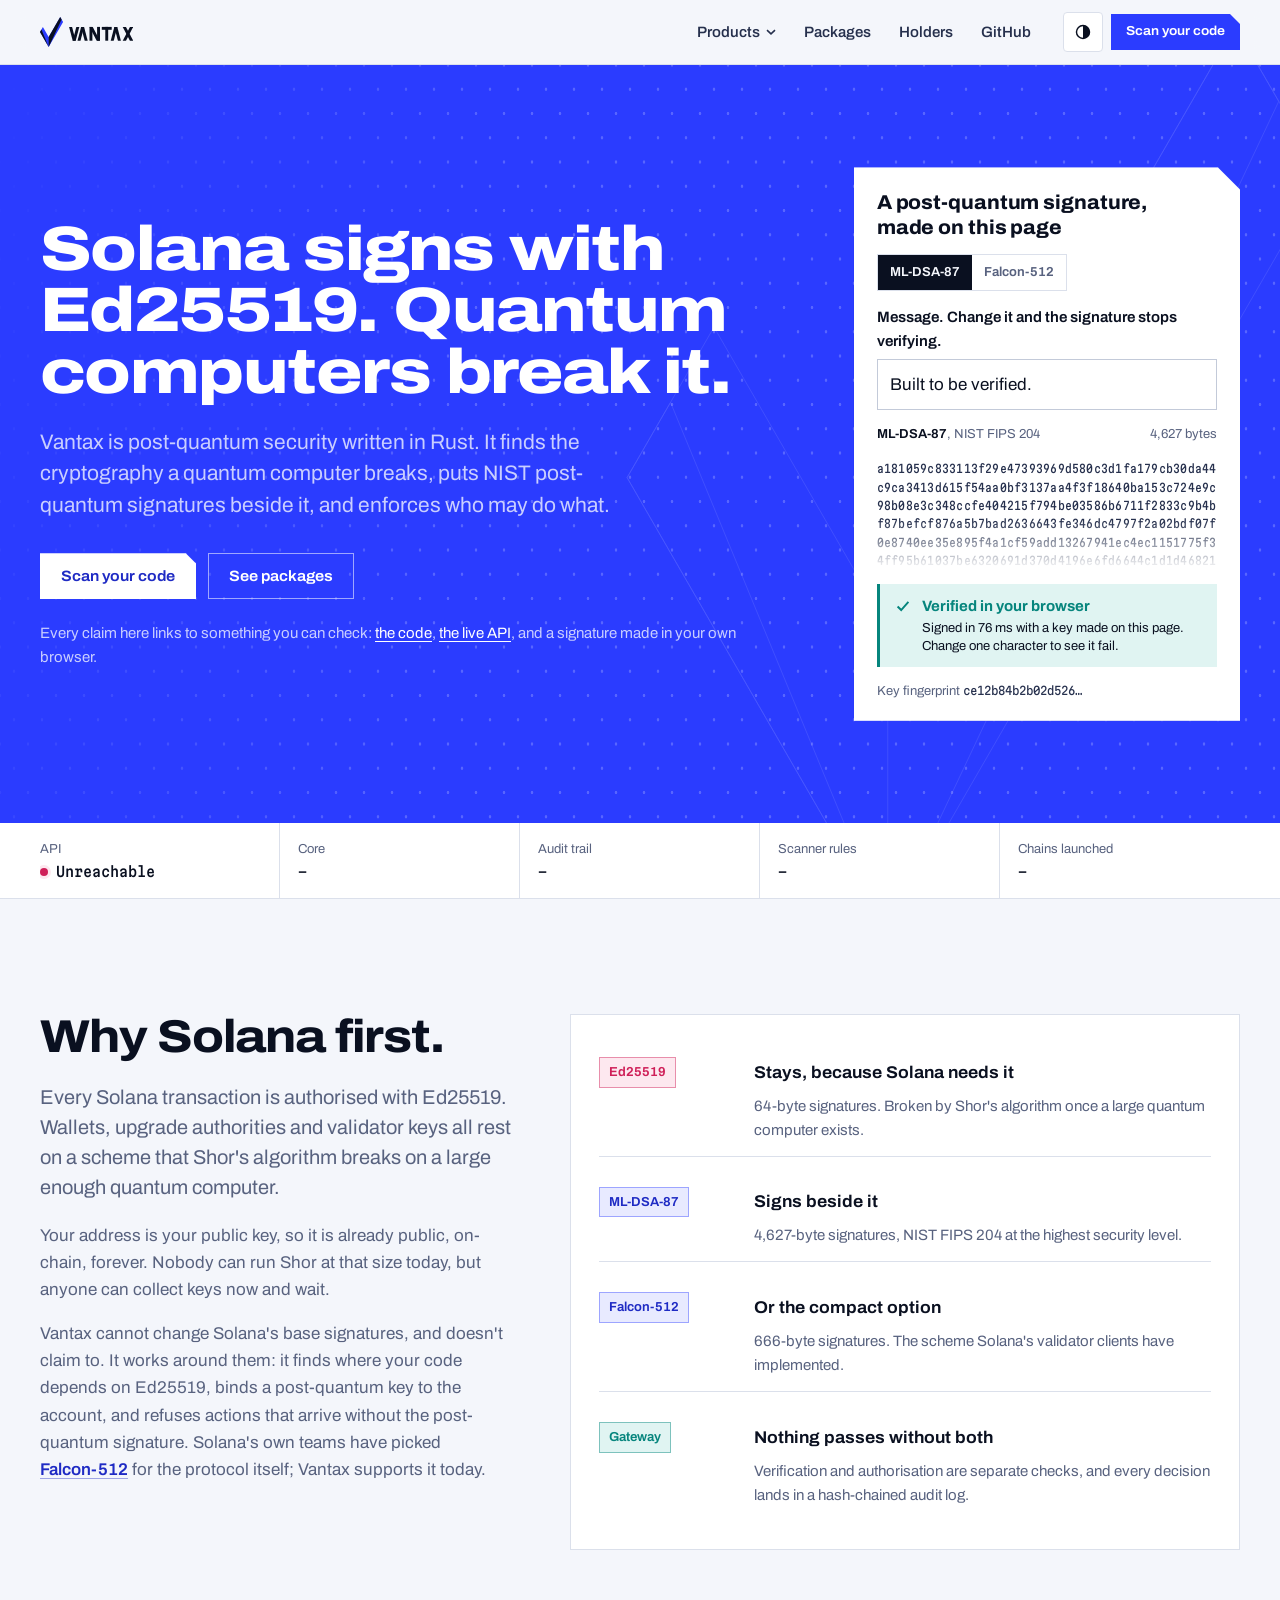
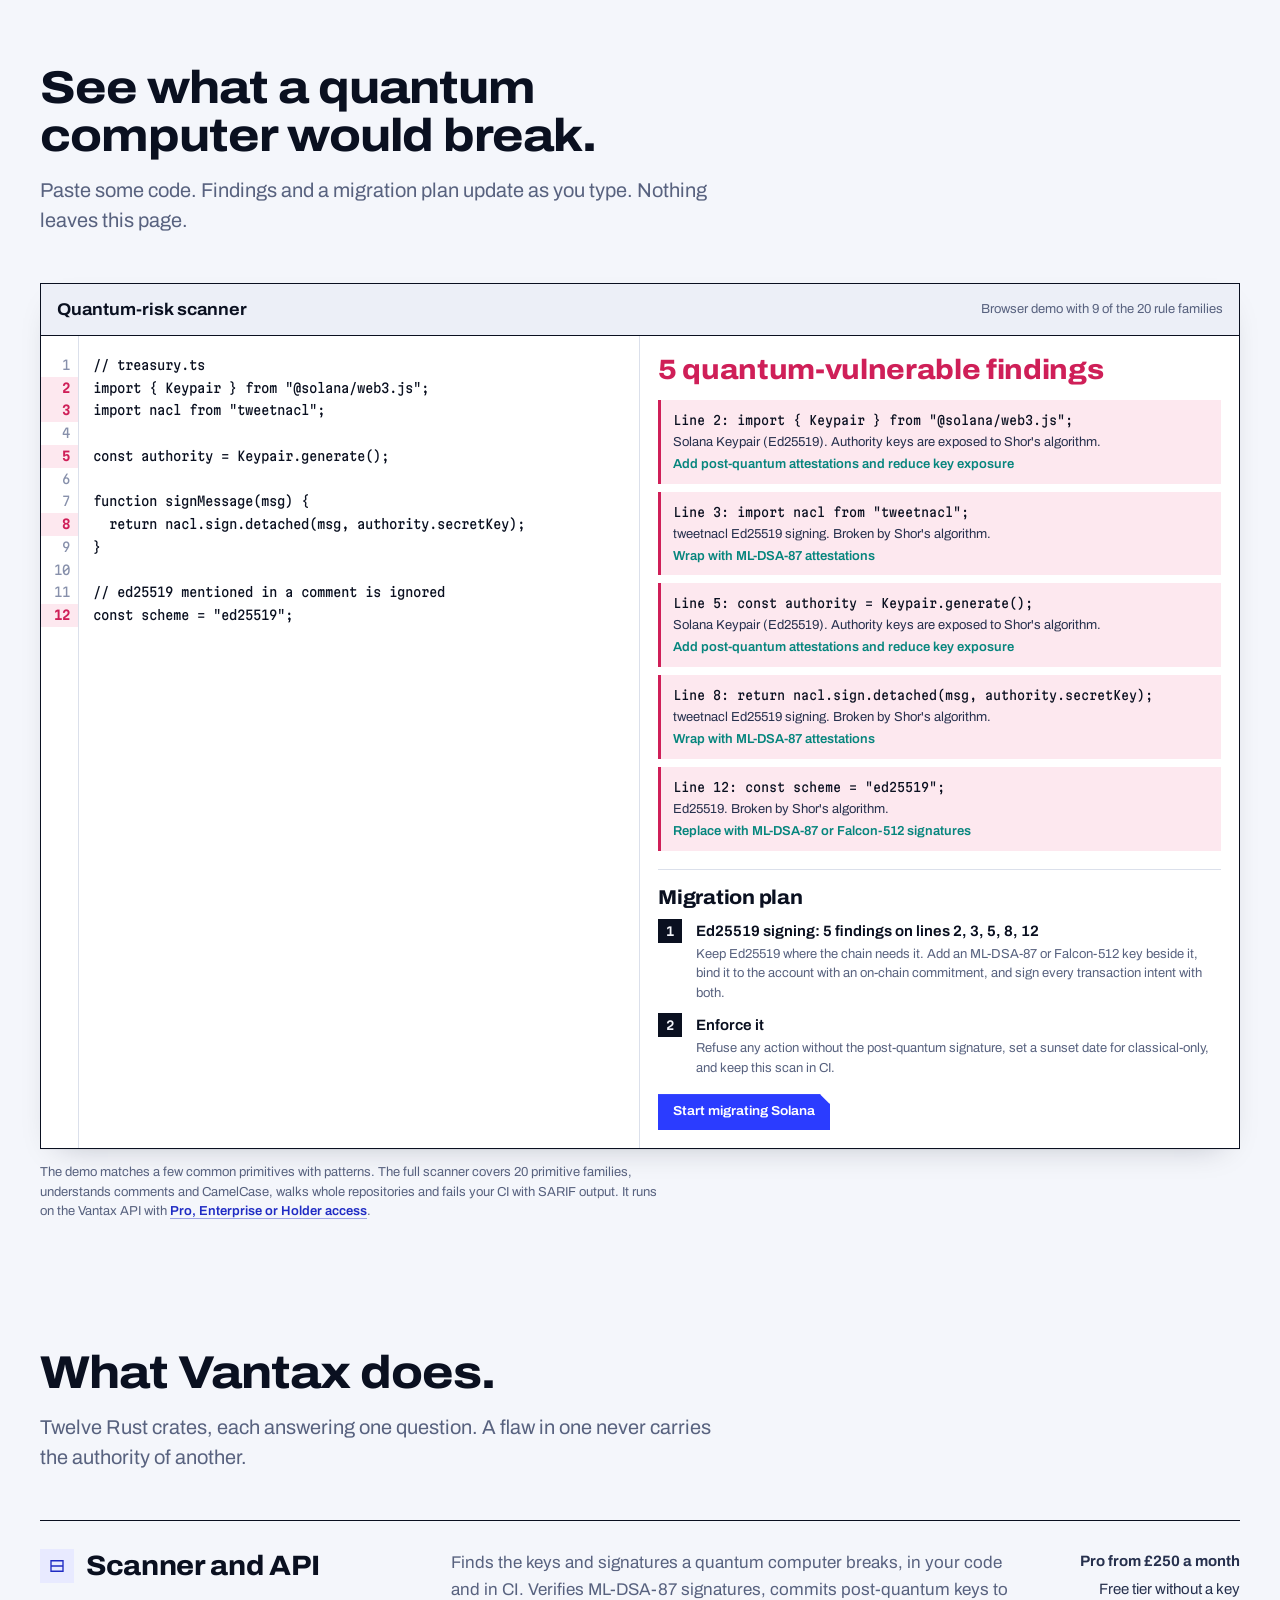
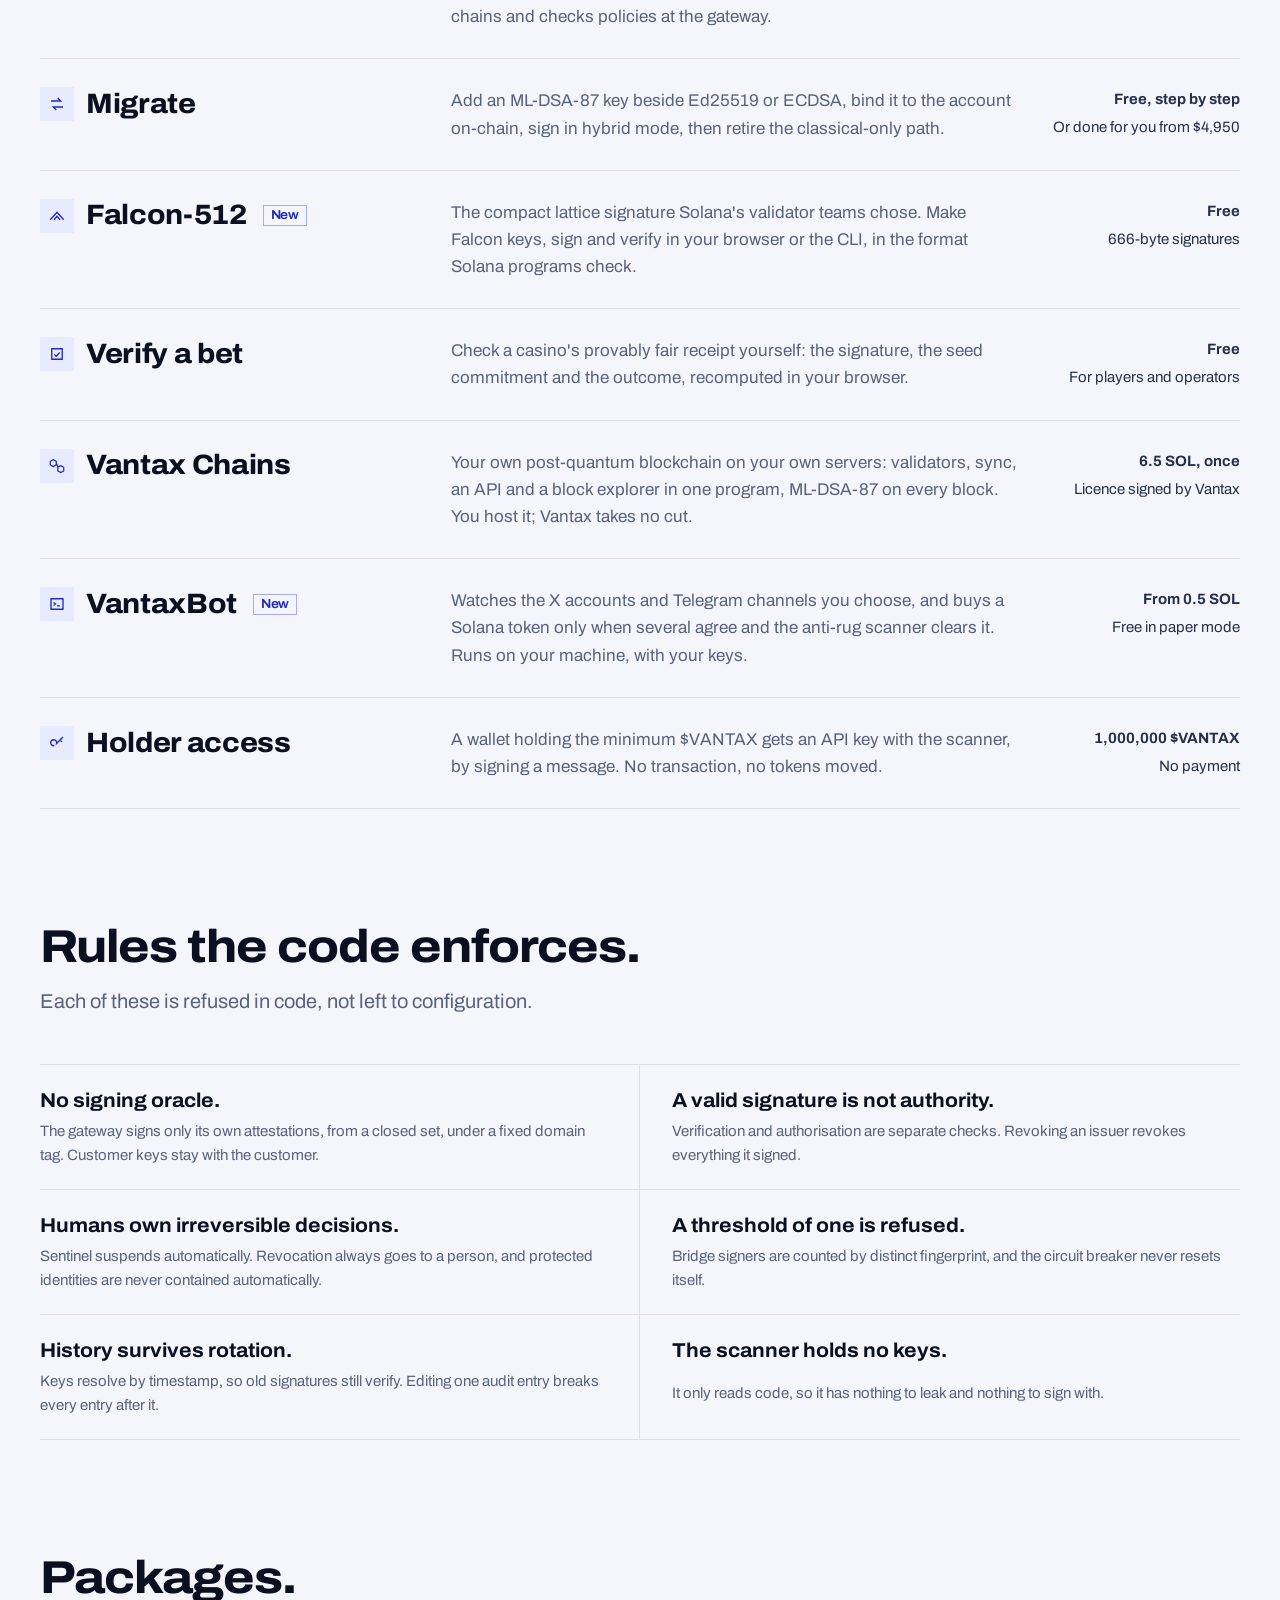
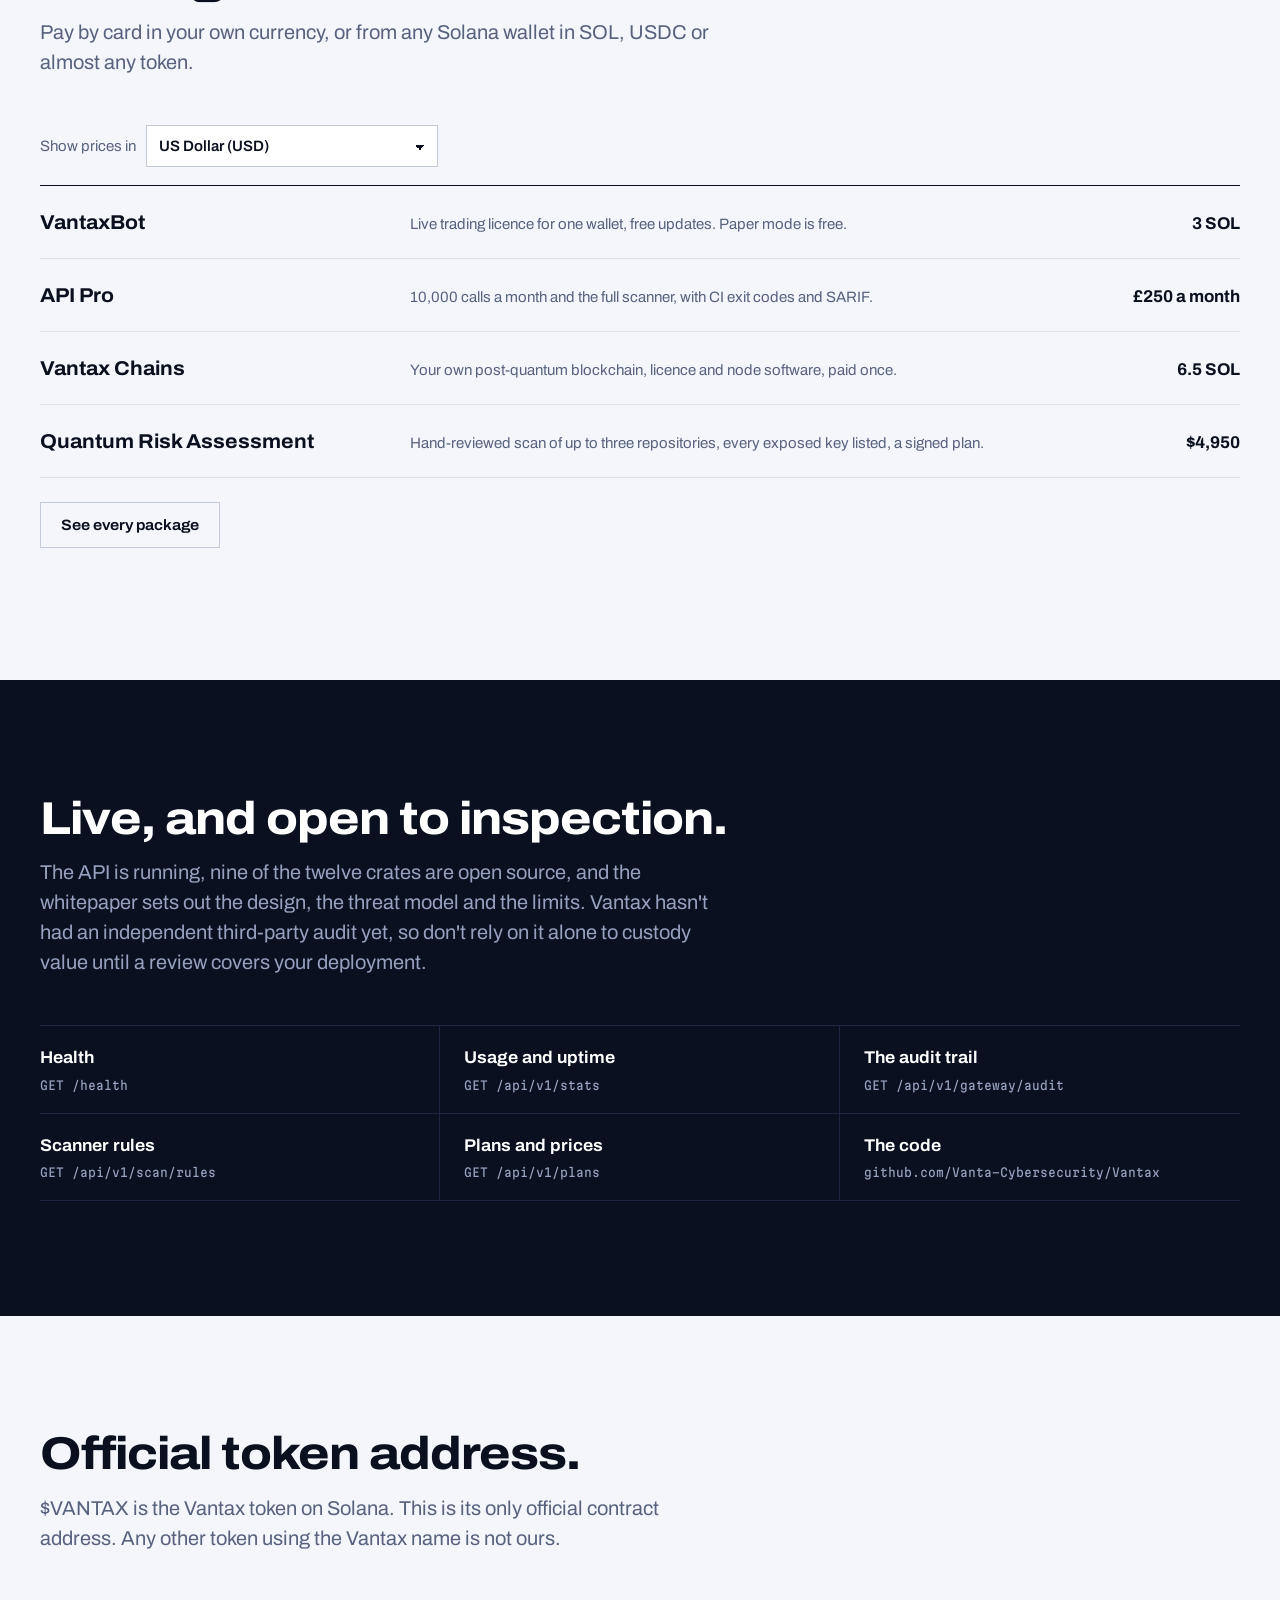
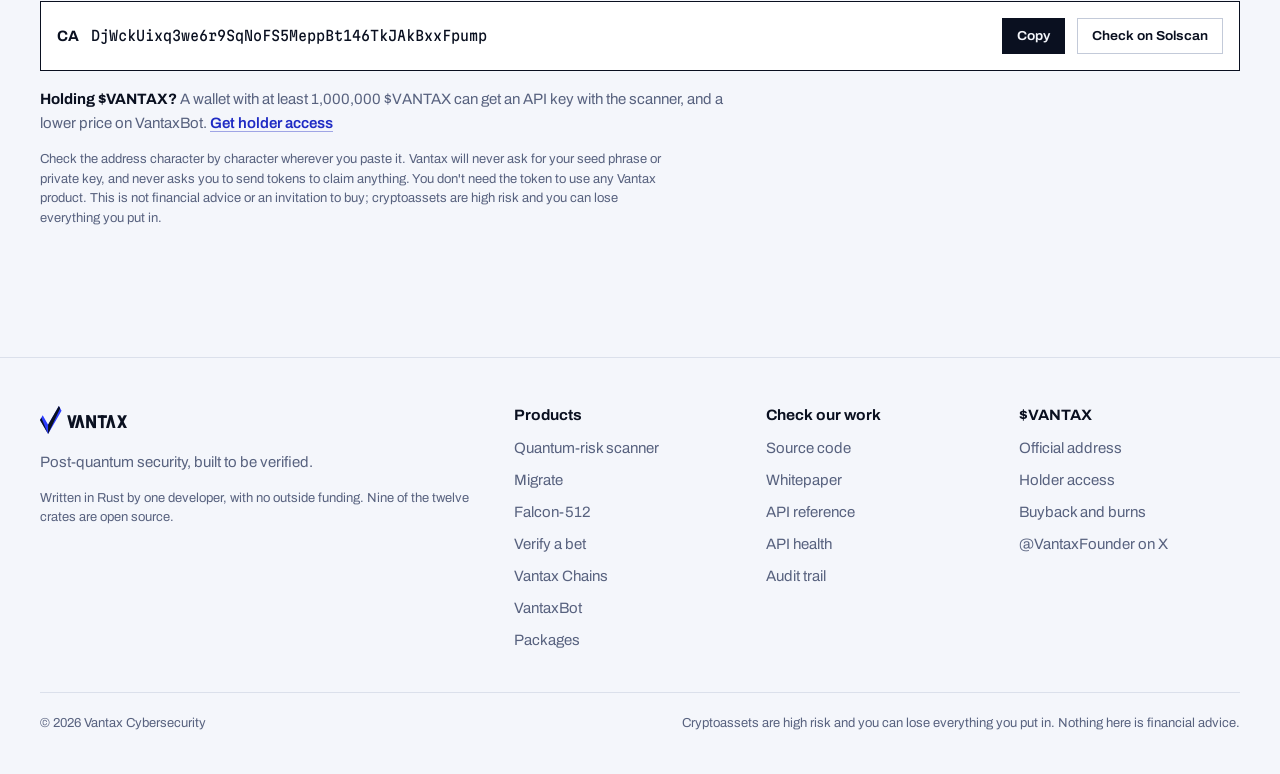
<file: site/index.html>
<!DOCTYPE html>
<html lang="en">
<head>
<meta charset="utf-8">
<meta name="viewport" content="width=device-width, initial-scale=1, viewport-fit=cover">
<!-- Base URL of the Vantax API (no trailing slash). Empty means this site's own
     origin, for when the site and the API share a host (nginx proxies /api/). -->
<meta name="vantax-api" content="https://api.vantax-cybersecurity.com">
<!-- Where the VantaxBot store runs (see the bot's deploy guide). -->
<meta name="vantax-store" content="https://store.vantax-cybersecurity.com">
<meta name="theme-color" content="#2b3cff">
<link rel="preload" href="assets/fonts/archivo.woff2" as="font" type="font/woff2" crossorigin>
<link rel="stylesheet" href="assets/vantax.css">
<link rel="icon" href="favicon.ico" sizes="48x48">
<link rel="icon" href="favicon.svg" type="image/svg+xml">
<link rel="apple-touch-icon" href="apple-touch-icon.png">
<link rel="manifest" href="site.webmanifest">
<script>try{var t=localStorage.getItem("vantax-theme");if(t==="light"||t==="dark")document.documentElement.setAttribute("data-theme",t)}catch(e){}</script>
<script src="assets/vantax.js" defer></script>
<title>Vantax: post-quantum security for Solana</title>
<meta name="description" content="Vantax is post-quantum security in Rust, starting with Solana: ML-DSA-87 and Falcon-512 signatures, a migration scanner, a policy gateway, provably fair checks and your own post-quantum chain.">
<link rel="canonical" href="https://vantax-cybersecurity.com/">
<meta property="og:type" content="website">
<meta property="og:url" content="https://vantax-cybersecurity.com/">
<meta property="og:title" content="Vantax: post-quantum security for Solana">
<meta property="og:description" content="Solana signs with Ed25519. Quantum computers break it. Vantax is post-quantum security in Rust, built to be verified.">
<meta name="twitter:card" content="summary">
<meta name="twitter:site" content="@VantaxFounder">
</head>
<body>
<a class="skip" href="#main">Skip to content</a>
<header class="site-header">
  <div class="shell">
    <a class="brand" href="index.html" aria-label="Vantax home"><svg viewBox="0 0 372.84 120" role="img" aria-label="Vantax" xmlns="http://www.w3.org/2000/svg"><path class="v-main" d="M34.64 120 L92.38 20 L80.83 0 L34.64 80 L11.55 40 L0 60 Z"/><path class="v-facet" d="M34.64 120 L5.77 50 L0 60 Z"/><path class="v-facet" d="M34.64 120 L86.6 10 L80.83 0 L34.64 80 Z"/><g class="wm"><path d="M116.38 39.6 L128.36 39.6 L142.79 94.8 L130.81 94.8 Z"/><path d="M145.24 39.6 L157.22 39.6 L142.79 94.8 L130.81 94.8 Z"/><path d="M149.97 94.8 L161.95 94.8 L176.38 39.6 L164.4 39.6 Z"/><path d="M178.83 94.8 L190.81 94.8 L176.38 39.6 L164.4 39.6 Z"/><path d="M197.99 39.6 L209.58 39.6 L209.58 94.8 L197.99 94.8 Z"/><path d="M228.35 39.6 L239.94 39.6 L239.94 94.8 L228.35 94.8 Z"/><path d="M197.99 39.6 L211.07 39.6 L239.94 94.8 L226.86 94.8 Z"/><path d="M247.12 39.6 L286.86 39.6 L286.86 51.19 L247.12 51.19 Z"/><path d="M261.19 39.6 L272.79 39.6 L272.79 94.8 L261.19 94.8 Z"/><path d="M282.87 94.8 L294.85 94.8 L309.28 39.6 L297.3 39.6 Z"/><path d="M311.73 94.8 L323.71 94.8 L309.28 39.6 L297.3 39.6 Z"/><path d="M330.89 39.6 L343.97 39.6 L372.84 94.8 L359.76 94.8 Z"/><path d="M359.76 39.6 L372.84 39.6 L343.97 94.8 L330.89 94.8 Z"/></g></svg></a>
    <nav class="nav" aria-label="Main">
      <div class="menu-wrap">
        <button type="button" data-menu aria-expanded="false" aria-controls="products-menu">Products <svg viewBox="0 0 10 10" aria-hidden="true"><path d="M1 3.2l4 3.6 4-3.6" fill="none" stroke="currentColor" stroke-width="1.6"/></svg></button>
        <div class="menu" id="products-menu" hidden>
          <a href="index.html#scanner"><b>Quantum-risk scanner</b><span>Find the keys and signatures a quantum computer breaks.</span></a>
          <a href="migrate.html"><b>Migrate</b><span>Add ML-DSA-87 next to Ed25519 or ECDSA, then enforce it.</span></a>
          <a href="falcon.html"><b>Falcon-512</b><span>The post-quantum signature Solana's validator teams picked.</span></a>
          <a href="verify.html"><b>Verify a bet</b><span>Check a casino's provably fair receipt in your browser.</span></a>
          <a href="launch.html"><b>Vantax Chains</b><span>Your own post-quantum blockchain, on your own servers.</span></a>
          <a href="bot.html"><b>VantaxBot</b><span>Signal trading that waits for the anti-rug scanner.</span></a>
        </div>
      </div>
      <a href="packages.html">Packages</a>
      <a href="holders.html">Holders</a>
      <a href="https://github.com/Vanta-Cybersecurity/Vantax">GitHub</a>
    </nav>
    <div class="header-tools">
      <button class="icon-btn" type="button" data-theme-toggle aria-label="Switch theme"><svg viewBox="0 0 20 20" aria-hidden="true"><circle cx="10" cy="10" r="7.25" fill="none" stroke="currentColor" stroke-width="1.6"/><path d="M10 2.75a7.25 7.25 0 0 1 0 14.5z" fill="currentColor"/></svg></button>
      <a class="btn p sm header-cta" href="index.html#scanner">Scan your code</a>
      <button class="icon-btn menu-btn" type="button" data-sheet aria-expanded="false" aria-controls="sheet" aria-label="Open menu"><svg viewBox="0 0 20 20" aria-hidden="true"><path d="M3 7h14M3 13h14" stroke="currentColor" stroke-width="1.8"/></svg></button>
    </div>
  </div>
</header>
<nav class="sheet" id="sheet" hidden aria-label="Menu">
  <a href="index.html#scanner">Quantum-risk scanner <span>Find what a quantum computer breaks</span></a>
  <a href="migrate.html">Migrate <span>ML-DSA-87 next to your keys</span></a>
  <a href="falcon.html">Falcon-512 <span>Solana's post-quantum signature</span></a>
  <a href="verify.html">Verify a bet <span>Provably fair, checked by you</span></a>
  <a href="launch.html">Vantax Chains <span>Your own post-quantum chain</span></a>
  <a href="bot.html">VantaxBot <span>Signal trading with rug checks</span></a>
  <a href="packages.html">Packages <span>Pay in any currency</span></a>
  <a href="holders.html">Holder access <span>For $VANTAX holders</span></a>
  <a href="https://github.com/Vanta-Cybersecurity/Vantax">GitHub <span>Read the code</span></a>
  <a class="btn p" href="index.html#scanner">Scan your code</a>
</nav>

<main id="main">
  <section class="field hero" aria-labelledby="hero-title">
    <svg class="lattice-v" viewBox="-4 -4 101 128" aria-hidden="true"><path d="M34.64 120 L92.38 20 L80.83 0 L34.64 80 L11.55 40 L0 60 Z"/><path d="M34.64 120 L5.77 50 L0 60 Z"/><path d="M34.64 120 L86.6 10 L80.83 0 L34.64 80 Z"/></svg>
    <div class="shell hero-grid">
      <div>
        <h1 id="hero-title">Solana signs with Ed25519. Quantum computers break it.</h1>
        <p class="lede">Vantax is post-quantum security written in Rust. It finds the cryptography a quantum computer breaks, puts NIST post-quantum signatures beside it, and enforces who may do what.</p>
        <div class="cluster">
          <a class="btn p" href="#scanner">Scan your code</a>
          <a class="btn" href="packages.html">See packages</a>
        </div>
        <p class="hero-note">Every claim here links to something you can check: <a href="https://github.com/Vanta-Cybersecurity/Vantax">the code</a>, <a href="#proof">the live API</a>, and a signature made in your own browser.</p>
      </div>

      <aside class="sigcard" aria-labelledby="sig-title">
        <h2 id="sig-title">A post-quantum signature, made on this page</h2>
        <div class="sig-algos" role="group" aria-label="Signature scheme" id="sig-algos" hidden>
          <button type="button" aria-pressed="true" data-algo="mldsa">ML-DSA-87</button>
          <button type="button" aria-pressed="false" data-algo="falcon">Falcon-512</button>
        </div>
        <div class="fld">
          <label for="sig-msg">Message. Change it and the signature stops verifying.</label>
          <input class="sig-msg" id="sig-msg" value="Built to be verified." maxlength="160" autocomplete="off" spellcheck="false">
        </div>
        <div class="sig-meta"><span id="sig-scheme"><b>ML-DSA-87</b>, NIST FIPS 204</span><span id="sig-size" class="num">4,627 bytes</span></div>
        <pre class="sig-hex" id="sig-hex" aria-label="The signature, in hexadecimal"></pre>
        <p class="sig-state" id="sig-state" role="status"><span class="spinner" aria-hidden="true"></span><b>Making a key in your browser…</b></p>
        <div class="sig-foot">
          <button class="btn sm" type="button" id="sig-resign" hidden>Sign this message</button>
          <span>Key fingerprint <code id="sig-fp">…</code></span>
        </div>
      </aside>
    </div>
  </section>

  <section class="strip" aria-label="Live status of the Vantax API">
    <div class="shell">
      <dl>
        <div><dt>API</dt><dd id="st-api"><span class="dot"></span>Checking…</dd></div>
        <div><dt>Core</dt><dd id="st-core">–</dd></div>
        <div><dt>Audit trail</dt><dd id="st-audit">–</dd></div>
        <div><dt>Scanner rules</dt><dd id="st-rules">–</dd></div>
        <div><dt>Chains launched</dt><dd id="st-chains">–</dd></div>
      </dl>
    </div>
  </section>

  <section class="section" id="solana" aria-labelledby="solana-title">
    <div class="shell split">
      <div class="prose">
        <h2 id="solana-title">Why Solana first.</h2>
        <p class="kicker" style="margin-top:20px">Every Solana transaction is authorised with Ed25519. Wallets, upgrade authorities and validator keys all rest on a scheme that Shor's algorithm breaks on a large enough quantum computer.</p>
        <p>Your address is your public key, so it is already public, on-chain, forever. Nobody can run Shor at that size today, but anyone can collect keys now and wait.</p>
        <p>Vantax cannot change Solana's base signatures, and doesn't claim to. It works around them: it finds where your code depends on Ed25519, binds a post-quantum key to the account, and refuses actions that arrive without the post-quantum signature. Solana's own teams have picked <a class="link nowrap" href="falcon.html">Falcon-512</a> for the protocol itself; Vantax supports it today.</p>
      </div>
      <div class="hybrid" aria-label="How hybrid signing works">
        <div class="hybrid-row"><span class="tag risk">Ed25519</span><b>Stays, because Solana needs it</b><p>64-byte signatures. Broken by Shor's algorithm once a large quantum computer exists.</p></div>
        <div class="hybrid-row"><span class="tag blue">ML-DSA-87</span><b>Signs beside it</b><p>4,627-byte signatures, NIST FIPS 204 at the highest security level.</p></div>
        <div class="hybrid-row"><span class="tag blue">Falcon-512</span><b>Or the compact option</b><p>666-byte signatures. The scheme Solana's validator clients have implemented.</p></div>
        <div class="hybrid-row"><span class="tag safe">Gateway</span><b>Nothing passes without both</b><p>Verification and authorisation are separate checks, and every decision lands in a hash-chained audit log.</p></div>
      </div>
    </div>
  </section>

  <section class="section" id="scanner" aria-labelledby="scanner-title">
    <div class="shell">
      <div class="section-head">
        <h2 id="scanner-title">See what a quantum computer would break.</h2>
        <p>Paste some code. Findings and a migration plan update as you type. Nothing leaves this page.</p>
      </div>
      <div class="instrument">
        <div class="instrument-head"><b>Quantum-risk scanner</b><span>Browser demo with 9 of the 20 rule families</span></div>
        <div class="instrument-cols">
          <div class="editor">
            <div class="gutter" id="gutter" aria-hidden="true"></div>
            <label class="sr-only" for="code">Source code to scan</label>
<textarea id="code" spellcheck="false" autocapitalize="off" autocomplete="off" wrap="off">// treasury.ts
import { Keypair } from "@solana/web3.js";
import nacl from "tweetnacl";

const authority = Keypair.generate();

function signMessage(msg) {
  return nacl.sign.detached(msg, authority.secretKey);
}

// ed25519 mentioned in a comment is ignored
const scheme = "ed25519";</textarea>
          </div>
          <div class="results" id="res" aria-live="polite"></div>
        </div>
      </div>
      <p class="tiny mute" style="margin-top:14px;max-width:90ch">The demo matches a few common primitives with patterns. The full scanner covers 20 primitive families, understands comments and CamelCase, walks whole repositories and fails your CI with SARIF output. It runs on the Vantax API with <a class="link" href="packages.html#api">Pro, Enterprise or Holder access</a>.</p>
    </div>
  </section>

  <section class="section" id="products" aria-labelledby="products-title">
    <div class="shell">
      <div class="section-head">
        <h2 id="products-title">What Vantax does.</h2>
        <p>Twelve Rust crates, each answering one question. A flaw in one never carries the authority of another.</p>
      </div>
      <div class="products">
        <a class="product" href="packages.html#api">
          <h3><span class="glyph" aria-hidden="true"><svg viewBox="0 0 24 24"><path d="M4 5h16v14H4z M4 12h16" fill="none" stroke="currentColor" stroke-width="1.8"/></svg></span>Scanner and API</h3>
          <p>Finds the keys and signatures a quantum computer breaks, in your code and in CI. Verifies ML-DSA-87 signatures, commits post-quantum keys to chains and checks policies at the gateway.</p>
          <div class="meta"><b data-fill="pro-price">Pro from £250 a month</b><span>Free tier without a key</span></div>
        </a>
        <a class="product" href="migrate.html">
          <h3><span class="glyph" aria-hidden="true"><svg viewBox="0 0 24 24"><path d="M4 8h13l-4-4M20 16H7l4 4" fill="none" stroke="currentColor" stroke-width="1.8"/></svg></span>Migrate</h3>
          <p>Add an ML-DSA-87 key beside Ed25519 or ECDSA, bind it to the account on-chain, sign in hybrid mode, then retire the classical-only path.</p>
          <div class="meta"><b>Free, step by step</b><span>Or done for you from $4,950</span></div>
        </a>
        <a class="product" href="falcon.html">
          <h3><span class="glyph" aria-hidden="true"><svg viewBox="0 0 24 24"><path d="M3 17l9-10 9 10M8 17l4-4.5 4 4.5" fill="none" stroke="currentColor" stroke-width="1.8"/></svg></span>Falcon-512 <span class="new">New</span></h3>
          <p>The compact lattice signature Solana's validator teams chose. Make Falcon keys, sign and verify in your browser or the CLI, in the format Solana programs check.</p>
          <div class="meta"><b>Free</b><span>666-byte signatures</span></div>
        </a>
        <a class="product" href="verify.html">
          <h3><span class="glyph" aria-hidden="true"><svg viewBox="0 0 24 24"><path d="M5 5h14v14H5z M8.5 12.5l2.5 2.5 4.5-5" fill="none" stroke="currentColor" stroke-width="1.8"/></svg></span>Verify a bet</h3>
          <p>Check a casino's provably fair receipt yourself: the signature, the seed commitment and the outcome, recomputed in your browser.</p>
          <div class="meta"><b>Free</b><span>For players and operators</span></div>
        </a>
        <a class="product" href="launch.html">
          <h3><span class="glyph" aria-hidden="true"><svg viewBox="0 0 24 24"><path d="M7 3.5l4 2.3v4.6l-4 2.3-4-2.3V5.8z M17 11.5l4 2.3v4.6l-4 2.3-4-2.3v-4.6z M11 8l2 5" fill="none" stroke="currentColor" stroke-width="1.6"/></svg></span>Vantax Chains</h3>
          <p>Your own post-quantum blockchain on your own servers: validators, sync, an API and a block explorer in one program, ML-DSA-87 on every block. You host it; Vantax takes no cut.</p>
          <div class="meta"><b data-fill="chains-price">6.5 SOL, once</b><span>Licence signed by Vantax</span></div>
        </a>
        <a class="product" href="bot.html">
          <h3><span class="glyph" aria-hidden="true"><svg viewBox="0 0 24 24"><path d="M4 5h16v14H4z M7.5 10l2.5 2-2.5 2M12 14.5h4" fill="none" stroke="currentColor" stroke-width="1.8"/></svg></span>VantaxBot <span class="new">New</span></h3>
          <p>Watches the X accounts and Telegram channels you choose, and buys a Solana token only when several agree and the anti-rug scanner clears it. Runs on your machine, with your keys.</p>
          <div class="meta"><b data-fill="bot-price">From 0.5 SOL</b><span>Free in paper mode</span></div>
        </a>
        <a class="product" href="holders.html">
          <h3><span class="glyph" aria-hidden="true"><svg viewBox="0 0 24 24"><path d="M8.5 15.5a4 4 0 1 1 3-3L20 4M16 8l2.5 2.5" fill="none" stroke="currentColor" stroke-width="1.8"/></svg></span>Holder access</h3>
          <p>A wallet holding the minimum $VANTAX gets an API key with the scanner, by signing a message. No transaction, no tokens moved.</p>
          <div class="meta"><b><span id="holders-min">1,000,000</span> $VANTAX</b><span>No payment</span></div>
        </a>
      </div>
    </div>
  </section>

  <section class="section" id="rules" aria-labelledby="rules-title">
    <div class="shell">
      <div class="section-head">
        <h2 id="rules-title">Rules the code enforces.</h2>
        <p>Each of these is refused in code, not left to configuration.</p>
      </div>
      <ul class="rules">
        <li><b>No signing oracle.</b><span>The gateway signs only its own attestations, from a closed set, under a fixed domain tag. Customer keys stay with the customer.</span></li>
        <li><b>A valid signature is not authority.</b><span>Verification and authorisation are separate checks. Revoking an issuer revokes everything it signed.</span></li>
        <li><b>Humans own irreversible decisions.</b><span>Sentinel suspends automatically. Revocation always goes to a person, and protected identities are never contained automatically.</span></li>
        <li><b>A threshold of one is refused.</b><span>Bridge signers are counted by distinct fingerprint, and the circuit breaker never resets itself.</span></li>
        <li><b>History survives rotation.</b><span>Keys resolve by timestamp, so old signatures still verify. Editing one audit entry breaks every entry after it.</span></li>
        <li><b>The scanner holds no keys.</b><span>It only reads code, so it has nothing to leak and nothing to sign with.</span></li>
      </ul>
    </div>
  </section>

  <section class="section" id="pricing" aria-labelledby="pricing-title">
    <div class="shell">
      <div class="section-head">
        <h2 id="pricing-title">Packages.</h2>
        <p>Pay by card in your own currency, or from any Solana wallet in SOL, USDC or almost any token.</p>
      </div>
      <div class="cluster" style="justify-content:space-between;margin-bottom:18px">
        <label class="currency">Show prices in <select data-currency-picker aria-label="Currency"></select></label>
      </div>
      <div class="pricelist">
        <a href="packages.html#bot"><b>VantaxBot</b><span class="what">Live trading licence for one wallet, free updates. Paper mode is free.</span><span class="cost"><span data-fill="bot-lifetime">3 SOL</span><small data-money data-alt data-amount="3" data-base="SOL" data-fill-amount="bot-lifetime"></small></span></a>
        <a href="packages.html#api"><b>API Pro</b><span class="what">10,000 calls a month and the full scanner, with CI exit codes and SARIF.</span><span class="cost"><span data-fill="pro-price-short">£250 a month</span><small data-money data-alt data-amount="250" data-base="GBP" data-suffix=" a month"></small></span></a>
        <a href="packages.html#chains"><b>Vantax Chains</b><span class="what">Your own post-quantum blockchain, licence and node software, paid once.</span><span class="cost"><span data-fill="chains-short">6.5 SOL</span><small data-money data-alt data-amount="6.5" data-base="SOL" data-fill-amount="chains"></small></span></a>
        <a href="packages.html#migration"><b>Quantum Risk Assessment</b><span class="what">Hand-reviewed scan of up to three repositories, every exposed key listed, a signed plan.</span><span class="cost">$4,950<small data-money data-alt data-amount="4950" data-base="USD"></small></span></a>
      </div>
      <p style="margin-top:24px"><a class="btn" href="packages.html">See every package</a></p>
    </div>
  </section>

  <section class="band section" id="proof" aria-labelledby="proof-title">
    <div class="shell">
      <div class="section-head">
        <h2 id="proof-title">Live, and open to inspection.</h2>
        <p>The API is running, nine of the twelve crates are open source, and the whitepaper sets out the design, the threat model and the limits. Vantax hasn't had an independent third-party audit yet, so don't rely on it alone to custody value until a review covers your deployment.</p>
      </div>
      <div class="proof">
        <a href="https://api.vantax-cybersecurity.com/health"><b>Health</b><code>GET /health</code></a>
        <a href="https://api.vantax-cybersecurity.com/api/v1/stats"><b>Usage and uptime</b><code>GET /api/v1/stats</code></a>
        <a href="https://api.vantax-cybersecurity.com/api/v1/gateway/audit"><b>The audit trail</b><code>GET /api/v1/gateway/audit</code></a>
        <a href="https://api.vantax-cybersecurity.com/api/v1/scan/rules"><b>Scanner rules</b><code>GET /api/v1/scan/rules</code></a>
        <a href="https://api.vantax-cybersecurity.com/api/v1/plans"><b>Plans and prices</b><code>GET /api/v1/plans</code></a>
        <a href="https://github.com/Vanta-Cybersecurity/Vantax"><b>The code</b><code>github.com/Vanta-Cybersecurity/Vantax</code></a>
      </div>
    </div>
  </section>

  <section class="section" id="token" aria-labelledby="token-title">
    <div class="shell">
      <div class="section-head">
        <h2 id="token-title">Official token address.</h2>
        <p>$VANTAX is the Vantax token on Solana. This is its only official contract address. Any other token using the Vantax name is not ours.</p>
      </div>
      <div class="ca">
        <span class="label">CA</span>
        <code id="ca">DjWckUixq3we6r9SqNoFS5MeppBt146TkJAkBxxFpump</code>
        <button class="btn sm ink" type="button" data-copy="#ca">Copy</button>
        <a class="btn sm" href="https://solscan.io/token/DjWckUixq3we6r9SqNoFS5MeppBt146TkJAkBxxFpump" rel="noopener">Check on Solscan</a>
      </div>
      <p class="small mute" style="margin-top:16px;max-width:80ch" id="holders-cta"><b style="color:var(--ink)">Holding $VANTAX?</b> A wallet with at least <span data-holders-min>1,000,000</span> $VANTAX can get an API key with the scanner, and a lower price on VantaxBot. <a class="link" href="holders.html">Get holder access</a></p>
      <p class="tiny mute" style="max-width:90ch">Check the address character by character wherever you paste it. Vantax will never ask for your seed phrase or private key, and never asks you to send tokens to claim anything. You don't need the token to use any Vantax product. This is not financial advice or an invitation to buy; cryptoassets are high risk and you can lose everything you put in.</p>
    </div>
  </section>
</main>

<footer class="site-footer">
  <div class="shell">
    <div class="foot-grid">
      <div class="foot-brand">
        <a href="index.html" aria-label="Vantax home"><svg viewBox="0 0 372.84 120" role="img" aria-label="Vantax" xmlns="http://www.w3.org/2000/svg"><path class="v-main" d="M34.64 120 L92.38 20 L80.83 0 L34.64 80 L11.55 40 L0 60 Z"/><path class="v-facet" d="M34.64 120 L5.77 50 L0 60 Z"/><path class="v-facet" d="M34.64 120 L86.6 10 L80.83 0 L34.64 80 Z"/><g class="wm"><path d="M116.38 39.6 L128.36 39.6 L142.79 94.8 L130.81 94.8 Z"/><path d="M145.24 39.6 L157.22 39.6 L142.79 94.8 L130.81 94.8 Z"/><path d="M149.97 94.8 L161.95 94.8 L176.38 39.6 L164.4 39.6 Z"/><path d="M178.83 94.8 L190.81 94.8 L176.38 39.6 L164.4 39.6 Z"/><path d="M197.99 39.6 L209.58 39.6 L209.58 94.8 L197.99 94.8 Z"/><path d="M228.35 39.6 L239.94 39.6 L239.94 94.8 L228.35 94.8 Z"/><path d="M197.99 39.6 L211.07 39.6 L239.94 94.8 L226.86 94.8 Z"/><path d="M247.12 39.6 L286.86 39.6 L286.86 51.19 L247.12 51.19 Z"/><path d="M261.19 39.6 L272.79 39.6 L272.79 94.8 L261.19 94.8 Z"/><path d="M282.87 94.8 L294.85 94.8 L309.28 39.6 L297.3 39.6 Z"/><path d="M311.73 94.8 L323.71 94.8 L309.28 39.6 L297.3 39.6 Z"/><path d="M330.89 39.6 L343.97 39.6 L372.84 94.8 L359.76 94.8 Z"/><path d="M359.76 39.6 L372.84 39.6 L343.97 94.8 L330.89 94.8 Z"/></g></svg></a>
        <p>Post-quantum security, built to be verified.</p>
        <p class="tiny">Written in Rust by one developer, with no outside funding. Nine of the twelve crates are open source.</p>
      </div>
      <div>
        <h4>Products</h4>
        <ul>
          <li><a href="index.html#scanner">Quantum-risk scanner</a></li>
          <li><a href="migrate.html">Migrate</a></li>
          <li><a href="falcon.html">Falcon-512</a></li>
          <li><a href="verify.html">Verify a bet</a></li>
          <li><a href="launch.html">Vantax Chains</a></li>
          <li><a href="bot.html">VantaxBot</a></li>
          <li><a href="packages.html">Packages</a></li>
        </ul>
      </div>
      <div>
        <h4>Check our work</h4>
        <ul>
          <li><a href="https://github.com/Vanta-Cybersecurity/Vantax">Source code</a></li>
          <li><a href="https://github.com/Vanta-Cybersecurity/Vantax/blob/main/docs/WHITEPAPER.md">Whitepaper</a></li>
          <li><a href="https://github.com/Vanta-Cybersecurity/Vantax/blob/main/docs/API.md">API reference</a></li>
          <li><a href="https://api.vantax-cybersecurity.com/health">API health</a></li>
          <li><a href="https://api.vantax-cybersecurity.com/api/v1/gateway/audit">Audit trail</a></li>
        </ul>
      </div>
      <div>
        <h4>$VANTAX</h4>
        <ul>
          <li><a href="index.html#token">Official address</a></li>
          <li><a href="holders.html">Holder access</a></li>
          <li><a href="burns.html">Buyback and burns</a></li>
          <li><a href="https://x.com/VantaxFounder">@VantaxFounder on X</a></li>
        </ul>
      </div>
    </div>
    <div class="foot-legal">
      <span>© 2026 Vantax Cybersecurity</span>
      <span>Cryptoassets are high risk and you can lose everything you put in. Nothing here is financial advice.</span>
    </div>
  </div>
</footer>

<script type="module">
// The hero signature: a fresh key made in this tab, the message signed, and
// every keystroke checked against that signature. Nothing is sent anywhere.
import { loadVantax } from "./wasm/vantax.js";
import { loadFalcon } from "./wasm/falcon.js";
const $ = (id) => document.getElementById(id);
const state = $("sig-state"), hex = $("sig-hex"), msg = $("sig-msg"), resign = $("sig-resign");
const tick = '<svg viewBox="0 0 20 20" aria-hidden="true"><path d="M4 10.5l4 4 8-9" fill="none" stroke="currentColor" stroke-width="2.2"/></svg>';
const cross = '<svg viewBox="0 0 20 20" aria-hidden="true"><path d="M5 5l10 10M15 5L5 15" fill="none" stroke="currentColor" stroke-width="2.2"/></svg>';
const SCHEMES = {
  mldsa: { name: "ML-DSA-87", std: "NIST FIPS 204" },
  falcon: { name: "Falcon-512", std: "the scheme Solana builds on" },
};
let vx, fn, algo = "mldsa", key, pub, sig, signedText;
function show(kind, title, detail) {
  state.className = "sig-state" + (kind ? " " + kind : "");
  state.innerHTML = (kind === "ok" ? tick : kind === "bad" ? cross : "") + "<div><b></b><span></span></div>";
  state.querySelector("b").textContent = title; state.querySelector("span").textContent = detail || "";
}
function stream(text) {
  // One reveal: the hex arrives in a few frames, then stays put.
  const reduce = matchMedia("(prefers-reduced-motion: reduce)").matches;
  if (reduce) { hex.textContent = text; return; }
  let i = 0; const step = Math.ceil(text.length / 24);
  (function frame() { i = Math.min(text.length, i + step); hex.textContent = text.slice(0, i); if (i < text.length) requestAnimationFrame(frame); })();
}
function api() {
  if (algo === "falcon") return { keygen: () => fn.keygen(), publicKey: (k) => fn.publicKey(k), sign: (k, m) => fn.sign(k, m), verify: (p, s, m) => fn.verify(p, s, m) };
  return { keygen: vx.keygen, publicKey: vx.publicKey, sign: vx.sign, verify: vx.verify };
}
function sign() {
  const a = api(), t0 = performance.now();
  if (!key) { key = a.keygen(); pub = a.publicKey(key); }
  signedText = msg.value; sig = a.sign(key, signedText);
  const ms = Math.max(1, Math.round(performance.now() - t0));
  $("sig-scheme").innerHTML = "<b>" + SCHEMES[algo].name + "</b>, " + SCHEMES[algo].std;
  $("sig-size").textContent = (sig.signature.length / 2).toLocaleString() + " bytes";
  $("sig-fp").textContent = key.fingerprint.slice(0, 16) + "…";
  hex.classList.remove("stale"); stream(sig.signature);
  show("ok", "Verified in your browser", "Signed in " + ms + " ms with a key made on this page. Change one character to see it fail.");
  resign.hidden = true;
}
function check() {
  if (!sig) return;
  const r = api().verify(pub, sig, msg.value);
  if (r.valid) { show("ok", "Verified in your browser", msg.value === signedText ? "This signature matches this exact message." : "Matches."); hex.classList.remove("stale"); resign.hidden = true; }
  else { show("bad", "Doesn't verify", "The signature was made for different words. Even one character changes everything."); hex.classList.add("stale"); resign.hidden = false; }
}
msg.addEventListener("input", check);
resign.addEventListener("click", () => { sign(); msg.focus(); });
document.querySelectorAll("#sig-algos button").forEach((b) => b.addEventListener("click", () => {
  if (b.dataset.algo === algo) return;
  algo = b.dataset.algo; key = null;
  document.querySelectorAll("#sig-algos button").forEach((x) => x.setAttribute("aria-pressed", x === b ? "true" : "false"));
  sign();
}));
try {
  vx = await loadVantax(new URL("./wasm/vantax_wasm.wasm", import.meta.url));
  sign();
  // Falcon-512 is a second, 90 KB module: offer it once it has loaded.
  loadFalcon(new URL("./wasm/falcon512.wasm", import.meta.url), { hash: vx.hash })
    .then((f) => { fn = f; $("sig-algos").hidden = false; })
    .catch(() => {});
} catch (e) {
  show("bad", "Your browser couldn't run the signer", "It needs WebAssembly. The same code runs in the vantax CLI.");
}
</script>

<script>
(function(){
  // Quantum-risk scanner demo. Same rules as before, with line markers.
  var rules=[
    {re:/secp256k1/i,n:"secp256k1 (ECDSA)",s:"Broken by Shor's algorithm",f:"Replace with ML-DSA-87 signatures",fam:"ecdsa"},
    {re:/\bKeypair\b/,n:"Solana Keypair (Ed25519)",s:"Authority keys are exposed to Shor's algorithm",f:"Add post-quantum attestations and reduce key exposure",fam:"ed25519"},
    {re:/tweetnacl|\bnacl\.sign/,n:"tweetnacl Ed25519 signing",s:"Broken by Shor's algorithm",f:"Wrap with ML-DSA-87 attestations",fam:"ed25519"},
    {re:/ed25519[_-]dalek|ed25519_consensus/i,n:"ed25519-dalek",s:"Broken by Shor's algorithm",f:"Wrap with ML-DSA-87 attestations",fam:"ed25519"},
    {re:/\bed25519\b/i,n:"Ed25519",s:"Broken by Shor's algorithm",f:"Replace with ML-DSA-87 or Falcon-512 signatures",fam:"ed25519"},
    {re:/\becdsa\b/i,n:"ECDSA",s:"Broken by Shor's algorithm",f:"Replace with ML-DSA-87 signatures",fam:"ecdsa"},
    {re:/["'(\s.]rsa["')\s.,]|RSA[A-Z_]|\bRSA\b/,n:"RSA",s:"Broken by Shor's algorithm",f:"Replace with ML-DSA-87 (signing) or ML-KEM (key exchange)",fam:"rsa"},
    {re:/\b(p-?256|prime256v1|secp256r1)\b/i,n:"P-256",s:"Broken by Shor's algorithm",f:"Replace with ML-DSA-87 signatures",fam:"ecdsa"},
    {re:/\b(x25519|ecdh)\b/i,n:"ECDH / X25519",s:"Key exchange broken by Shor's algorithm",f:"Replace with ML-KEM",fam:"kex"}
  ];
  var families={
    ed25519:{n:"Ed25519 signing",d:"Keep Ed25519 where the chain needs it. Add an ML-DSA-87 or Falcon-512 key beside it, bind it to the account with an on-chain commitment, and sign every transaction intent with both."},
    ecdsa:{n:"ECDSA (secp256k1, P-256)",d:"Keep ECDSA where the chain needs it. Add an ML-DSA-87 key, bind it with a commitment (bytes32 on Ethereum, OP_RETURN on Bitcoin), and sign intents with both."},
    rsa:{n:"RSA",d:"Signatures: move to ML-DSA-87. Encryption and key exchange: move to ML-KEM (FIPS 203), hybrid while you transition."},
    kex:{n:"ECDH / X25519 key exchange",d:"Move to hybrid X25519 + ML-KEM-768, as TLS 1.3 now does. Vantax signs; use a FIPS 203 library for key exchange."}
  };
  var famOrder=["ed25519","ecdsa","rsa","kex"];
  var chainNames={solana:"Solana",ethereum:"Ethereum",bitcoin:"Bitcoin"};
  function guessChain(text,fams){
    if(/bitcoin|\bbtc\b|ripemd|bech32|p2wpkh|p2tr|psbt|satoshi/i.test(text))return "bitcoin";
    if(/solidity|ethers|\bviem\b|web3\.eth|ethereum|ecrecover|ECDSA\.sol|\bwei\b/i.test(text))return "ethereum";
    if(fams.ed25519)return "solana";
    if(fams.ecdsa)return "ethereum";
    return "solana";
  }
  var ta=document.getElementById("code"),res=document.getElementById("res"),gut=document.getElementById("gutter");
  function esc(s){return s.replace(/[&<>"]/g,function(c){return {"&":"&amp;","<":"&lt;",">":"&gt;",'"':"&quot;"}[c]})}
  function plan(fams,text){
    var steps=famOrder.filter(function(k){return fams[k]}).map(function(k){
      var lines=fams[k].filter(function(v,i,a){return a.indexOf(v)===i}).sort(function(a,b){return a-b});
      return '<li><b>'+families[k].n+': '+fams[k].length+' finding'+(fams[k].length>1?'s':'')+' on line'+(lines.length>1?'s ':' ')+lines.join(", ")+'</b><span>'+families[k].d+'</span></li>';
    });
    var chain=guessChain(text,fams);
    return '<div class="plan-box"><h3>Migration plan</h3><ol>'+steps.join("")+
      '<li><b>Enforce it</b><span>Refuse any action without the post-quantum signature, set a sunset date for classical-only, and keep this scan in CI.</span></li></ol>'+
      '<a class="btn p sm" href="migrate.html?chain='+chain+'">Start migrating '+chainNames[chain]+'</a></div>';
  }
  function scan(){
    var lines=ta.value.split("\n"),out=[],hits=0,fams={},hitLines={};
    lines.forEach(function(l,i){
      var t=l.trim();
      if(!t||t.indexOf("//")===0||t.indexOf("#")===0||t.indexOf("*")===0)return;
      var code=l.replace(/\/\/.*$/,"");
      rules.forEach(function(r){
        if(r.re.test(code)){
          hits++;hitLines[i]=1;
          (fams[r.fam]=fams[r.fam]||[]).push(i+1);
          out.push('<div class="finding"><code>Line '+(i+1)+': '+esc(t.slice(0,60))+'</code><small>'+r.n+'. '+r.s+'.</small><small class="fix">'+r.f+'</small></div>');
        }
      });
    });
    gut.innerHTML=lines.map(function(_,i){return '<i'+(hitLines[i]?' class="hit"':'')+'>'+(i+1)+'</i>'}).join("");
    res.innerHTML=hits?'<p class="verdict bad">'+hits+' quantum-vulnerable finding'+(hits>1?'s':'')+'</p>'+out.join("")+plan(fams,ta.value):'<p class="verdict ok">No findings in this snippet.</p><p class="small mute">Nothing matched the demo patterns. Run the full scanner on your repository for real coverage.</p>';
  }
  ta.addEventListener("input",scan);
  ta.addEventListener("scroll",function(){gut.scrollTop=ta.scrollTop});
  scan();
})();
</script>

<script>
(function(){
  // Live numbers from the API and the store. Every value falls back to the
  // text already in the page if a call fails.
  var V=window.Vantax||{},base=(document.querySelector('meta[name="vantax-api"]')||{}).content||"";
  var storeBase=(document.querySelector('meta[name="vantax-store"]')||{}).content||base;
  function get(u){return fetch(u,{headers:{Accept:"application/json"}}).then(function(r){if(!r.ok)throw new Error(r.status);return r.json()})}
  function set(id,text,cls){var el=document.getElementById(id);if(!el)return;el.textContent=text;if(cls!=null){var d=document.createElement("span");d.className="dot "+cls;el.prepend(d)}}
  function fill(name,text){document.querySelectorAll('[data-fill="'+name+'"]').forEach(function(el){el.textContent=text})}
  function fillAmount(name,amount){document.querySelectorAll('[data-fill-amount="'+name+'"]').forEach(function(el){el.setAttribute("data-amount",amount)});if(V.money)V.money.render()}
  function sol(n){return Number(n).toLocaleString(undefined,{maximumFractionDigits:3})+" SOL"}
  get(base+"/health").then(function(h){set("st-api",h.status==="operational"?"Operational":String(h.status||"Unknown"),h.status==="operational"?"ok":"bad");set("st-core",h.version||"–")})
    .catch(function(){set("st-api","Unreachable","bad")});
  get(base+"/api/v1/gateway/audit?limit=1").then(function(a){set("st-audit",(a.total||0).toLocaleString()+" entries");var el=document.getElementById("st-audit");if(el&&a.head)el.title="Head "+a.head}).catch(function(){});
  get(base+"/api/v1/scan/rules").then(function(r){var n=Array.isArray(r)?r.length:(r.rules||[]).length;if(n)set("st-rules",n+" families")}).catch(function(){});
  get(base+"/api/v1/launch").then(function(l){
    if(l.chains_launched!=null)set("st-chains",String(l.chains_launched));
    if(l.price_sol!=null){fill("chains-price",sol(l.price_sol)+", once");fill("chains-short",sol(l.price_sol));fillAmount("chains",l.price_sol)}
  }).catch(function(){set("st-chains","–")});
  get(base+"/api/v1/plans").then(function(d){
    (d.plans||[]).forEach(function(p){if(p.plan==="pro"&&p.price){fill("pro-price","Pro "+p.price);fill("pro-price-short",p.price)}});
    var h=d.holder||{};
    if(h.enabled===false){var c=document.getElementById("holders-cta");if(c)c.hidden=true}
    if(h.min_tokens){var m=Number(h.min_tokens).toLocaleString("en-GB");document.querySelectorAll("#holders-min,[data-holders-min]").forEach(function(el){el.textContent=m})}
  }).catch(function(){});
  get(storeBase+"/api/v1/bot").then(function(o){
    var pk=o.packages||[],life=pk.filter(function(p){return p.id==="lifetime"})[0],mon=pk.filter(function(p){return p.id==="monthly"})[0];
    if(life){fill("bot-lifetime",sol(life.price_sol));fillAmount("bot-lifetime",life.price_sol)}
    if(mon)fill("bot-price","From "+sol(mon.price_sol));
  }).catch(function(){});
})();
</script>
</body>
</html>
</file>
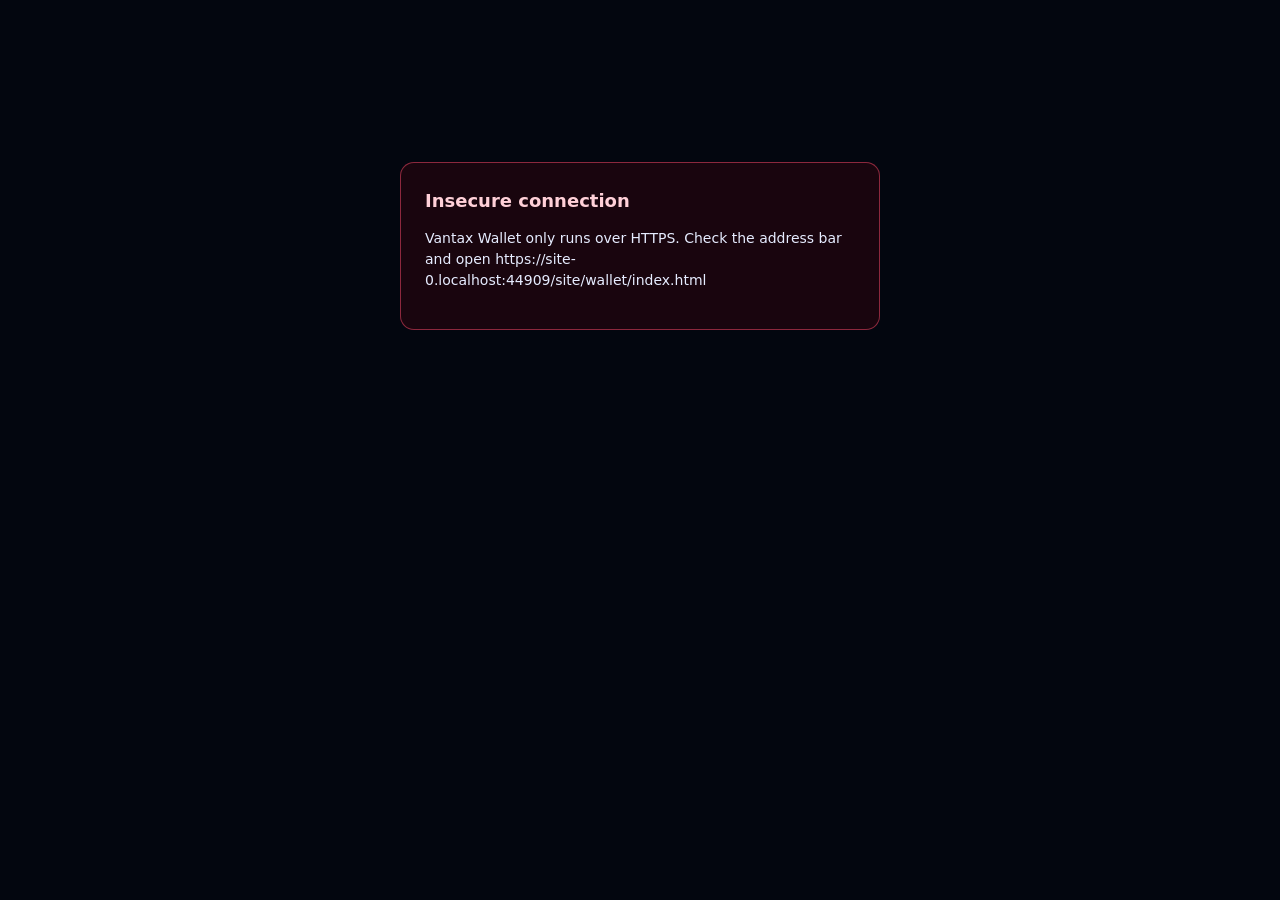
<file: site/wallet/index.html>
<!doctype html>
<html lang="en"><head>
<meta charset="utf-8">
<meta name="viewport" content="width=device-width,initial-scale=1,viewport-fit=cover">
<meta http-equiv="Content-Security-Policy" content="default-src 'none'; script-src 'self'; style-src 'self'; img-src 'self' data:; font-src 'self'; connect-src 'self' https://ethereum-rpc.publicnode.com https://mempool.space https://solana-rpc.publicnode.com wss://solana-rpc.publicnode.com; manifest-src 'self'; object-src 'none'; base-uri 'none'; form-action 'none'; frame-src 'none'; worker-src 'none'; require-trusted-types-for 'script'; trusted-types default">
<meta name="referrer" content="no-referrer">
<title>Vantax Wallet · Non-custodial SOL / ETH / BTC (beta)</title>
<meta name="description" content="Vantax Wallet: a non-custodial Solana, Ethereum and Bitcoin wallet. Keys are encrypted on your device. Unaudited beta. Mainnet: real funds.">
<meta name="theme-color" content="#03060f"><meta name="color-scheme" content="dark">
<meta name="robots" content="index,follow"><meta name="format-detection" content="telephone=no">
<link rel="canonical" href="https://wallet.vantax-cybersecurity.com/">
<meta property="og:type" content="website"><meta property="og:site_name" content="Vantax Cybersecurity">
<meta property="og:title" content="Vantax Wallet (beta)"><meta property="og:description" content="Non-custodial Solana · Ethereum · Bitcoin wallet. Unaudited beta · mainnet.">
<meta property="og:url" content="https://wallet.vantax-cybersecurity.com/"><meta property="og:image" content="https://wallet.vantax-cybersecurity.com/og.png"><meta property="og:image:width" content="1200"><meta property="og:image:height" content="630">
<meta name="twitter:card" content="summary_large_image"><meta name="twitter:title" content="Vantax Wallet (beta)"><meta name="twitter:description" content="Non-custodial SOL · ETH · BTC wallet. Unaudited beta · mainnet."><meta name="twitter:image" content="https://wallet.vantax-cybersecurity.com/og.png">
<link rel="icon" type="image/png" sizes="32x32" href="icons/icon-32.png"><link rel="icon" type="image/png" sizes="16x16" href="icons/icon-16.png">
<link rel="apple-touch-icon" href="icons/icon-180.png"><link rel="manifest" href="manifest.webmanifest">
<link rel="stylesheet" href="styles.css" integrity="sha384-ARny5eghHp8jxltAyC/PNyE4IO/M023bQGf/ayOpv5f4UxDVLLD626lZZIQD1NxE" crossorigin="anonymous">
<link rel="stylesheet" href="desktop.css" integrity="sha384-waIbrqohC2uu/TMUOdAnKZctzegj0tS1KXmJ/INHpJEZ0nzEX/Q+xzCvYge3HQW9" crossorigin="anonymous">
<script type="module" src="app.js" integrity="sha384-QRLbRSQgoDuk7m7bkoaV+E6YBTJjag2Jed4WZWdBEgPpD2qN57E7aYYtLRF7GMWd" crossorigin="anonymous"></script>
</head>
<body><noscript><p class="vx-foot">Vantax Wallet needs JavaScript. Unaudited beta · mainnet (real funds).</p></noscript><div id="app"></div></body></html>
</file>
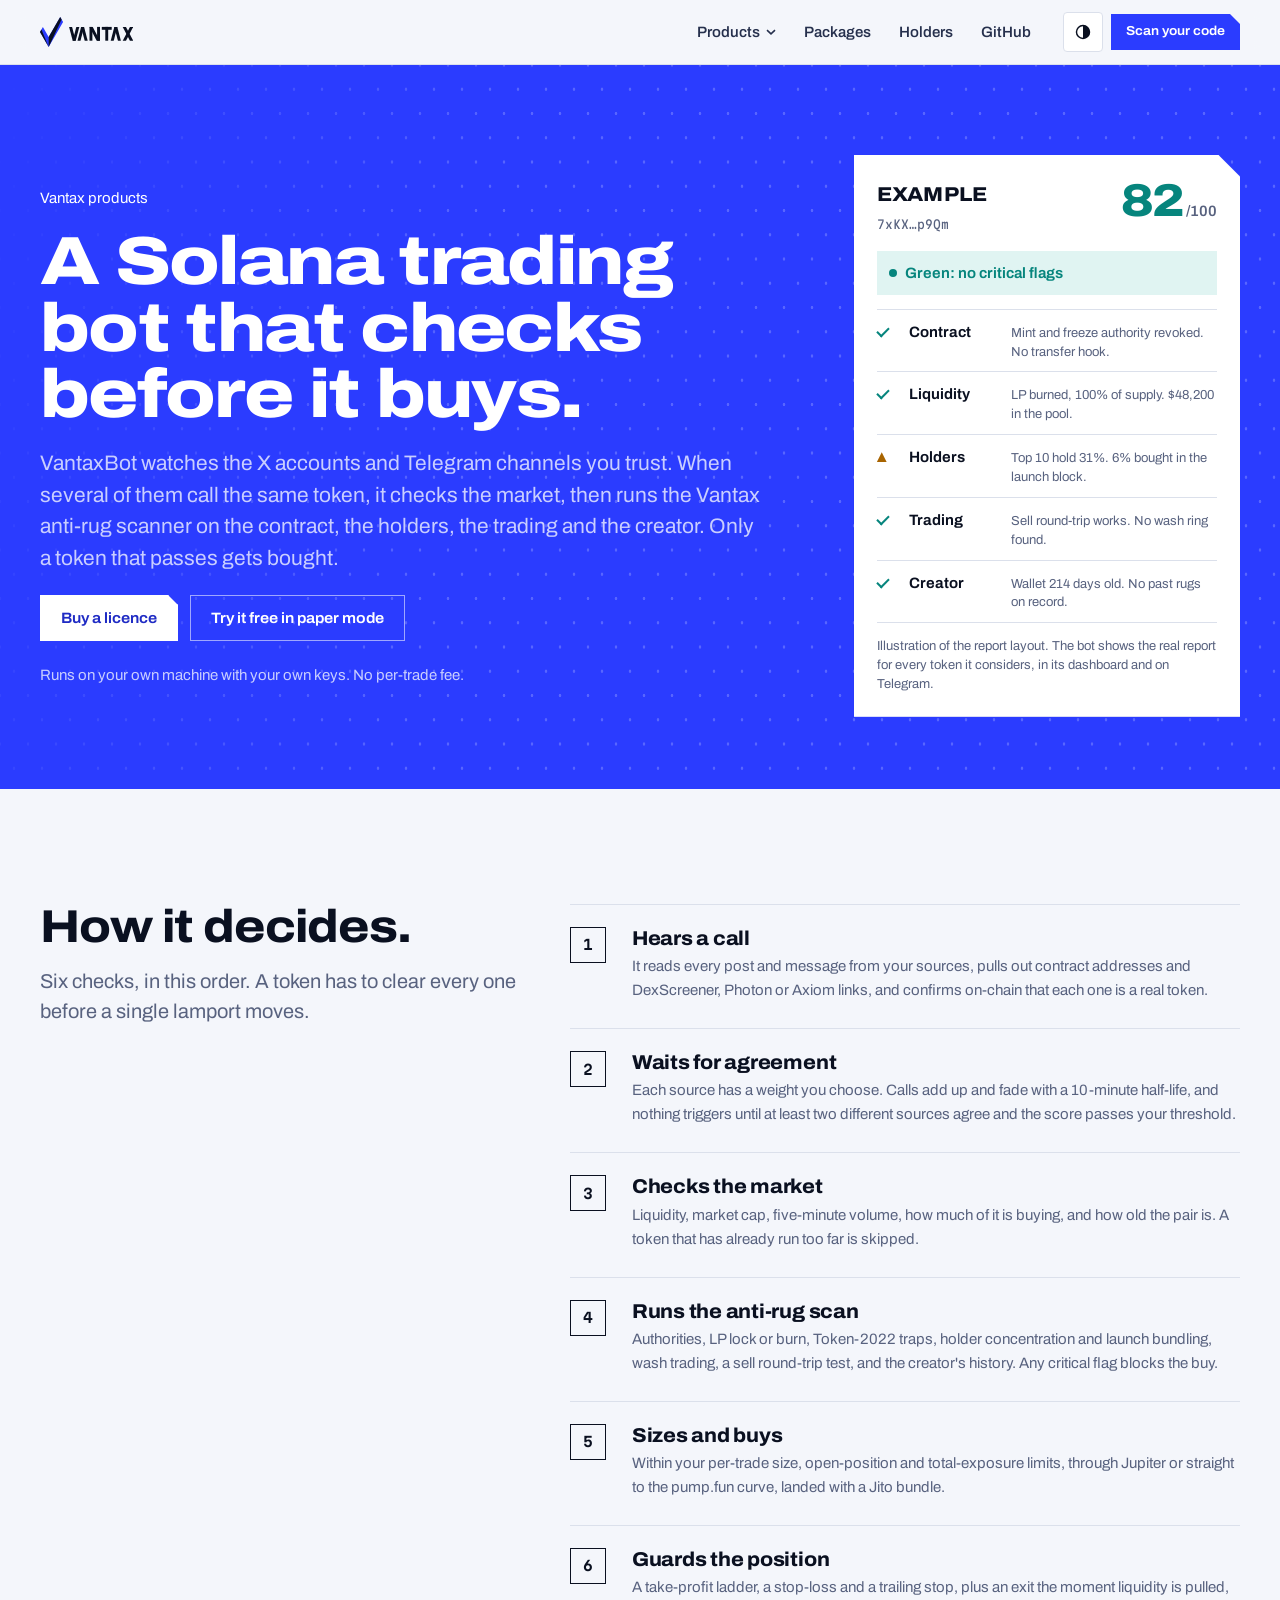
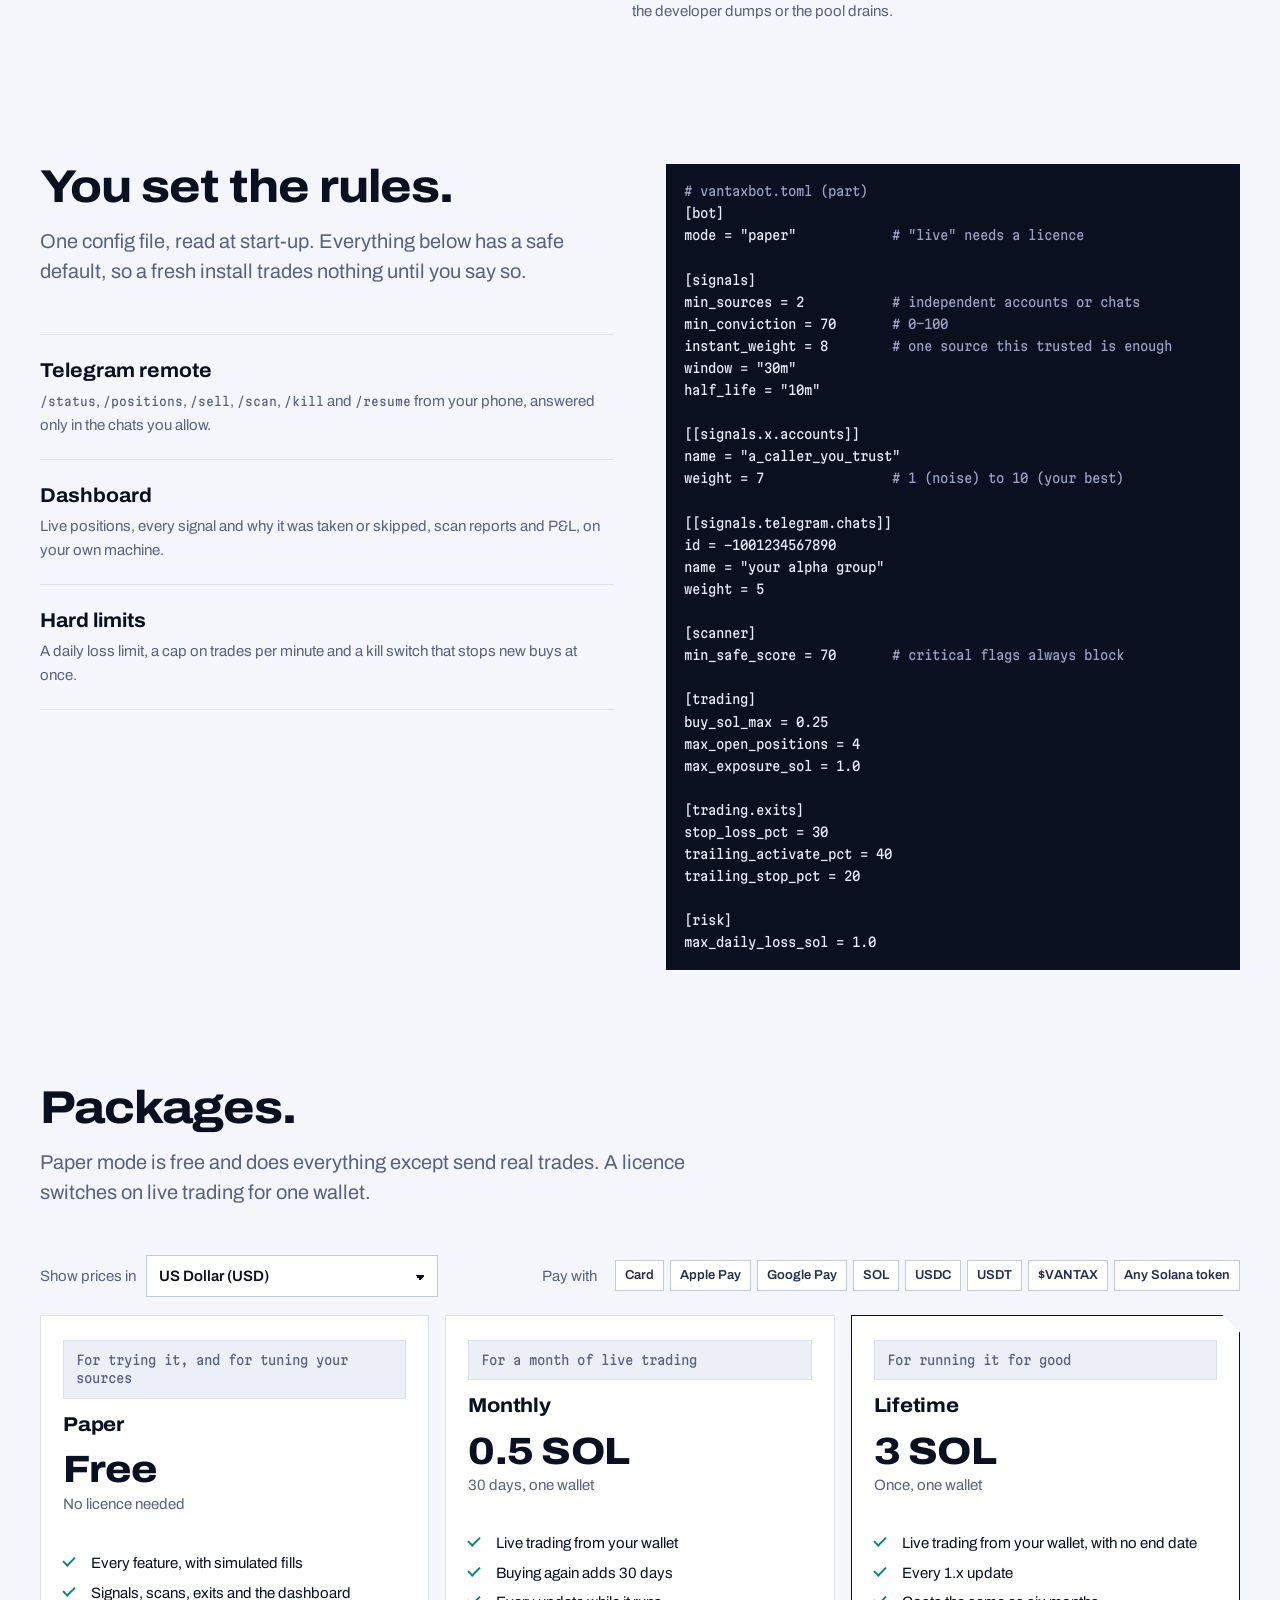
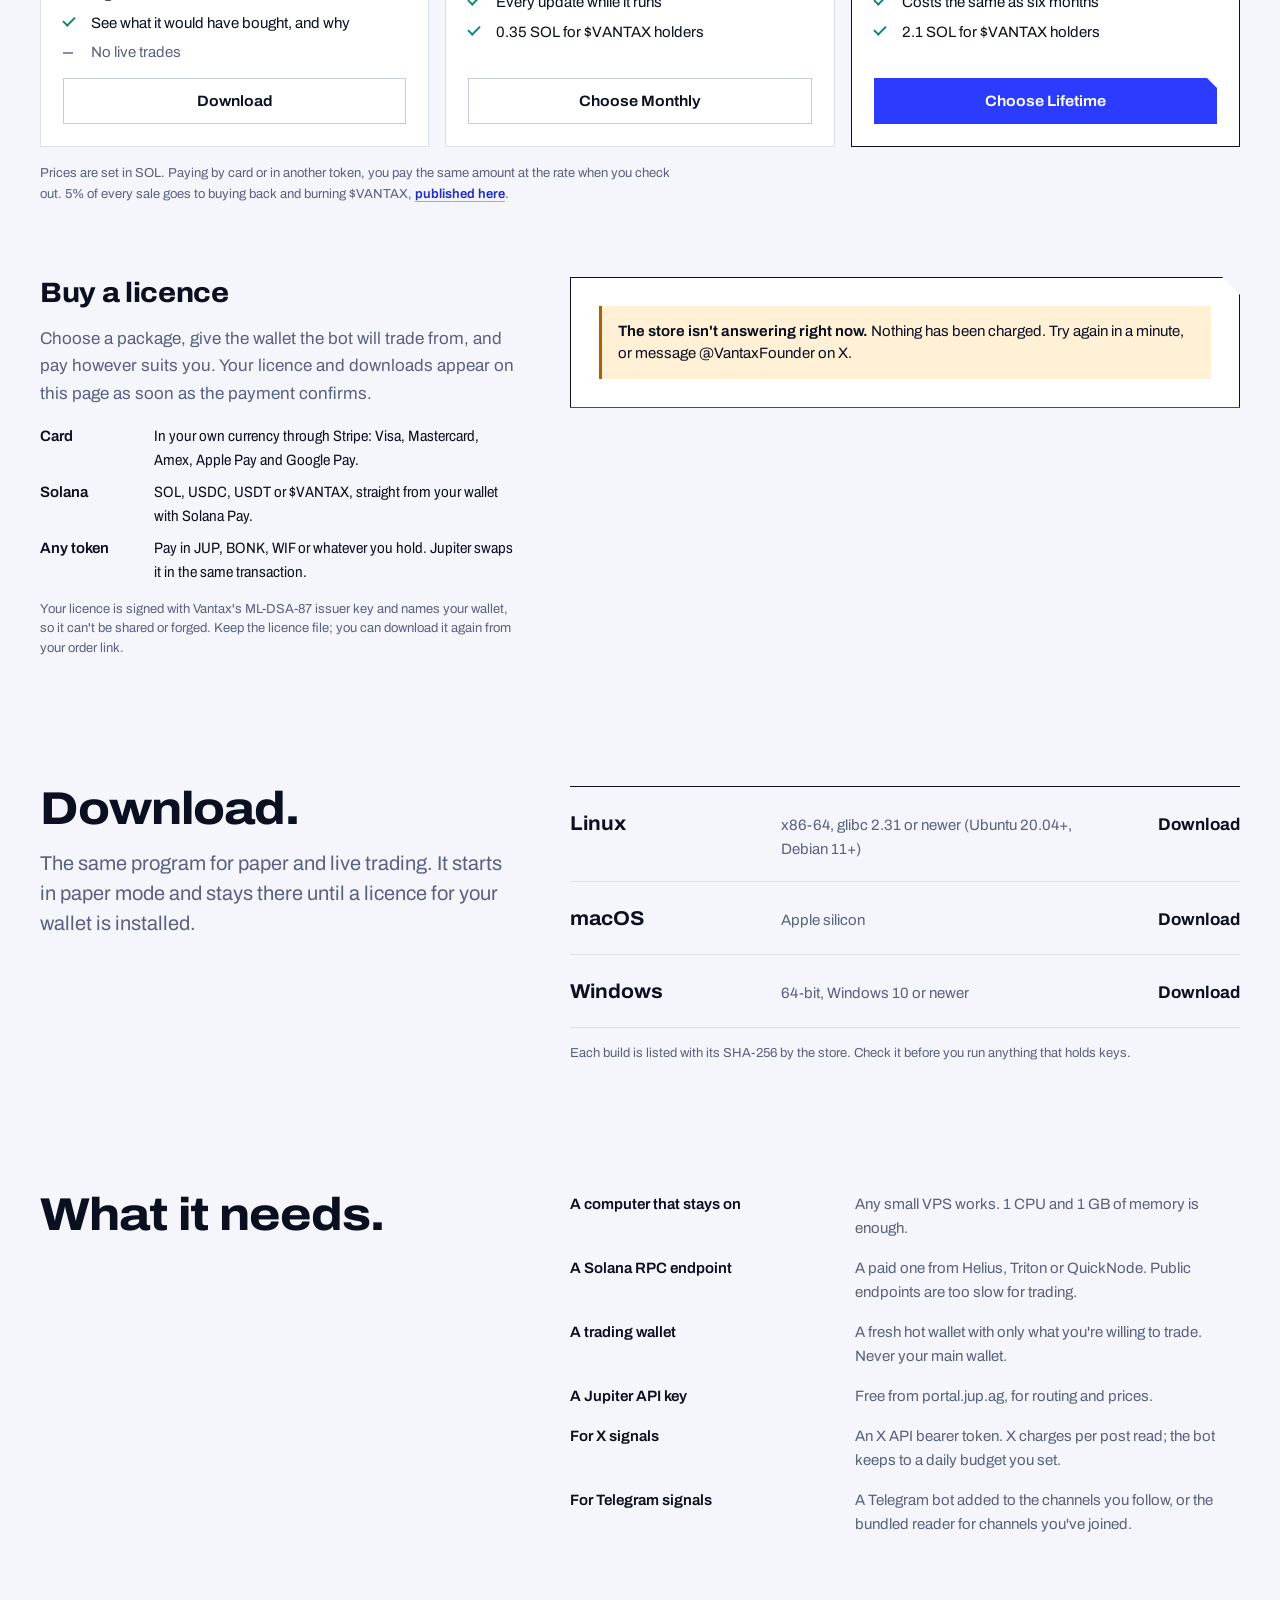
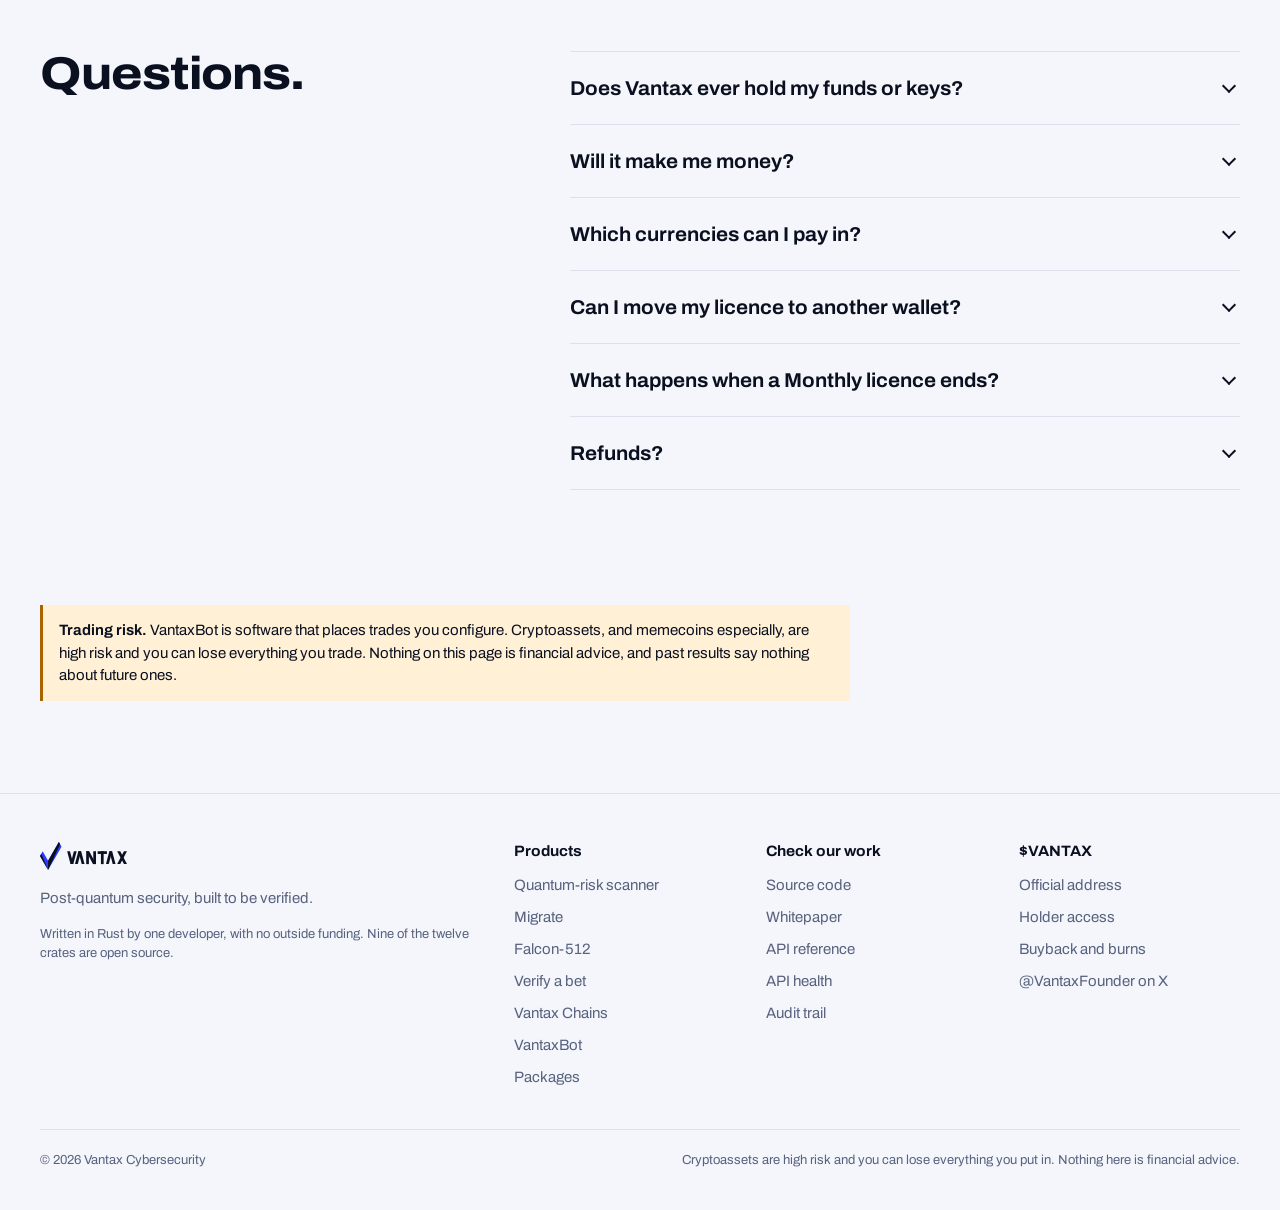
<file: site/bot.html>
<!DOCTYPE html>
<html lang="en">
<head>
<meta charset="utf-8">
<meta name="viewport" content="width=device-width, initial-scale=1, viewport-fit=cover">
<!-- Base URL of the Vantax API (no trailing slash). Empty means this site's own
     origin, for when the site and the API share a host (nginx proxies /api/). -->
<meta name="vantax-api" content="https://api.vantax-cybersecurity.com">
<!-- Where the VantaxBot store runs (see the bot's deploy guide). -->
<meta name="vantax-store" content="https://store.vantax-cybersecurity.com">
<meta name="theme-color" content="#2b3cff">
<link rel="preload" href="assets/fonts/archivo.woff2" as="font" type="font/woff2" crossorigin>
<link rel="stylesheet" href="assets/vantax.css">
<link rel="icon" href="favicon.ico" sizes="48x48">
<link rel="icon" href="favicon.svg" type="image/svg+xml">
<link rel="apple-touch-icon" href="apple-touch-icon.png">
<link rel="manifest" href="site.webmanifest">
<script>try{var t=localStorage.getItem("vantax-theme");if(t==="light"||t==="dark")document.documentElement.setAttribute("data-theme",t)}catch(e){}</script>
<script src="assets/vantax.js" defer></script>
<title>VantaxBot: Solana signal trading that checks before it buys</title>
<meta name="description" content="VantaxBot watches the X accounts and Telegram channels you choose, waits until several agree, runs the Vantax anti-rug scanner, and only then buys. Self-hosted, your keys, free in paper mode.">
<link rel="canonical" href="https://vantax-cybersecurity.com/bot.html">
<meta property="og:title" content="VantaxBot: Solana signal trading that checks before it buys">
<meta property="og:description" content="Signals from X and Telegram, an anti-rug scan before every buy, and exits that fire when liquidity moves. Runs on your machine with your keys.">
<meta property="og:url" content="https://vantax-cybersecurity.com/bot.html">
<meta name="twitter:card" content="summary">
<meta name="twitter:site" content="@VantaxFounder">
<script src="assets/checkout.js" defer></script>
</head>
<body>
<a class="skip" href="#main">Skip to content</a>
<header class="site-header">
  <div class="shell">
    <a class="brand" href="index.html" aria-label="Vantax home"><svg viewBox="0 0 372.84 120" role="img" aria-label="Vantax" xmlns="http://www.w3.org/2000/svg"><path class="v-main" d="M34.64 120 L92.38 20 L80.83 0 L34.64 80 L11.55 40 L0 60 Z"/><path class="v-facet" d="M34.64 120 L5.77 50 L0 60 Z"/><path class="v-facet" d="M34.64 120 L86.6 10 L80.83 0 L34.64 80 Z"/><g class="wm"><path d="M116.38 39.6 L128.36 39.6 L142.79 94.8 L130.81 94.8 Z"/><path d="M145.24 39.6 L157.22 39.6 L142.79 94.8 L130.81 94.8 Z"/><path d="M149.97 94.8 L161.95 94.8 L176.38 39.6 L164.4 39.6 Z"/><path d="M178.83 94.8 L190.81 94.8 L176.38 39.6 L164.4 39.6 Z"/><path d="M197.99 39.6 L209.58 39.6 L209.58 94.8 L197.99 94.8 Z"/><path d="M228.35 39.6 L239.94 39.6 L239.94 94.8 L228.35 94.8 Z"/><path d="M197.99 39.6 L211.07 39.6 L239.94 94.8 L226.86 94.8 Z"/><path d="M247.12 39.6 L286.86 39.6 L286.86 51.19 L247.12 51.19 Z"/><path d="M261.19 39.6 L272.79 39.6 L272.79 94.8 L261.19 94.8 Z"/><path d="M282.87 94.8 L294.85 94.8 L309.28 39.6 L297.3 39.6 Z"/><path d="M311.73 94.8 L323.71 94.8 L309.28 39.6 L297.3 39.6 Z"/><path d="M330.89 39.6 L343.97 39.6 L372.84 94.8 L359.76 94.8 Z"/><path d="M359.76 39.6 L372.84 39.6 L343.97 94.8 L330.89 94.8 Z"/></g></svg></a>
    <nav class="nav" aria-label="Main">
      <div class="menu-wrap">
        <button type="button" data-menu aria-expanded="false" aria-controls="products-menu">Products <svg viewBox="0 0 10 10" aria-hidden="true"><path d="M1 3.2l4 3.6 4-3.6" fill="none" stroke="currentColor" stroke-width="1.6"/></svg></button>
        <div class="menu" id="products-menu" hidden>
          <a href="index.html#scanner"><b>Quantum-risk scanner</b><span>Find the keys and signatures a quantum computer breaks.</span></a>
          <a href="migrate.html"><b>Migrate</b><span>Add ML-DSA-87 next to Ed25519 or ECDSA, then enforce it.</span></a>
          <a href="falcon.html"><b>Falcon-512</b><span>The post-quantum signature Solana's validator teams picked.</span></a>
          <a href="verify.html"><b>Verify a bet</b><span>Check a casino's provably fair receipt in your browser.</span></a>
          <a href="launch.html"><b>Vantax Chains</b><span>Your own post-quantum blockchain, on your own servers.</span></a>
          <a href="bot.html" aria-current="page"><b>VantaxBot</b><span>Signal trading that waits for the anti-rug scanner.</span></a>
        </div>
      </div>
      <a href="packages.html">Packages</a>
      <a href="holders.html">Holders</a>
      <a href="https://github.com/Vanta-Cybersecurity/Vantax">GitHub</a>
    </nav>
    <div class="header-tools">
      <button class="icon-btn" type="button" data-theme-toggle aria-label="Switch theme"><svg viewBox="0 0 20 20" aria-hidden="true"><circle cx="10" cy="10" r="7.25" fill="none" stroke="currentColor" stroke-width="1.6"/><path d="M10 2.75a7.25 7.25 0 0 1 0 14.5z" fill="currentColor"/></svg></button>
      <a class="btn p sm header-cta" href="index.html#scanner">Scan your code</a>
      <button class="icon-btn menu-btn" type="button" data-sheet aria-expanded="false" aria-controls="sheet" aria-label="Open menu"><svg viewBox="0 0 20 20" aria-hidden="true"><path d="M3 7h14M3 13h14" stroke="currentColor" stroke-width="1.8"/></svg></button>
    </div>
  </div>
</header>
<nav class="sheet" id="sheet" hidden aria-label="Menu">
  <a href="index.html#scanner">Quantum-risk scanner <span>Find what a quantum computer breaks</span></a>
  <a href="migrate.html">Migrate <span>ML-DSA-87 next to your keys</span></a>
  <a href="falcon.html">Falcon-512 <span>Solana's post-quantum signature</span></a>
  <a href="verify.html">Verify a bet <span>Provably fair, checked by you</span></a>
  <a href="launch.html">Vantax Chains <span>Your own post-quantum chain</span></a>
  <a href="bot.html">VantaxBot <span>Signal trading with rug checks</span></a>
  <a href="packages.html">Packages <span>Pay in any currency</span></a>
  <a href="holders.html">Holder access <span>For $VANTAX holders</span></a>
  <a href="https://github.com/Vanta-Cybersecurity/Vantax">GitHub <span>Read the code</span></a>
  <a class="btn p" href="index.html#scanner">Scan your code</a>
</nav>

<main id="main">
  <section class="field page-head" aria-labelledby="bot-title">
    <div class="shell hero-grid">
      <div>
        <a class="crumb" href="index.html#products">Vantax products</a>
        <h1 id="bot-title">A Solana trading bot that checks before it buys.</h1>
        <p class="lede">VantaxBot watches the X accounts and Telegram channels you trust. When several of them call the same token, it checks the market, then runs the Vantax anti-rug scanner on the contract, the holders, the trading and the creator. Only a token that passes gets bought.</p>
        <div class="cluster">
          <a class="btn p" href="#buy">Buy a licence</a>
          <a class="btn" href="#paper">Try it free in paper mode</a>
        </div>
        <p class="hero-note">Runs on your own machine with your own keys. No per-trade fee.</p>
      </div>

      <figure class="report" aria-label="What a scan report looks like">
        <div class="report-head">
          <div><b>EXAMPLE</b><span class="mono">7xKX…p9Qm</span></div>
          <div class="score"><span class="num">82</span><small>/100</small></div>
        </div>
        <p class="report-verdict"><span class="dot ok"></span>Green: no critical flags</p>
        <ul class="report-list">
          <li class="pass"><b>Contract</b><span>Mint and freeze authority revoked. No transfer hook.</span></li>
          <li class="pass"><b>Liquidity</b><span>LP burned, 100% of supply. $48,200 in the pool.</span></li>
          <li class="warn"><b>Holders</b><span>Top 10 hold 31%. 6% bought in the launch block.</span></li>
          <li class="pass"><b>Trading</b><span>Sell round-trip works. No wash ring found.</span></li>
          <li class="pass"><b>Creator</b><span>Wallet 214 days old. No past rugs on record.</span></li>
        </ul>
        <figcaption>Illustration of the report layout. The bot shows the real report for every token it considers, in its dashboard and on Telegram.</figcaption>
      </figure>
    </div>
  </section>

  <section class="section" id="how" aria-labelledby="how-title">
    <div class="shell split">
      <div class="section-head" style="margin:0">
        <h2 id="how-title">How it decides.</h2>
        <p>Six checks, in this order. A token has to clear every one before a single lamport moves.</p>
      </div>
      <ol class="steps">
        <li><h3>Hears a call</h3><p>It reads every post and message from your sources, pulls out contract addresses and DexScreener, Photon or Axiom links, and confirms on-chain that each one is a real token.</p></li>
        <li><h3>Waits for agreement</h3><p>Each source has a weight you choose. Calls add up and fade with a 10-minute half-life, and nothing triggers until at least two different sources agree and the score passes your threshold.</p></li>
        <li><h3>Checks the market</h3><p>Liquidity, market cap, five-minute volume, how much of it is buying, and how old the pair is. A token that has already run too far is skipped.</p></li>
        <li><h3>Runs the anti-rug scan</h3><p>Authorities, LP lock or burn, Token-2022 traps, holder concentration and launch bundling, wash trading, a sell round-trip test, and the creator's history. Any critical flag blocks the buy.</p></li>
        <li><h3>Sizes and buys</h3><p>Within your per-trade size, open-position and total-exposure limits, through Jupiter or straight to the pump.fun curve, landed with a Jito bundle.</p></li>
        <li><h3>Guards the position</h3><p>A take-profit ladder, a stop-loss and a trailing stop, plus an exit the moment liquidity is pulled, the developer dumps or the pool drains.</p></li>
      </ol>
    </div>
  </section>

  <section class="section" id="control" aria-labelledby="control-title">
    <div class="shell split even">
      <div>
        <div class="section-head">
          <h2 id="control-title">You set the rules.</h2>
          <p>One config file, read at start-up. Everything below has a safe default, so a fresh install trades nothing until you say so.</p>
        </div>
        <ul class="rules single">
          <li><b>Telegram remote</b><span><code>/status</code>, <code>/positions</code>, <code>/sell</code>, <code>/scan</code>, <code>/kill</code> and <code>/resume</code> from your phone, answered only in the chats you allow.</span></li>
          <li><b>Dashboard</b><span>Live positions, every signal and why it was taken or skipped, scan reports and P&amp;L, on your own machine.</span></li>
          <li><b>Hard limits</b><span>A daily loss limit, a cap on trades per minute and a kill switch that stops new buys at once.</span></li>
        </ul>
      </div>
      <pre class="code" aria-label="Part of the VantaxBot config file"><span class="c"># vantaxbot.toml (part)</span>
[bot]
mode = "paper"            <span class="c"># "live" needs a licence</span>

[signals]
min_sources = 2           <span class="c"># independent accounts or chats</span>
min_conviction = 70       <span class="c"># 0-100</span>
instant_weight = 8        <span class="c"># one source this trusted is enough</span>
window = "30m"
half_life = "10m"

[[signals.x.accounts]]
name = "a_caller_you_trust"
weight = 7                <span class="c"># 1 (noise) to 10 (your best)</span>

[[signals.telegram.chats]]
id = -1001234567890
name = "your alpha group"
weight = 5

[scanner]
min_safe_score = 70       <span class="c"># critical flags always block</span>

[trading]
buy_sol_max = 0.25
max_open_positions = 4
max_exposure_sol = 1.0

[trading.exits]
stop_loss_pct = 30
trailing_activate_pct = 40
trailing_stop_pct = 20

[risk]
max_daily_loss_sol = 1.0</pre>
    </div>
  </section>

  <section class="section" id="buy" aria-labelledby="buy-title">
    <div class="shell">
      <div class="section-head">
        <h2 id="buy-title">Packages.</h2>
        <p>Paper mode is free and does everything except send real trades. A licence switches on live trading for one wallet.</p>
      </div>
      <div class="cluster" style="justify-content:space-between;margin-bottom:18px">
        <label class="currency">Show prices in <select data-currency-picker aria-label="Currency"></select></label>
        <div class="pay-with"><span>Pay with</span><ul><li>Card</li><li>Apple Pay</li><li>Google Pay</li><li>SOL</li><li>USDC</li><li>USDT</li><li>$VANTAX</li><li>Any Solana token</li></ul></div>
      </div>
      <div class="tiers three">
        <div class="tier" id="paper">
          <p class="who">For trying it, and for tuning your sources</p>
          <h3>Paper</h3>
          <div class="price"><span class="amt">Free</span><span class="per">No licence needed</span><span class="alt">&nbsp;</span></div>
          <ul class="ticks">
            <li>Every feature, with simulated fills</li>
            <li>Signals, scans, exits and the dashboard</li>
            <li>See what it would have bought, and why</li>
            <li class="no">No live trades</li>
          </ul>
          <a class="btn" href="#download">Download</a>
        </div>
        <div class="tier">
          <p class="who">For a month of live trading</p>
          <h3>Monthly</h3>
          <div class="price"><span class="amt" data-fill="monthly-amt">0.5 SOL</span><span class="per">30 days, one wallet</span><span class="alt" data-money data-alt data-amount="0.5" data-base="SOL" data-fill-amount="monthly"></span></div>
          <ul class="ticks">
            <li>Live trading from your wallet</li>
            <li>Buying again adds 30 days</li>
            <li>Every update while it runs</li>
            <li><span><span data-fill="monthly-holder">0.35 SOL</span> for $VANTAX holders</span></li>
          </ul>
          <a class="btn" href="#checkout" data-pick="monthly">Choose Monthly</a>
        </div>
        <div class="tier featured">
          <p class="who">For running it for good</p>
          <h3>Lifetime</h3>
          <div class="price"><span class="amt" data-fill="lifetime-amt">3 SOL</span><span class="per">Once, one wallet</span><span class="alt" data-money data-alt data-amount="3" data-base="SOL" data-fill-amount="lifetime"></span></div>
          <ul class="ticks">
            <li>Live trading from your wallet, with no end date</li>
            <li>Every 1.x update</li>
            <li>Costs the same as six months</li>
            <li><span><span data-fill="lifetime-holder">2.1 SOL</span> for $VANTAX holders</span></li>
          </ul>
          <a class="btn p" href="#checkout" data-pick="lifetime">Choose Lifetime</a>
        </div>
      </div>
      <p class="tier-note">Prices are set in SOL. Paying by card or in another token, you pay the same amount at the rate when you check out. 5% of every sale goes to buying back and burning $VANTAX, <a class="link" href="burns.html">published here</a>.</p>

      <div class="split checkout-wrap" id="checkout">
        <div class="stack">
          <h3>Buy a licence</h3>
          <p class="mute">Choose a package, give the wallet the bot will trade from, and pay however suits you. Your licence and downloads appear on this page as soon as the payment confirms.</p>
          <dl class="kv">
            <dt>Card</dt><dd style="font-family:var(--sans);font-size:var(--t-sm)">In your own currency through Stripe: Visa, Mastercard, Amex, Apple Pay and Google Pay.</dd>
            <dt>Solana</dt><dd style="font-family:var(--sans);font-size:var(--t-sm)">SOL, USDC, USDT or $VANTAX, straight from your wallet with Solana Pay.</dd>
            <dt>Any token</dt><dd style="font-family:var(--sans);font-size:var(--t-sm)">Pay in JUP, BONK, WIF or whatever you hold. Jupiter swaps it in the same transaction.</dd>
          </dl>
          <p class="tiny mute">Your licence is signed with Vantax's ML-DSA-87 issuer key and names your wallet, so it can't be shared or forged. Keep the licence file; you can download it again from your order link.</p>
        </div>
        <div class="panel strong cut" id="checkout-panel" aria-live="polite"></div>
      </div>
    </div>
  </section>

  <section class="section" id="download" aria-labelledby="download-title">
    <div class="shell split">
      <div class="section-head" style="margin:0">
        <h2 id="download-title">Download.</h2>
        <p>The same program for paper and live trading. It starts in paper mode and stays there until a licence for your wallet is installed.</p>
      </div>
      <div class="stack">
        <div class="pricelist" id="builds">
          <a href="#" data-build="linux-x86_64"><b>Linux</b><span class="what">x86-64, glibc 2.31 or newer (Ubuntu 20.04+, Debian 11+)</span><span class="cost">Download</span></a>
          <a href="#" data-build="macos-arm64"><b>macOS</b><span class="what">Apple silicon</span><span class="cost">Download</span></a>
          <a href="#" data-build="windows-x86_64"><b>Windows</b><span class="what">64-bit, Windows 10 or newer</span><span class="cost">Download</span></a>
        </div>
        <p class="tiny mute" id="builds-note">Each build is listed with its SHA-256 by the store. Check it before you run anything that holds keys.</p>
      </div>
    </div>
  </section>

  <section class="section" id="requirements" aria-labelledby="req-title">
    <div class="shell split">
      <div class="section-head" style="margin:0">
        <h2 id="req-title">What it needs.</h2>
      </div>
      <dl class="kv req">
        <dt>A computer that stays on</dt><dd>Any small VPS works. 1 CPU and 1 GB of memory is enough.</dd>
        <dt>A Solana RPC endpoint</dt><dd>A paid one from Helius, Triton or QuickNode. Public endpoints are too slow for trading.</dd>
        <dt>A trading wallet</dt><dd>A fresh hot wallet with only what you're willing to trade. Never your main wallet.</dd>
        <dt>A Jupiter API key</dt><dd>Free from portal.jup.ag, for routing and prices.</dd>
        <dt>For X signals</dt><dd>An X API bearer token. X charges per post read; the bot keeps to a daily budget you set.</dd>
        <dt>For Telegram signals</dt><dd>A Telegram bot added to the channels you follow, or the bundled reader for channels you've joined.</dd>
      </dl>
    </div>
  </section>

  <section class="section" id="faq" aria-labelledby="faq-title">
    <div class="shell split">
      <div class="section-head" style="margin:0"><h2 id="faq-title">Questions.</h2></div>
      <div class="faq">
        <details><summary>Does Vantax ever hold my funds or keys?</summary><div><p>No. The bot runs on your machine, signs with your wallet's key on your machine, and talks to Solana directly. Vantax never sees your key, your balance or your trades.</p></div></details>
        <details><summary>Will it make me money?</summary><div><p>Nobody can promise that, and we don't. Memecoins are extremely risky and most go to zero. The scanner lowers the chance of buying an outright rug; it can't remove market risk. Start in paper mode, and only trade what you can afford to lose.</p></div></details>
        <details><summary>Which currencies can I pay in?</summary><div><p>Any card currency Stripe supports, through Visa, Mastercard, Amex, Apple Pay or Google Pay. On Solana: SOL, USDC, USDT, $VANTAX, or any token Jupiter can route, swapped to USDC in the same transaction.</p></div></details>
        <details><summary>Can I move my licence to another wallet?</summary><div><p>Yes, once in a while. Message @VantaxFounder from the wallet's owner and we'll reissue it for the new address.</p></div></details>
        <details><summary>What happens when a Monthly licence ends?</summary><div><p>The bot finishes managing open positions and stops opening new ones. Paper mode keeps working. Buying again adds 30 days to the end of your current licence.</p></div></details>
        <details><summary>Refunds?</summary><div><p>Try it in paper mode first, it's free. Because the licence and download are delivered straight away, you agree at checkout to lose the 14-day cancellation right. If something is broken on our side, message @VantaxFounder and we'll put it right.</p></div></details>
      </div>
    </div>
  </section>

  <section class="section tight">
    <div class="shell">
      <p class="notice warn" style="max-width:90ch"><b>Trading risk.</b> VantaxBot is software that places trades you configure. Cryptoassets, and memecoins especially, are high risk and you can lose everything you trade. Nothing on this page is financial advice, and past results say nothing about future ones.</p>
    </div>
  </section>
</main>

<footer class="site-footer">
  <div class="shell">
    <div class="foot-grid">
      <div class="foot-brand">
        <a href="index.html" aria-label="Vantax home"><svg viewBox="0 0 372.84 120" role="img" aria-label="Vantax" xmlns="http://www.w3.org/2000/svg"><path class="v-main" d="M34.64 120 L92.38 20 L80.83 0 L34.64 80 L11.55 40 L0 60 Z"/><path class="v-facet" d="M34.64 120 L5.77 50 L0 60 Z"/><path class="v-facet" d="M34.64 120 L86.6 10 L80.83 0 L34.64 80 Z"/><g class="wm"><path d="M116.38 39.6 L128.36 39.6 L142.79 94.8 L130.81 94.8 Z"/><path d="M145.24 39.6 L157.22 39.6 L142.79 94.8 L130.81 94.8 Z"/><path d="M149.97 94.8 L161.95 94.8 L176.38 39.6 L164.4 39.6 Z"/><path d="M178.83 94.8 L190.81 94.8 L176.38 39.6 L164.4 39.6 Z"/><path d="M197.99 39.6 L209.58 39.6 L209.58 94.8 L197.99 94.8 Z"/><path d="M228.35 39.6 L239.94 39.6 L239.94 94.8 L228.35 94.8 Z"/><path d="M197.99 39.6 L211.07 39.6 L239.94 94.8 L226.86 94.8 Z"/><path d="M247.12 39.6 L286.86 39.6 L286.86 51.19 L247.12 51.19 Z"/><path d="M261.19 39.6 L272.79 39.6 L272.79 94.8 L261.19 94.8 Z"/><path d="M282.87 94.8 L294.85 94.8 L309.28 39.6 L297.3 39.6 Z"/><path d="M311.73 94.8 L323.71 94.8 L309.28 39.6 L297.3 39.6 Z"/><path d="M330.89 39.6 L343.97 39.6 L372.84 94.8 L359.76 94.8 Z"/><path d="M359.76 39.6 L372.84 39.6 L343.97 94.8 L330.89 94.8 Z"/></g></svg></a>
        <p>Post-quantum security, built to be verified.</p>
        <p class="tiny">Written in Rust by one developer, with no outside funding. Nine of the twelve crates are open source.</p>
      </div>
      <div>
        <h4>Products</h4>
        <ul>
          <li><a href="index.html#scanner">Quantum-risk scanner</a></li>
          <li><a href="migrate.html">Migrate</a></li>
          <li><a href="falcon.html">Falcon-512</a></li>
          <li><a href="verify.html">Verify a bet</a></li>
          <li><a href="launch.html">Vantax Chains</a></li>
          <li><a href="bot.html">VantaxBot</a></li>
          <li><a href="packages.html">Packages</a></li>
        </ul>
      </div>
      <div>
        <h4>Check our work</h4>
        <ul>
          <li><a href="https://github.com/Vanta-Cybersecurity/Vantax">Source code</a></li>
          <li><a href="https://github.com/Vanta-Cybersecurity/Vantax/blob/main/docs/WHITEPAPER.md">Whitepaper</a></li>
          <li><a href="https://github.com/Vanta-Cybersecurity/Vantax/blob/main/docs/API.md">API reference</a></li>
          <li><a href="https://api.vantax-cybersecurity.com/health">API health</a></li>
          <li><a href="https://api.vantax-cybersecurity.com/api/v1/gateway/audit">Audit trail</a></li>
        </ul>
      </div>
      <div>
        <h4>$VANTAX</h4>
        <ul>
          <li><a href="index.html#token">Official address</a></li>
          <li><a href="holders.html">Holder access</a></li>
          <li><a href="burns.html">Buyback and burns</a></li>
          <li><a href="https://x.com/VantaxFounder">@VantaxFounder on X</a></li>
        </ul>
      </div>
    </div>
    <div class="foot-legal">
      <span>© 2026 Vantax Cybersecurity</span>
      <span>Cryptoassets are high risk and you can lose everything you put in. Nothing here is financial advice.</span>
    </div>
  </div>
</footer>

<script>
(function(){
  var V=window.Vantax||{},store=(document.querySelector('meta[name="vantax-store"]')||{}).content||"";
  function fill(n,t){document.querySelectorAll('[data-fill="'+n+'"]').forEach(function(e){e.textContent=t})}
  function sol(n){return Number(n).toLocaleString(undefined,{maximumFractionDigits:3})+" SOL"}
  function boot(){
    // Package buttons preselect the package in the checkout.
    var pick=null;
    document.querySelectorAll("[data-pick]").forEach(function(a){a.addEventListener("click",function(){pick=a.getAttribute("data-pick");var r=document.querySelector('#checkout-panel input[name="pkg"][value="'+pick+'"]');if(r){r.checked=true;r.dispatchEvent(new Event("change"))}})});
    if(window.VantaxCheckout)VantaxCheckout.mount(document.getElementById("checkout-panel"),{pkg:"lifetime"});
    fetch(store.replace(/\/$/,"")+"/api/v1/bot",{headers:{Accept:"application/json"}}).then(function(r){if(!r.ok)throw 0;return r.json()}).then(function(o){
      (o.packages||[]).forEach(function(p){
        if(p.id==="monthly"||p.id==="lifetime"){fill(p.id+"-amt",sol(p.price_sol));if(p.holder_price_sol!=null)fill(p.id+"-holder",sol(p.holder_price_sol));document.querySelectorAll('[data-fill-amount="'+p.id+'"]').forEach(function(e){e.setAttribute("data-amount",p.price_sol)})}
      });
      if(V.money)V.money.render();
      var builds={};(o.releases||[]).forEach(function(b){builds[b.platform]=b});
      document.querySelectorAll("[data-build]").forEach(function(a){
        var b=builds[a.getAttribute("data-build")];
        if(!b){a.querySelector(".cost").textContent="Coming soon";a.removeAttribute("href");a.setAttribute("aria-disabled","true");return}
        a.href=store.replace(/\/$/,"")+b.path;a.setAttribute("download",b.file);
        a.querySelector(".cost").textContent="Download "+(b.size_mb?b.size_mb+" MB":"");
        a.title="SHA-256 "+b.sha256;
      });
      if(o.version)document.getElementById("builds-note").textContent="Version "+o.version+". Each build's SHA-256 is in its link title and in SHA256SUMS on the store. Check it before you run anything that holds keys.";
    }).catch(function(){});
  }
  if(document.readyState==="loading")document.addEventListener("DOMContentLoaded",boot);else boot();
})();
</script>
</body>
</html>
</file>
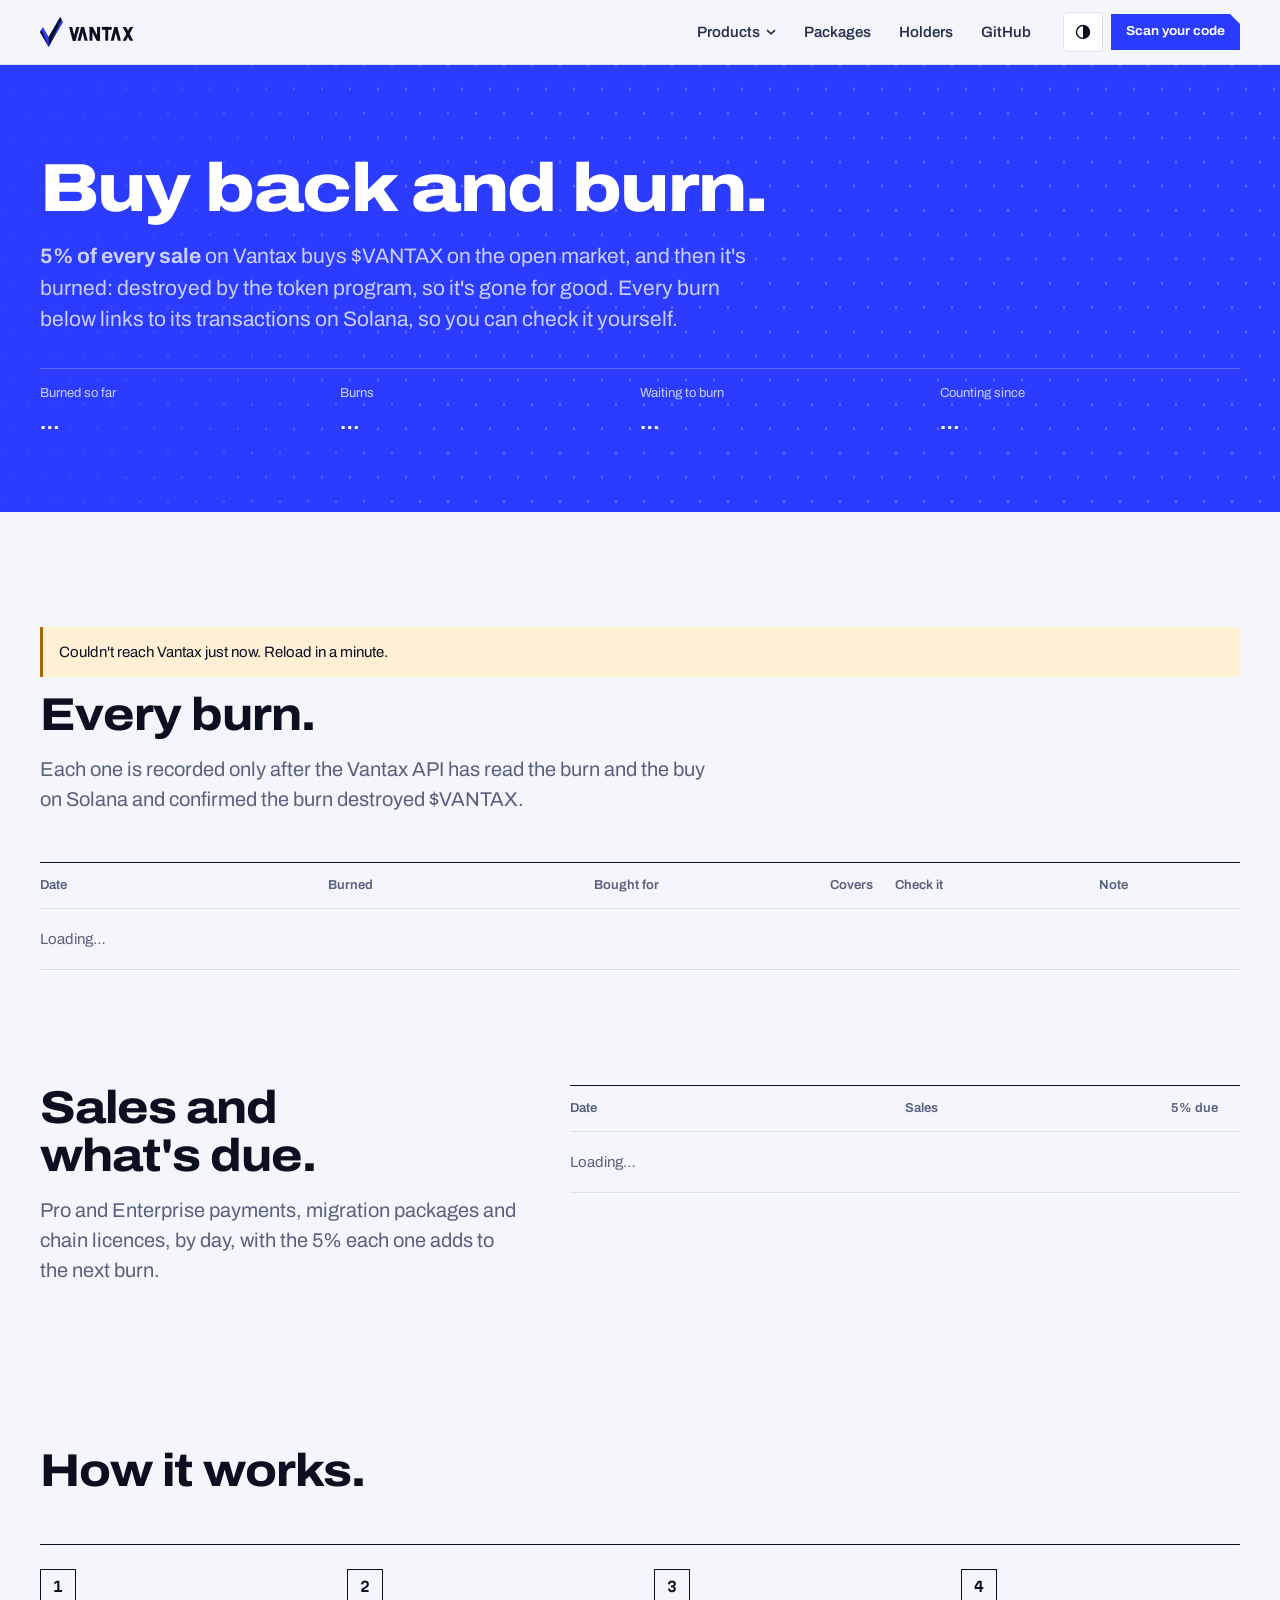
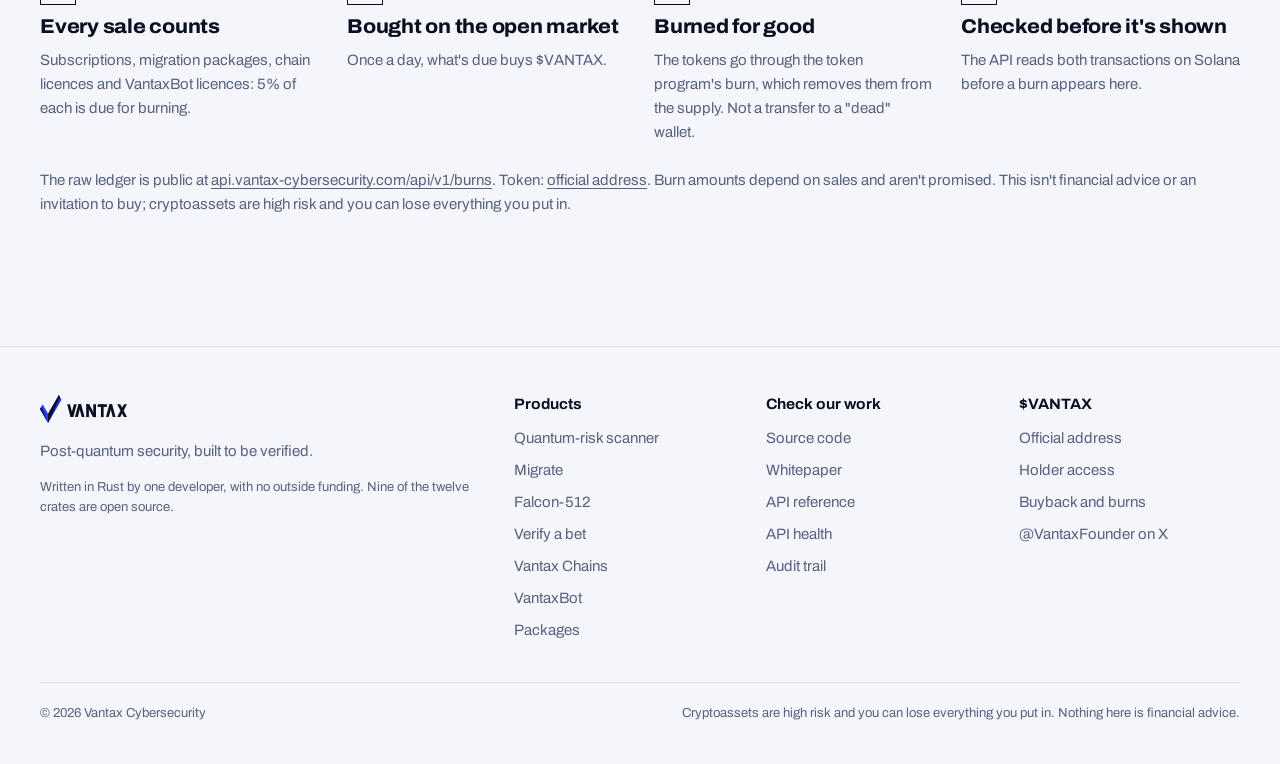
<file: site/burns.html>
<!DOCTYPE html>
<html lang="en">
<head>
<meta charset="utf-8">
<meta name="viewport" content="width=device-width, initial-scale=1, viewport-fit=cover">
<!-- Base URL of the Vantax API (no trailing slash). Empty means this site's own
     origin, for when the site and the API share a host (nginx proxies /api/). -->
<meta name="vantax-api" content="https://api.vantax-cybersecurity.com">
<!-- Where the VantaxBot store runs (see the bot's deploy guide). -->
<meta name="vantax-store" content="https://store.vantax-cybersecurity.com">
<meta name="theme-color" content="#2b3cff">
<link rel="preload" href="assets/fonts/archivo.woff2" as="font" type="font/woff2" crossorigin>
<link rel="stylesheet" href="assets/vantax.css">
<link rel="icon" href="favicon.ico" sizes="48x48">
<link rel="icon" href="favicon.svg" type="image/svg+xml">
<link rel="apple-touch-icon" href="apple-touch-icon.png">
<link rel="manifest" href="site.webmanifest">
<script>try{var t=localStorage.getItem("vantax-theme");if(t==="light"||t==="dark")document.documentElement.setAttribute("data-theme",t)}catch(e){}</script>
<script src="assets/vantax.js" defer></script>
<title>Buyback and burns: Vantax</title>
<meta name="description" content="A share of every Vantax sale buys $VANTAX on the open market and burns it. Every burn links to its transactions on Solana.">
<meta name="referrer" content="no-referrer">
<link rel="canonical" href="https://vantax-cybersecurity.com/burns.html">
<meta property="og:title" content="Vantax buyback and burns">
<meta property="og:description" content="A share of every sale buys $VANTAX and burns it. Every burn links to Solana.">
<meta property="og:url" content="https://vantax-cybersecurity.com/burns.html">
<meta name="twitter:card" content="summary">
<meta name="twitter:site" content="@VantaxFounder">
</head>
<body>
<a class="skip" href="#main">Skip to content</a>
<header class="site-header">
  <div class="shell">
    <a class="brand" href="index.html" aria-label="Vantax home"><svg viewBox="0 0 372.84 120" role="img" aria-label="Vantax" xmlns="http://www.w3.org/2000/svg"><path class="v-main" d="M34.64 120 L92.38 20 L80.83 0 L34.64 80 L11.55 40 L0 60 Z"/><path class="v-facet" d="M34.64 120 L5.77 50 L0 60 Z"/><path class="v-facet" d="M34.64 120 L86.6 10 L80.83 0 L34.64 80 Z"/><g class="wm"><path d="M116.38 39.6 L128.36 39.6 L142.79 94.8 L130.81 94.8 Z"/><path d="M145.24 39.6 L157.22 39.6 L142.79 94.8 L130.81 94.8 Z"/><path d="M149.97 94.8 L161.95 94.8 L176.38 39.6 L164.4 39.6 Z"/><path d="M178.83 94.8 L190.81 94.8 L176.38 39.6 L164.4 39.6 Z"/><path d="M197.99 39.6 L209.58 39.6 L209.58 94.8 L197.99 94.8 Z"/><path d="M228.35 39.6 L239.94 39.6 L239.94 94.8 L228.35 94.8 Z"/><path d="M197.99 39.6 L211.07 39.6 L239.94 94.8 L226.86 94.8 Z"/><path d="M247.12 39.6 L286.86 39.6 L286.86 51.19 L247.12 51.19 Z"/><path d="M261.19 39.6 L272.79 39.6 L272.79 94.8 L261.19 94.8 Z"/><path d="M282.87 94.8 L294.85 94.8 L309.28 39.6 L297.3 39.6 Z"/><path d="M311.73 94.8 L323.71 94.8 L309.28 39.6 L297.3 39.6 Z"/><path d="M330.89 39.6 L343.97 39.6 L372.84 94.8 L359.76 94.8 Z"/><path d="M359.76 39.6 L372.84 39.6 L343.97 94.8 L330.89 94.8 Z"/></g></svg></a>
    <nav class="nav" aria-label="Main">
      <div class="menu-wrap">
        <button type="button" data-menu aria-expanded="false" aria-controls="products-menu">Products <svg viewBox="0 0 10 10" aria-hidden="true"><path d="M1 3.2l4 3.6 4-3.6" fill="none" stroke="currentColor" stroke-width="1.6"/></svg></button>
        <div class="menu" id="products-menu" hidden>
          <a href="index.html#scanner"><b>Quantum-risk scanner</b><span>Find the keys and signatures a quantum computer breaks.</span></a>
          <a href="migrate.html"><b>Migrate</b><span>Add ML-DSA-87 next to Ed25519 or ECDSA, then enforce it.</span></a>
          <a href="falcon.html"><b>Falcon-512</b><span>The post-quantum signature Solana's validator teams picked.</span></a>
          <a href="verify.html"><b>Verify a bet</b><span>Check a casino's provably fair receipt in your browser.</span></a>
          <a href="launch.html"><b>Vantax Chains</b><span>Your own post-quantum blockchain, on your own servers.</span></a>
          <a href="bot.html"><b>VantaxBot</b><span>Signal trading that waits for the anti-rug scanner.</span></a>
        </div>
      </div>
      <a href="packages.html">Packages</a>
      <a href="holders.html">Holders</a>
      <a href="https://github.com/Vanta-Cybersecurity/Vantax">GitHub</a>
    </nav>
    <div class="header-tools">
      <button class="icon-btn" type="button" data-theme-toggle aria-label="Switch theme"><svg viewBox="0 0 20 20" aria-hidden="true"><circle cx="10" cy="10" r="7.25" fill="none" stroke="currentColor" stroke-width="1.6"/><path d="M10 2.75a7.25 7.25 0 0 1 0 14.5z" fill="currentColor"/></svg></button>
      <a class="btn p sm header-cta" href="index.html#scanner">Scan your code</a>
      <button class="icon-btn menu-btn" type="button" data-sheet aria-expanded="false" aria-controls="sheet" aria-label="Open menu"><svg viewBox="0 0 20 20" aria-hidden="true"><path d="M3 7h14M3 13h14" stroke="currentColor" stroke-width="1.8"/></svg></button>
    </div>
  </div>
</header>
<nav class="sheet" id="sheet" hidden aria-label="Menu">
  <a href="index.html#scanner">Quantum-risk scanner <span>Find what a quantum computer breaks</span></a>
  <a href="migrate.html">Migrate <span>ML-DSA-87 next to your keys</span></a>
  <a href="falcon.html">Falcon-512 <span>Solana's post-quantum signature</span></a>
  <a href="verify.html">Verify a bet <span>Provably fair, checked by you</span></a>
  <a href="launch.html">Vantax Chains <span>Your own post-quantum chain</span></a>
  <a href="bot.html">VantaxBot <span>Signal trading with rug checks</span></a>
  <a href="packages.html">Packages <span>Pay in any currency</span></a>
  <a href="holders.html">Holder access <span>For $VANTAX holders</span></a>
  <a href="https://github.com/Vanta-Cybersecurity/Vantax">GitHub <span>Read the code</span></a>
  <a class="btn p" href="index.html#scanner">Scan your code</a>
</nav>

<main id="main">
  <section class="field page-head" aria-labelledby="b-title">
    <div class="shell">
      <h1 id="b-title">Buy back and burn.</h1>
      <p class="lede"><b><span data-share>5</span>% of every sale</b> on Vantax buys <span data-token>$VANTAX</span> on the open market, and then it's burned: destroyed by the token program, so it's gone for good. Every burn below links to its transactions on Solana, so you can check it yourself.</p>
      <dl class="terms" aria-label="Totals">
        <div><dt>Burned so far</dt><dd id="t-burned">…</dd></div>
        <div><dt>Burns</dt><dd id="t-burns">…</dd></div>
        <div><dt>Waiting to burn</dt><dd id="t-left">…</dd></div>
        <div><dt>Counting since</dt><dd id="t-since">…</dd></div>
      </dl>
    </div>
  </section>

  <section class="section" aria-labelledby="every-title">
    <div class="shell">
      <p class="notice warn" id="notice" role="status" hidden></p>
      <div class="section-head">
        <h2 id="every-title">Every burn.</h2>
        <p>Each one is recorded only after the Vantax API has read the burn and the buy on Solana and confirmed the burn destroyed <span data-token>$VANTAX</span>.</p>
      </div>
      <div class="table-wrap">
        <table class="spec ledger">
          <thead><tr><th scope="col">Date</th><th scope="col" class="num">Burned</th><th scope="col" class="num">Bought for</th><th scope="col" class="num">Covers</th><th scope="col">Check it</th><th scope="col">Note</th></tr></thead>
          <tbody id="burns"><tr><td colspan="6" class="empty">Loading…</td></tr></tbody>
        </table>
      </div>
    </div>
  </section>

  <section class="section" aria-labelledby="days-title">
    <div class="shell split">
      <div class="section-head">
        <h2 id="days-title">Sales and what's due.</h2>
        <p>Pro and Enterprise payments, migration packages and chain licences, by day, with the <span data-share>5</span>% each one adds to the next burn.</p>
      </div>
      <div class="stack" style="--stack:28px">
        <div class="table-wrap">
          <table class="spec ledger">
            <thead><tr><th scope="col">Date</th><th scope="col" class="num">Sales</th><th scope="col" class="num"><span data-share>5</span>% due</th></tr></thead>
            <tbody id="days"><tr><td colspan="3" class="empty">Loading…</td></tr></tbody>
          </table>
        </div>
        <div class="panel" id="bot-ledger" hidden>
          <h3>VantaxBot licences</h3>
          <p class="small mute" id="bot-line"></p>
        </div>
      </div>
    </div>
  </section>

  <section class="section" aria-labelledby="how-title">
    <div class="shell">
      <div class="section-head"><h2 id="how-title">How it works.</h2></div>
      <ol class="steps how-row">
        <li><h3>Every sale counts</h3><p>Subscriptions, migration packages, chain licences and VantaxBot licences: <span data-share>5</span>% of each is due for burning.</p></li>
        <li><h3>Bought on the open market</h3><p>Once a day, what's due buys <span data-token>$VANTAX</span>.</p></li>
        <li><h3>Burned for good</h3><p>The tokens go through the token program's burn, which removes them from the supply. Not a transfer to a "dead" wallet.</p></li>
        <li><h3>Checked before it's shown</h3><p>The API reads both transactions on Solana before a burn appears here.</p></li>
      </ol>
      <p class="small mute" style="margin-top:24px">The raw ledger is public at <a href="https://api.vantax-cybersecurity.com/api/v1/burns">api.vantax-cybersecurity.com/api/v1/burns</a>. Token: <a id="mint" href="index.html#token">official address</a>. Burn amounts depend on sales and aren't promised. This isn't financial advice or an invitation to buy; cryptoassets are high risk and you can lose everything you put in.</p>
    </div>
  </section>
</main>

<footer class="site-footer">
  <div class="shell">
    <div class="foot-grid">
      <div class="foot-brand">
        <a href="index.html" aria-label="Vantax home"><svg viewBox="0 0 372.84 120" role="img" aria-label="Vantax" xmlns="http://www.w3.org/2000/svg"><path class="v-main" d="M34.64 120 L92.38 20 L80.83 0 L34.64 80 L11.55 40 L0 60 Z"/><path class="v-facet" d="M34.64 120 L5.77 50 L0 60 Z"/><path class="v-facet" d="M34.64 120 L86.6 10 L80.83 0 L34.64 80 Z"/><g class="wm"><path d="M116.38 39.6 L128.36 39.6 L142.79 94.8 L130.81 94.8 Z"/><path d="M145.24 39.6 L157.22 39.6 L142.79 94.8 L130.81 94.8 Z"/><path d="M149.97 94.8 L161.95 94.8 L176.38 39.6 L164.4 39.6 Z"/><path d="M178.83 94.8 L190.81 94.8 L176.38 39.6 L164.4 39.6 Z"/><path d="M197.99 39.6 L209.58 39.6 L209.58 94.8 L197.99 94.8 Z"/><path d="M228.35 39.6 L239.94 39.6 L239.94 94.8 L228.35 94.8 Z"/><path d="M197.99 39.6 L211.07 39.6 L239.94 94.8 L226.86 94.8 Z"/><path d="M247.12 39.6 L286.86 39.6 L286.86 51.19 L247.12 51.19 Z"/><path d="M261.19 39.6 L272.79 39.6 L272.79 94.8 L261.19 94.8 Z"/><path d="M282.87 94.8 L294.85 94.8 L309.28 39.6 L297.3 39.6 Z"/><path d="M311.73 94.8 L323.71 94.8 L309.28 39.6 L297.3 39.6 Z"/><path d="M330.89 39.6 L343.97 39.6 L372.84 94.8 L359.76 94.8 Z"/><path d="M359.76 39.6 L372.84 39.6 L343.97 94.8 L330.89 94.8 Z"/></g></svg></a>
        <p>Post-quantum security, built to be verified.</p>
        <p class="tiny">Written in Rust by one developer, with no outside funding. Nine of the twelve crates are open source.</p>
      </div>
      <div>
        <h4>Products</h4>
        <ul>
          <li><a href="index.html#scanner">Quantum-risk scanner</a></li>
          <li><a href="migrate.html">Migrate</a></li>
          <li><a href="falcon.html">Falcon-512</a></li>
          <li><a href="verify.html">Verify a bet</a></li>
          <li><a href="launch.html">Vantax Chains</a></li>
          <li><a href="bot.html">VantaxBot</a></li>
          <li><a href="packages.html">Packages</a></li>
        </ul>
      </div>
      <div>
        <h4>Check our work</h4>
        <ul>
          <li><a href="https://github.com/Vanta-Cybersecurity/Vantax">Source code</a></li>
          <li><a href="https://github.com/Vanta-Cybersecurity/Vantax/blob/main/docs/WHITEPAPER.md">Whitepaper</a></li>
          <li><a href="https://github.com/Vanta-Cybersecurity/Vantax/blob/main/docs/API.md">API reference</a></li>
          <li><a href="https://api.vantax-cybersecurity.com/health">API health</a></li>
          <li><a href="https://api.vantax-cybersecurity.com/api/v1/gateway/audit">Audit trail</a></li>
        </ul>
      </div>
      <div>
        <h4>$VANTAX</h4>
        <ul>
          <li><a href="index.html#token">Official address</a></li>
          <li><a href="holders.html">Holder access</a></li>
          <li><a href="burns.html">Buyback and burns</a></li>
          <li><a href="https://x.com/VantaxFounder">@VantaxFounder on X</a></li>
        </ul>
      </div>
    </div>
    <div class="foot-legal">
      <span>© 2026 Vantax Cybersecurity</span>
      <span>Cryptoassets are high risk and you can lose everything you put in. Nothing here is financial advice.</span>
    </div>
  </div>
</footer>

<script>
(function(){
  "use strict";
  var base=(document.querySelector('meta[name="vantax-api"]')||{}).content||"";
  var store=(document.querySelector('meta[name="vantax-store"]')||{}).content||"";
  var $=function(id){return document.getElementById(id)};
  var all=function(sel){return Array.prototype.slice.call(document.querySelectorAll(sel))};
  var SYM={gbp:"£",usd:"$",eur:"€"};

  function grouped(s){
    s=String(s);var p=s.split("."),i=p[0].replace(/\B(?=(\d{3})+(?!\d))/g,",");
    return p.length>1?i+"."+p[1]:i;
  }
  function money(cur,amount){
    if(cur==="sol")return grouped(amount)+" SOL";
    return SYM[cur]?SYM[cur]+grouped(amount):grouped(amount)+" "+cur.toUpperCase();
  }
  function moneys(map){
    var keys=Object.keys(map||{});
    keys.sort(function(a,b){return a==="sol"?-1:b==="sol"?1:a<b?-1:1});
    return keys.map(function(k){return money(k,map[k])}).join(" + ");
  }
  function cell(text,cls){var td=document.createElement("td");td.textContent=text;if(cls)td.className=cls;return td}
  function txLink(sig,label){
    var a=document.createElement("a");a.href="https://solscan.io/tx/"+encodeURIComponent(sig);a.rel="noopener";a.textContent=label;a.title=sig;return a;
  }
  function empty(tbody,cols,text){
    tbody.textContent="";var tr=document.createElement("tr");var td=cell(text,"empty");td.colSpan=cols;tr.appendChild(td);tbody.appendChild(tr);
  }
  function notice(text){$("notice").textContent=text;$("notice").hidden=!text}

  function show(d){
    all("[data-share]").forEach(function(e){e.textContent=d.share_percent});
    all("[data-token]").forEach(function(e){e.textContent=d.token||"$VANTAX"});
    if(d.mint){$("mint").href="https://solscan.io/token/"+encodeURIComponent(d.mint);$("mint").textContent=d.mint}
    var t=d.totals||{};
    $("t-burned").textContent=grouped(t.burned||"0")+" "+(d.token||"$VANTAX");
    $("t-burns").textContent=String(t.burns||0);
    $("t-left").textContent=moneys(t.outstanding)||"Nothing";
    $("t-since").textContent=d.since||"–";

    var tb=$("burns");tb.textContent="";
    if(!(d.burns||[]).length){empty(tb,6,"No burns recorded yet. They appear here as soon as the first one is checked on Solana.")}
    (d.burns||[]).forEach(function(b){
      var tr=document.createElement("tr");
      tr.appendChild(cell(b.date));
      tr.appendChild(cell(grouped(b.burned),"num"));
      tr.appendChild(cell(b.sol_spent?grouped(b.sol_spent)+" SOL":"–","num"));
      tr.appendChild(cell(moneys(b.covers)||"Extra burn","num"));
      var p=cell("","tx");p.appendChild(txLink(b.burn_signature,"Burn"));
      if(b.buy_signature){p.appendChild(document.createTextNode(" "));p.appendChild(txLink(b.buy_signature,"Buy"))}
      tr.appendChild(p);
      tr.appendChild(cell(b.note||"","note"));
      tb.appendChild(tr);
    });

    var td=$("days");td.textContent="";
    if(!(d.days||[]).length){empty(td,3,"No sales counted yet.")}
    (d.days||[]).forEach(function(x){
      var tr=document.createElement("tr");
      tr.appendChild(cell(x.date));
      tr.appendChild(cell(moneys(x.sales),"num"));
      tr.appendChild(cell(moneys(x.due),"num"));
      td.appendChild(tr);
    });
  }

  fetch(base+"/api/v1/burns",{headers:{"Accept":"application/json"}}).then(function(r){
    return r.json().catch(function(){return {}}).then(function(d){return {s:r.status,d:d}});
  }).then(function(x){
    if(x.s!==200){
      notice(x.s===404?"The burn ledger is being set up. Check back soon.":"Couldn't load the ledger just now. Reload in a minute.");
      ["t-burned","t-burns","t-left","t-since"].forEach(function(id){$(id).textContent="–"});
      empty($("burns"),6,"–");empty($("days"),3,"–");
      return;
    }
    show(x.d);
  }).catch(function(){
    notice("Couldn't reach Vantax just now. Reload in a minute.");
  });

  // VantaxBot licences are sold by the bot store, which keeps its own count.
  if(store){
    fetch(store+"/api/v1/bot/burns",{headers:{"Accept":"application/json"}}).then(function(r){
      if(!r.ok)throw new Error(r.status);return r.json();
    }).then(function(b){
      if(!b||!b.sales){return}
      var line=grouped(b.sales)+" sold so far. "+grouped(b.set_aside_sol)+" SOL set aside for burning, "+grouped(b.spent_sol)+" SOL of it burned"+(b.outstanding_sol>0?", "+grouped(b.outstanding_sol)+" SOL to go.":".");
      $("bot-line").textContent=line;$("bot-ledger").hidden=false;
    }).catch(function(){});
  }
})();
</script>
</body>
</html>
</file>
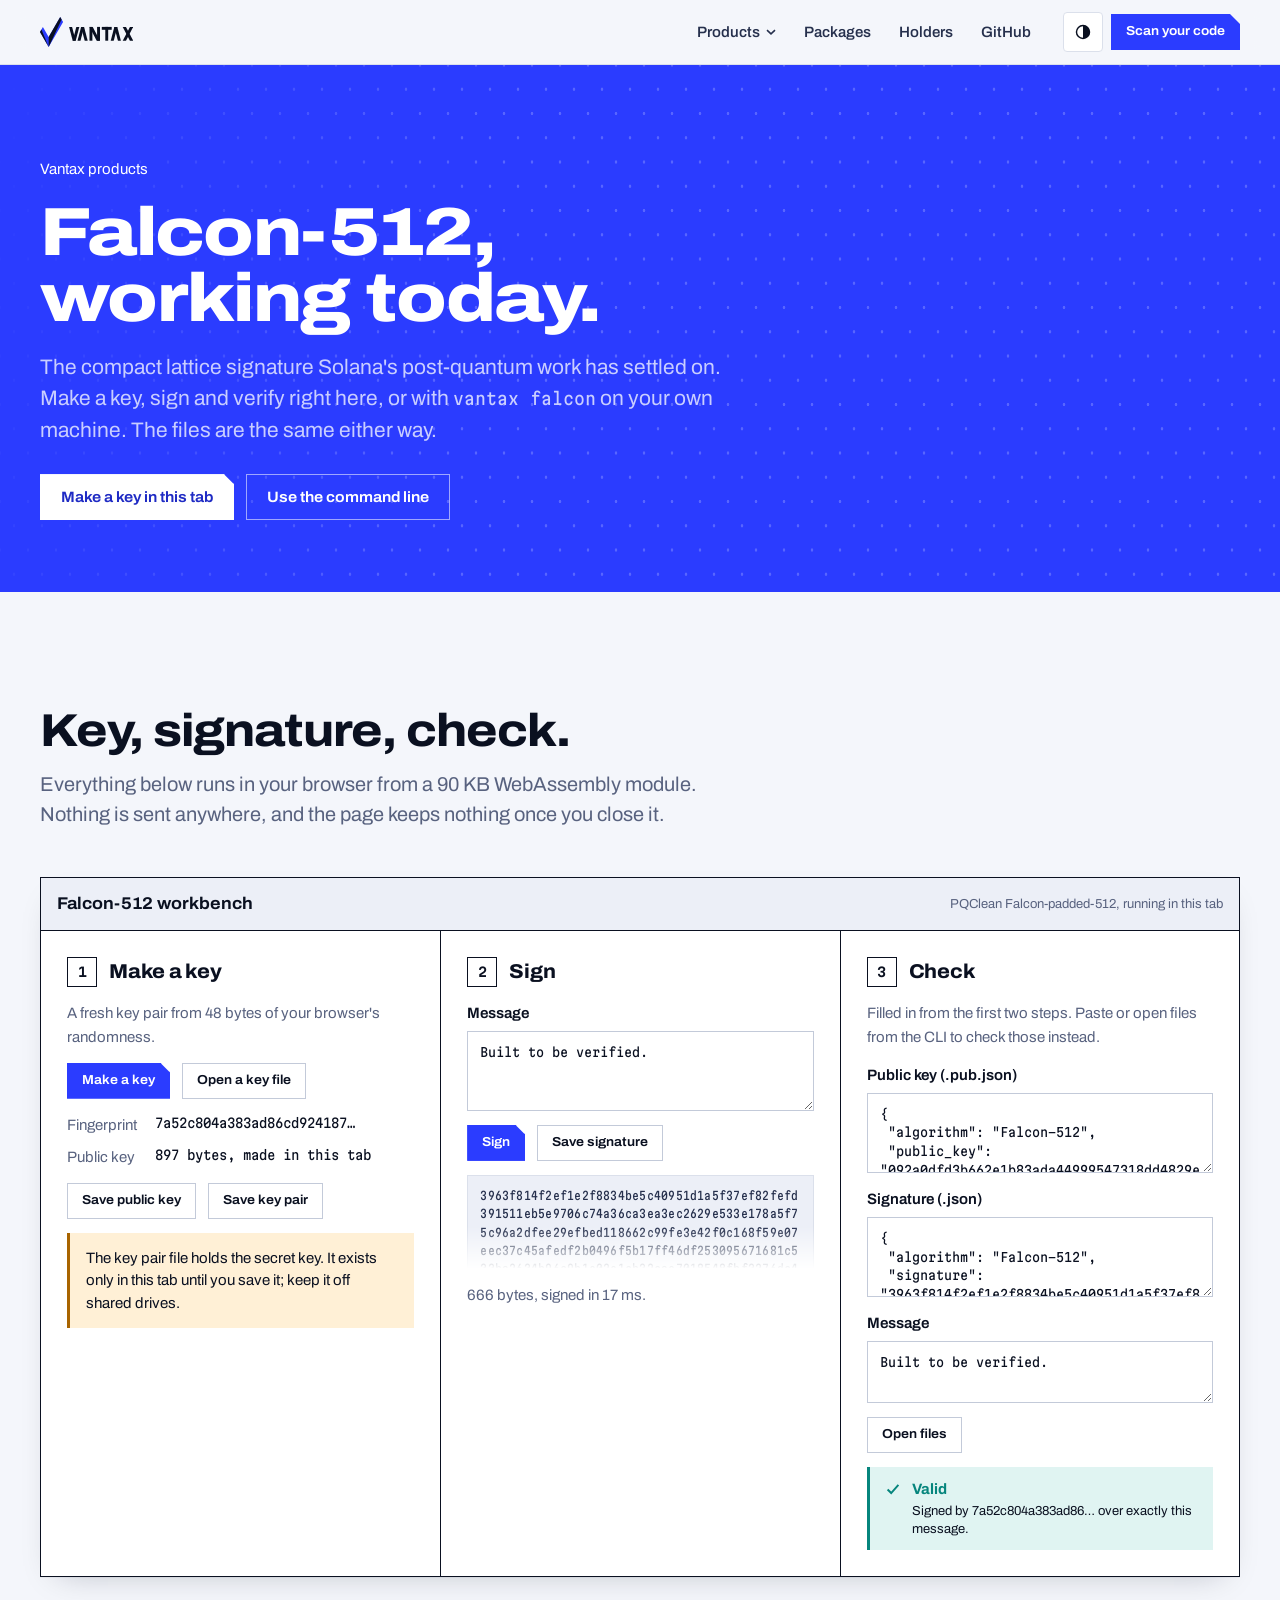
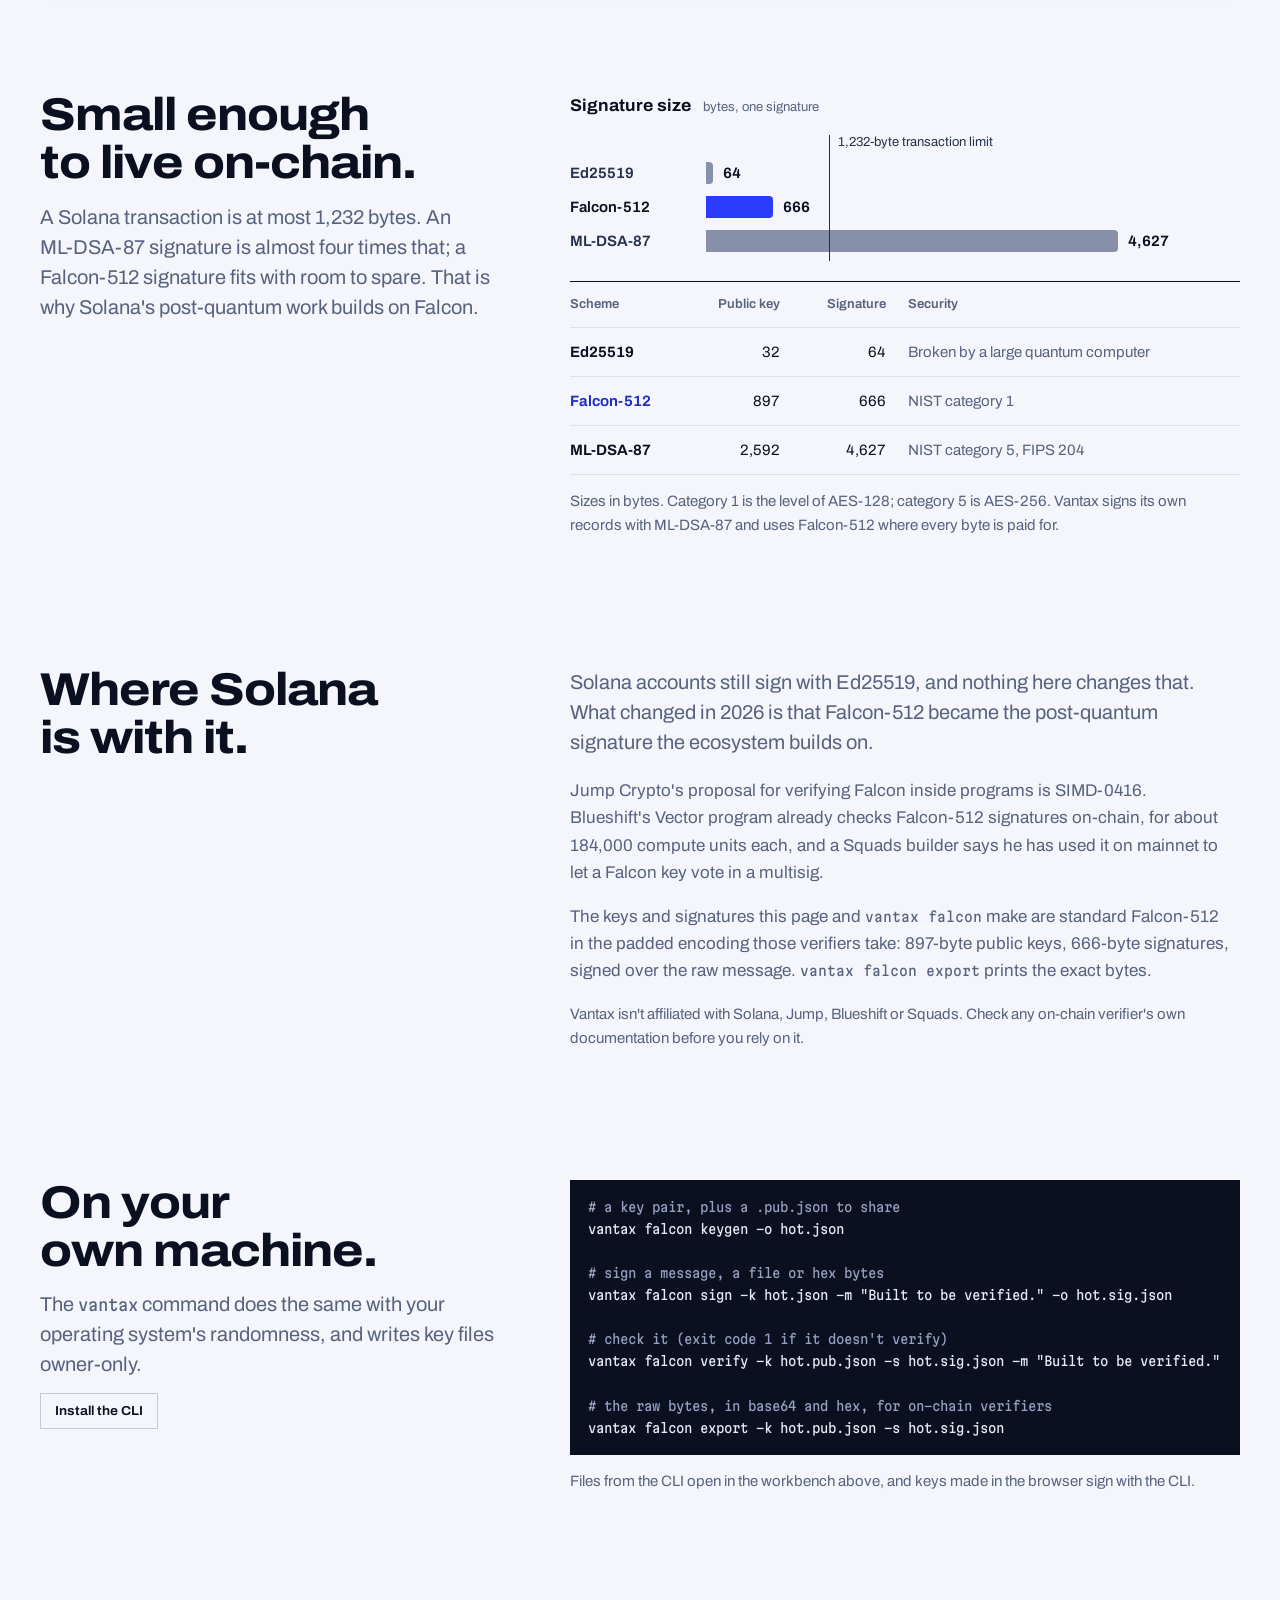
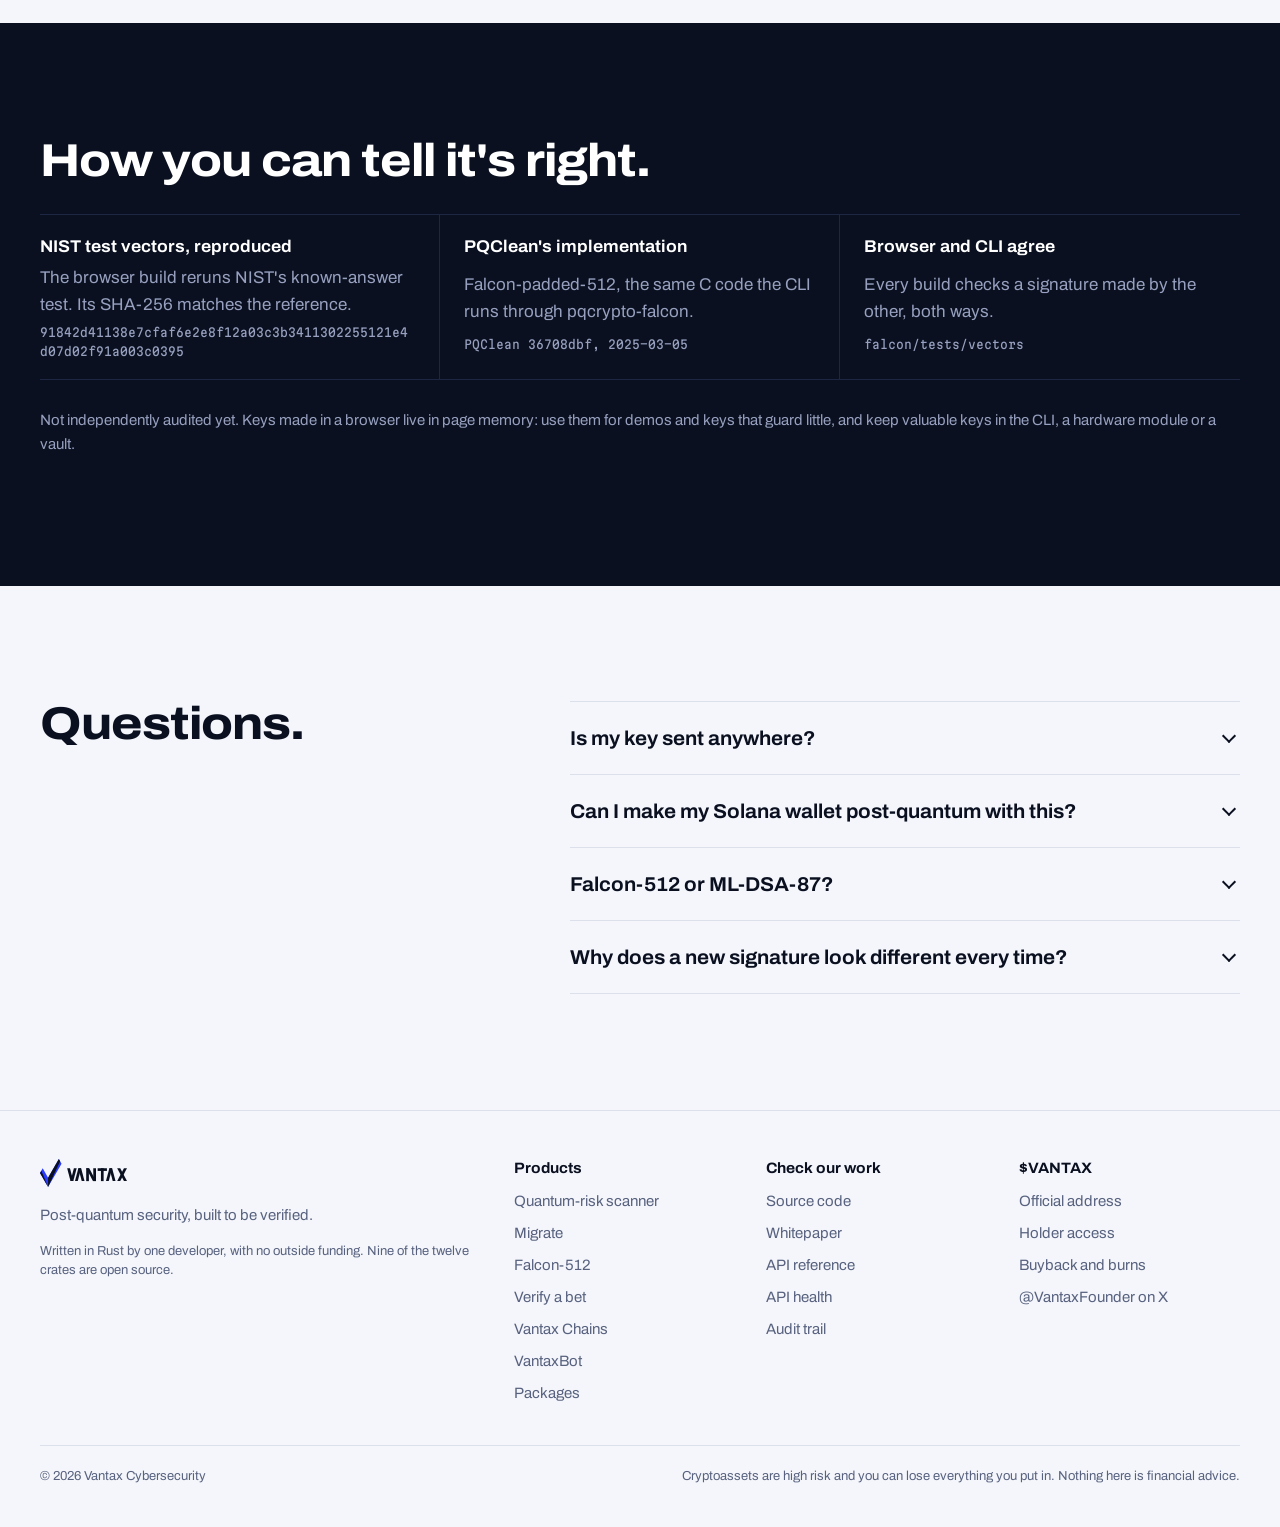
<file: site/falcon.html>
<!DOCTYPE html>
<html lang="en">
<head>
<meta charset="utf-8">
<meta name="viewport" content="width=device-width, initial-scale=1, viewport-fit=cover">
<!-- Base URL of the Vantax API (no trailing slash). Empty means this site's own
     origin, for when the site and the API share a host (nginx proxies /api/). -->
<meta name="vantax-api" content="https://api.vantax-cybersecurity.com">
<!-- Where the VantaxBot store runs (see the bot's deploy guide). -->
<meta name="vantax-store" content="https://store.vantax-cybersecurity.com">
<meta name="theme-color" content="#2b3cff">
<link rel="preload" href="assets/fonts/archivo.woff2" as="font" type="font/woff2" crossorigin>
<link rel="stylesheet" href="assets/vantax.css">
<link rel="icon" href="favicon.ico" sizes="48x48">
<link rel="icon" href="favicon.svg" type="image/svg+xml">
<link rel="apple-touch-icon" href="apple-touch-icon.png">
<link rel="manifest" href="site.webmanifest">
<script>try{var t=localStorage.getItem("vantax-theme");if(t==="light"||t==="dark")document.documentElement.setAttribute("data-theme",t)}catch(e){}</script>
<script src="assets/vantax.js" defer></script>
<title>Falcon-512: Vantax</title>
<meta name="description" content="Falcon-512, the compact post-quantum signature Solana's on-chain work uses: make a key, sign and verify in your browser or with the vantax CLI. 897-byte keys, 666-byte signatures, NIST test vectors reproduced byte for byte.">
<link rel="canonical" href="https://vantax-cybersecurity.com/falcon.html">
<meta property="og:title" content="Falcon-512 on Vantax">
<meta property="og:description" content="Make a Falcon-512 key, sign and verify in your browser. Same files as the vantax CLI.">
<meta property="og:url" content="https://vantax-cybersecurity.com/falcon.html">
<meta name="twitter:card" content="summary">
<meta name="twitter:site" content="@VantaxFounder">
</head>
<body>
<a class="skip" href="#main">Skip to content</a>
<header class="site-header">
  <div class="shell">
    <a class="brand" href="index.html" aria-label="Vantax home"><svg viewBox="0 0 372.84 120" role="img" aria-label="Vantax" xmlns="http://www.w3.org/2000/svg"><path class="v-main" d="M34.64 120 L92.38 20 L80.83 0 L34.64 80 L11.55 40 L0 60 Z"/><path class="v-facet" d="M34.64 120 L5.77 50 L0 60 Z"/><path class="v-facet" d="M34.64 120 L86.6 10 L80.83 0 L34.64 80 Z"/><g class="wm"><path d="M116.38 39.6 L128.36 39.6 L142.79 94.8 L130.81 94.8 Z"/><path d="M145.24 39.6 L157.22 39.6 L142.79 94.8 L130.81 94.8 Z"/><path d="M149.97 94.8 L161.95 94.8 L176.38 39.6 L164.4 39.6 Z"/><path d="M178.83 94.8 L190.81 94.8 L176.38 39.6 L164.4 39.6 Z"/><path d="M197.99 39.6 L209.58 39.6 L209.58 94.8 L197.99 94.8 Z"/><path d="M228.35 39.6 L239.94 39.6 L239.94 94.8 L228.35 94.8 Z"/><path d="M197.99 39.6 L211.07 39.6 L239.94 94.8 L226.86 94.8 Z"/><path d="M247.12 39.6 L286.86 39.6 L286.86 51.19 L247.12 51.19 Z"/><path d="M261.19 39.6 L272.79 39.6 L272.79 94.8 L261.19 94.8 Z"/><path d="M282.87 94.8 L294.85 94.8 L309.28 39.6 L297.3 39.6 Z"/><path d="M311.73 94.8 L323.71 94.8 L309.28 39.6 L297.3 39.6 Z"/><path d="M330.89 39.6 L343.97 39.6 L372.84 94.8 L359.76 94.8 Z"/><path d="M359.76 39.6 L372.84 39.6 L343.97 94.8 L330.89 94.8 Z"/></g></svg></a>
    <nav class="nav" aria-label="Main">
      <div class="menu-wrap">
        <button type="button" data-menu aria-expanded="false" aria-controls="products-menu">Products <svg viewBox="0 0 10 10" aria-hidden="true"><path d="M1 3.2l4 3.6 4-3.6" fill="none" stroke="currentColor" stroke-width="1.6"/></svg></button>
        <div class="menu" id="products-menu" hidden>
          <a href="index.html#scanner"><b>Quantum-risk scanner</b><span>Find the keys and signatures a quantum computer breaks.</span></a>
          <a href="migrate.html"><b>Migrate</b><span>Add ML-DSA-87 next to Ed25519 or ECDSA, then enforce it.</span></a>
          <a href="falcon.html" aria-current="page"><b>Falcon-512</b><span>The post-quantum signature Solana's validator teams picked.</span></a>
          <a href="verify.html"><b>Verify a bet</b><span>Check a casino's provably fair receipt in your browser.</span></a>
          <a href="launch.html"><b>Vantax Chains</b><span>Your own post-quantum blockchain, on your own servers.</span></a>
          <a href="bot.html"><b>VantaxBot</b><span>Signal trading that waits for the anti-rug scanner.</span></a>
        </div>
      </div>
      <a href="packages.html">Packages</a>
      <a href="holders.html">Holders</a>
      <a href="https://github.com/Vanta-Cybersecurity/Vantax">GitHub</a>
    </nav>
    <div class="header-tools">
      <button class="icon-btn" type="button" data-theme-toggle aria-label="Switch theme"><svg viewBox="0 0 20 20" aria-hidden="true"><circle cx="10" cy="10" r="7.25" fill="none" stroke="currentColor" stroke-width="1.6"/><path d="M10 2.75a7.25 7.25 0 0 1 0 14.5z" fill="currentColor"/></svg></button>
      <a class="btn p sm header-cta" href="index.html#scanner">Scan your code</a>
      <button class="icon-btn menu-btn" type="button" data-sheet aria-expanded="false" aria-controls="sheet" aria-label="Open menu"><svg viewBox="0 0 20 20" aria-hidden="true"><path d="M3 7h14M3 13h14" stroke="currentColor" stroke-width="1.8"/></svg></button>
    </div>
  </div>
</header>
<nav class="sheet" id="sheet" hidden aria-label="Menu">
  <a href="index.html#scanner">Quantum-risk scanner <span>Find what a quantum computer breaks</span></a>
  <a href="migrate.html">Migrate <span>ML-DSA-87 next to your keys</span></a>
  <a href="falcon.html">Falcon-512 <span>Solana's post-quantum signature</span></a>
  <a href="verify.html">Verify a bet <span>Provably fair, checked by you</span></a>
  <a href="launch.html">Vantax Chains <span>Your own post-quantum chain</span></a>
  <a href="bot.html">VantaxBot <span>Signal trading with rug checks</span></a>
  <a href="packages.html">Packages <span>Pay in any currency</span></a>
  <a href="holders.html">Holder access <span>For $VANTAX holders</span></a>
  <a href="https://github.com/Vanta-Cybersecurity/Vantax">GitHub <span>Read the code</span></a>
  <a class="btn p" href="index.html#scanner">Scan your code</a>
</nav>

<main id="main">
  <section class="field page-head" aria-labelledby="fn-title">
    <div class="shell">
      <a class="crumb" href="index.html#products">Vantax products</a>
      <h1 id="fn-title">Falcon-512, working today.</h1>
      <p class="lede">The compact lattice signature Solana's post-quantum work has settled on. Make a key, sign and verify right here, or with <code>vantax falcon</code> on your own machine. The files are the same either way.</p>
      <div class="cluster" style="margin-top:28px">
        <a class="btn p" href="#bench">Make a key in this tab</a>
        <a class="btn" href="#cli">Use the command line</a>
      </div>
    </div>
  </section>

  <section class="section" id="bench" aria-labelledby="bench-title">
    <div class="shell">
      <div class="section-head">
        <h2 id="bench-title">Key, signature, check.</h2>
        <p>Everything below runs in your browser from a 90 KB WebAssembly module. Nothing is sent anywhere, and the page keeps nothing once you close it.</p>
      </div>

      <div class="instrument bench" aria-live="off">
        <div class="instrument-head">
          <b>Falcon-512 workbench</b>
          <span id="fb-engine">Loading Falcon-512…</span>
        </div>
        <ol class="bench-cols">
          <li class="bench-col" aria-labelledby="fb-key-h">
            <h3 id="fb-key-h">Make a key</h3>
            <p class="small mute">A fresh key pair from 48 bytes of your browser's randomness.</p>
            <div class="cluster">
              <button class="btn p sm" type="button" id="fb-keygen" disabled>Make a key</button>
              <label class="btn sm file-btn">Open a key file<input type="file" id="fb-keyfile" accept="application/json,.json"></label>
            </div>
            <dl class="kv bench-kv" id="fb-key-info" hidden>
              <dt>Fingerprint</dt><dd id="fb-fp"></dd>
              <dt>Public key</dt><dd id="fb-pk-size"></dd>
            </dl>
            <div class="cluster" id="fb-key-save" hidden>
              <button class="btn sm" type="button" id="fb-save-pub">Save public key</button>
              <button class="btn sm" type="button" id="fb-save-key">Save key pair</button>
            </div>
            <p class="notice warn small" id="fb-key-note" hidden>The key pair file holds the secret key. It exists only in this tab until you save it; keep it off shared drives.</p>
          </li>

          <li class="bench-col" aria-labelledby="fb-sign-h">
            <h3 id="fb-sign-h">Sign</h3>
            <div class="fld">
              <label for="fb-msg">Message</label>
              <textarea class="mono" id="fb-msg" rows="3" spellcheck="false">Built to be verified.</textarea>
            </div>
            <div class="cluster">
              <button class="btn p sm" type="button" id="fb-sign" disabled>Sign</button>
              <button class="btn sm" type="button" id="fb-save-sig" hidden>Save signature</button>
            </div>
            <pre class="sig-hex bench-hex" id="fb-sig" aria-label="The signature, in hexadecimal"></pre>
            <p class="small mute" id="fb-sig-meta" hidden></p>
          </li>

          <li class="bench-col" aria-labelledby="fb-verify-h">
            <h3 id="fb-verify-h">Check</h3>
            <p class="small mute">Filled in from the first two steps. Paste or open files from the CLI to check those instead.</p>
            <div class="fld">
              <label for="fb-v-pub">Public key (.pub.json)</label>
              <textarea class="mono" id="fb-v-pub" rows="3" spellcheck="false" placeholder='{ "algorithm": "Falcon-512", "public_key": "09…", "fingerprint": "…" }'></textarea>
            </div>
            <div class="fld">
              <label for="fb-v-sig">Signature (.json)</label>
              <textarea class="mono" id="fb-v-sig" rows="3" spellcheck="false" placeholder='{ "algorithm": "Falcon-512", "signature": "39…", … }'></textarea>
            </div>
            <div class="fld">
              <label for="fb-v-msg">Message</label>
              <textarea class="mono" id="fb-v-msg" rows="2" spellcheck="false"></textarea>
            </div>
            <div class="cluster">
              <label class="btn sm file-btn">Open files<input type="file" id="fb-vfiles" accept="application/json,.json" multiple></label>
            </div>
            <p class="sig-state" id="fb-verdict" role="status"><b>Waiting for a signature</b></p>
          </li>
        </ol>
      </div>
    </div>
  </section>

  <section class="section" id="size" aria-labelledby="size-title">
    <div class="shell split">
      <div class="section-head">
        <h2 id="size-title">Small enough to live on-chain.</h2>
        <p>A Solana transaction is at most 1,232 bytes. An <span class="nowrap">ML-DSA-87</span> signature is almost four times that; a <span class="nowrap">Falcon-512</span> signature fits with room to spare. That is why Solana's post-quantum work builds on Falcon.</p>
      </div>
      <div>
        <figure class="bars" aria-labelledby="bars-cap">
          <figcaption id="bars-cap"><b>Signature size</b><span>bytes, one signature</span></figcaption>
          <div class="bar-plot" style="--limit:.26627">
          <span class="bar-ref" aria-hidden="true"><span>1,232-byte transaction limit</span></span>
          <div class="bar-row" tabindex="0" data-tip="Ed25519: 64-byte signature. What Solana signs with today; broken by Shor's algorithm.">
            <span class="bar-name">Ed25519</span>
            <span class="bar-track"><span class="bar" style="--w:1.38%"></span><span class="bar-val">64</span></span>
          </div>
          <div class="bar-row on" tabindex="0" data-tip="Falcon-512: 666-byte padded signature. NIST security category 1.">
            <span class="bar-name">Falcon-512</span>
            <span class="bar-track"><span class="bar" style="--w:14.39%"></span><span class="bar-val">666</span></span>
          </div>
          <div class="bar-row" tabindex="0" data-tip="ML-DSA-87: 4,627-byte signature. NIST FIPS 204, security category 5.">
            <span class="bar-name">ML-DSA-87</span>
            <span class="bar-track"><span class="bar" style="--w:100%"></span><span class="bar-val">4,627</span></span>
          </div>
          </div>
          <p class="sr-only">A whole Solana transaction can be at most 1,232 bytes: Falcon-512's signature fits inside that, ML-DSA-87's doesn't.</p>
        </figure>

        <div class="table-wrap">
          <table class="spec">
            <caption class="sr-only">Signature schemes compared</caption>
            <thead>
              <tr><th scope="col">Scheme</th><th scope="col" class="num">Public key</th><th scope="col" class="num">Signature</th><th scope="col">Security</th></tr>
            </thead>
            <tbody>
              <tr><th scope="row">Ed25519</th><td class="num">32</td><td class="num">64</td><td>Broken by a large quantum computer</td></tr>
              <tr class="on"><th scope="row">Falcon-512</th><td class="num">897</td><td class="num">666</td><td>NIST category 1</td></tr>
              <tr><th scope="row">ML-DSA-87</th><td class="num">2,592</td><td class="num">4,627</td><td>NIST category 5, FIPS 204</td></tr>
            </tbody>
          </table>
        </div>
        <p class="small mute" style="margin-top:14px">Sizes in bytes. Category 1 is the level of AES-128; category 5 is AES-256. Vantax signs its own records with ML-DSA-87 and uses Falcon-512 where every byte is paid for.</p>
      </div>
    </div>
  </section>

  <section class="section" id="solana" aria-labelledby="sol-title">
    <div class="shell split">
      <div class="section-head">
        <h2 id="sol-title">Where Solana is with it.</h2>
      </div>
      <div class="prose">
        <p class="kicker">Solana accounts still sign with Ed25519, and nothing here changes that. What changed in 2026 is that Falcon-512 became the post-quantum signature the ecosystem builds on.</p>
        <p>Jump Crypto's proposal for verifying Falcon inside programs is SIMD-0416. Blueshift's Vector program already checks Falcon-512 signatures on-chain, for about 184,000 compute units each, and a Squads builder says he has used it on mainnet to let a Falcon key vote in a multisig.</p>
        <p>The keys and signatures this page and <code>vantax falcon</code> make are standard Falcon-512 in the padded encoding those verifiers take: 897-byte public keys, 666-byte signatures, signed over the raw message. <code>vantax falcon export</code> prints the exact bytes.</p>
        <p class="small mute">Vantax isn't affiliated with Solana, Jump, Blueshift or Squads. Check any on-chain verifier's own documentation before you rely on it.</p>
      </div>
    </div>
  </section>

  <section class="section" id="cli" aria-labelledby="cli-title">
    <div class="shell split">
      <div class="section-head">
        <h2 id="cli-title">On your own machine.</h2>
        <p>The <code>vantax</code> command does the same with your operating system's randomness, and writes key files owner-only.</p>
        <div class="cluster"><a class="btn sm" href="https://github.com/Vanta-Cybersecurity/Vantax#falcon-512">Install the CLI</a></div>
      </div>
      <div>
<pre class="code"><span class="c"># a key pair, plus a .pub.json to share</span>
vantax falcon keygen -o hot.json

<span class="c"># sign a message, a file or hex bytes</span>
vantax falcon sign -k hot.json -m "Built to be verified." -o hot.sig.json

<span class="c"># check it (exit code 1 if it doesn't verify)</span>
vantax falcon verify -k hot.pub.json -s hot.sig.json -m "Built to be verified."

<span class="c"># the raw bytes, in base64 and hex, for on-chain verifiers</span>
vantax falcon export -k hot.pub.json -s hot.sig.json</pre>
        <p class="small mute" style="margin-top:14px">Files from the CLI open in the workbench above, and keys made in the browser sign with the CLI.</p>
      </div>
    </div>
  </section>

  <section class="section band" id="proof" aria-labelledby="proof-title">
    <div class="shell">
      <h2 id="proof-title">How you can tell it's right.</h2>
      <div class="proof">
        <a href="https://github.com/Vanta-Cybersecurity/Vantax/tree/main/falcon">
          <b>NIST test vectors, reproduced</b>
          <span class="mute">The browser build reruns NIST's known-answer test. Its SHA-256 matches the reference.</span>
          <code>91842d41138e7cfaf6e2e8f12a03c3b3411302255121e4d07d02f91a003c0395</code>
        </a>
        <a href="https://github.com/Vanta-Cybersecurity/Vantax/tree/main/falcon/vendor/pqclean">
          <b>PQClean's implementation</b>
          <span class="mute">Falcon-padded-512, the same C code the CLI runs through pqcrypto-falcon.</span>
          <code>PQClean 36708dbf, 2025-03-05</code>
        </a>
        <a href="https://github.com/Vanta-Cybersecurity/Vantax/tree/main/falcon/tests/vectors">
          <b>Browser and CLI agree</b>
          <span class="mute">Every build checks a signature made by the other, both ways.</span>
          <code>falcon/tests/vectors</code>
        </a>
      </div>
      <p class="small" style="margin-top:28px">Not independently audited yet. Keys made in a browser live in page memory: use them for demos and keys that guard little, and keep valuable keys in the CLI, a hardware module or a vault.</p>
    </div>
  </section>

  <section class="section" id="faq" aria-labelledby="faq-title">
    <div class="shell split">
      <div class="section-head"><h2 id="faq-title">Questions.</h2></div>
      <div class="faq">
        <details><summary>Is my key sent anywhere?</summary><div><p>No. Keys are made, used and checked inside this tab. The page makes no network requests for any of it, and nothing is stored once you close the tab.</p></div></details>
        <details><summary>Can I make my Solana wallet post-quantum with this?</summary><div><p>Not on its own. A wallet's address is an Ed25519 key, and only a change to Solana itself can replace that. Today a Falcon key can authorise things through programs that verify Falcon-512 on-chain, and Vantax can bind a post-quantum key to your account and refuse actions that arrive without its signature.</p></div></details>
        <details><summary>Falcon-512 or ML-DSA-87?</summary><div><p>Use ML-DSA-87 for keys that guard a lot and live off-chain: it is a published NIST standard at the highest security category. Use Falcon-512 where size matters, above all on-chain, where a 4,627-byte signature doesn't fit in a transaction.</p></div></details>
        <details><summary>Why does a new signature look different every time?</summary><div><p>Falcon signs with fresh randomness each time, so two signatures over the same message differ. Both verify. Keys are the opposite: the same 48-byte seed always gives the same key.</p></div></details>
      </div>
    </div>
  </section>
</main>

<footer class="site-footer">
  <div class="shell">
    <div class="foot-grid">
      <div class="foot-brand">
        <a href="index.html" aria-label="Vantax home"><svg viewBox="0 0 372.84 120" role="img" aria-label="Vantax" xmlns="http://www.w3.org/2000/svg"><path class="v-main" d="M34.64 120 L92.38 20 L80.83 0 L34.64 80 L11.55 40 L0 60 Z"/><path class="v-facet" d="M34.64 120 L5.77 50 L0 60 Z"/><path class="v-facet" d="M34.64 120 L86.6 10 L80.83 0 L34.64 80 Z"/><g class="wm"><path d="M116.38 39.6 L128.36 39.6 L142.79 94.8 L130.81 94.8 Z"/><path d="M145.24 39.6 L157.22 39.6 L142.79 94.8 L130.81 94.8 Z"/><path d="M149.97 94.8 L161.95 94.8 L176.38 39.6 L164.4 39.6 Z"/><path d="M178.83 94.8 L190.81 94.8 L176.38 39.6 L164.4 39.6 Z"/><path d="M197.99 39.6 L209.58 39.6 L209.58 94.8 L197.99 94.8 Z"/><path d="M228.35 39.6 L239.94 39.6 L239.94 94.8 L228.35 94.8 Z"/><path d="M197.99 39.6 L211.07 39.6 L239.94 94.8 L226.86 94.8 Z"/><path d="M247.12 39.6 L286.86 39.6 L286.86 51.19 L247.12 51.19 Z"/><path d="M261.19 39.6 L272.79 39.6 L272.79 94.8 L261.19 94.8 Z"/><path d="M282.87 94.8 L294.85 94.8 L309.28 39.6 L297.3 39.6 Z"/><path d="M311.73 94.8 L323.71 94.8 L309.28 39.6 L297.3 39.6 Z"/><path d="M330.89 39.6 L343.97 39.6 L372.84 94.8 L359.76 94.8 Z"/><path d="M359.76 39.6 L372.84 39.6 L343.97 94.8 L330.89 94.8 Z"/></g></svg></a>
        <p>Post-quantum security, built to be verified.</p>
        <p class="tiny">Written in Rust by one developer, with no outside funding. Nine of the twelve crates are open source.</p>
      </div>
      <div>
        <h4>Products</h4>
        <ul>
          <li><a href="index.html#scanner">Quantum-risk scanner</a></li>
          <li><a href="migrate.html">Migrate</a></li>
          <li><a href="falcon.html">Falcon-512</a></li>
          <li><a href="verify.html">Verify a bet</a></li>
          <li><a href="launch.html">Vantax Chains</a></li>
          <li><a href="bot.html">VantaxBot</a></li>
          <li><a href="packages.html">Packages</a></li>
        </ul>
      </div>
      <div>
        <h4>Check our work</h4>
        <ul>
          <li><a href="https://github.com/Vanta-Cybersecurity/Vantax">Source code</a></li>
          <li><a href="https://github.com/Vanta-Cybersecurity/Vantax/blob/main/docs/WHITEPAPER.md">Whitepaper</a></li>
          <li><a href="https://github.com/Vanta-Cybersecurity/Vantax/blob/main/docs/API.md">API reference</a></li>
          <li><a href="https://api.vantax-cybersecurity.com/health">API health</a></li>
          <li><a href="https://api.vantax-cybersecurity.com/api/v1/gateway/audit">Audit trail</a></li>
        </ul>
      </div>
      <div>
        <h4>$VANTAX</h4>
        <ul>
          <li><a href="index.html#token">Official address</a></li>
          <li><a href="holders.html">Holder access</a></li>
          <li><a href="burns.html">Buyback and burns</a></li>
          <li><a href="https://x.com/VantaxFounder">@VantaxFounder on X</a></li>
        </ul>
      </div>
    </div>
    <div class="foot-legal">
      <span>© 2026 Vantax Cybersecurity</span>
      <span>Cryptoassets are high risk and you can lose everything you put in. Nothing here is financial advice.</span>
    </div>
  </div>
</footer>

<script type="module">
// The workbench. Falcon-512 from falcon512.wasm, fingerprints and message
// hashes from the Vantax triple hash in vantax_wasm.wasm, nothing sent.
import { loadVantax } from "./wasm/vantax.js";
import { loadFalcon } from "./wasm/falcon.js";
const $ = (id) => document.getElementById(id);
const tick = '<svg viewBox="0 0 20 20" aria-hidden="true"><path d="M4 10.5l4 4 8-9" fill="none" stroke="currentColor" stroke-width="2.2"/></svg>';
const cross = '<svg viewBox="0 0 20 20" aria-hidden="true"><path d="M5 5l10 10M15 5L5 15" fill="none" stroke="currentColor" stroke-width="2.2"/></svg>';
let fn, key = null, lastSig = null;

function verdict(kind, title, detail) {
  const v = $("fb-verdict");
  v.className = "sig-state" + (kind ? " " + kind : "");
  v.innerHTML = (kind === "ok" ? tick : kind === "bad" ? cross : "") + "<div><b></b><span></span></div>";
  v.querySelector("b").textContent = title;
  v.querySelector("span").textContent = detail || "";
}

function save(name, obj) {
  const blob = new Blob([JSON.stringify(obj, null, 2) + "\n"], { type: "application/json" });
  const a = document.createElement("a");
  a.href = URL.createObjectURL(blob); a.download = name;
  document.body.appendChild(a); a.click(); a.remove();
  setTimeout(() => URL.revokeObjectURL(a.href), 1000);
}

function useKey(k, how) {
  key = k;
  $("fb-fp").textContent = k.fingerprint.slice(0, 24) + "…";
  $("fb-fp").title = k.fingerprint;
  $("fb-pk-size").textContent = (k.public_key.length / 2).toLocaleString("en-GB") + " bytes, " + how;
  $("fb-key-info").hidden = false; $("fb-key-save").hidden = false; $("fb-key-note").hidden = false;
  $("fb-sign").disabled = false;
  $("fb-v-pub").value = JSON.stringify(fn.publicKey(k), null, 1);
  sign();
}

function sign() {
  if (!key) return;
  const msg = $("fb-msg").value, t0 = performance.now();
  lastSig = fn.sign(key, msg);
  const ms = Math.max(1, Math.round(performance.now() - t0));
  $("fb-sig").textContent = lastSig.signature;
  $("fb-sig-meta").hidden = false;
  $("fb-sig-meta").textContent = (lastSig.signature.length / 2) + " bytes, signed in " + ms + " ms.";
  $("fb-save-sig").hidden = false;
  $("fb-v-sig").value = JSON.stringify(lastSig, null, 1);
  $("fb-v-msg").value = msg;
  check();
}

function parse(id, what) {
  const t = $(id).value.trim();
  if (!t) return null;
  try { return JSON.parse(t); } catch (e) { throw new Error(what + " isn't valid JSON."); }
}

function check() {
  let pub, sig;
  try { pub = parse("fb-v-pub", "The public key"); sig = parse("fb-v-sig", "The signature"); }
  catch (e) { return verdict("bad", "Can't read that", e.message); }
  if (!pub || !sig) return verdict("", "Waiting for a signature", "Make a key and sign, or paste a public key and a signature.");
  try {
    const r = fn.verify(pub, sig, $("fb-v-msg").value);
    if (r.valid) verdict("ok", "Valid", "Signed by " + String(r.signer_fingerprint || "").slice(0, 16) + "… over exactly this message.");
    else verdict("bad", "Doesn't verify", "This signature wasn't made by this key over this message.");
  } catch (e) {
    verdict("bad", "Can't check that", e.message.replace(/^./, (c) => c.toUpperCase()) + ".");
  }
}

async function readFiles(files) {
  for (const f of files) {
    let obj;
    try { obj = JSON.parse(await f.text()); } catch (e) { verdict("bad", "Can't read " + f.name, "Open the .json files the CLI wrote."); return; }
    if (obj.signature) { $("fb-v-sig").value = JSON.stringify(obj, null, 1); }
    else if (obj.public_key) {
      const pubOnly = { algorithm: obj.algorithm, public_key: obj.public_key, fingerprint: obj.fingerprint };
      $("fb-v-pub").value = JSON.stringify(pubOnly, null, 1);
    }
  }
  check();
}

$("fb-keygen").addEventListener("click", () => useKey(fn.keygen(), "made in this tab"));
$("fb-sign").addEventListener("click", sign);
$("fb-msg").addEventListener("keydown", (e) => { if (e.key === "Enter" && (e.metaKey || e.ctrlKey)) sign(); });
["fb-v-pub", "fb-v-sig", "fb-v-msg"].forEach((id) => $(id).addEventListener("input", check));
$("fb-save-pub").addEventListener("click", () => save("falcon-key.pub.json", fn.publicKey(key)));
$("fb-save-key").addEventListener("click", () => save("falcon-key.json", key));
$("fb-save-sig").addEventListener("click", () => lastSig && save("falcon-signature.json", lastSig));
$("fb-vfiles").addEventListener("change", (e) => { readFiles([...e.target.files]); e.target.value = ""; });
$("fb-keyfile").addEventListener("change", async (e) => {
  const f = e.target.files[0]; e.target.value = "";
  if (!f) return;
  try {
    const k = JSON.parse(await f.text());
    if (!k.secret_key) throw new Error("That file has no secret key. To check a signature, open it in the third step.");
    const probe = fn.sign(k, "Vantax key check");
    if (!fn.verify(fn.publicKey(k), probe, "Vantax key check").valid) throw new Error("The public and secret halves of that key don't match.");
    useKey(k, "opened from " + f.name);
  } catch (err) {
    verdict("bad", "Can't use that key", err.message);
  }
});

try {
  const vx = await loadVantax(new URL("./wasm/vantax_wasm.wasm", import.meta.url));
  fn = await loadFalcon(new URL("./wasm/falcon512.wasm", import.meta.url), { hash: vx.hash });
  $("fb-engine").textContent = "PQClean Falcon-padded-512, running in this tab";
  $("fb-keygen").disabled = false;
  useKey(fn.keygen(), "made in this tab");
} catch (e) {
  $("fb-engine").textContent = "Couldn't start";
  verdict("bad", "Your browser couldn't run Falcon-512", "It needs WebAssembly. The vantax CLI does the same on your machine.");
}

// Chart tooltips: the value and what it means, on hover and on focus.
const tip = document.createElement("div"); tip.className = "bar-tip"; tip.hidden = true; tip.setAttribute("role", "tooltip");
document.body.appendChild(tip);
document.querySelectorAll(".bar-row").forEach((row) => {
  const showTip = () => { tip.textContent = row.dataset.tip; tip.hidden = false; const r = row.querySelector(".bar").getBoundingClientRect();
    tip.style.left = Math.min(window.innerWidth - tip.offsetWidth - 12, Math.max(12, r.right - tip.offsetWidth / 2)) + "px"; tip.style.top = (window.scrollY + r.top - tip.offsetHeight - 10) + "px"; };
  const hideTip = () => { tip.hidden = true; };
  row.addEventListener("mouseenter", showTip); row.addEventListener("mouseleave", hideTip);
  row.addEventListener("focus", showTip); row.addEventListener("blur", hideTip);
});
</script>
</body>
</html>
</file>
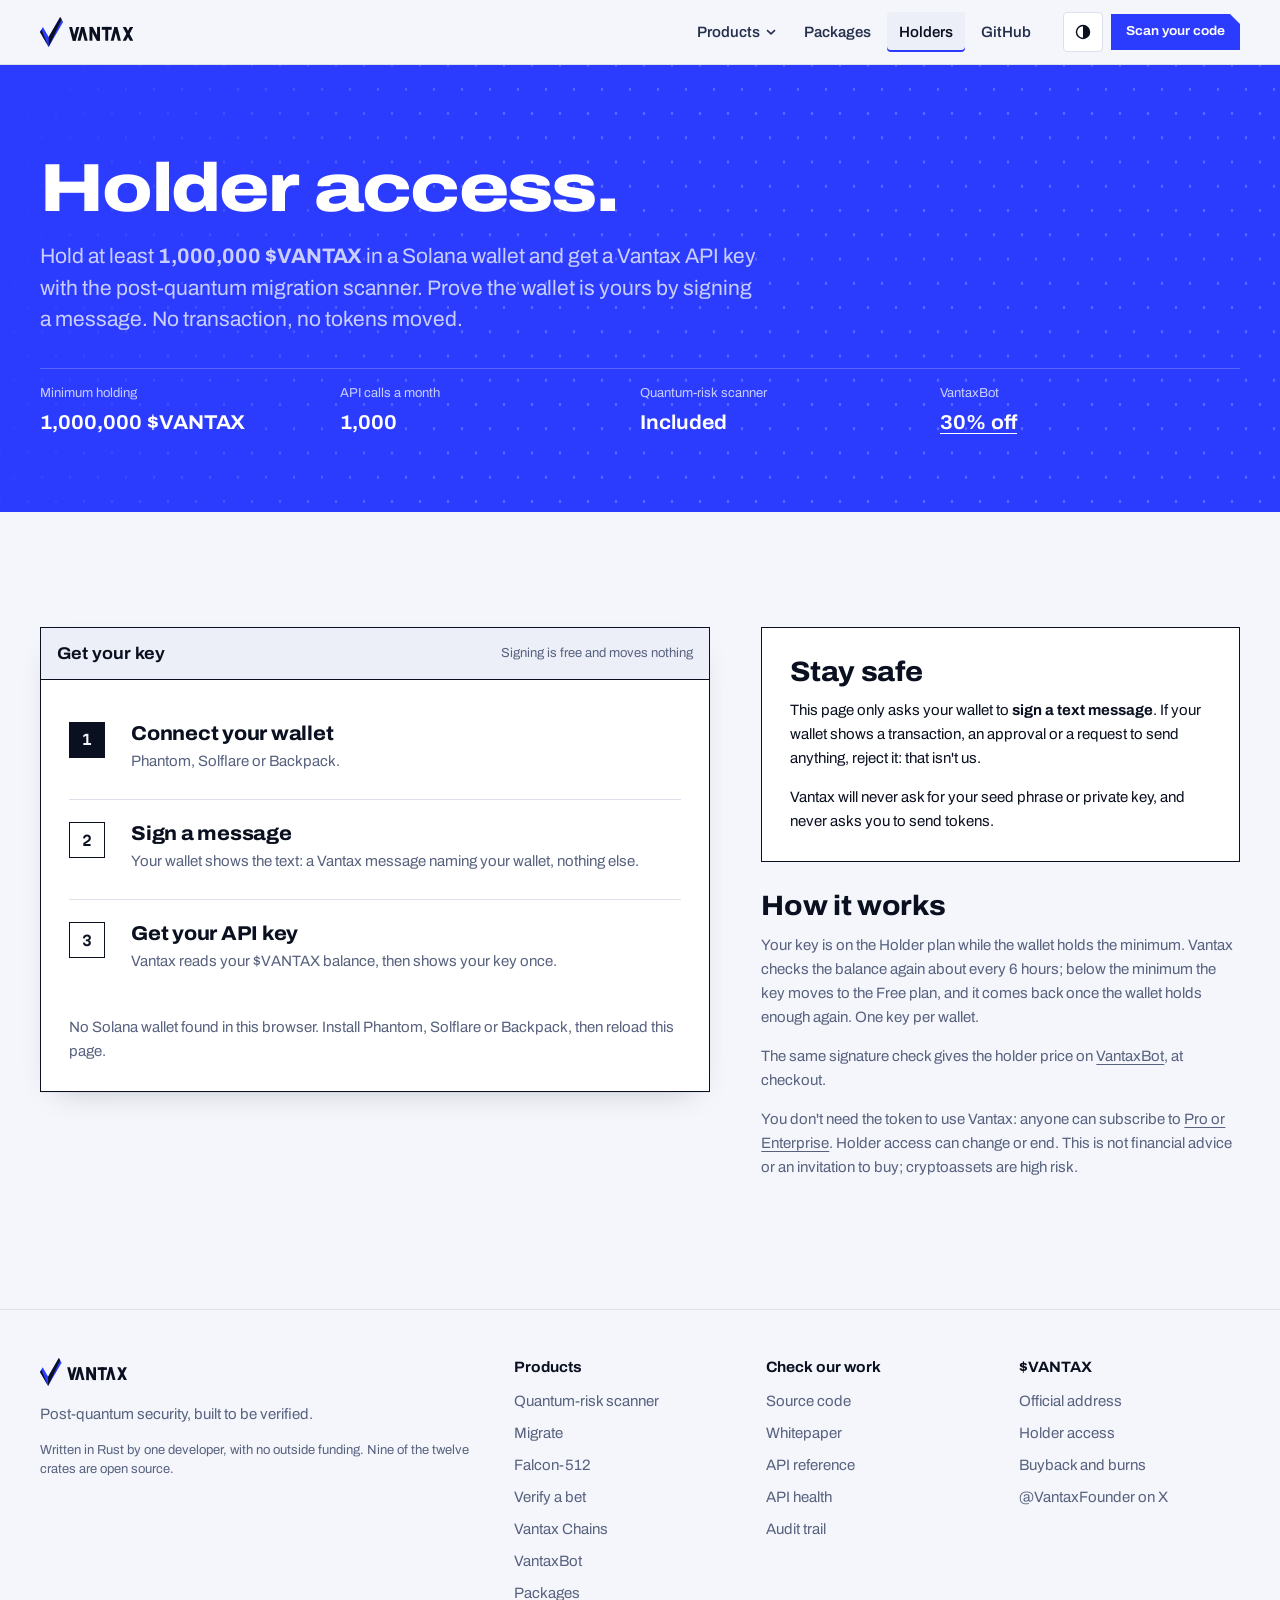
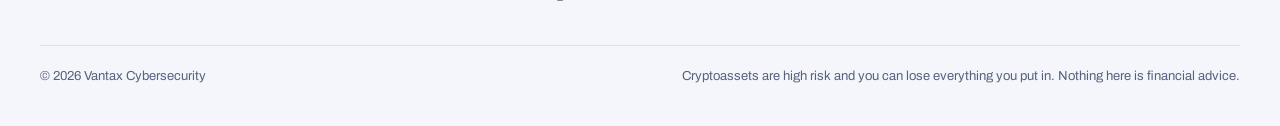
<file: site/holders.html>
<!DOCTYPE html>
<html lang="en">
<head>
<meta charset="utf-8">
<meta name="viewport" content="width=device-width, initial-scale=1, viewport-fit=cover">
<!-- Base URL of the Vantax API (no trailing slash). Empty means this site's own
     origin, for when the site and the API share a host (nginx proxies /api/). -->
<meta name="vantax-api" content="https://api.vantax-cybersecurity.com">
<!-- Where the VantaxBot store runs (see the bot's deploy guide). -->
<meta name="vantax-store" content="https://store.vantax-cybersecurity.com">
<meta name="theme-color" content="#2b3cff">
<link rel="preload" href="assets/fonts/archivo.woff2" as="font" type="font/woff2" crossorigin>
<link rel="stylesheet" href="assets/vantax.css">
<link rel="icon" href="favicon.ico" sizes="48x48">
<link rel="icon" href="favicon.svg" type="image/svg+xml">
<link rel="apple-touch-icon" href="apple-touch-icon.png">
<link rel="manifest" href="site.webmanifest">
<script>try{var t=localStorage.getItem("vantax-theme");if(t==="light"||t==="dark")document.documentElement.setAttribute("data-theme",t)}catch(e){}</script>
<script src="assets/vantax.js" defer></script>
<title>Holder access: Vantax</title>
<meta name="description" content="Wallets that hold $VANTAX can get a Vantax API key with the post-quantum migration scanner, and VantaxBot at the holder price. Sign a message to prove the wallet is yours: no transaction, no tokens moved.">
<meta name="referrer" content="no-referrer">
<link rel="canonical" href="https://vantax-cybersecurity.com/holders.html">
<meta property="og:title" content="Vantax holder access">
<meta property="og:description" content="Hold $VANTAX, sign a message, get a Vantax API key with the post-quantum migration scanner.">
<meta property="og:url" content="https://vantax-cybersecurity.com/holders.html">
<meta name="twitter:card" content="summary">
<meta name="twitter:site" content="@VantaxFounder">
</head>
<body>
<a class="skip" href="#main">Skip to content</a>
<header class="site-header">
  <div class="shell">
    <a class="brand" href="index.html" aria-label="Vantax home"><svg viewBox="0 0 372.84 120" role="img" aria-label="Vantax" xmlns="http://www.w3.org/2000/svg"><path class="v-main" d="M34.64 120 L92.38 20 L80.83 0 L34.64 80 L11.55 40 L0 60 Z"/><path class="v-facet" d="M34.64 120 L5.77 50 L0 60 Z"/><path class="v-facet" d="M34.64 120 L86.6 10 L80.83 0 L34.64 80 Z"/><g class="wm"><path d="M116.38 39.6 L128.36 39.6 L142.79 94.8 L130.81 94.8 Z"/><path d="M145.24 39.6 L157.22 39.6 L142.79 94.8 L130.81 94.8 Z"/><path d="M149.97 94.8 L161.95 94.8 L176.38 39.6 L164.4 39.6 Z"/><path d="M178.83 94.8 L190.81 94.8 L176.38 39.6 L164.4 39.6 Z"/><path d="M197.99 39.6 L209.58 39.6 L209.58 94.8 L197.99 94.8 Z"/><path d="M228.35 39.6 L239.94 39.6 L239.94 94.8 L228.35 94.8 Z"/><path d="M197.99 39.6 L211.07 39.6 L239.94 94.8 L226.86 94.8 Z"/><path d="M247.12 39.6 L286.86 39.6 L286.86 51.19 L247.12 51.19 Z"/><path d="M261.19 39.6 L272.79 39.6 L272.79 94.8 L261.19 94.8 Z"/><path d="M282.87 94.8 L294.85 94.8 L309.28 39.6 L297.3 39.6 Z"/><path d="M311.73 94.8 L323.71 94.8 L309.28 39.6 L297.3 39.6 Z"/><path d="M330.89 39.6 L343.97 39.6 L372.84 94.8 L359.76 94.8 Z"/><path d="M359.76 39.6 L372.84 39.6 L343.97 94.8 L330.89 94.8 Z"/></g></svg></a>
    <nav class="nav" aria-label="Main">
      <div class="menu-wrap">
        <button type="button" data-menu aria-expanded="false" aria-controls="products-menu">Products <svg viewBox="0 0 10 10" aria-hidden="true"><path d="M1 3.2l4 3.6 4-3.6" fill="none" stroke="currentColor" stroke-width="1.6"/></svg></button>
        <div class="menu" id="products-menu" hidden>
          <a href="index.html#scanner"><b>Quantum-risk scanner</b><span>Find the keys and signatures a quantum computer breaks.</span></a>
          <a href="migrate.html"><b>Migrate</b><span>Add ML-DSA-87 next to Ed25519 or ECDSA, then enforce it.</span></a>
          <a href="falcon.html"><b>Falcon-512</b><span>The post-quantum signature Solana's validator teams picked.</span></a>
          <a href="verify.html"><b>Verify a bet</b><span>Check a casino's provably fair receipt in your browser.</span></a>
          <a href="launch.html"><b>Vantax Chains</b><span>Your own post-quantum blockchain, on your own servers.</span></a>
          <a href="bot.html"><b>VantaxBot</b><span>Signal trading that waits for the anti-rug scanner.</span></a>
        </div>
      </div>
      <a href="packages.html">Packages</a>
      <a href="holders.html" aria-current="page">Holders</a>
      <a href="https://github.com/Vanta-Cybersecurity/Vantax">GitHub</a>
    </nav>
    <div class="header-tools">
      <button class="icon-btn" type="button" data-theme-toggle aria-label="Switch theme"><svg viewBox="0 0 20 20" aria-hidden="true"><circle cx="10" cy="10" r="7.25" fill="none" stroke="currentColor" stroke-width="1.6"/><path d="M10 2.75a7.25 7.25 0 0 1 0 14.5z" fill="currentColor"/></svg></button>
      <a class="btn p sm header-cta" href="index.html#scanner">Scan your code</a>
      <button class="icon-btn menu-btn" type="button" data-sheet aria-expanded="false" aria-controls="sheet" aria-label="Open menu"><svg viewBox="0 0 20 20" aria-hidden="true"><path d="M3 7h14M3 13h14" stroke="currentColor" stroke-width="1.8"/></svg></button>
    </div>
  </div>
</header>
<nav class="sheet" id="sheet" hidden aria-label="Menu">
  <a href="index.html#scanner">Quantum-risk scanner <span>Find what a quantum computer breaks</span></a>
  <a href="migrate.html">Migrate <span>ML-DSA-87 next to your keys</span></a>
  <a href="falcon.html">Falcon-512 <span>Solana's post-quantum signature</span></a>
  <a href="verify.html">Verify a bet <span>Provably fair, checked by you</span></a>
  <a href="launch.html">Vantax Chains <span>Your own post-quantum chain</span></a>
  <a href="bot.html">VantaxBot <span>Signal trading with rug checks</span></a>
  <a href="packages.html">Packages <span>Pay in any currency</span></a>
  <a href="holders.html">Holder access <span>For $VANTAX holders</span></a>
  <a href="https://github.com/Vanta-Cybersecurity/Vantax">GitHub <span>Read the code</span></a>
  <a class="btn p" href="index.html#scanner">Scan your code</a>
</nav>

<main id="main">
  <section class="field page-head" aria-labelledby="h-title">
    <div class="shell">
      <h1 id="h-title">Holder access.</h1>
      <p class="lede">Hold at least <b><span data-min>1,000,000</span> <span data-token>$VANTAX</span></b> in a Solana wallet and get a Vantax API key with the post-quantum migration scanner. Prove the wallet is yours by signing a message. No transaction, no tokens moved.</p>
      <dl class="terms" aria-label="What holders get">
        <div><dt>Minimum holding</dt><dd><span data-min>1,000,000</span> <span data-token>$VANTAX</span></dd></div>
        <div><dt>API calls a month</dt><dd data-quota>1,000</dd></div>
        <div><dt>Quantum-risk scanner</dt><dd>Included</dd></div>
        <div><dt>VantaxBot</dt><dd><a href="bot.html#buy">30% off</a></dd></div>
      </dl>
    </div>
  </section>

  <section class="section" aria-labelledby="flow-title">
    <div class="shell split wide-left">
      <div>
        <p class="notice warn" id="closed" hidden></p>

        <div class="instrument" id="flow">
          <div class="instrument-head"><b id="flow-title">Get your key</b><span>Signing is free and moves nothing</span></div>
          <div class="flow-body">
            <ol class="steps">
              <li id="s1" class="now"><h3>Connect your wallet</h3><p>Phantom, Solflare or Backpack.</p></li>
              <li id="s2"><h3>Sign a message</h3><p>Your wallet shows the text: a Vantax message naming your wallet, nothing else.</p></li>
              <li id="s3"><h3>Get your API key</h3><p>Vantax reads your <span data-token>$VANTAX</span> balance, then shows your key once.</p></li>
            </ol>
            <div class="who" id="who" hidden></div>
            <div class="cluster" id="wallets"></div>
            <div class="cluster" id="actions" hidden>
              <button class="btn p" id="sign" type="button">Sign and get my key</button>
              <button class="btn" id="switch" type="button">Use another wallet</button>
            </div>
            <p class="notice bad" id="error" role="alert" hidden></p>
            <p class="mute small" id="busy" role="status" hidden></p>
          </div>
        </div>

        <div class="instrument" id="done" hidden>
          <div class="instrument-head"><b>Your API key</b><span>Holder plan</span></div>
          <div class="flow-body stack">
            <p class="notice ok" id="held"></p>
            <div class="copyline"><code id="key"></code><button id="copy" type="button">Copy</button></div>
            <p class="notice warn"><b>This is the only time the key is shown.</b> Store it in a password manager or secret store now. We keep only a hash of it. Lost it? Come back and sign again: you get a new key and the old one stops working.</p>
            <h3>Scan your code</h3>
            <pre class="code" id="cli">export VANTAX_API_KEY=vtx_…
vantax scan . --fail-on high</pre>
            <p class="mute small" id="terms"></p>
            <div class="cluster">
              <a class="btn" href="https://github.com/Vanta-Cybersecurity/Vantax#scanner-in-ci">Scanner in CI</a>
              <a class="btn" href="https://github.com/Vanta-Cybersecurity/Vantax/blob/main/docs/API.md">API reference</a>
              <a class="btn" href="bot.html#buy">VantaxBot at the holder price</a>
            </div>
          </div>
        </div>
      </div>

      <div class="stack" style="--stack:28px">
        <div class="panel strong">
          <h3>Stay safe</h3>
          <p class="small">This page only asks your wallet to <b>sign a text message</b>. If your wallet shows a transaction, an approval or a request to send anything, reject it: that isn't us.</p>
          <p class="small" style="margin:0">Vantax will never ask for your seed phrase or private key, and never asks you to send tokens.</p>
        </div>
        <div class="prose small">
          <h3 style="margin-bottom:10px">How it works</h3>
          <p>Your key is on the Holder plan while the wallet holds the minimum. Vantax checks the balance again about every <span data-hours>6</span> hours; below the minimum the key moves to the Free plan, and it comes back once the wallet holds enough again. One key per wallet.</p>
          <p>The same signature check gives the holder price on <a href="bot.html#buy">VantaxBot</a>, at checkout.</p>
          <p>You don't need the token to use Vantax: anyone can subscribe to <a href="packages.html#api">Pro or Enterprise</a>. Holder access can change or end. This is not financial advice or an invitation to buy; cryptoassets are high risk.</p>
        </div>
      </div>
    </div>
  </section>
</main>

<footer class="site-footer">
  <div class="shell">
    <div class="foot-grid">
      <div class="foot-brand">
        <a href="index.html" aria-label="Vantax home"><svg viewBox="0 0 372.84 120" role="img" aria-label="Vantax" xmlns="http://www.w3.org/2000/svg"><path class="v-main" d="M34.64 120 L92.38 20 L80.83 0 L34.64 80 L11.55 40 L0 60 Z"/><path class="v-facet" d="M34.64 120 L5.77 50 L0 60 Z"/><path class="v-facet" d="M34.64 120 L86.6 10 L80.83 0 L34.64 80 Z"/><g class="wm"><path d="M116.38 39.6 L128.36 39.6 L142.79 94.8 L130.81 94.8 Z"/><path d="M145.24 39.6 L157.22 39.6 L142.79 94.8 L130.81 94.8 Z"/><path d="M149.97 94.8 L161.95 94.8 L176.38 39.6 L164.4 39.6 Z"/><path d="M178.83 94.8 L190.81 94.8 L176.38 39.6 L164.4 39.6 Z"/><path d="M197.99 39.6 L209.58 39.6 L209.58 94.8 L197.99 94.8 Z"/><path d="M228.35 39.6 L239.94 39.6 L239.94 94.8 L228.35 94.8 Z"/><path d="M197.99 39.6 L211.07 39.6 L239.94 94.8 L226.86 94.8 Z"/><path d="M247.12 39.6 L286.86 39.6 L286.86 51.19 L247.12 51.19 Z"/><path d="M261.19 39.6 L272.79 39.6 L272.79 94.8 L261.19 94.8 Z"/><path d="M282.87 94.8 L294.85 94.8 L309.28 39.6 L297.3 39.6 Z"/><path d="M311.73 94.8 L323.71 94.8 L309.28 39.6 L297.3 39.6 Z"/><path d="M330.89 39.6 L343.97 39.6 L372.84 94.8 L359.76 94.8 Z"/><path d="M359.76 39.6 L372.84 39.6 L343.97 94.8 L330.89 94.8 Z"/></g></svg></a>
        <p>Post-quantum security, built to be verified.</p>
        <p class="tiny">Written in Rust by one developer, with no outside funding. Nine of the twelve crates are open source.</p>
      </div>
      <div>
        <h4>Products</h4>
        <ul>
          <li><a href="index.html#scanner">Quantum-risk scanner</a></li>
          <li><a href="migrate.html">Migrate</a></li>
          <li><a href="falcon.html">Falcon-512</a></li>
          <li><a href="verify.html">Verify a bet</a></li>
          <li><a href="launch.html">Vantax Chains</a></li>
          <li><a href="bot.html">VantaxBot</a></li>
          <li><a href="packages.html">Packages</a></li>
        </ul>
      </div>
      <div>
        <h4>Check our work</h4>
        <ul>
          <li><a href="https://github.com/Vanta-Cybersecurity/Vantax">Source code</a></li>
          <li><a href="https://github.com/Vanta-Cybersecurity/Vantax/blob/main/docs/WHITEPAPER.md">Whitepaper</a></li>
          <li><a href="https://github.com/Vanta-Cybersecurity/Vantax/blob/main/docs/API.md">API reference</a></li>
          <li><a href="https://api.vantax-cybersecurity.com/health">API health</a></li>
          <li><a href="https://api.vantax-cybersecurity.com/api/v1/gateway/audit">Audit trail</a></li>
        </ul>
      </div>
      <div>
        <h4>$VANTAX</h4>
        <ul>
          <li><a href="index.html#token">Official address</a></li>
          <li><a href="holders.html">Holder access</a></li>
          <li><a href="burns.html">Buyback and burns</a></li>
          <li><a href="https://x.com/VantaxFounder">@VantaxFounder on X</a></li>
        </ul>
      </div>
    </div>
    <div class="foot-legal">
      <span>© 2026 Vantax Cybersecurity</span>
      <span>Cryptoassets are high risk and you can lose everything you put in. Nothing here is financial advice.</span>
    </div>
  </div>
</footer>

<script>
(function(){
  "use strict";
  var base=(document.querySelector('meta[name="vantax-api"]')||{}).content||"";
  var $=function(id){return document.getElementById(id)};
  var all=function(sel){return Array.prototype.slice.call(document.querySelectorAll(sel))};
  var state={provider:null,name:"",wallet:"",info:null};

  function grouped(n){
    var s=String(n),parts=s.split("."),i=parts[0].replace(/\B(?=(\d{3})+(?!\d))/g,",");
    return parts.length>1?i+"."+parts[1]:i;
  }
  function short(a){return a.length>12?a.slice(0,6)+"…"+a.slice(-6):a}
  function showError(text){$("error").textContent=text;$("error").hidden=!text}
  function busy(text){$("busy").textContent=text||"";$("busy").hidden=!text;$("sign").disabled=!!text}
  function step(n){
    ["s1","s2","s3"].forEach(function(id,i){
      var li=$(id);li.classList.toggle("done",i<n-1);li.classList.toggle("now",i===n-1);
    });
  }

  // ── Wallets ──────────────────────────────────────────────────────────────
  function providers(){
    var w=window,out=[];
    if(w.phantom&&w.phantom.solana&&w.phantom.solana.isPhantom)out.push({name:"Phantom",p:w.phantom.solana});
    if(w.solflare&&w.solflare.isSolflare)out.push({name:"Solflare",p:w.solflare});
    if(w.backpack&&(w.backpack.isBackpack||w.backpack.signMessage))out.push({name:"Backpack",p:w.backpack});
    if(!out.length&&w.solana&&w.solana.signMessage)out.push({name:"your wallet",p:w.solana});
    return out;
  }
  function address(pk){
    if(!pk)return "";
    if(typeof pk==="string")return pk;
    if(pk.toBase58)return pk.toBase58();
    return String(pk);
  }
  function drawWallets(){
    var box=$("wallets");box.textContent="";
    var found=providers();
    found.forEach(function(f){
      var b=document.createElement("button");
      b.type="button";b.className="btn p";b.textContent="Connect "+f.name;
      b.addEventListener("click",function(){connect(f)});
      box.appendChild(b);
    });
    if(found.length)return;
    var mobile=/Android|iPhone|iPad|iPod/i.test(navigator.userAgent);
    var here=location.href.split("#")[0];
    if(mobile){
      var p=document.createElement("p");p.className="mute small";p.style.margin="0";p.style.flexBasis="100%";
      p.textContent="Open this page inside your wallet app to connect:";
      box.appendChild(p);
      [["Open in Phantom","https://phantom.app/ul/browse/"+encodeURIComponent(here)+"?ref="+encodeURIComponent(location.origin)],
       ["Open in Solflare","https://solflare.com/ul/v1/browse/"+encodeURIComponent(here)+"?ref="+encodeURIComponent(location.origin)]].forEach(function(l){
        var a=document.createElement("a");a.className="btn p";a.href=l[1];a.textContent=l[0];box.appendChild(a);
      });
    }else{
      var q=document.createElement("p");q.className="mute small";q.style.margin="0";
      q.textContent="No Solana wallet found in this browser. Install Phantom, Solflare or Backpack, then reload this page.";
      box.appendChild(q);
    }
  }
  function connect(f){
    showError("");busy("Waiting for "+f.name+"…");
    Promise.resolve(f.p.connect()).then(function(res){
      var pk=(res&&res.publicKey)||f.p.publicKey;
      var a=address(pk);
      if(!a)throw new Error("no address");
      state.provider=f.p;state.name=f.name;state.wallet=a;
      $("who").textContent="Connected: "+a;$("who").hidden=false;
      $("wallets").hidden=true;$("actions").hidden=false;
      busy("");step(2);
    }).catch(function(e){
      busy("");
      showError(rejected(e)?"You cancelled the connection. Nothing was shared.":"Couldn't connect to "+f.name+". Unlock it and try again.");
    });
  }
  function rejected(e){
    return !!e&&(e.code===4001||/reject|denied|cancel/i.test(String(e.message||e)));
  }
  function toBase64(bytes){
    var s="";for(var i=0;i<bytes.length;i++)s+=String.fromCharCode(bytes[i]);
    return btoa(s);
  }

  // ── API ──────────────────────────────────────────────────────────────────
  function api(path,body){
    return fetch(base+path,{method:"POST",headers:{"Content-Type":"application/json","Accept":"application/json"},body:JSON.stringify(body)})
      .then(function(r){return r.json().catch(function(){return {}}).then(function(d){return {s:r.status,d:d}})});
  }
  function explain(x){
    var d=x.d||{},info=state.info||{};
    switch(x.s){
      case 402:return "This wallet holds "+grouped(d.held||"0")+" "+(d.token||info.token||"$VANTAX")+". Holder access needs "+grouped(d.required||info.min_tokens||"")+".";
      case 401:return "The signature didn't match this wallet. Try again, and sign with the wallet shown above. (Ledger hardware wallets aren't supported yet: use a software wallet that holds the tokens.)";
      case 409:return "That signature was already used. Press the button to sign a fresh one.";
      case 429:return "Too many tries in a row. Wait a few seconds and try again.";
      case 403:return d.error||"Holder access for this wallet is switched off. Contact @VantaxFounder.";
      case 503:return d.error||"Vantax couldn't check your balance just now. Try again in a minute.";
      default:return d.error||"Something went wrong ("+x.s+"). Try again in a minute.";
    }
  }
  function sign(){
    if(!state.provider)return;
    showError("");busy("Getting a message to sign…");
    var ch;
    api("/api/v1/holder/challenge",{wallet:state.wallet}).then(function(x){
      if(x.s!==200)throw {api:x};
      ch=x.d;
      busy("Check "+state.name+": sign the Vantax message.");
      return state.provider.signMessage(new TextEncoder().encode(ch.message),"utf8");
    }).then(function(res){
      var sig=res&&res.signature?res.signature:res;
      sig=new Uint8Array(sig);
      if(sig.length!==64)throw new Error("unexpected signature");
      step(3);busy("Checking your "+((state.info&&state.info.token)||"$VANTAX")+" balance…");
      return api("/api/v1/holder/claim",{wallet:state.wallet,message:ch.message,signature:toBase64(sig),challenge:ch.challenge});
    }).then(function(x){
      if(x.s!==201)throw {api:x};
      busy("");show(x.d);
    }).catch(function(e){
      busy("");step(2);
      if(e&&e.api)showError(explain(e.api));
      else if(rejected(e))showError("You cancelled the signature. Nothing was signed.");
      else if(e instanceof TypeError)showError("Can't reach Vantax. Check your connection and try again.");
      else showError("Your wallet couldn't sign the message. Update it, or try another wallet.");
    });
  }
  function show(d){
    $("flow").hidden=true;
    $("key").textContent=d.api_key;
    $("cli").textContent="export VANTAX_API_KEY="+d.api_key+"\nvantax scan . --fail-on high";
    $("held").textContent="Wallet "+short(d.wallet||state.wallet)+" holds "+grouped(d.held)+" "+(d.token||"$VANTAX")+"."+(d.replaced?" Your previous key ("+d.replaced+") has stopped working.":"");
    var info=state.info||{},hours=Math.round(info.recheck_hours||d.recheck_hours||6);
    $("terms").textContent="The wallet is checked again about every "+hours+" hours. Below "+grouped(d.required||info.min_tokens||"")+" "+(d.token||"$VANTAX")+" the key moves to the Free plan (no scanner), and it comes back once the wallet holds enough again. "+grouped(info.monthly_quota||1000)+" calls a month, reset on the 1st.";
    $("done").hidden=false;
    $("done").scrollIntoView({behavior:"smooth",block:"start"});
  }

  $("sign").addEventListener("click",sign);
  $("switch").addEventListener("click",function(){
    var p=state.provider;state.provider=null;state.wallet="";
    try{if(p&&p.disconnect)p.disconnect()}catch(e){}
    $("who").hidden=true;$("actions").hidden=true;$("wallets").hidden=false;showError("");step(1);drawWallets();
  });
  $("copy").addEventListener("click",function(){
    var k=$("key").textContent,b=$("copy");
    var done=function(){b.textContent="Copied";setTimeout(function(){b.textContent="Copy"},2000)};
    if(navigator.clipboard&&navigator.clipboard.writeText){navigator.clipboard.writeText(k).then(done,function(){})}
    else{var r=document.createRange();r.selectNodeContents($("key"));var s=getSelection();s.removeAllRanges();s.addRange(r);try{document.execCommand("copy");done()}catch(e){}}
  });

  // Requirements come from the API (GET /api/v1/plans), so they are set in
  // one place: the server's VANTAX_HOLDER_* settings.
  fetch(base+"/api/v1/plans",{headers:{"Accept":"application/json"}}).then(function(r){
    if(!r.ok)throw new Error(r.status);return r.json();
  }).then(function(d){
    var h=d.holder||{};
    if(!h.enabled){var c=$("closed");c.textContent="Holder keys are paused for a moment. Check back soon, or see ";var a=document.createElement("a");a.href="packages.html#api";a.textContent="Pro and Enterprise";c.append(a,".");c.hidden=false;$("flow").hidden=true;return}
    state.info=h;
    if(h.min_tokens!=null)all("[data-min]").forEach(function(e){e.textContent=grouped(h.min_tokens)});
    all("[data-token]").forEach(function(e){e.textContent=h.token||"$VANTAX"});
    if(h.monthly_quota!=null)all("[data-quota]").forEach(function(e){e.textContent=grouped(h.monthly_quota)});
    all("[data-hours]").forEach(function(e){e.textContent=String(Math.round(h.recheck_hours||6))});
  }).catch(function(){});

  // Wallet extensions can inject a moment after the page loads.
  drawWallets();
  if(!providers().length){setTimeout(drawWallets,600);window.addEventListener("load",function(){setTimeout(drawWallets,300)})}
})();
</script>
</body>
</html>
</file>
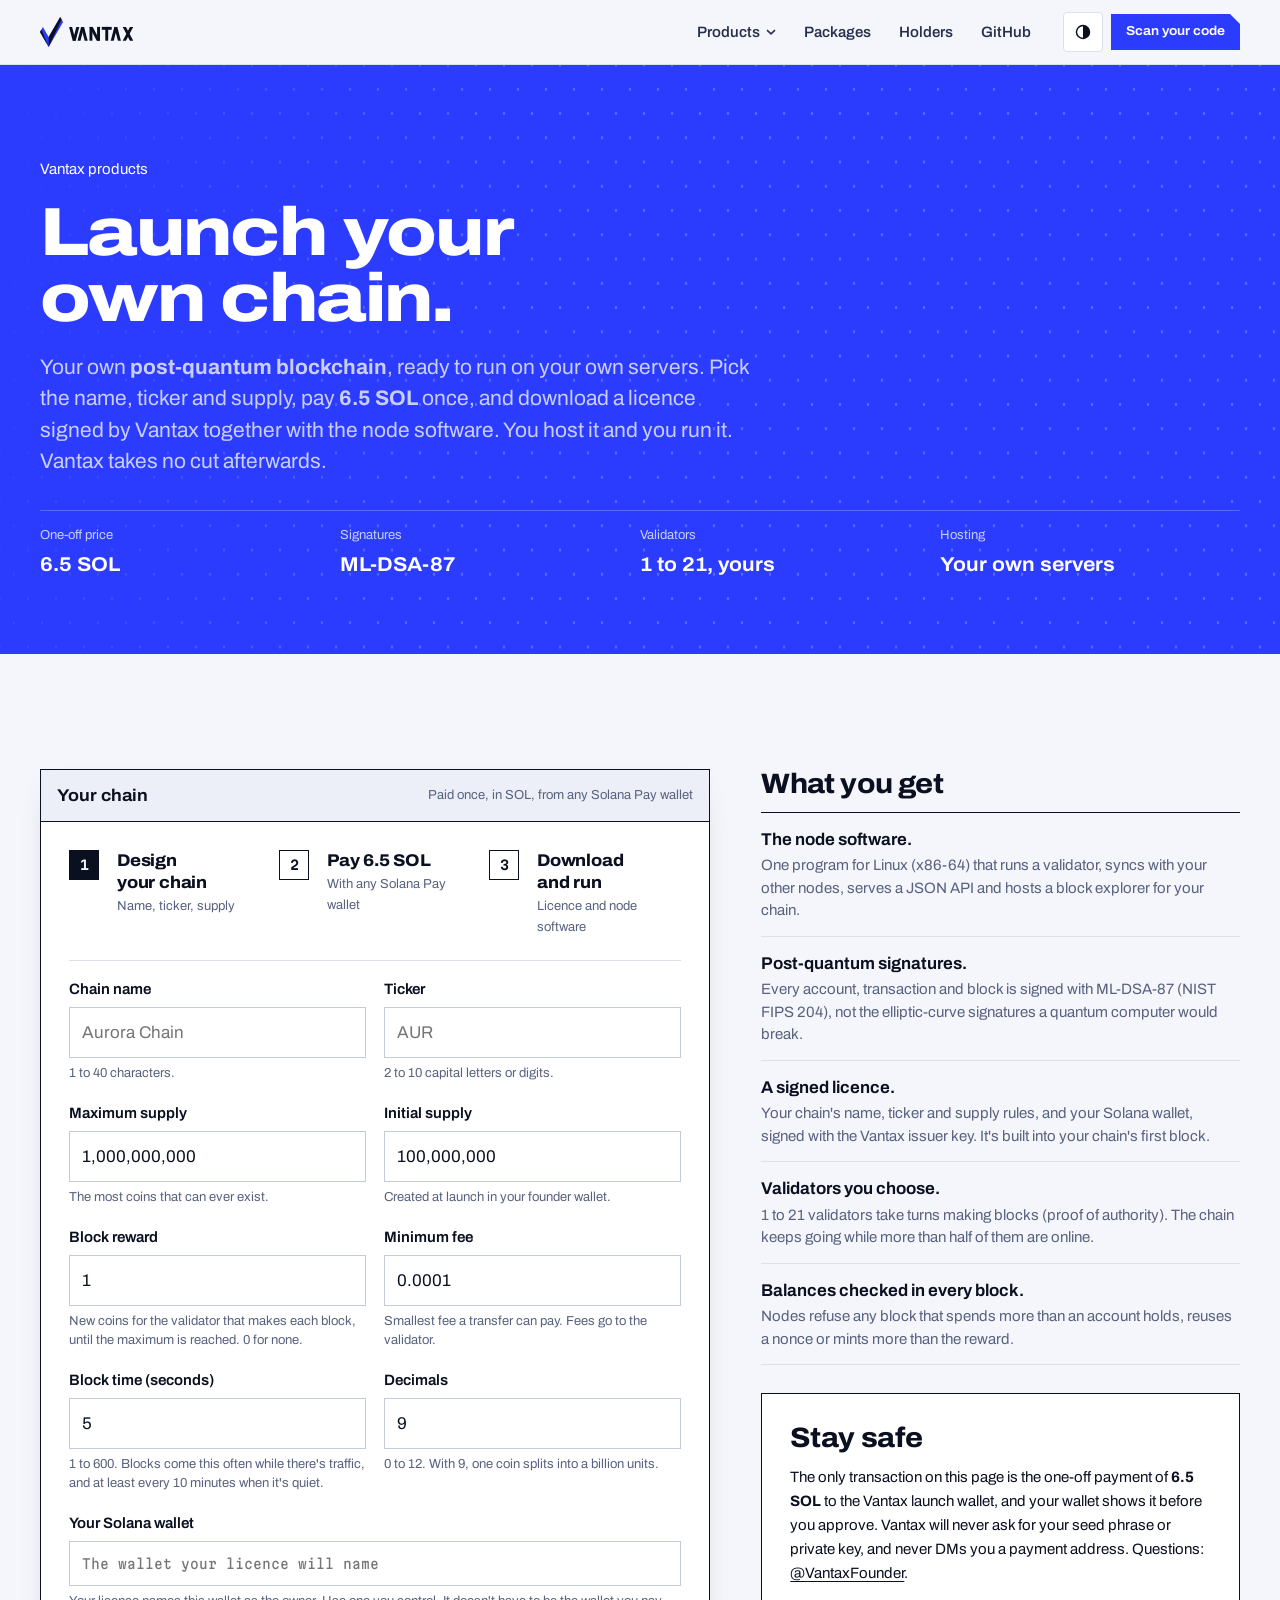
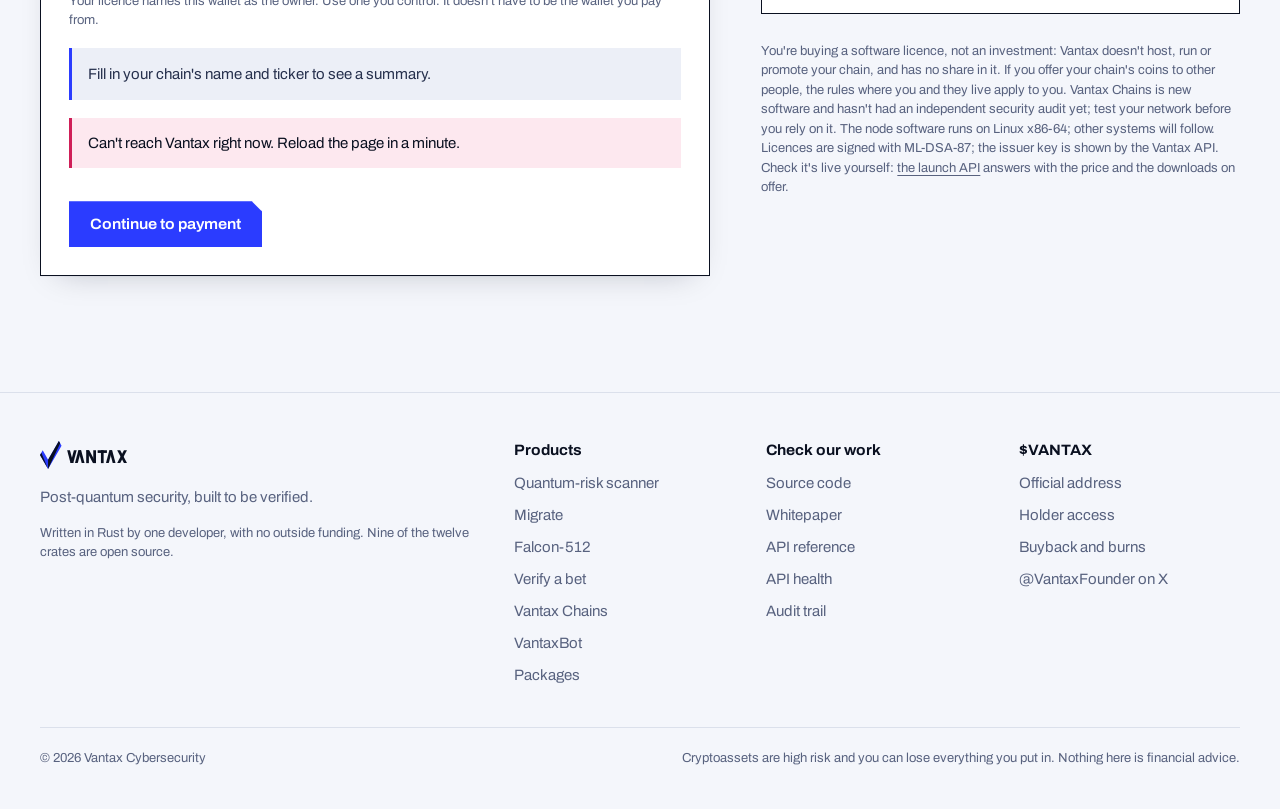
<file: site/launch.html>
<!DOCTYPE html>
<html lang="en">
<head>
<meta charset="utf-8">
<meta name="viewport" content="width=device-width, initial-scale=1, viewport-fit=cover">
<!-- Base URL of the Vantax API (no trailing slash). Empty means this site's own
     origin, for when the site and the API share a host (nginx proxies /api/). -->
<meta name="vantax-api" content="https://api.vantax-cybersecurity.com">
<!-- Where the VantaxBot store runs (see the bot's deploy guide). -->
<meta name="vantax-store" content="https://store.vantax-cybersecurity.com">
<meta name="theme-color" content="#2b3cff">
<link rel="preload" href="assets/fonts/archivo.woff2" as="font" type="font/woff2" crossorigin>
<link rel="stylesheet" href="assets/vantax.css">
<link rel="icon" href="favicon.ico" sizes="48x48">
<link rel="icon" href="favicon.svg" type="image/svg+xml">
<link rel="apple-touch-icon" href="apple-touch-icon.png">
<link rel="manifest" href="site.webmanifest">
<script>try{var t=localStorage.getItem("vantax-theme");if(t==="light"||t==="dark")document.documentElement.setAttribute("data-theme",t)}catch(e){}</script>
<script src="assets/vantax.js" defer></script>
<title>Vantax Chains: launch your own chain</title>
<meta name="description" content="Your own post-quantum blockchain, ready to run on your own servers. Pick the name, ticker and supply, pay in SOL, and download a signed licence and the node software.">
<meta name="referrer" content="no-referrer">
<link rel="canonical" href="https://vantax-cybersecurity.com/launch.html">
<meta property="og:title" content="Vantax Chains: launch your own chain">
<meta property="og:description" content="Your own post-quantum blockchain, on your own servers. ML-DSA-87 signatures on every transaction and block.">
<meta property="og:url" content="https://vantax-cybersecurity.com/launch.html">
<meta name="twitter:card" content="summary">
<meta name="twitter:site" content="@VantaxFounder">
</head>
<body>
<a class="skip" href="#main">Skip to content</a>
<header class="site-header">
  <div class="shell">
    <a class="brand" href="index.html" aria-label="Vantax home"><svg viewBox="0 0 372.84 120" role="img" aria-label="Vantax" xmlns="http://www.w3.org/2000/svg"><path class="v-main" d="M34.64 120 L92.38 20 L80.83 0 L34.64 80 L11.55 40 L0 60 Z"/><path class="v-facet" d="M34.64 120 L5.77 50 L0 60 Z"/><path class="v-facet" d="M34.64 120 L86.6 10 L80.83 0 L34.64 80 Z"/><g class="wm"><path d="M116.38 39.6 L128.36 39.6 L142.79 94.8 L130.81 94.8 Z"/><path d="M145.24 39.6 L157.22 39.6 L142.79 94.8 L130.81 94.8 Z"/><path d="M149.97 94.8 L161.95 94.8 L176.38 39.6 L164.4 39.6 Z"/><path d="M178.83 94.8 L190.81 94.8 L176.38 39.6 L164.4 39.6 Z"/><path d="M197.99 39.6 L209.58 39.6 L209.58 94.8 L197.99 94.8 Z"/><path d="M228.35 39.6 L239.94 39.6 L239.94 94.8 L228.35 94.8 Z"/><path d="M197.99 39.6 L211.07 39.6 L239.94 94.8 L226.86 94.8 Z"/><path d="M247.12 39.6 L286.86 39.6 L286.86 51.19 L247.12 51.19 Z"/><path d="M261.19 39.6 L272.79 39.6 L272.79 94.8 L261.19 94.8 Z"/><path d="M282.87 94.8 L294.85 94.8 L309.28 39.6 L297.3 39.6 Z"/><path d="M311.73 94.8 L323.71 94.8 L309.28 39.6 L297.3 39.6 Z"/><path d="M330.89 39.6 L343.97 39.6 L372.84 94.8 L359.76 94.8 Z"/><path d="M359.76 39.6 L372.84 39.6 L343.97 94.8 L330.89 94.8 Z"/></g></svg></a>
    <nav class="nav" aria-label="Main">
      <div class="menu-wrap">
        <button type="button" data-menu aria-expanded="false" aria-controls="products-menu">Products <svg viewBox="0 0 10 10" aria-hidden="true"><path d="M1 3.2l4 3.6 4-3.6" fill="none" stroke="currentColor" stroke-width="1.6"/></svg></button>
        <div class="menu" id="products-menu" hidden>
          <a href="index.html#scanner"><b>Quantum-risk scanner</b><span>Find the keys and signatures a quantum computer breaks.</span></a>
          <a href="migrate.html"><b>Migrate</b><span>Add ML-DSA-87 next to Ed25519 or ECDSA, then enforce it.</span></a>
          <a href="falcon.html"><b>Falcon-512</b><span>The post-quantum signature Solana's validator teams picked.</span></a>
          <a href="verify.html"><b>Verify a bet</b><span>Check a casino's provably fair receipt in your browser.</span></a>
          <a href="launch.html" aria-current="page"><b>Vantax Chains</b><span>Your own post-quantum blockchain, on your own servers.</span></a>
          <a href="bot.html"><b>VantaxBot</b><span>Signal trading that waits for the anti-rug scanner.</span></a>
        </div>
      </div>
      <a href="packages.html">Packages</a>
      <a href="holders.html">Holders</a>
      <a href="https://github.com/Vanta-Cybersecurity/Vantax">GitHub</a>
    </nav>
    <div class="header-tools">
      <button class="icon-btn" type="button" data-theme-toggle aria-label="Switch theme"><svg viewBox="0 0 20 20" aria-hidden="true"><circle cx="10" cy="10" r="7.25" fill="none" stroke="currentColor" stroke-width="1.6"/><path d="M10 2.75a7.25 7.25 0 0 1 0 14.5z" fill="currentColor"/></svg></button>
      <a class="btn p sm header-cta" href="index.html#scanner">Scan your code</a>
      <button class="icon-btn menu-btn" type="button" data-sheet aria-expanded="false" aria-controls="sheet" aria-label="Open menu"><svg viewBox="0 0 20 20" aria-hidden="true"><path d="M3 7h14M3 13h14" stroke="currentColor" stroke-width="1.8"/></svg></button>
    </div>
  </div>
</header>
<nav class="sheet" id="sheet" hidden aria-label="Menu">
  <a href="index.html#scanner">Quantum-risk scanner <span>Find what a quantum computer breaks</span></a>
  <a href="migrate.html">Migrate <span>ML-DSA-87 next to your keys</span></a>
  <a href="falcon.html">Falcon-512 <span>Solana's post-quantum signature</span></a>
  <a href="verify.html">Verify a bet <span>Provably fair, checked by you</span></a>
  <a href="launch.html">Vantax Chains <span>Your own post-quantum chain</span></a>
  <a href="bot.html">VantaxBot <span>Signal trading with rug checks</span></a>
  <a href="packages.html">Packages <span>Pay in any currency</span></a>
  <a href="holders.html">Holder access <span>For $VANTAX holders</span></a>
  <a href="https://github.com/Vanta-Cybersecurity/Vantax">GitHub <span>Read the code</span></a>
  <a class="btn p" href="index.html#scanner">Scan your code</a>
</nav>

<main id="main">
  <section class="field page-head" aria-labelledby="l-title">
    <div class="shell">
      <a class="crumb" href="index.html#products">Vantax products</a>
      <h1 id="l-title">Launch your own chain.</h1>
      <p class="lede">Your own <b>post-quantum blockchain</b>, ready to run on your own servers. Pick the name, ticker and supply, pay <b data-price>6.5 SOL</b> once, and download a licence signed by Vantax together with the node software. You host it and you run it. Vantax takes no cut afterwards.</p>
      <dl class="terms" aria-label="At a glance">
        <div><dt>One-off price</dt><dd data-price>6.5 SOL</dd></div>
        <div><dt>Signatures</dt><dd>ML-DSA-87</dd></div>
        <div><dt>Validators</dt><dd>1 to 21, yours</dd></div>
        <div><dt>Hosting</dt><dd>Your own servers</dd></div>
      </dl>
    </div>
  </section>

  <section class="section" aria-labelledby="flow-title">
    <div class="shell split wide-left">
      <div>
        <p class="notice warn" id="closed" hidden></p>

        <div class="instrument" id="flow">
          <div class="instrument-head"><b id="flow-title">Your chain</b><span>Paid once, in SOL, from any Solana Pay wallet</span></div>
          <div class="flow-body">
            <ol class="steps steps-row" aria-label="Progress">
              <li id="s1" class="now"><h3>Design your chain</h3><p>Name, ticker, supply</p></li>
              <li id="s2"><h3>Pay <span data-order-price data-price>6.5 SOL</span></h3><p>With any Solana Pay wallet</p></li>
              <li id="s3"><h3>Download and run</h3><p>Licence and node software</p></li>
            </ol>

            <p class="notice ok" id="resume" hidden></p>

            <form class="form" id="form" novalidate>
              <div class="form-grid two">
                <div class="fld">
                  <label for="name">Chain name</label>
                  <input type="text" id="name" maxlength="40" autocomplete="off" spellcheck="false" placeholder="Aurora Chain" required>
                  <span class="hint">1 to 40 characters.</span>
                </div>
                <div class="fld">
                  <label for="ticker">Ticker</label>
                  <input type="text" id="ticker" maxlength="10" autocomplete="off" spellcheck="false" placeholder="AUR" style="text-transform:uppercase" required>
                  <span class="hint">2 to 10 capital letters or digits.</span>
                </div>
                <div class="fld">
                  <label for="maxs">Maximum supply</label>
                  <input type="text" id="maxs" inputmode="decimal" autocomplete="off" value="1,000,000,000">
                  <span class="hint">The most coins that can ever exist.</span>
                </div>
                <div class="fld">
                  <label for="init">Initial supply</label>
                  <input type="text" id="init" inputmode="decimal" autocomplete="off" value="100,000,000">
                  <span class="hint">Created at launch in your founder wallet.</span>
                </div>
                <div class="fld">
                  <label for="reward">Block reward</label>
                  <input type="text" id="reward" inputmode="decimal" autocomplete="off" value="1">
                  <span class="hint">New coins for the validator that makes each block, until the maximum is reached. 0 for none.</span>
                </div>
                <div class="fld">
                  <label for="fee">Minimum fee</label>
                  <input type="text" id="fee" inputmode="decimal" autocomplete="off" value="0.0001">
                  <span class="hint">Smallest fee a transfer can pay. Fees go to the validator.</span>
                </div>
                <div class="fld">
                  <label for="btime">Block time (seconds)</label>
                  <input type="number" id="btime" min="1" max="600" step="1" value="5">
                  <span class="hint">1 to 600. Blocks come this often while there's traffic, and at least every 10 minutes when it's quiet.</span>
                </div>
                <div class="fld">
                  <label for="dec">Decimals</label>
                  <input type="number" id="dec" min="0" max="12" step="1" value="9">
                  <span class="hint">0 to 12. With 9, one coin splits into a billion units.</span>
                </div>
                <div class="fld span-all">
                  <label for="wallet">Your Solana wallet</label>
                  <input class="mono" type="text" id="wallet" autocomplete="off" spellcheck="false" placeholder="The wallet your licence will name">
                  <span class="cluster" id="connectors" style="--gap:8px"></span>
                  <span class="hint">Your licence names this wallet as the owner. Use one you control. It doesn't have to be the wallet you pay from.</span>
                </div>
                <label class="check span-all" id="holderbox" hidden>
                  <input type="checkbox" id="holder">
                  <span><b>Holder price: <span data-holder-price>5 SOL</span>.</b> For wallets holding at least <span data-min>1,000,000</span> <span data-token>$VANTAX</span>. You'll connect that wallet and sign a message to prove it's yours (no transaction). The licence then names that wallet.</span>
                </label>
              </div>

              <div class="summary" id="summary" aria-live="polite"></div>
              <p class="notice bad" id="error" role="alert" hidden></p>
              <div class="cluster">
                <button class="btn p" id="create" type="submit">Continue to payment</button>
              </div>
              <p class="mute small" id="busy" role="status" hidden></p>
            </form>

            <div class="stack" id="paybox" hidden>
              <div class="pay-grid">
                <img class="qr" id="qr" alt="Solana Pay QR code for this order" width="220" height="220">
                <div class="stack" style="--stack:12px">
                  <p class="amount" id="amount"></p>
                  <p class="mute small">Scan with Phantom, Solflare or Backpack on your phone, or open the payment in your wallet app. The wallet shows the amount and the Vantax address before you approve.</p>
                  <div class="cluster">
                    <a class="btn p" id="paylink" href="#">Open in wallet app</a>
                    <button class="btn" id="copypay" type="button">Copy payment link</button>
                  </div>
                </div>
              </div>
              <dl class="kv">
                <dt>Chain</dt><dd id="o-chain"></dd>
                <dt>Pay to</dt><dd id="o-payto"></dd>
                <dt>Reference</dt><dd id="o-ref"></dd>
                <dt>Order</dt><dd id="o-id"></dd>
              </dl>
              <p class="notice warn"><b>Pay through the QR code or the button.</b> They add this order's reference to the transaction, which is how Vantax finds your payment. A plain transfer from an exchange can't be matched to your order.</p>
              <h3>Your order link</h3>
              <p class="mute small">It's the only way back to this order and your downloads. Save it somewhere private, and don't share it.</p>
              <div class="copyline"><code id="olink"></code><button id="copylink" type="button">Copy</button></div>
              <p class="paystatus" id="paystatus" role="status"><span class="spinner" aria-hidden="true"></span><span id="paytext">Waiting for your payment…</span></p>
              <p class="notice bad" id="payerror" role="alert" hidden></p>
              <div class="cluster"><button class="btn" id="checknow" type="button">Check now</button><button class="btn" id="startover" type="button">Start a new chain</button></div>
            </div>

            <div class="stack" id="donebox" hidden>
              <p class="notice ok" id="paidline"></p>
              <h3>Downloads</h3>
              <div class="cluster" id="downloads"></div>
              <p class="small mute" id="nobuild" hidden>The node software download will appear here shortly. Your licence is ready now: keep it safe.</p>
              <h3>Start your chain</h3>
              <pre class="code" id="quick"></pre>
              <p class="mute small">The setup command checks your licence, then creates your validator keys, a founder wallet holding the initial supply, and <code>genesis.json</code>. Every node of your chain uses the same <code>genesis.json</code>. Open <code>http://your-server:7700</code> for the explorer. <code>START-HERE.txt</code> and the README in the download walk through the rest.</p>
              <dl class="kv">
                <dt>Licence</dt><dd id="l-id"></dd>
                <dt>Owner</dt><dd id="l-owner"></dd>
                <dt>Payment</dt><dd id="l-pay"></dd>
                <dt>Signed by</dt><dd id="l-issuer"></dd>
              </dl>
              <p class="notice warn"><b>Keep your keys safe.</b> <code>validator-*.key</code> and <code>founder.wallet</code> control your chain and its coins. Vantax never sees them and can't recover them.</p>
            </div>
          </div>
        </div>
      </div>

      <div class="stack" style="--stack:28px">
        <div id="gets">
          <h2 class="h-sm">What you get</h2>
          <ul class="gets">
            <li><b>The node software.</b> One program for Linux (x86-64) that runs a validator, syncs with your other nodes, serves a JSON API and hosts a block explorer for your chain.</li>
            <li><b>Post-quantum signatures.</b> Every account, transaction and block is signed with ML-DSA-87 (NIST FIPS 204), not the elliptic-curve signatures a quantum computer would break.</li>
            <li><b>A signed licence.</b> Your chain's name, ticker and supply rules, and your Solana wallet, signed with the Vantax issuer key. It's built into your chain's first block.</li>
            <li><b>Validators you choose.</b> 1 to 21 validators take turns making blocks (proof of authority). The chain keeps going while more than half of them are online.</li>
            <li><b>Balances checked in every block.</b> Nodes refuse any block that spends more than an account holds, reuses a nonce or mints more than the reward.</li>
          </ul>
        </div>
        <div class="panel strong">
          <h3>Stay safe</h3>
          <p class="small" style="margin:0">The only transaction on this page is the one-off payment of <b data-order-price data-price>6.5 SOL</b> to the Vantax launch wallet<span id="paytoline"></span>, and your wallet shows it before you approve. Vantax will never ask for your seed phrase or private key, and never DMs you a payment address. Questions: <a href="https://x.com/VantaxFounder">@VantaxFounder</a>.</p>
        </div>
        <p class="tiny mute">You're buying a software licence, not an investment: Vantax doesn't host, run or promote your chain, and has no share in it. If you offer your chain's coins to other people, the rules where you and they live apply to you. Vantax Chains is new software and hasn't had an independent security audit yet; test your network before you rely on it. The node software runs on Linux x86-64; other systems will follow. Licences are signed with ML-DSA-87; <span id="issuerline">the issuer key is shown by the Vantax API</span>. Check it's live yourself: <a href="https://api.vantax-cybersecurity.com/api/v1/launch">the launch API</a> answers with the price and the downloads on offer.</p>
      </div>
    </div>
  </section>
</main>

<footer class="site-footer">
  <div class="shell">
    <div class="foot-grid">
      <div class="foot-brand">
        <a href="index.html" aria-label="Vantax home"><svg viewBox="0 0 372.84 120" role="img" aria-label="Vantax" xmlns="http://www.w3.org/2000/svg"><path class="v-main" d="M34.64 120 L92.38 20 L80.83 0 L34.64 80 L11.55 40 L0 60 Z"/><path class="v-facet" d="M34.64 120 L5.77 50 L0 60 Z"/><path class="v-facet" d="M34.64 120 L86.6 10 L80.83 0 L34.64 80 Z"/><g class="wm"><path d="M116.38 39.6 L128.36 39.6 L142.79 94.8 L130.81 94.8 Z"/><path d="M145.24 39.6 L157.22 39.6 L142.79 94.8 L130.81 94.8 Z"/><path d="M149.97 94.8 L161.95 94.8 L176.38 39.6 L164.4 39.6 Z"/><path d="M178.83 94.8 L190.81 94.8 L176.38 39.6 L164.4 39.6 Z"/><path d="M197.99 39.6 L209.58 39.6 L209.58 94.8 L197.99 94.8 Z"/><path d="M228.35 39.6 L239.94 39.6 L239.94 94.8 L228.35 94.8 Z"/><path d="M197.99 39.6 L211.07 39.6 L239.94 94.8 L226.86 94.8 Z"/><path d="M247.12 39.6 L286.86 39.6 L286.86 51.19 L247.12 51.19 Z"/><path d="M261.19 39.6 L272.79 39.6 L272.79 94.8 L261.19 94.8 Z"/><path d="M282.87 94.8 L294.85 94.8 L309.28 39.6 L297.3 39.6 Z"/><path d="M311.73 94.8 L323.71 94.8 L309.28 39.6 L297.3 39.6 Z"/><path d="M330.89 39.6 L343.97 39.6 L372.84 94.8 L359.76 94.8 Z"/><path d="M359.76 39.6 L372.84 39.6 L343.97 94.8 L330.89 94.8 Z"/></g></svg></a>
        <p>Post-quantum security, built to be verified.</p>
        <p class="tiny">Written in Rust by one developer, with no outside funding. Nine of the twelve crates are open source.</p>
      </div>
      <div>
        <h4>Products</h4>
        <ul>
          <li><a href="index.html#scanner">Quantum-risk scanner</a></li>
          <li><a href="migrate.html">Migrate</a></li>
          <li><a href="falcon.html">Falcon-512</a></li>
          <li><a href="verify.html">Verify a bet</a></li>
          <li><a href="launch.html">Vantax Chains</a></li>
          <li><a href="bot.html">VantaxBot</a></li>
          <li><a href="packages.html">Packages</a></li>
        </ul>
      </div>
      <div>
        <h4>Check our work</h4>
        <ul>
          <li><a href="https://github.com/Vanta-Cybersecurity/Vantax">Source code</a></li>
          <li><a href="https://github.com/Vanta-Cybersecurity/Vantax/blob/main/docs/WHITEPAPER.md">Whitepaper</a></li>
          <li><a href="https://github.com/Vanta-Cybersecurity/Vantax/blob/main/docs/API.md">API reference</a></li>
          <li><a href="https://api.vantax-cybersecurity.com/health">API health</a></li>
          <li><a href="https://api.vantax-cybersecurity.com/api/v1/gateway/audit">Audit trail</a></li>
        </ul>
      </div>
      <div>
        <h4>$VANTAX</h4>
        <ul>
          <li><a href="index.html#token">Official address</a></li>
          <li><a href="holders.html">Holder access</a></li>
          <li><a href="burns.html">Buyback and burns</a></li>
          <li><a href="https://x.com/VantaxFounder">@VantaxFounder on X</a></li>
        </ul>
      </div>
    </div>
    <div class="foot-legal">
      <span>© 2026 Vantax Cybersecurity</span>
      <span>Cryptoassets are high risk and you can lose everything you put in. Nothing here is financial advice.</span>
    </div>
  </div>
</footer>

<script>
(function(){
  "use strict";
  var base=(document.querySelector('meta[name="vantax-api"]')||{}).content||"";
  var $=function(id){return document.getElementById(id)};
  var all=function(sel){return Array.prototype.slice.call(document.querySelectorAll(sel))};
  var SAVE="vantax.launch.order";
  var state={info:null,provider:null,providerName:"",connected:"",order:null,timer:null,tries:0};

  // ── Helpers ──────────────────────────────────────────────────────────────
  function grouped(s){
    s=String(s);var parts=s.split("."),i=parts[0].replace(/\B(?=(\d{3})+(?!\d))/g,",");
    return parts.length>1?i+"."+parts[1]:i;
  }
  function short(a){a=String(a||"");return a.length>16?a.slice(0,8)+"…"+a.slice(-8):a}
  function clean(v){return String(v||"").replace(/[,_\s]/g,"")}
  // Decimal string → base units (BigInt), or null.
  function units(v,dec){
    var s=clean(v);
    if(!/^\d+(\.\d+)?$/.test(s))return null;
    var p=s.split("."),f=p[1]||"";
    if(f.length>dec)return null;
    while(f.length<dec)f+="0";
    return BigInt(p[0]+f);
  }
  function fmt(u,dec){
    var s=u.toString();
    if(!dec)return grouped(s);
    while(s.length<=dec)s="0"+s;
    var i=s.slice(0,s.length-dec),f=s.slice(s.length-dec).replace(/0+$/,"");
    return grouped(i)+(f?"."+f:"");
  }
  var U64=BigInt("18446744073709551615");
  function setText(sel,t){all(sel).forEach(function(e){e.textContent=t})}
  function step(n){
    ["s1","s2","s3"].forEach(function(id,i){
      var li=$(id);li.classList.toggle("done",i<n-1||n>3);li.classList.toggle("now",i===n-1);
    });
  }
  function showError(id,text){$(id).textContent=text||"";$(id).hidden=!text}
  function busy(text){$("busy").textContent=text||"";$("busy").hidden=!text;$("create").disabled=!!text}
  function copy(text,btn){
    var label=btn.textContent;
    var done=function(){btn.textContent="Copied";setTimeout(function(){btn.textContent=label},2000)};
    if(navigator.clipboard&&navigator.clipboard.writeText){navigator.clipboard.writeText(text).then(done,function(){})}
  }
  function store(v){try{if(v)localStorage.setItem(SAVE,JSON.stringify(v));else localStorage.removeItem(SAVE)}catch(e){}}
  function stored(){try{return JSON.parse(localStorage.getItem(SAVE)||"null")}catch(e){return null}}
  function isWallet(a){return /^[1-9A-HJ-NP-Za-km-z]{32,44}$/.test(a)}

  // ── API ──────────────────────────────────────────────────────────────────
  function api(method,path,body){
    var o={method:method,headers:{"Accept":"application/json"}};
    if(body){o.headers["Content-Type"]="application/json";o.body=JSON.stringify(body)}
    return fetch(base+path,o).then(function(r){
      return r.json().catch(function(){return {}}).then(function(d){return {s:r.status,d:d}});
    });
  }

  // ── The design form ──────────────────────────────────────────────────────
  function read(){
    var dec=parseInt($("dec").value,10);
    return {
      name:$("name").value.trim(),
      ticker:$("ticker").value.trim().toUpperCase(),
      decimals:dec,
      max:$("maxs").value,init:$("init").value,reward:$("reward").value,fee:$("fee").value,
      btime:parseInt($("btime").value,10),
      wallet:$("wallet").value.trim()
    };
  }
  // Same rules as the server (which has the final say).
  function check(f,needWallet){
    var bad=function(id,msg){return {id:id,msg:msg}};
    if(!f.name||f.name.length>40)return bad("name","Give your chain a name of 1 to 40 characters.");
    if(!/^[A-Z0-9]{2,10}$/.test(f.ticker))return bad("ticker","The ticker must be 2 to 10 capital letters or digits.");
    if(!(f.decimals>=0&&f.decimals<=12))return bad("dec","Decimals must be 0 to 12.");
    var n={};
    var names={max:["maxs","the maximum supply"],init:["init","the initial supply"],reward:["reward","the block reward"],fee:["fee","the minimum fee"]};
    for(var k in names){
      var u=units(f[k],f.decimals);
      if(u===null)return bad(names[k][0],"Enter "+names[k][1]+" as a number with at most "+f.decimals+" decimal places.");
      if(u>U64)return bad(names[k][0],"That's too big for "+f.decimals+" decimals. Lower the supply or use fewer decimals (with "+f.decimals+", the most is "+fmt(U64,f.decimals).split(".")[0]+").");
      n[k]=u;
    }
    if(n.max===BigInt(0))return bad("maxs","The maximum supply must be more than 0.");
    if(n.init>n.max)return bad("init","The initial supply can't be more than the maximum.");
    if(n.init===BigInt(0)&&n.reward===BigInt(0))return bad("reward","With no initial supply, set a block reward, or nobody will ever have coins.");
    if(n.reward>n.max)return bad("reward","The block reward can't be more than the maximum supply.");
    if(!(f.btime>=1&&f.btime<=600))return bad("btime","The block time must be 1 to 600 seconds.");
    if(needWallet&&!isWallet(f.wallet))return bad("wallet","Enter your Solana wallet address (or connect your wallet).");
    return {ok:true,n:n};
  }
  function summarise(){
    var f=read(),box=$("summary");
    all("input[aria-invalid]").forEach(function(e){e.removeAttribute("aria-invalid")});
    var c=check(f,false);
    if(!c.ok){
      // Name and ticker first; after that, say what's wrong with the numbers.
      box.textContent=c.id==="name"||c.id==="ticker"?"Fill in your chain's name and ticker to see a summary.":c.msg;
      return c;
    }
    var n=c.n,t=f.ticker,d=f.decimals;
    box.textContent="";
    var line=function(label,value){var p=document.createElement("div");var b=document.createElement("b");b.textContent=value;p.append(label,b);box.appendChild(p)};
    line("",f.name+" ("+t+")");
    line("At launch, your founder wallet holds ",fmt(n.init,d)+" "+t);
    if(n.reward>BigInt(0)&&n.max>n.init){
      var perDay=n.reward*BigInt(Math.floor(86400/f.btime));
      var left=n.max-n.init;
      var days=Number(left/(perDay||BigInt(1)));
      var when=days<1?"in under a day":days<60?"in about "+Math.round(days)+" days":days<730?"in about "+Math.round(days/30)+" months":"in about "+grouped(Math.round(days/365))+" years";
      line("Block rewards add at most ",fmt(perDay,d)+" "+t+" a day");
      box.lastChild.append(", reaching the "+fmt(n.max,d)+" maximum "+when+" at the busiest.");
    }else{
      line("No block reward: the supply stays at ",fmt(n.init,d)+" "+t);
    }
    return c;
  }

  // ── Wallets ──────────────────────────────────────────────────────────────
  function providers(){
    var w=window,out=[];
    if(w.phantom&&w.phantom.solana&&w.phantom.solana.isPhantom)out.push({name:"Phantom",p:w.phantom.solana});
    if(w.solflare&&w.solflare.isSolflare)out.push({name:"Solflare",p:w.solflare});
    if(w.backpack&&(w.backpack.isBackpack||w.backpack.signMessage))out.push({name:"Backpack",p:w.backpack});
    if(!out.length&&w.solana&&w.solana.signMessage)out.push({name:"your wallet",p:w.solana});
    return out;
  }
  function address(pk){
    if(!pk)return "";
    if(typeof pk==="string")return pk;
    if(pk.toBase58)return pk.toBase58();
    return String(pk);
  }
  function rejected(e){return !!e&&(e.code===4001||/reject|denied|cancel/i.test(String(e.message||e)))}
  function drawConnectors(){
    var box=$("connectors");box.textContent="";
    providers().forEach(function(f){
      var b=document.createElement("button");
      b.type="button";b.className="btn";b.textContent=state.connected&&state.providerName===f.name?f.name+" connected":"Use "+f.name;
      b.addEventListener("click",function(){connect(f)});
      box.appendChild(b);
    });
  }
  function connect(f){
    showError("error","");busy("Waiting for "+f.name+"…");
    return Promise.resolve(f.p.connect()).then(function(res){
      var a=address((res&&res.publicKey)||f.p.publicKey);
      if(!a)throw new Error("no address");
      state.provider=f.p;state.providerName=f.name;state.connected=a;
      $("wallet").value=a;busy("");drawConnectors();summarise();
      return f;
    }).catch(function(e){
      busy("");
      showError("error",rejected(e)?"You cancelled the connection. Nothing was shared.":"Couldn't connect to "+f.name+". Unlock it and try again.");
      throw e;
    });
  }
  function toBase64(bytes){var s="";for(var i=0;i<bytes.length;i++)s+=String.fromCharCode(bytes[i]);return btoa(s)}

  // The holder price: prove the buyer wallet holds the token by signing a challenge.
  function holderProof(wallet){
    var p=state.provider;
    if(!p||state.connected!==wallet){
      var found=providers();
      if(!found.length)return Promise.reject({msg:"The holder price needs a Solana wallet in this browser (Phantom, Solflare or Backpack) to sign with."});
      return connect(found[0]).then(function(){return holderProof(state.connected)});
    }
    var ch;
    busy("Getting a message to sign…");
    return api("POST","/api/v1/holder/challenge",{wallet:wallet}).then(function(x){
      if(x.s!==200)throw {api:x};
      ch=x.d;busy("Check "+state.providerName+": sign the Vantax message.");
      return p.signMessage(new TextEncoder().encode(ch.message),"utf8");
    }).then(function(res){
      var sig=new Uint8Array(res&&res.signature?res.signature:res);
      if(sig.length!==64)throw new Error("unexpected signature");
      return {wallet:wallet,proof:{message:ch.message,challenge:ch.challenge,signature:toBase64(sig)}};
    });
  }

  function explain(x){
    var d=x.d||{};
    switch(x.s){
      case 400:return d.error||"Something in the form isn't right. Check it and try again.";
      case 401:return "The signature didn't match this wallet. Sign with the wallet shown in the form.";
      case 402:return d.error||"This wallet doesn't hold enough for the holder price. Untick it to pay the standard price.";
      case 404:return "Ordering is paused for a moment. Reload soon.";
      case 409:return "That signature was already used. Try again to sign a fresh one.";
      case 429:return "Too many tries in a row. Wait a few seconds and try again.";
      case 503:return d.error||"Vantax is busy. Try again in a minute.";
      default:return d.error||"Something went wrong ("+x.s+"). Try again in a minute.";
    }
  }

  function create(ev){
    ev.preventDefault();
    showError("error","");
    summarise();
    // With the holder price, the wallet comes from connecting it.
    var f=read(),c=check(f,!$("holder").checked||isWallet(f.wallet));
    if(!c.ok){
      showError("error",c.msg);
      var el=$(c.id);if(el){el.setAttribute("aria-invalid","true");el.focus()}
      return;
    }
    var body={buyer_wallet:f.wallet,name:f.name,ticker:f.ticker,decimals:f.decimals,max_supply:clean(f.max),initial_supply:clean(f.init),
      block_time_secs:f.btime,block_reward:clean(f.reward),min_fee:clean(f.fee)};
    var proof=$("holder").checked?holderProof(f.wallet):Promise.resolve(null);
    proof.then(function(h){
      if(h){body.holder=h.proof;body.buyer_wallet=h.wallet}
      busy("Creating your order…");
      return api("POST","/api/v1/launch/order",body);
    }).then(function(x){
      busy("");
      if(x.s!==201)throw {api:x};
      var o={id:x.d.order_id,token:x.d.token,name:x.d.chain&&x.d.chain.name,paid:false};
      store(o);
      history.replaceState(null,"","#order="+encodeURIComponent(o.id)+"&token="+encodeURIComponent(o.token));
      state.order=o;
      showOrder(x.d);
      poll(4000);
    }).catch(function(e){
      busy("");
      if(e&&e.api)showError("error",explain(e.api));
      else if(e&&e.msg)showError("error",e.msg);
      else if(rejected(e))showError("error","You cancelled in your wallet. Nothing was signed.");
      else if(e instanceof TypeError)showError("error","Can't reach Vantax. Check your connection and try again.");
      else showError("error","Something went wrong. Try again.");
    });
  }

  // ── Paying ───────────────────────────────────────────────────────────────
  function orderLink(){
    return location.origin+location.pathname+"#order="+encodeURIComponent(state.order.id)+"&token="+encodeURIComponent(state.order.token);
  }
  function showOrder(d){
    $("form").hidden=true;$("resume").hidden=true;$("gets").hidden=true;
    if(d.status==="paid")return showDone(d);
    step(2);
    $("paybox").hidden=false;
    $("qr").hidden=!d.qr;
    if(d.qr)$("qr").src=d.qr;
    $("amount").textContent=grouped(d.price_sol)+" SOL"+(d.holder_price?" (holder price)":"");
    setText("[data-order-price]",grouped(d.price_sol)+" SOL");
    $("paylink").href=d.solana_pay;
    $("o-chain").textContent=d.chain.name+" ("+d.chain.ticker+")";
    $("o-payto").textContent=d.pay_to;
    $("o-ref").textContent=d.reference;
    $("o-id").textContent=d.order_id;
    $("olink").textContent=orderLink();
    state.payUrl=d.solana_pay;
    $("paybox").scrollIntoView({behavior:"smooth",block:"start"});
  }
  function poll(delay){
    clearTimeout(state.timer);
    state.timer=setTimeout(check2,delay);
  }
  function check2(){
    if(!state.order)return;
    if(document.hidden){poll(4000);return}
    api("GET","/api/v1/launch/order/"+encodeURIComponent(state.order.id)+"?token="+encodeURIComponent(state.order.token)).then(function(x){
      if(x.s===200){
        showError("payerror","");
        state.tries++;
        if(x.d.status==="paid"){showOrder(x.d);return}
        $("paytext").textContent=state.tries>10?"Still waiting. Finalized payments usually show up within a minute of approving them.":"Waiting for your payment…";
        poll(state.tries<30?5000:15000);
        return;
      }
      if(x.s===404){
        store(null);state.order=null;
        $("paybox").hidden=true;$("form").hidden=false;$("gets").hidden=false;step(1);
        showError("error","That order link isn't valid, or the order expired unpaid after 7 days. Start a new one below.");
        return;
      }
      showError("payerror",explain(x));poll(15000);
    }).catch(function(){
      showError("payerror","Can't reach Vantax right now. This page keeps checking.");poll(15000);
    });
  }
  function showDone(d){
    clearTimeout(state.timer);
    step(4);
    $("paybox").hidden=true;$("donebox").hidden=false;
    var l=d.licence||{},p=l.params||{};
    $("paidline").textContent="Paid. "+d.chain.name+" ("+d.chain.ticker+") is licensed to "+short(d.buyer_wallet)+".";
    var box=$("downloads");box.textContent="";
    var builds=0;
    (d.downloads||[]).forEach(function(f){
      var a=document.createElement("a");
      a.className="btn"+(f.file==="licence.json"?" p":"");
      a.href=base+f.path;a.rel="noopener";
      a.textContent=f.file==="licence.json"?"Licence (licence.json)":f.file;
      if(f.file!=="licence.json")builds++;
      box.appendChild(a);
    });
    $("nobuild").hidden=builds>0;
    var tar=(d.downloads||[]).map(function(f){return f.file}).filter(function(n){return /\.tar\.gz$/.test(n)})[0]||"vantax-chain-linux-x86_64.tar.gz";
    var dir=tar.replace(/\.tar\.gz$/,"");
    $("quick").textContent=
      "tar xzf "+tar+"\n"+
      "sudo install "+dir+"/vantax-chain /usr/local/bin/\n"+
      "vantax-chain setup --licence licence.json --out mychain --validators 1\n"+
      "cd mychain\n"+
      "vantax-chain run --genesis genesis.json --data data-1 \\\n    --validator-key validator-1.key --bind 0.0.0.0:7700";
    $("l-id").textContent=l.licence_id||d.order_id;
    $("l-owner").textContent=l.buyer_wallet||d.buyer_wallet;
    var sig=l.payment||d.payment||"",pay=$("l-pay");pay.textContent="";
    if(/^[1-9A-HJ-NP-Za-km-z]{60,100}$/.test(sig)){
      var a=document.createElement("a");a.href="https://solscan.io/tx/"+sig;a.rel="noopener";a.textContent=sig;pay.appendChild(a);
    }else pay.textContent=sig;
    $("l-issuer").textContent=l.issuer&&l.issuer.fingerprint?"Vantax issuer "+l.issuer.fingerprint:"Vantax";
    state.order.name=d.chain.name;state.order.paid=true;
    store(state.order);
  }

  // ── Wiring ───────────────────────────────────────────────────────────────
  $("form").addEventListener("submit",create);
  // A site policy that blocks data: images hides the QR; the button and the link still work.
  $("qr").addEventListener("error",function(){$("qr").hidden=true});
  $("form").addEventListener("input",function(){summarise()});
  $("ticker").addEventListener("input",function(){var e=$("ticker"),v=e.value.toUpperCase().replace(/[^A-Z0-9]/g,"");if(v!==e.value)e.value=v});
  $("copypay").addEventListener("click",function(){copy(state.payUrl||"",$("copypay"))});
  $("copylink").addEventListener("click",function(){copy($("olink").textContent,$("copylink"))});
  $("checknow").addEventListener("click",function(){state.tries=0;check2()});
  $("startover").addEventListener("click",function(){
    clearTimeout(state.timer);state.order=null;
    history.replaceState(null,"",location.pathname);
    if(state.info)setText("[data-order-price]",grouped(state.info.price_sol)+" SOL");
    $("paybox").hidden=true;$("donebox").hidden=true;$("form").hidden=false;$("gets").hidden=false;step(1);
    $("form").scrollIntoView({behavior:"smooth",block:"start"});
  });

  function fromHash(){
    var h=new URLSearchParams(location.hash.replace(/^#/,""));
    var id=h.get("order"),token=h.get("token");
    return id&&token?{id:id,token:token}:null;
  }
  function resume(o){
    state.order=o;state.tries=0;
    $("form").hidden=true;$("gets").hidden=true;
    $("paybox").hidden=false;$("paytext").textContent="Loading your order…";step(2);
    api("GET","/api/v1/launch/order/"+encodeURIComponent(o.id)+"?token="+encodeURIComponent(o.token)).then(function(x){
      if(x.s!==200){state.tries=0;check2();return}
      showOrder(x.d);
      if(x.d.status!=="paid")poll(5000);
    }).catch(function(){showError("payerror","Can't reach Vantax right now. This page keeps checking.");poll(10000)});
  }

  api("GET","/api/v1/launch").then(function(x){
    if(x.s!==200){
      var c=$("closed");c.textContent="Ordering is paused for a moment. Reload soon, or check ";
      var a=document.createElement("a");a.href="https://x.com/VantaxFounder";a.textContent="@VantaxFounder";
      c.append(a,".");c.hidden=false;$("flow").hidden=true;
      return;
    }
    var i=x.d;state.info=i;
    setText("[data-price]",grouped(i.price_sol)+" SOL");
    if(i.holder_price_sol){
      $("holderbox").hidden=false;
      setText("[data-holder-price]",grouped(i.holder_price_sol)+" SOL");
      setText("[data-min]",grouped(i.holder_min_tokens||"1000000"));
      setText("[data-token]",i.holder_token||"$VANTAX");
    }
    if(i.pay_to)$("paytoline").textContent=" ("+i.pay_to+")";
    if(i.issuer_fingerprint)$("issuerline").textContent="the Vantax issuer key's fingerprint is "+i.issuer_fingerprint;
    var o=fromHash();
    if(o){resume(o);return}
    var s=stored();
    if(s&&s.id&&s.token){
      var r=$("resume");r.textContent="";
      var what=s.name||"your chain";
      r.append(s.paid?"Your licence for "+what+" is ready. ":"Your order for "+what+" is waiting for payment. ");
      var b=document.createElement("button");b.type="button";b.className="btn";b.textContent="Open it";
      b.style.marginLeft="6px";b.addEventListener("click",function(){
        history.replaceState(null,"","#order="+encodeURIComponent(s.id)+"&token="+encodeURIComponent(s.token));resume(s);
      });
      r.appendChild(b);r.hidden=false;
    }
  }).catch(function(){
    showError("error","Can't reach Vantax right now. Reload the page in a minute.");
  });

  summarise();
  drawConnectors();
  if(!providers().length){setTimeout(drawConnectors,600);window.addEventListener("load",function(){setTimeout(drawConnectors,300)})}
})();
</script>
</body>
</html>
</file>
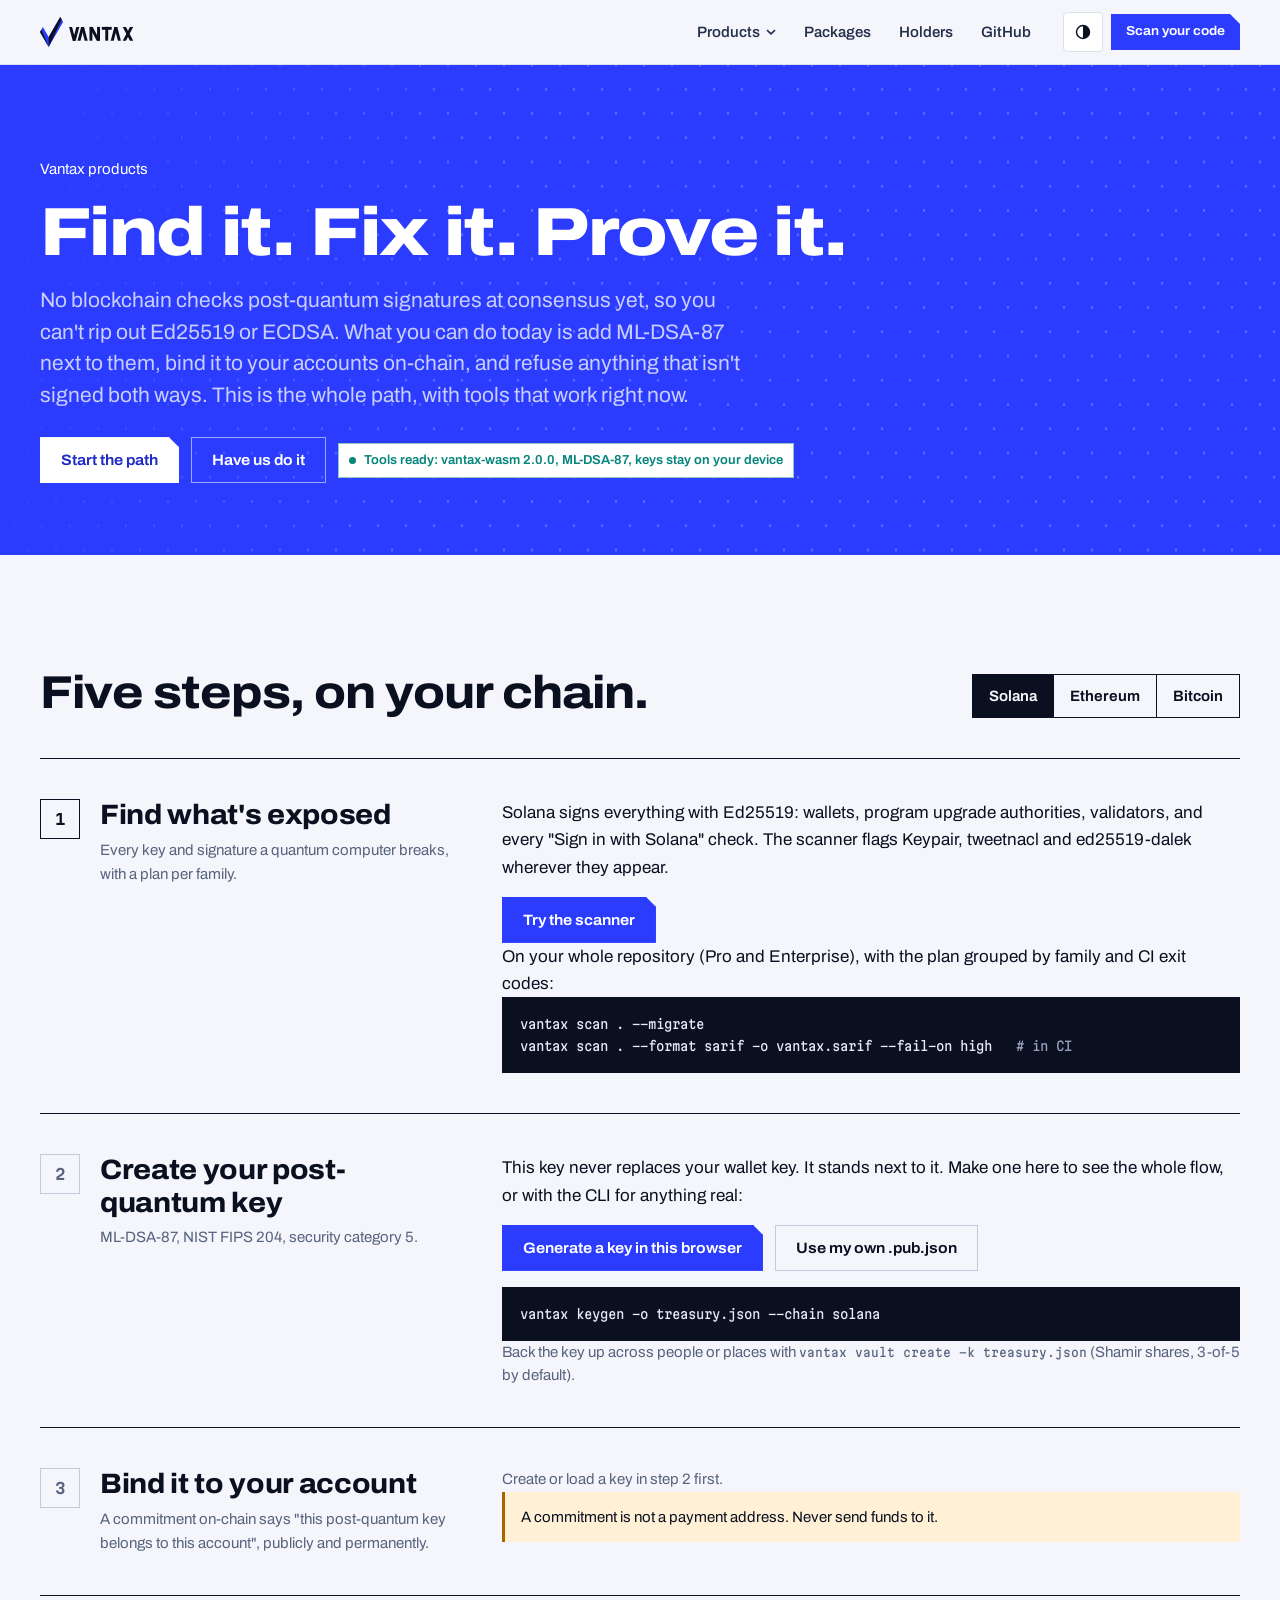
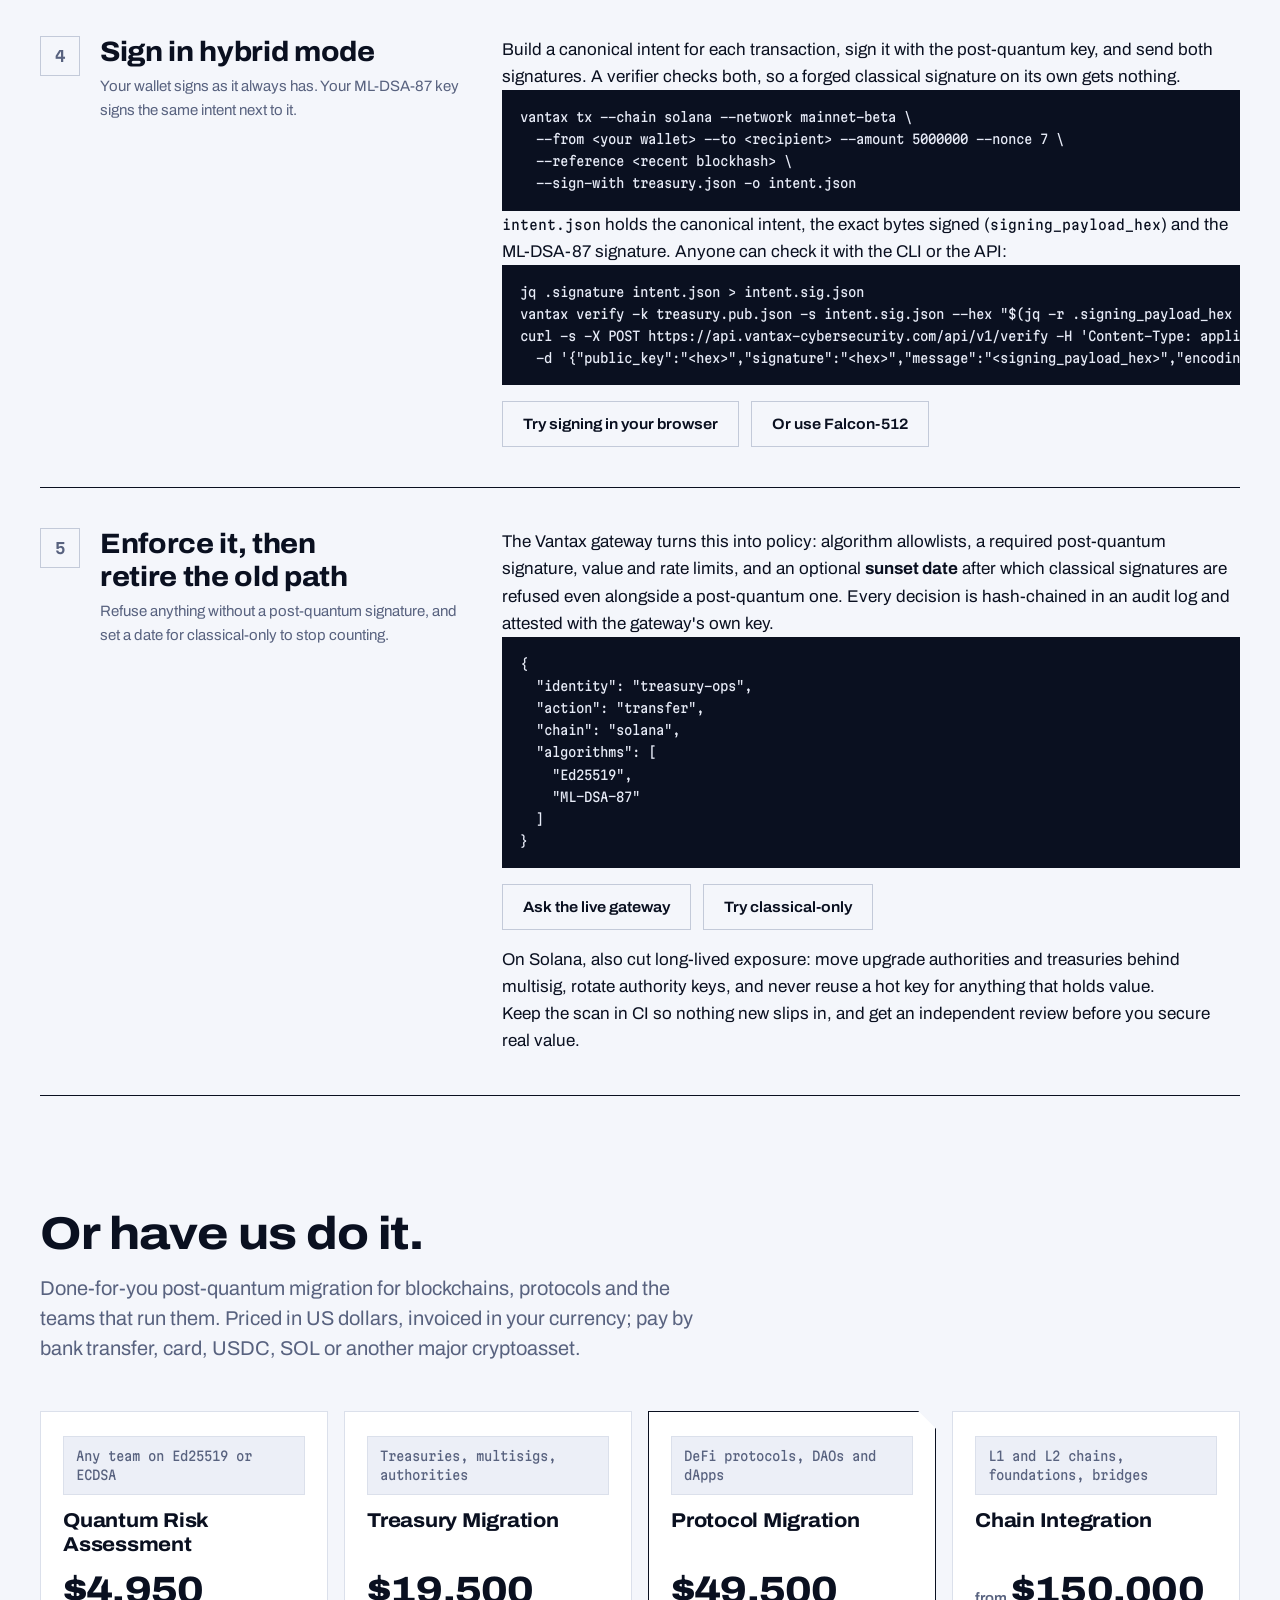
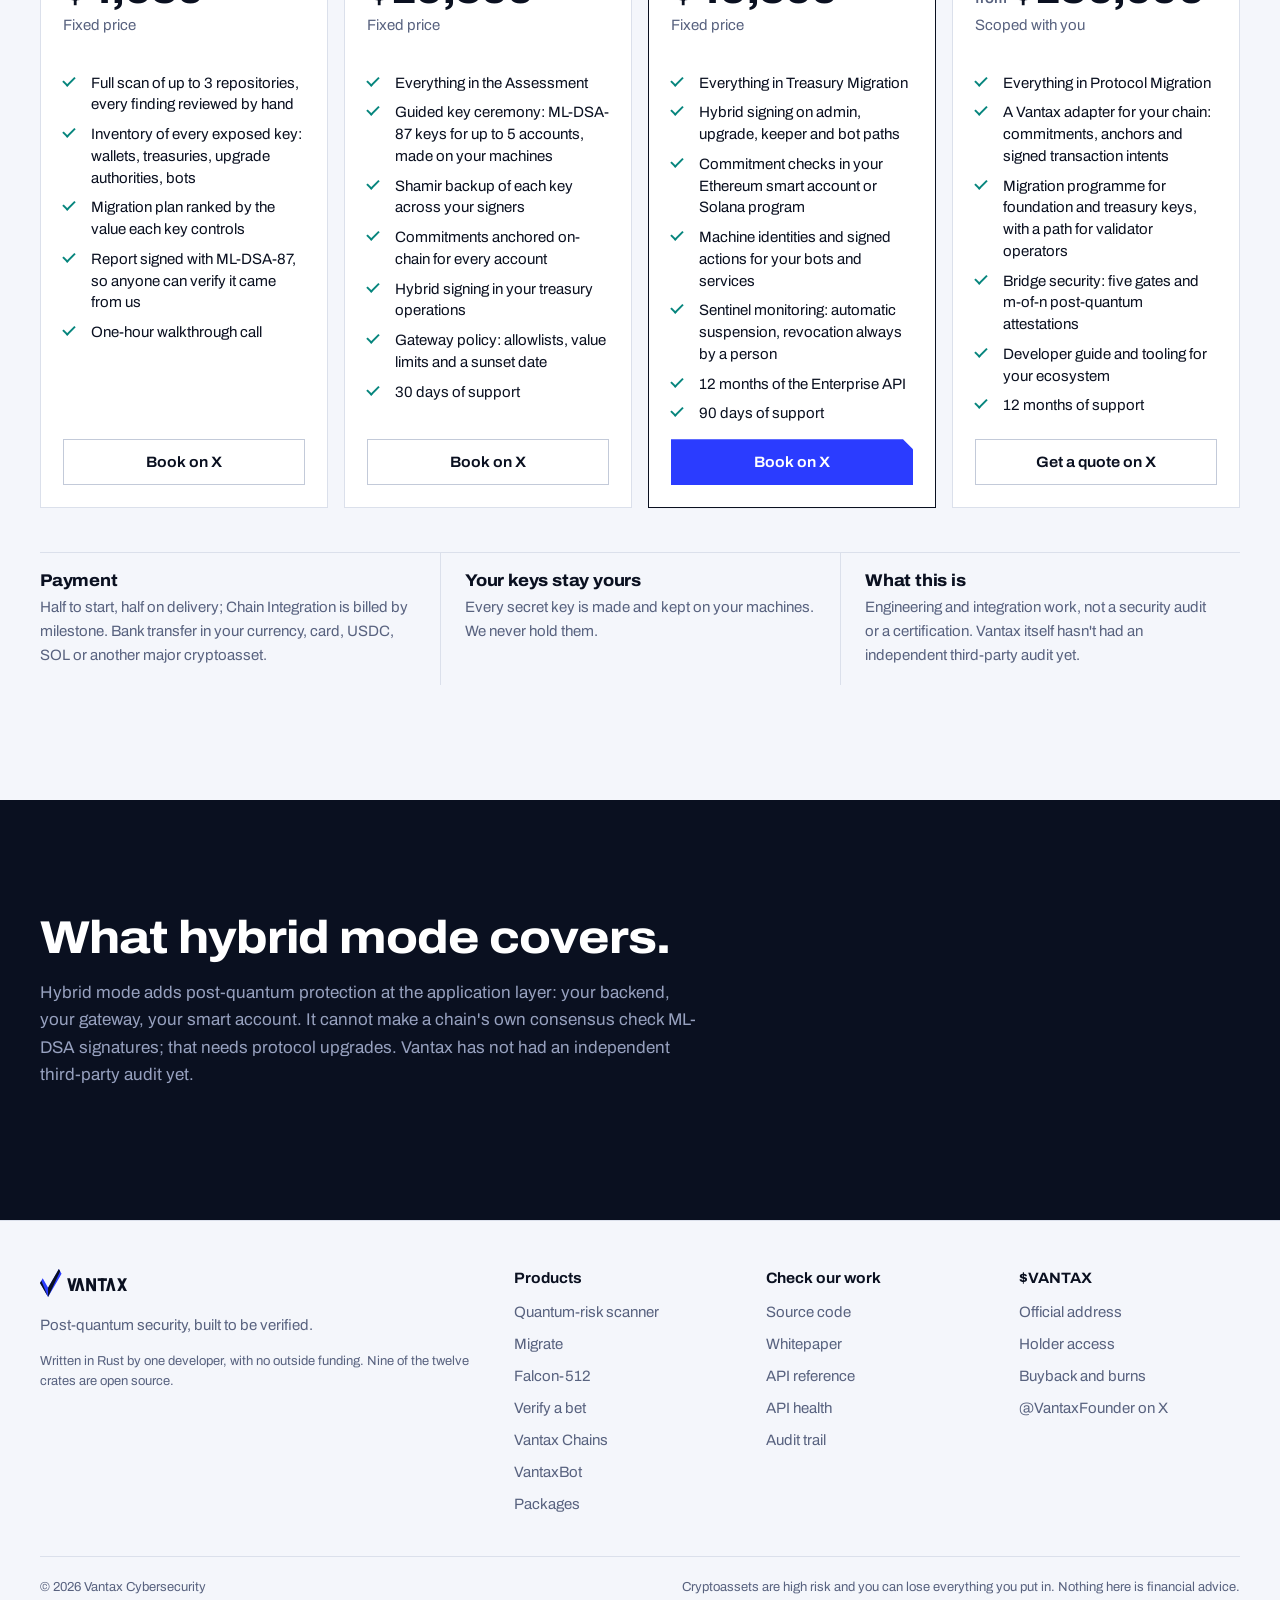
<file: site/migrate.html>
<!DOCTYPE html>
<html lang="en">
<head>
<meta charset="utf-8">
<meta name="viewport" content="width=device-width, initial-scale=1, viewport-fit=cover">
<!-- Base URL of the Vantax API (no trailing slash). Empty means this site's own
     origin, for when the site and the API share a host (nginx proxies /api/). -->
<meta name="vantax-api" content="https://api.vantax-cybersecurity.com">
<!-- Where the VantaxBot store runs (see the bot's deploy guide). -->
<meta name="vantax-store" content="https://store.vantax-cybersecurity.com">
<meta name="theme-color" content="#2b3cff">
<link rel="preload" href="assets/fonts/archivo.woff2" as="font" type="font/woff2" crossorigin>
<link rel="stylesheet" href="assets/vantax.css">
<link rel="icon" href="favicon.ico" sizes="48x48">
<link rel="icon" href="favicon.svg" type="image/svg+xml">
<link rel="apple-touch-icon" href="apple-touch-icon.png">
<link rel="manifest" href="site.webmanifest">
<script>try{var t=localStorage.getItem("vantax-theme");if(t==="light"||t==="dark")document.documentElement.setAttribute("data-theme",t)}catch(e){}</script>
<script src="assets/vantax.js" defer></script>
<title>Migrate: Vantax</title>
<meta name="description" content="Move a Solana, Ethereum or Bitcoin project to post-quantum security today: find the vulnerable keys, create an ML-DSA-87 key, bind it on-chain, sign in hybrid mode and enforce it.">
<link rel="canonical" href="https://vantax-cybersecurity.com/migrate.html">
<meta property="og:title" content="Find it. Fix it. Prove it.">
<meta property="og:description" content="The post-quantum migration path for Solana, Ethereum and Bitcoin, with tools that work today.">
<meta property="og:url" content="https://vantax-cybersecurity.com/migrate.html">
<meta name="twitter:card" content="summary">
<meta name="twitter:site" content="@VantaxFounder">
</head>
<body>
<a class="skip" href="#main">Skip to content</a>
<header class="site-header">
  <div class="shell">
    <a class="brand" href="index.html" aria-label="Vantax home"><svg viewBox="0 0 372.84 120" role="img" aria-label="Vantax" xmlns="http://www.w3.org/2000/svg"><path class="v-main" d="M34.64 120 L92.38 20 L80.83 0 L34.64 80 L11.55 40 L0 60 Z"/><path class="v-facet" d="M34.64 120 L5.77 50 L0 60 Z"/><path class="v-facet" d="M34.64 120 L86.6 10 L80.83 0 L34.64 80 Z"/><g class="wm"><path d="M116.38 39.6 L128.36 39.6 L142.79 94.8 L130.81 94.8 Z"/><path d="M145.24 39.6 L157.22 39.6 L142.79 94.8 L130.81 94.8 Z"/><path d="M149.97 94.8 L161.95 94.8 L176.38 39.6 L164.4 39.6 Z"/><path d="M178.83 94.8 L190.81 94.8 L176.38 39.6 L164.4 39.6 Z"/><path d="M197.99 39.6 L209.58 39.6 L209.58 94.8 L197.99 94.8 Z"/><path d="M228.35 39.6 L239.94 39.6 L239.94 94.8 L228.35 94.8 Z"/><path d="M197.99 39.6 L211.07 39.6 L239.94 94.8 L226.86 94.8 Z"/><path d="M247.12 39.6 L286.86 39.6 L286.86 51.19 L247.12 51.19 Z"/><path d="M261.19 39.6 L272.79 39.6 L272.79 94.8 L261.19 94.8 Z"/><path d="M282.87 94.8 L294.85 94.8 L309.28 39.6 L297.3 39.6 Z"/><path d="M311.73 94.8 L323.71 94.8 L309.28 39.6 L297.3 39.6 Z"/><path d="M330.89 39.6 L343.97 39.6 L372.84 94.8 L359.76 94.8 Z"/><path d="M359.76 39.6 L372.84 39.6 L343.97 94.8 L330.89 94.8 Z"/></g></svg></a>
    <nav class="nav" aria-label="Main">
      <div class="menu-wrap">
        <button type="button" data-menu aria-expanded="false" aria-controls="products-menu">Products <svg viewBox="0 0 10 10" aria-hidden="true"><path d="M1 3.2l4 3.6 4-3.6" fill="none" stroke="currentColor" stroke-width="1.6"/></svg></button>
        <div class="menu" id="products-menu" hidden>
          <a href="index.html#scanner"><b>Quantum-risk scanner</b><span>Find the keys and signatures a quantum computer breaks.</span></a>
          <a href="migrate.html" aria-current="page"><b>Migrate</b><span>Add ML-DSA-87 next to Ed25519 or ECDSA, then enforce it.</span></a>
          <a href="falcon.html"><b>Falcon-512</b><span>The post-quantum signature Solana's validator teams picked.</span></a>
          <a href="verify.html"><b>Verify a bet</b><span>Check a casino's provably fair receipt in your browser.</span></a>
          <a href="launch.html"><b>Vantax Chains</b><span>Your own post-quantum blockchain, on your own servers.</span></a>
          <a href="bot.html"><b>VantaxBot</b><span>Signal trading that waits for the anti-rug scanner.</span></a>
        </div>
      </div>
      <a href="packages.html">Packages</a>
      <a href="holders.html">Holders</a>
      <a href="https://github.com/Vanta-Cybersecurity/Vantax">GitHub</a>
    </nav>
    <div class="header-tools">
      <button class="icon-btn" type="button" data-theme-toggle aria-label="Switch theme"><svg viewBox="0 0 20 20" aria-hidden="true"><circle cx="10" cy="10" r="7.25" fill="none" stroke="currentColor" stroke-width="1.6"/><path d="M10 2.75a7.25 7.25 0 0 1 0 14.5z" fill="currentColor"/></svg></button>
      <a class="btn p sm header-cta" href="index.html#scanner">Scan your code</a>
      <button class="icon-btn menu-btn" type="button" data-sheet aria-expanded="false" aria-controls="sheet" aria-label="Open menu"><svg viewBox="0 0 20 20" aria-hidden="true"><path d="M3 7h14M3 13h14" stroke="currentColor" stroke-width="1.8"/></svg></button>
    </div>
  </div>
</header>
<nav class="sheet" id="sheet" hidden aria-label="Menu">
  <a href="index.html#scanner">Quantum-risk scanner <span>Find what a quantum computer breaks</span></a>
  <a href="migrate.html">Migrate <span>ML-DSA-87 next to your keys</span></a>
  <a href="falcon.html">Falcon-512 <span>Solana's post-quantum signature</span></a>
  <a href="verify.html">Verify a bet <span>Provably fair, checked by you</span></a>
  <a href="launch.html">Vantax Chains <span>Your own post-quantum chain</span></a>
  <a href="bot.html">VantaxBot <span>Signal trading with rug checks</span></a>
  <a href="packages.html">Packages <span>Pay in any currency</span></a>
  <a href="holders.html">Holder access <span>For $VANTAX holders</span></a>
  <a href="https://github.com/Vanta-Cybersecurity/Vantax">GitHub <span>Read the code</span></a>
  <a class="btn p" href="index.html#scanner">Scan your code</a>
</nav>

<main id="main">
  <section class="field page-head" aria-labelledby="m-title">
    <div class="shell">
      <a class="crumb" href="index.html#products">Vantax products</a>
      <h1 id="m-title">Find it. Fix it. Prove it.</h1>
      <p class="lede">No blockchain checks post-quantum signatures at consensus yet, so you can't rip out Ed25519 or ECDSA. What you can do today is add ML-DSA-87 next to them, bind it to your accounts on-chain, and refuse anything that isn't signed both ways. This is the whole path, with tools that work right now.</p>
      <div class="cluster" style="margin-top:26px">
        <a class="btn p" href="#path">Start the path</a>
        <a class="btn" href="#packages">Have us do it</a>
        <span class="chip on-field" id="chip"><span id="chip-text">Loading…</span></span>
      </div>
    </div>
  </section>

  <section class="section" id="path" aria-labelledby="path-title">
    <div class="shell">
      <div class="path-head">
        <h2 id="path-title">Five steps, on your chain.</h2>
        <div class="chains seg" role="group" aria-label="Chain">
          <button type="button" data-chain="solana" aria-pressed="true">Solana</button>
          <button type="button" data-chain="ethereum" aria-pressed="false">Ethereum</button>
          <button type="button" data-chain="bitcoin" aria-pressed="false">Bitcoin</button>
        </div>
      </div>
      <ol class="mig-steps">
        <li class="step on" id="s1">
          <div class="step-h"><span class="n">1</span><div><h3>Find what's exposed</h3><p>Every key and signature a quantum computer breaks, with a plan per family.</p></div></div>
          <div class="body stack">
            <p data-chain-text="find"></p>
            <div class="cluster"><a class="btn p" href="index.html#scanner">Try the scanner</a></div>
            <p>On your whole repository (Pro and Enterprise), with the plan grouped by family and CI exit codes:</p>
<pre class="code">vantax scan . --migrate
vantax scan . --format sarif -o vantax.sarif --fail-on high   <span class="c"># in CI</span></pre>
          </div>
        </li>
        <li class="step" id="s2">
          <div class="step-h"><span class="n">2</span><div><h3>Create your post-quantum key</h3><p>ML-DSA-87, NIST FIPS 204, security category 5.</p></div></div>
          <div class="body stack">
            <p>This key never replaces your wallet key. It stands next to it. Make one here to see the whole flow, or with the CLI for anything real:</p>
            <div class="cluster"><button class="btn p" type="button" id="keygen" disabled>Generate a key in this browser</button><button class="btn" type="button" id="use-own" disabled>Use my own .pub.json</button></div>
            <input type="file" id="pubfile" accept=".json,application/json" hidden>
            <div class="stack" id="key-out"></div>
            <pre class="code" data-chain-text="keygen"></pre>
            <p class="hint">Back the key up across people or places with <code>vantax vault create -k treasury.json</code> (Shamir shares, 3-of-5 by default).</p>
          </div>
        </li>
        <li class="step" id="s3">
          <div class="step-h"><span class="n">3</span><div><h3>Bind it to your account</h3><p>A commitment on-chain says "this post-quantum key belongs to this account", publicly and permanently.</p></div></div>
          <div class="body stack">
            <p id="bind-wait" class="hint">Create or load a key in step 2 first.</p>
            <div class="stack" id="bind-out" hidden></div>
            <p class="notice warn">A commitment is not a payment address. Never send funds to it.</p>
          </div>
        </li>
        <li class="step" id="s4">
          <div class="step-h"><span class="n">4</span><div><h3>Sign in hybrid mode</h3><p>Your wallet signs as it always has. Your ML-DSA-87 key signs the same intent next to it.</p></div></div>
          <div class="body stack">
            <p>Build a canonical intent for each transaction, sign it with the post-quantum key, and send both signatures. A verifier checks both, so a forged classical signature on its own gets nothing.</p>
            <pre class="code" data-chain-text="tx"></pre>
            <p><code>intent.json</code> holds the canonical intent, the exact bytes signed (<code>signing_payload_hex</code>) and the ML-DSA-87 signature. Anyone can check it with the CLI or the API:</p>
<pre class="code">jq .signature intent.json &gt; intent.sig.json
vantax verify -k treasury.pub.json -s intent.sig.json --hex "$(jq -r .signing_payload_hex intent.json)"
curl -s -X POST https://api.vantax-cybersecurity.com/api/v1/verify -H 'Content-Type: application/json' \
  -d '{"public_key":"&lt;hex&gt;","signature":"&lt;hex&gt;","message":"&lt;signing_payload_hex&gt;","encoding":"hex"}'</pre>
            <div class="cluster"><a class="btn" href="verify.html#sign">Try signing in your browser</a><a class="btn" href="falcon.html">Or use Falcon-512</a></div>
          </div>
        </li>
        <li class="step" id="s5">
          <div class="step-h"><span class="n">5</span><div><h3>Enforce it, then retire the old path</h3><p>Refuse anything without a post-quantum signature, and set a date for classical-only to stop counting.</p></div></div>
          <div class="body stack">
            <p>The Vantax gateway turns this into policy: algorithm allowlists, a required post-quantum signature, value and rate limits, and an optional <b>sunset date</b> after which classical signatures are refused even alongside a post-quantum one. Every decision is hash-chained in an audit log and attested with the gateway's own key.</p>
            <pre class="code" id="policy-req"></pre>
            <div class="cluster"><button class="btn" type="button" id="policy-btn" disabled>Ask the live gateway</button><button class="btn" type="button" id="policy-classical" disabled>Try classical-only</button></div>
            <div id="policy-out"></div>
            <p data-chain-text="retire"></p>
            <p>Keep the scan in CI so nothing new slips in, and get an independent review before you secure real value.</p>
          </div>
        </li>
      </ol>
    </div>
  </section>

  <section class="section" id="packages" aria-labelledby="pk-title">
    <div class="shell">
      <div class="section-head">
        <h2 id="pk-title">Or have us do it.</h2>
        <p>Done-for-you post-quantum migration for blockchains, protocols and the teams that run them. Priced in US dollars, invoiced in your currency; pay by bank transfer, card, USDC, SOL or another major cryptoasset.</p>
      </div>
      <div class="tiers four">
        <div class="tier">
          <p class="who">Any team on Ed25519 or ECDSA</p>
          <h3>Quantum Risk Assessment</h3>
          <div class="price"><span class="amt">$4,950</span><span class="per">Fixed price</span><span class="alt" data-money data-alt data-amount="4950" data-base="USD"></span></div>
          <ul class="ticks">
            <li><span>Full scan of up to 3 repositories, every finding reviewed by hand</span></li>
            <li><span>Inventory of every exposed key: wallets, treasuries, upgrade authorities, bots</span></li>
            <li><span>Migration plan ranked by the value each key controls</span></li>
            <li><span>Report signed with ML-DSA-87, so anyone can verify it came from us</span></li>
            <li><span>One-hour walkthrough call</span></li>
          </ul>
          <a class="btn" href="https://x.com/VantaxFounder">Book on X</a>
        </div>
        <div class="tier">
          <p class="who">Treasuries, multisigs, authorities</p>
          <h3>Treasury Migration</h3>
          <div class="price"><span class="amt">$19,500</span><span class="per">Fixed price</span><span class="alt" data-money data-alt data-amount="19500" data-base="USD"></span></div>
          <ul class="ticks">
            <li><span>Everything in the Assessment</span></li>
            <li><span>Guided key ceremony: ML-DSA-87 keys for up to 5 accounts, made on your machines</span></li>
            <li><span>Shamir backup of each key across your signers</span></li>
            <li><span>Commitments anchored on-chain for every account</span></li>
            <li><span>Hybrid signing in your treasury operations</span></li>
            <li><span>Gateway policy: allowlists, value limits and a sunset date</span></li>
            <li><span>30 days of support</span></li>
          </ul>
          <a class="btn" href="https://x.com/VantaxFounder">Book on X</a>
        </div>
        <div class="tier featured">
          <p class="who">DeFi protocols, DAOs and dApps</p>
          <h3>Protocol Migration</h3>
          <div class="price"><span class="amt">$49,500</span><span class="per">Fixed price</span><span class="alt" data-money data-alt data-amount="49500" data-base="USD"></span></div>
          <ul class="ticks">
            <li><span>Everything in Treasury Migration</span></li>
            <li><span>Hybrid signing on admin, upgrade, keeper and bot paths</span></li>
            <li><span>Commitment checks in your Ethereum smart account or Solana program</span></li>
            <li><span>Machine identities and signed actions for your bots and services</span></li>
            <li><span>Sentinel monitoring: automatic suspension, revocation always by a person</span></li>
            <li><span>12 months of the Enterprise API</span></li>
            <li><span>90 days of support</span></li>
          </ul>
          <a class="btn p" href="https://x.com/VantaxFounder">Book on X</a>
        </div>
        <div class="tier">
          <p class="who">L1 and L2 chains, foundations, bridges</p>
          <h3>Chain Integration</h3>
          <div class="price"><span class="amt"><small>from</small>$150,000</span><span class="per">Scoped with you</span><span class="alt" data-money data-alt data-amount="150000" data-base="USD"></span></div>
          <ul class="ticks">
            <li><span>Everything in Protocol Migration</span></li>
            <li><span>A Vantax adapter for your chain: commitments, anchors and signed transaction intents</span></li>
            <li><span>Migration programme for foundation and treasury keys, with a path for validator operators</span></li>
            <li><span>Bridge security: five gates and m-of-n post-quantum attestations</span></li>
            <li><span>Developer guide and tooling for your ecosystem</span></li>
            <li><span>12 months of support</span></li>
          </ul>
          <a class="btn" href="https://x.com/VantaxFounder">Get a quote on X</a>
        </div>
      </div>
      <div class="mig-terms">
        <div><h3>Payment</h3><p>Half to start, half on delivery; Chain Integration is billed by milestone. Bank transfer in your currency, card, USDC, SOL or another major cryptoasset.</p></div>
        <div><h3>Your keys stay yours</h3><p>Every secret key is made and kept on your machines. We never hold them.</p></div>
        <div><h3>What this is</h3><p>Engineering and integration work, not a security audit or a certification. Vantax itself hasn't had an independent third-party audit yet.</p></div>
      </div>
    </div>
  </section>

  <section class="section band" aria-labelledby="hybrid-title">
    <div class="shell">
      <h2 id="hybrid-title">What hybrid mode covers.</h2>
      <p class="measure" style="margin-top:16px">Hybrid mode adds post-quantum protection at the application layer: your backend, your gateway, your smart account. It cannot make a chain's own consensus check ML-DSA signatures; that needs protocol upgrades. Vantax has not had an independent third-party audit yet.</p>
    </div>
  </section>
</main>

<footer class="site-footer">
  <div class="shell">
    <div class="foot-grid">
      <div class="foot-brand">
        <a href="index.html" aria-label="Vantax home"><svg viewBox="0 0 372.84 120" role="img" aria-label="Vantax" xmlns="http://www.w3.org/2000/svg"><path class="v-main" d="M34.64 120 L92.38 20 L80.83 0 L34.64 80 L11.55 40 L0 60 Z"/><path class="v-facet" d="M34.64 120 L5.77 50 L0 60 Z"/><path class="v-facet" d="M34.64 120 L86.6 10 L80.83 0 L34.64 80 Z"/><g class="wm"><path d="M116.38 39.6 L128.36 39.6 L142.79 94.8 L130.81 94.8 Z"/><path d="M145.24 39.6 L157.22 39.6 L142.79 94.8 L130.81 94.8 Z"/><path d="M149.97 94.8 L161.95 94.8 L176.38 39.6 L164.4 39.6 Z"/><path d="M178.83 94.8 L190.81 94.8 L176.38 39.6 L164.4 39.6 Z"/><path d="M197.99 39.6 L209.58 39.6 L209.58 94.8 L197.99 94.8 Z"/><path d="M228.35 39.6 L239.94 39.6 L239.94 94.8 L228.35 94.8 Z"/><path d="M197.99 39.6 L211.07 39.6 L239.94 94.8 L226.86 94.8 Z"/><path d="M247.12 39.6 L286.86 39.6 L286.86 51.19 L247.12 51.19 Z"/><path d="M261.19 39.6 L272.79 39.6 L272.79 94.8 L261.19 94.8 Z"/><path d="M282.87 94.8 L294.85 94.8 L309.28 39.6 L297.3 39.6 Z"/><path d="M311.73 94.8 L323.71 94.8 L309.28 39.6 L297.3 39.6 Z"/><path d="M330.89 39.6 L343.97 39.6 L372.84 94.8 L359.76 94.8 Z"/><path d="M359.76 39.6 L372.84 39.6 L343.97 94.8 L330.89 94.8 Z"/></g></svg></a>
        <p>Post-quantum security, built to be verified.</p>
        <p class="tiny">Written in Rust by one developer, with no outside funding. Nine of the twelve crates are open source.</p>
      </div>
      <div>
        <h4>Products</h4>
        <ul>
          <li><a href="index.html#scanner">Quantum-risk scanner</a></li>
          <li><a href="migrate.html">Migrate</a></li>
          <li><a href="falcon.html">Falcon-512</a></li>
          <li><a href="verify.html">Verify a bet</a></li>
          <li><a href="launch.html">Vantax Chains</a></li>
          <li><a href="bot.html">VantaxBot</a></li>
          <li><a href="packages.html">Packages</a></li>
        </ul>
      </div>
      <div>
        <h4>Check our work</h4>
        <ul>
          <li><a href="https://github.com/Vanta-Cybersecurity/Vantax">Source code</a></li>
          <li><a href="https://github.com/Vanta-Cybersecurity/Vantax/blob/main/docs/WHITEPAPER.md">Whitepaper</a></li>
          <li><a href="https://github.com/Vanta-Cybersecurity/Vantax/blob/main/docs/API.md">API reference</a></li>
          <li><a href="https://api.vantax-cybersecurity.com/health">API health</a></li>
          <li><a href="https://api.vantax-cybersecurity.com/api/v1/gateway/audit">Audit trail</a></li>
        </ul>
      </div>
      <div>
        <h4>$VANTAX</h4>
        <ul>
          <li><a href="index.html#token">Official address</a></li>
          <li><a href="holders.html">Holder access</a></li>
          <li><a href="burns.html">Buyback and burns</a></li>
          <li><a href="https://x.com/VantaxFounder">@VantaxFounder on X</a></li>
        </ul>
      </div>
    </div>
    <div class="foot-legal">
      <span>© 2026 Vantax Cybersecurity</span>
      <span>Cryptoassets are high risk and you can lose everything you put in. Nothing here is financial advice.</span>
    </div>
  </div>
</footer>

<script type="module">
import { loadVantax } from "./wasm/vantax.js";

const $ = (id) => document.getElementById(id);
const el = (tag, cls, text) => { const e = document.createElement(tag); if (cls) e.className = cls; if (text != null) e.textContent = text; return e; };
const apiMeta = document.querySelector('meta[name="vantax-api"]');
const API = apiMeta ? apiMeta.content : "https://api.vantax-cybersecurity.com"; // empty = same origin

// ── Chain-specific copy ─────────────────────────────────────────────────────
const CHAINS = {
  solana: {
    name: "Solana",
    find: "Solana signs everything with Ed25519: wallets, program upgrade authorities, validators, and every \"Sign in with Solana\" check. The scanner flags Keypair, tweetnacl and ed25519-dalek wherever they appear.",
    keygen: "vantax keygen -o treasury.json --chain solana",
    bindHow: "Send one transaction from the wallet you are protecting with this text in an SPL Memo instruction. The memo is now on-chain, signed by that wallet, and anyone can recompute it from your public key.",
    tx: "vantax tx --chain solana --network mainnet-beta \\\n  --from <your wallet> --to <recipient> --amount 5000000 --nonce 7 \\\n  --reference <recent blockhash> \\\n  --sign-with treasury.json -o intent.json",
    alg: "Ed25519",
    retire: "On Solana, also cut long-lived exposure: move upgrade authorities and treasuries behind multisig, rotate authority keys, and never reuse a hot key for anything that holds value.",
  },
  ethereum: {
    name: "Ethereum",
    find: "Every Ethereum account signs with ECDSA on secp256k1, and contracts check it with ecrecover or OpenZeppelin's ECDSA library. The scanner flags secp256k1 and ECDSA wherever they appear.",
    keygen: "vantax keygen -o treasury.json --chain ethereum",
    bindHow: "Store this bytes32 in a smart account (ERC-4337) or a registry contract. To check a key on-chain, pass the commitment preimage in calldata and compare its keccak256 with this value.",
    tx: "vantax tx --chain ethereum --network mainnet \\\n  --from <your address> --to <recipient> --amount 1000000000000000 --nonce 7 \\\n  --gas-limit 21000 --gas-price 30000000000 \\\n  --sign-with treasury.json -o intent.json",
    alg: "ECDSA-secp256k1",
    retire: "On Ethereum, a smart account can require the post-quantum signature for high-value calls today, and drop the plain ECDSA path once your users have migrated.",
  },
  bitcoin: {
    name: "Bitcoin",
    find: "Every Bitcoin signature is ECDSA or Schnorr on secp256k1. A public key is exposed once an address spends (and always for Taproot outputs), so reused addresses are the most at risk. The scanner flags secp256k1 and ECDSA.",
    keygen: "vantax keygen -o treasury.json --chain bitcoin",
    bindHow: "Add this OP_RETURN output to a transaction that spends from the address you are protecting. It is unspendable data, signed into the chain by that address.",
    tx: "vantax tx --chain bitcoin --network mainnet \\\n  --from <your address> --to <recipient> --amount 50000 --nonce 0 \\\n  --reference <txid of the coin you are spending> \\\n  --sign-with treasury.json -o intent.json",
    alg: "ECDSA-secp256k1",
    retire: "On Bitcoin, stop reusing addresses (each spend reveals the public key), keep cold storage on addresses that have never spent, and follow BIP-360 for a post-quantum output type.",
  },
};

let chain = new URLSearchParams(location.search).get("chain");
if (!CHAINS[chain]) chain = "solana";
let publicKey = null;
let vx = null;

function render() {
  const c = CHAINS[chain];
  document.querySelectorAll(".chains button").forEach((b) => b.setAttribute("aria-pressed", String(b.dataset.chain === chain)));
  document.querySelectorAll("[data-chain-text]").forEach((n) => { n.textContent = c[n.dataset.chainText]; });
  $("policy-req").textContent = JSON.stringify(policyBody(true), null, 2);
  $("policy-out").replaceChildren();
  renderBinding();
}

function mark(id, done) { $(id).classList.toggle("done", done); $(id).classList.toggle("on", true); }

function copyRow(text) {
  const row = el("div", "copyrow");
  const pre = el("pre", null, text);
  const btn = el("button", null, "Copy"); btn.type = "button";
  btn.addEventListener("click", async () => {
    try { await navigator.clipboard.writeText(text); btn.textContent = "Copied"; }
    catch { const r = document.createRange(); r.selectNodeContents(pre); const s = getSelection(); s.removeAllRanges(); s.addRange(r); btn.textContent = "Selected"; }
    setTimeout(() => (btn.textContent = "Copy"), 1500);
  });
  row.append(pre, btn);
  return row;
}

function renderBinding() {
  if (!publicKey || !vx) return;
  const c = CHAINS[chain];
  const r = vx.commitment(publicKey, chain);
  const out = $("bind-out");
  const kv = el("dl", "kv");
  const add = (k, v) => kv.append(el("dt", null, k), el("dd", null, v));
  add("Key", r.algorithm + ", " + r.key_fingerprint.slice(0, 16) + "…");
  add("Scheme", r.scheme);
  add("Commitment", r.commitment);
  const nodes = [el("p", null, c.bindHow), kv];
  if (r.anchor.type === "solana_memo") {
    nodes.push(el("p", "hint", "Memo text (SPL Memo program " + r.anchor.program_id + "):"), copyRow(r.anchor.memo));
  } else if (r.anchor.type === "ethereum_bytes32") {
    nodes.push(el("p", "hint", "bytes32 value:"), copyRow(r.anchor.value));
  } else if (r.anchor.type === "bitcoin_op_return") {
    nodes.push(el("p", "hint", "Output script (hex):"), copyRow(r.anchor.script_hex), el("p", "hint", r.anchor.asm));
  }
  nodes.push(el("p", "hint", "Same result as: vantax commitment -k treasury.pub.json " + chain));
  out.replaceChildren(...nodes);
  out.hidden = false;
  $("bind-wait").hidden = true;
  mark("s3", true);
}

function policyBody(hybrid) {
  return {
    identity: "treasury-ops",
    action: "transfer",
    chain,
    algorithms: hybrid ? [CHAINS[chain].alg, "ML-DSA-87"] : [CHAINS[chain].alg],
  };
}

async function askGateway(hybrid) {
  const out = $("policy-out");
  out.replaceChildren(el("p", "hint", "Asking " + API + " …"));
  try {
    const res = await fetch(API + "/api/v1/gateway/policy/check", {
      method: "POST", headers: { "Content-Type": "application/json" }, body: JSON.stringify(policyBody(hybrid)),
    });
    const d = await res.json();
    if (!res.ok) throw new Error(d.error || d.message || res.status);
    const box = el("div", d.allowed ? "notice ok" : "notice bad");
    box.append(el("b", null, d.allowed ? "Allowed. " : "Refused. "));
    box.append(document.createTextNode(d.allowed
      ? "The action carries a post-quantum signature next to the classical one. The gateway logged it (audit entry " + d.audit_index + ") and signed an attestation."
      : (d.reasons || []).join("; ")));
    out.replaceChildren(box);
  } catch (e) {
    out.replaceChildren(el("p", "hint", "The live gateway didn't answer from here (" + (e.message || e) + "). The request above is exactly what to send; without a post-quantum signature the answer is always a refusal."));
  }
}

document.querySelectorAll(".chains button").forEach((b) => b.addEventListener("click", () => {
  chain = b.dataset.chain;
  history.replaceState(null, "", "?chain=" + chain);
  render();
}));

render();
mark("s1", false);

try {
  vx = await loadVantax(new URL("./wasm/vantax_wasm.wasm", import.meta.url));
  $("chip").className = "chip ready";
  $("chip-text").textContent = "Tools ready: " + vx.version() + ", ML-DSA-87, keys stay on your device";
  ["keygen", "use-own", "policy-btn", "policy-classical"].forEach((id) => ($(id).disabled = false));
} catch (e) {
  $("chip").className = "chip fail";
  $("chip-text").textContent = "Browser tools failed to load";
  $("key-out").replaceChildren(el("p", "notice warn", String(e.message || e) + ". The CLI commands on this page work without it."));
  ["policy-btn", "policy-classical"].forEach((id) => ($(id).disabled = false));
}

function showKey(pub, secretKeyPair) {
  publicKey = pub;
  const kv = el("dl", "kv");
  kv.append(el("dt", null, "Algorithm"), el("dd", null, pub.algorithm));
  kv.append(el("dt", null, "Public key"), el("dd", null, pub.public_key.length / 2 + " bytes"));
  kv.append(el("dt", null, "Fingerprint"), el("dd", null, pub.fingerprint));
  const btns = el("div", "cluster");
  const dl = (name, obj) => {
    const b = el("button", "btn sm", "Download " + name);
    b.addEventListener("click", () => {
      const a = el("a"); a.href = URL.createObjectURL(new Blob([JSON.stringify(obj, null, 2)], { type: "application/json" }));
      a.download = name; a.click(); setTimeout(() => URL.revokeObjectURL(a.href), 1000);
    });
    return b;
  };
  btns.append(dl("treasury.pub.json", pub));
  const nodes = [kv, btns];
  if (secretKeyPair) {
    btns.append(dl("treasury.json", secretKeyPair));
    nodes.push(el("p", "notice warn", "treasury.json holds the secret key. It works with the CLI (vantax sign, vantax tx), but a key made in a web page is for trying this out: make keys that guard value with the CLI."));
  }
  $("key-out").replaceChildren(...nodes);
  mark("s2", true);
  renderBinding();
  mark("s4", false);
  mark("s5", false);
}

$("keygen").addEventListener("click", () => {
  const kp = vx.keygen();
  showKey(vx.publicKey(kp), kp);
});
$("use-own").addEventListener("click", () => $("pubfile").click());
$("pubfile").addEventListener("change", async () => {
  const f = $("pubfile").files[0];
  if (!f) return;
  try {
    const j = JSON.parse(await f.text());
    const pub = { algorithm: j.algorithm, public_key: j.public_key, fingerprint: j.fingerprint };
    vx.commitment(pub, "generic"); // validates the key and its fingerprint
    showKey(pub, null);
  } catch (e) {
    $("key-out").replaceChildren(el("p", "notice bad", "That file isn't an ML-DSA-87 public key: " + (e.message || e)));
  }
});
$("policy-btn").addEventListener("click", () => askGateway(true));
$("policy-classical").addEventListener("click", () => askGateway(false));
</script>
</body>
</html>
</file>
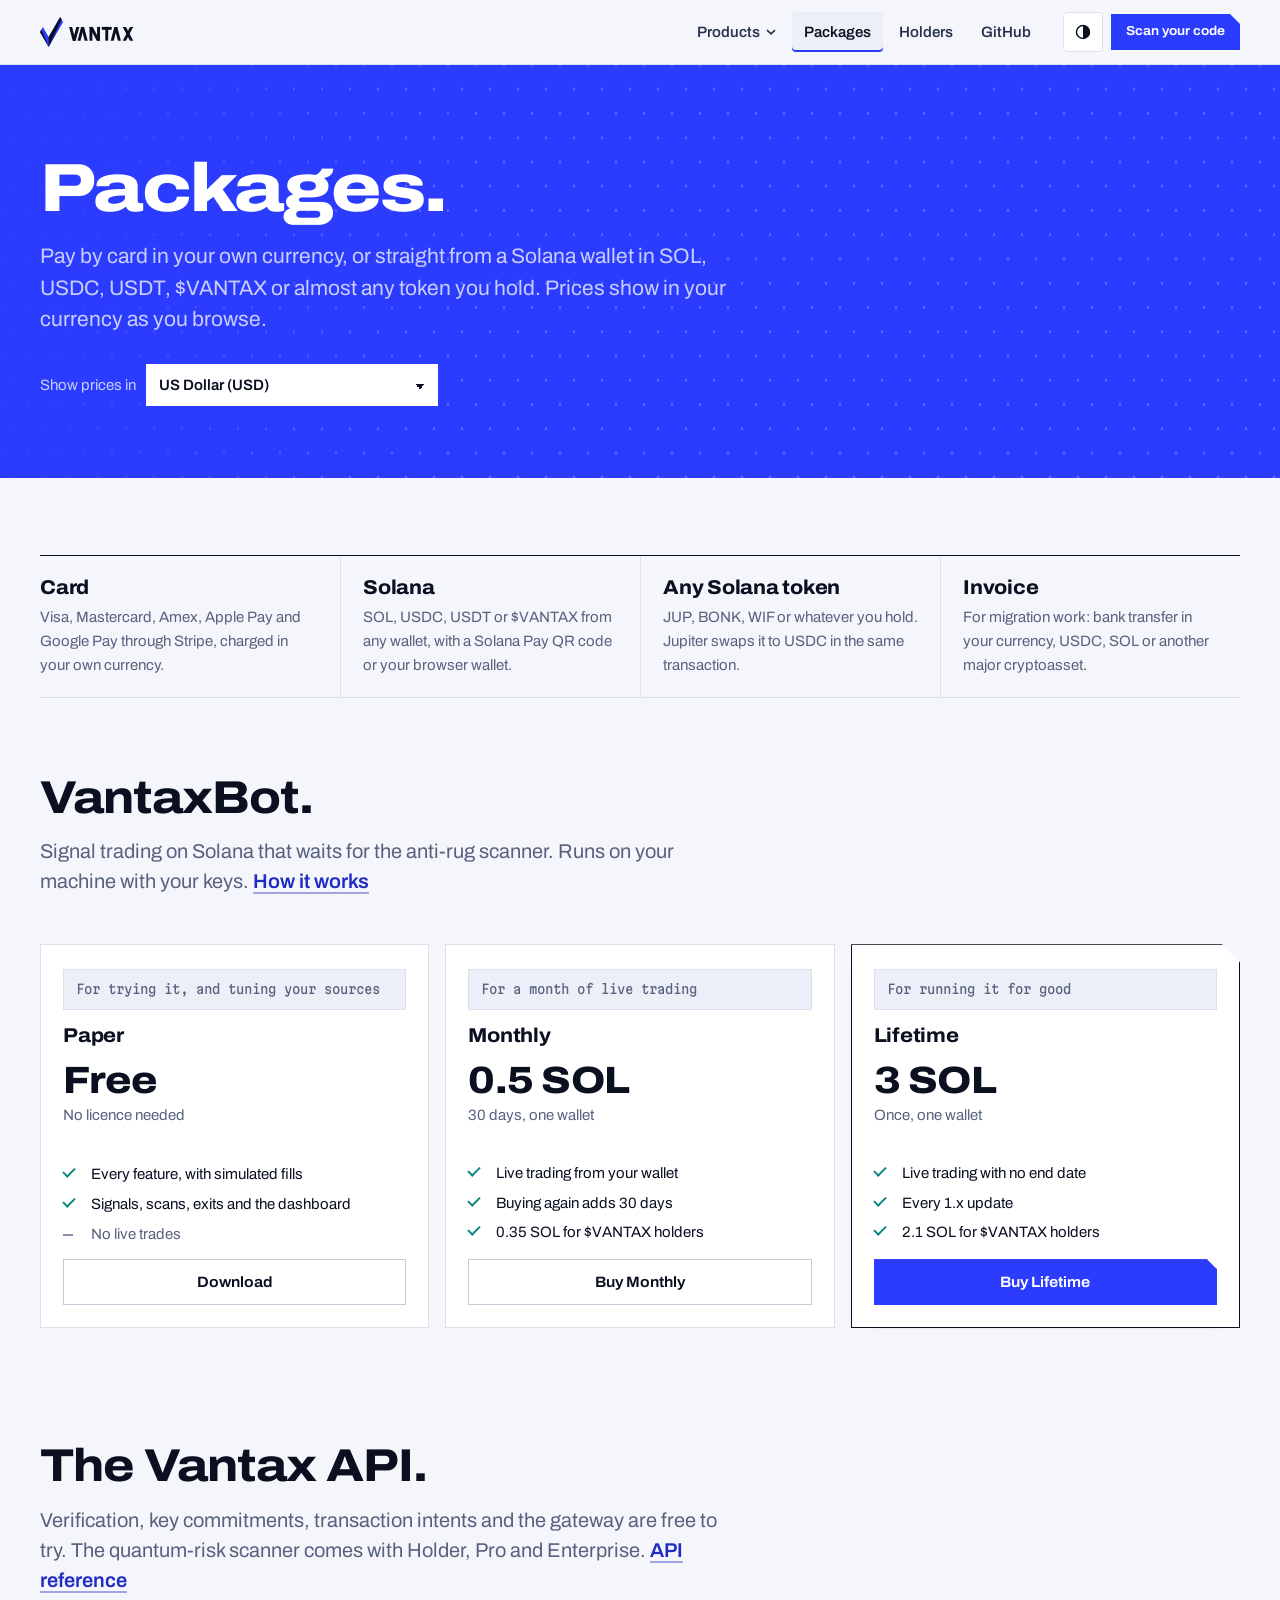
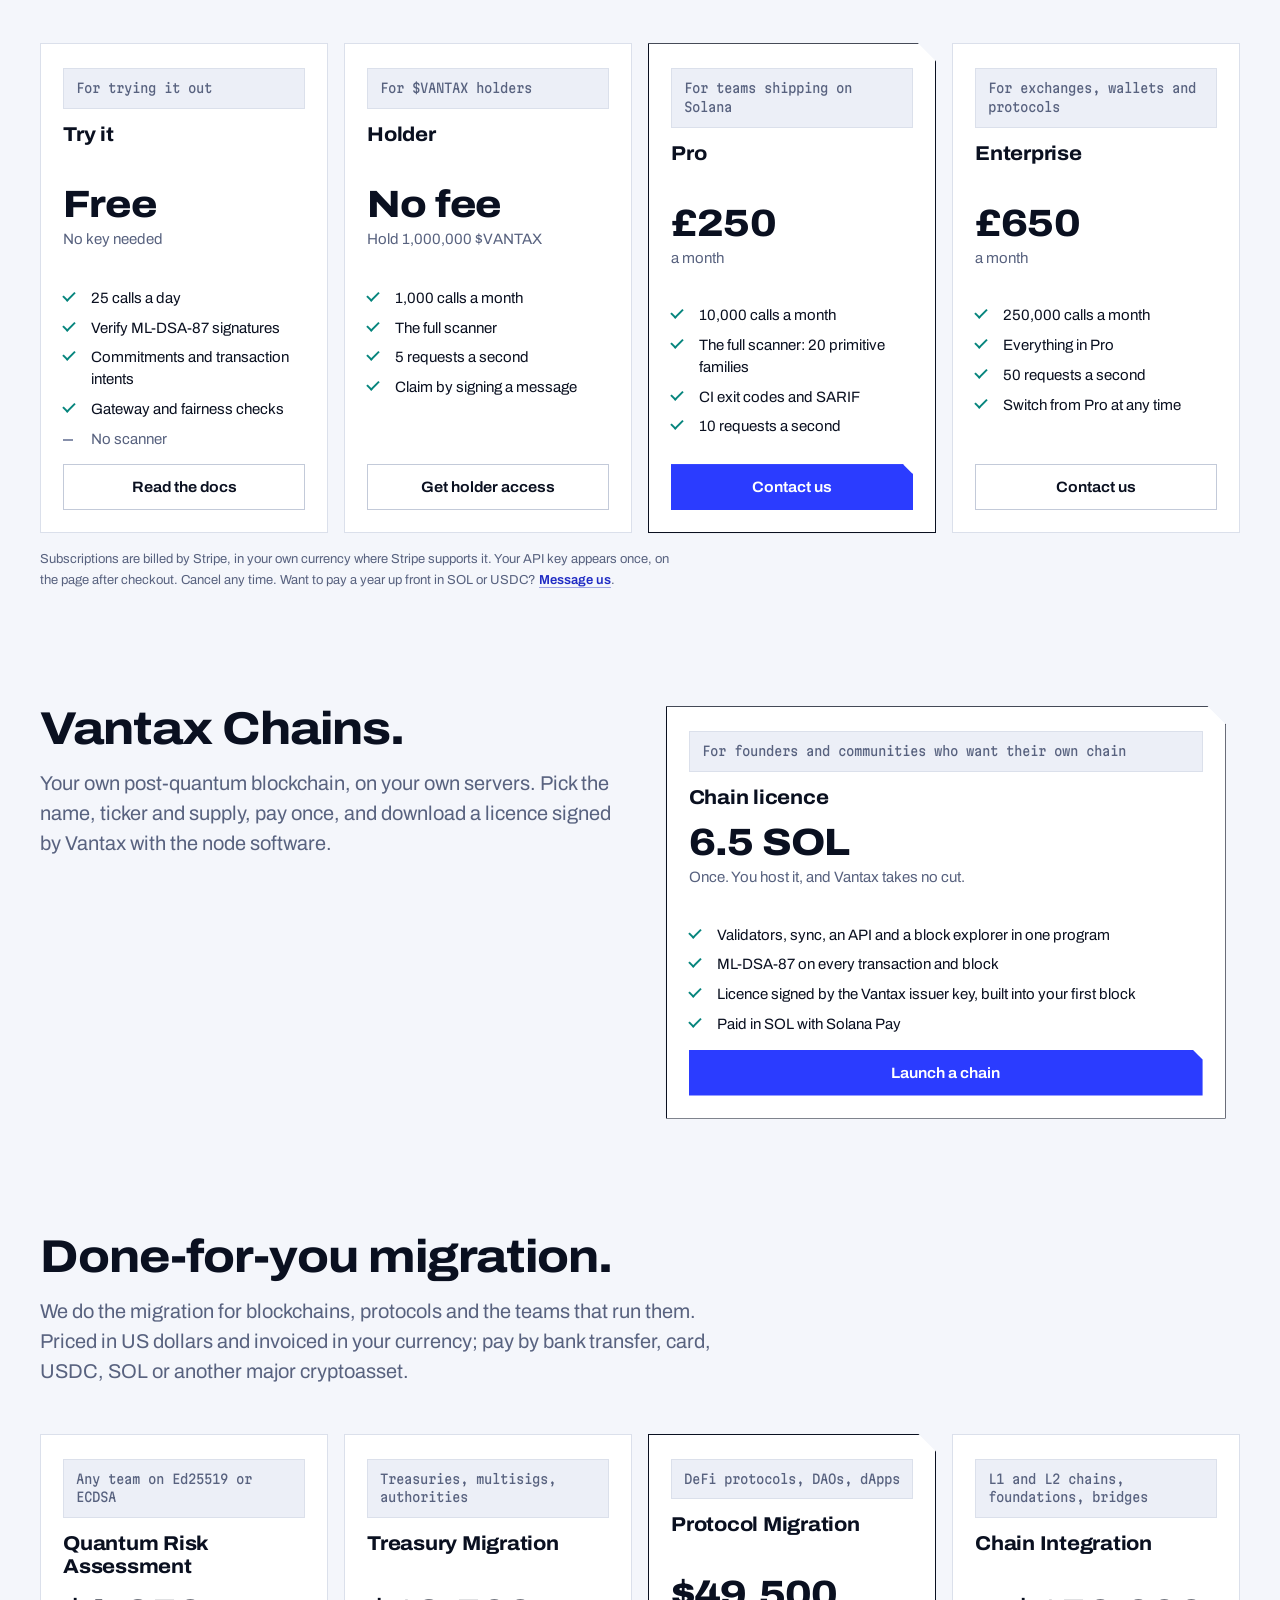
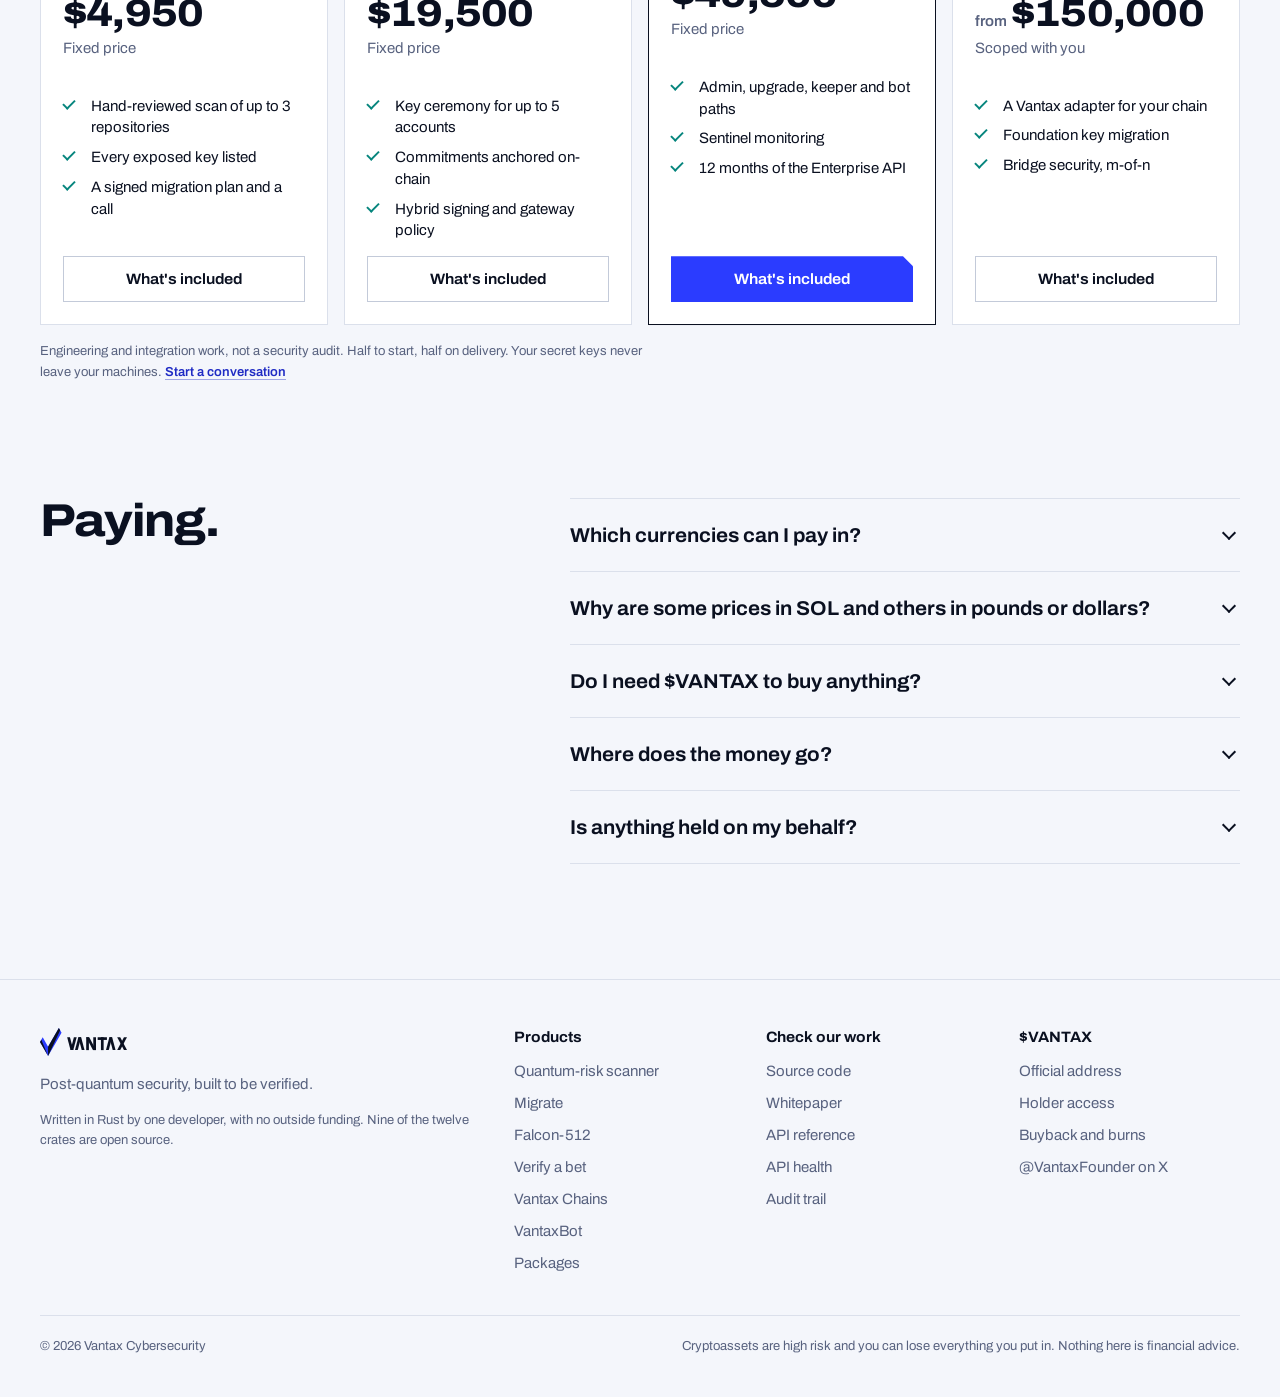
<file: site/packages.html>
<!DOCTYPE html>
<html lang="en">
<head>
<meta charset="utf-8">
<meta name="viewport" content="width=device-width, initial-scale=1, viewport-fit=cover">
<!-- Base URL of the Vantax API (no trailing slash). Empty means this site's own
     origin, for when the site and the API share a host (nginx proxies /api/). -->
<meta name="vantax-api" content="https://api.vantax-cybersecurity.com">
<!-- Where the VantaxBot store runs (see the bot's deploy guide). -->
<meta name="vantax-store" content="https://store.vantax-cybersecurity.com">
<meta name="theme-color" content="#2b3cff">
<link rel="preload" href="assets/fonts/archivo.woff2" as="font" type="font/woff2" crossorigin>
<link rel="stylesheet" href="assets/vantax.css">
<link rel="icon" href="favicon.ico" sizes="48x48">
<link rel="icon" href="favicon.svg" type="image/svg+xml">
<link rel="apple-touch-icon" href="apple-touch-icon.png">
<link rel="manifest" href="site.webmanifest">
<script>try{var t=localStorage.getItem("vantax-theme");if(t==="light"||t==="dark")document.documentElement.setAttribute("data-theme",t)}catch(e){}</script>
<script src="assets/vantax.js" defer></script>
<title>Packages: Vantax</title>
<meta name="description" content="Every Vantax package in one place: VantaxBot licences, API plans with the quantum-risk scanner, Vantax Chains and done-for-you migration. Pay by card in your own currency or in SOL, USDC or almost any Solana token.">
<link rel="canonical" href="https://vantax-cybersecurity.com/packages.html">
<meta property="og:title" content="Vantax packages">
<meta property="og:description" content="Pay by card in your own currency, or from any Solana wallet in SOL, USDC or almost any token.">
<meta property="og:url" content="https://vantax-cybersecurity.com/packages.html">
<meta name="twitter:card" content="summary">
<meta name="twitter:site" content="@VantaxFounder">
</head>
<body>
<a class="skip" href="#main">Skip to content</a>
<header class="site-header">
  <div class="shell">
    <a class="brand" href="index.html" aria-label="Vantax home"><svg viewBox="0 0 372.84 120" role="img" aria-label="Vantax" xmlns="http://www.w3.org/2000/svg"><path class="v-main" d="M34.64 120 L92.38 20 L80.83 0 L34.64 80 L11.55 40 L0 60 Z"/><path class="v-facet" d="M34.64 120 L5.77 50 L0 60 Z"/><path class="v-facet" d="M34.64 120 L86.6 10 L80.83 0 L34.64 80 Z"/><g class="wm"><path d="M116.38 39.6 L128.36 39.6 L142.79 94.8 L130.81 94.8 Z"/><path d="M145.24 39.6 L157.22 39.6 L142.79 94.8 L130.81 94.8 Z"/><path d="M149.97 94.8 L161.95 94.8 L176.38 39.6 L164.4 39.6 Z"/><path d="M178.83 94.8 L190.81 94.8 L176.38 39.6 L164.4 39.6 Z"/><path d="M197.99 39.6 L209.58 39.6 L209.58 94.8 L197.99 94.8 Z"/><path d="M228.35 39.6 L239.94 39.6 L239.94 94.8 L228.35 94.8 Z"/><path d="M197.99 39.6 L211.07 39.6 L239.94 94.8 L226.86 94.8 Z"/><path d="M247.12 39.6 L286.86 39.6 L286.86 51.19 L247.12 51.19 Z"/><path d="M261.19 39.6 L272.79 39.6 L272.79 94.8 L261.19 94.8 Z"/><path d="M282.87 94.8 L294.85 94.8 L309.28 39.6 L297.3 39.6 Z"/><path d="M311.73 94.8 L323.71 94.8 L309.28 39.6 L297.3 39.6 Z"/><path d="M330.89 39.6 L343.97 39.6 L372.84 94.8 L359.76 94.8 Z"/><path d="M359.76 39.6 L372.84 39.6 L343.97 94.8 L330.89 94.8 Z"/></g></svg></a>
    <nav class="nav" aria-label="Main">
      <div class="menu-wrap">
        <button type="button" data-menu aria-expanded="false" aria-controls="products-menu">Products <svg viewBox="0 0 10 10" aria-hidden="true"><path d="M1 3.2l4 3.6 4-3.6" fill="none" stroke="currentColor" stroke-width="1.6"/></svg></button>
        <div class="menu" id="products-menu" hidden>
          <a href="index.html#scanner"><b>Quantum-risk scanner</b><span>Find the keys and signatures a quantum computer breaks.</span></a>
          <a href="migrate.html"><b>Migrate</b><span>Add ML-DSA-87 next to Ed25519 or ECDSA, then enforce it.</span></a>
          <a href="falcon.html"><b>Falcon-512</b><span>The post-quantum signature Solana's validator teams picked.</span></a>
          <a href="verify.html"><b>Verify a bet</b><span>Check a casino's provably fair receipt in your browser.</span></a>
          <a href="launch.html"><b>Vantax Chains</b><span>Your own post-quantum blockchain, on your own servers.</span></a>
          <a href="bot.html"><b>VantaxBot</b><span>Signal trading that waits for the anti-rug scanner.</span></a>
        </div>
      </div>
      <a href="packages.html" aria-current="page">Packages</a>
      <a href="holders.html">Holders</a>
      <a href="https://github.com/Vanta-Cybersecurity/Vantax">GitHub</a>
    </nav>
    <div class="header-tools">
      <button class="icon-btn" type="button" data-theme-toggle aria-label="Switch theme"><svg viewBox="0 0 20 20" aria-hidden="true"><circle cx="10" cy="10" r="7.25" fill="none" stroke="currentColor" stroke-width="1.6"/><path d="M10 2.75a7.25 7.25 0 0 1 0 14.5z" fill="currentColor"/></svg></button>
      <a class="btn p sm header-cta" href="index.html#scanner">Scan your code</a>
      <button class="icon-btn menu-btn" type="button" data-sheet aria-expanded="false" aria-controls="sheet" aria-label="Open menu"><svg viewBox="0 0 20 20" aria-hidden="true"><path d="M3 7h14M3 13h14" stroke="currentColor" stroke-width="1.8"/></svg></button>
    </div>
  </div>
</header>
<nav class="sheet" id="sheet" hidden aria-label="Menu">
  <a href="index.html#scanner">Quantum-risk scanner <span>Find what a quantum computer breaks</span></a>
  <a href="migrate.html">Migrate <span>ML-DSA-87 next to your keys</span></a>
  <a href="falcon.html">Falcon-512 <span>Solana's post-quantum signature</span></a>
  <a href="verify.html">Verify a bet <span>Provably fair, checked by you</span></a>
  <a href="launch.html">Vantax Chains <span>Your own post-quantum chain</span></a>
  <a href="bot.html">VantaxBot <span>Signal trading with rug checks</span></a>
  <a href="packages.html">Packages <span>Pay in any currency</span></a>
  <a href="holders.html">Holder access <span>For $VANTAX holders</span></a>
  <a href="https://github.com/Vanta-Cybersecurity/Vantax">GitHub <span>Read the code</span></a>
  <a class="btn p" href="index.html#scanner">Scan your code</a>
</nav>

<main id="main">
  <section class="field page-head" aria-labelledby="pk-title">
    <div class="shell">
      <h1 id="pk-title">Packages.</h1>
      <p class="lede">Pay by card in your own currency, or straight from a Solana wallet in SOL, USDC, USDT, $VANTAX or almost any token you hold. Prices show in your currency as you browse.</p>
      <div class="cluster" style="margin-top:28px">
        <label class="currency on-field">Show prices in <select data-currency-picker aria-label="Currency"></select></label>
      </div>
    </div>
  </section>

  <section class="section tight" aria-labelledby="ways-title">
    <div class="shell">
      <h2 class="sr-only" id="ways-title">Ways to pay</h2>
      <div class="ways">
        <div><h3>Card</h3><p>Visa, Mastercard, Amex, Apple Pay and Google Pay through Stripe, charged in your own currency.</p></div>
        <div><h3>Solana</h3><p>SOL, USDC, USDT or $VANTAX from any wallet, with a Solana Pay QR code or your browser wallet.</p></div>
        <div><h3>Any Solana token</h3><p>JUP, BONK, WIF or whatever you hold. Jupiter swaps it to USDC in the same transaction.</p></div>
        <div><h3>Invoice</h3><p>For migration work: bank transfer in your currency, USDC, SOL or another major cryptoasset.</p></div>
      </div>
    </div>
  </section>

  <section class="section" id="bot" aria-labelledby="bot-title">
    <div class="shell">
      <div class="section-head">
        <h2 id="bot-title">VantaxBot.</h2>
        <p>Signal trading on Solana that waits for the anti-rug scanner. Runs on your machine with your keys. <a class="link" href="bot.html">How it works</a></p>
      </div>
      <div class="tiers three">
        <div class="tier">
          <p class="who">For trying it, and tuning your sources</p>
          <h3>Paper</h3>
          <div class="price"><span class="amt">Free</span><span class="per">No licence needed</span><span class="alt">&nbsp;</span></div>
          <ul class="ticks"><li>Every feature, with simulated fills</li><li>Signals, scans, exits and the dashboard</li><li class="no">No live trades</li></ul>
          <a class="btn" href="bot.html#download">Download</a>
        </div>
        <div class="tier">
          <p class="who">For a month of live trading</p>
          <h3>Monthly</h3>
          <div class="price"><span class="amt" data-fill="monthly-amt">0.5 SOL</span><span class="per">30 days, one wallet</span><span class="alt" data-money data-alt data-amount="0.5" data-base="SOL" data-fill-amount="monthly"></span></div>
          <ul class="ticks"><li>Live trading from your wallet</li><li>Buying again adds 30 days</li><li><span><span data-fill="monthly-holder">0.35 SOL</span> for $VANTAX holders</span></li></ul>
          <a class="btn" href="bot.html#checkout">Buy Monthly</a>
        </div>
        <div class="tier featured">
          <p class="who">For running it for good</p>
          <h3>Lifetime</h3>
          <div class="price"><span class="amt" data-fill="lifetime-amt">3 SOL</span><span class="per">Once, one wallet</span><span class="alt" data-money data-alt data-amount="3" data-base="SOL" data-fill-amount="lifetime"></span></div>
          <ul class="ticks"><li>Live trading with no end date</li><li>Every 1.x update</li><li><span><span data-fill="lifetime-holder">2.1 SOL</span> for $VANTAX holders</span></li></ul>
          <a class="btn p" href="bot.html#checkout">Buy Lifetime</a>
        </div>
      </div>
    </div>
  </section>

  <section class="section" id="api" aria-labelledby="api-title">
    <div class="shell">
      <div class="section-head">
        <h2 id="api-title">The Vantax API.</h2>
        <p>Verification, key commitments, transaction intents and the gateway are free to try. The quantum-risk scanner comes with Holder, Pro and Enterprise. <a class="link" href="https://github.com/Vanta-Cybersecurity/Vantax/blob/main/docs/API.md">API reference</a></p>
      </div>
      <div class="tiers four">
        <div class="tier">
          <p class="who">For trying it out</p>
          <h3>Try it</h3>
          <div class="price"><span class="amt">Free</span><span class="per">No key needed</span><span class="alt">&nbsp;</span></div>
          <ul class="ticks"><li>25 calls a day</li><li>Verify ML-DSA-87 signatures</li><li>Commitments and transaction intents</li><li>Gateway and fairness checks</li><li class="no">No scanner</li></ul>
          <a class="btn" href="https://github.com/Vanta-Cybersecurity/Vantax/blob/main/docs/API.md">Read the docs</a>
        </div>
        <div class="tier">
          <p class="who">For $VANTAX holders</p>
          <h3>Holder</h3>
          <div class="price"><span class="amt">No fee</span><span class="per">Hold <span data-holders-min>1,000,000</span> $VANTAX</span><span class="alt">&nbsp;</span></div>
          <ul class="ticks"><li>1,000 calls a month</li><li>The full scanner</li><li>5 requests a second</li><li>Claim by signing a message</li></ul>
          <a class="btn" href="holders.html">Get holder access</a>
        </div>
        <div class="tier featured" data-plan="pro">
          <p class="who">For teams shipping on Solana</p>
          <h3>Pro</h3>
          <div class="price"><span class="amt" data-price>£250</span><span class="per">a month</span><span class="alt" data-money data-alt data-amount="250" data-base="GBP" data-suffix=" a month"></span></div>
          <ul class="ticks"><li>10,000 calls a month</li><li>The full scanner: 20 primitive families</li><li>CI exit codes and SARIF</li><li>10 requests a second</li></ul>
          <a class="btn p" data-buy href="#api" aria-disabled="true">Subscribe</a>
        </div>
        <div class="tier" data-plan="enterprise">
          <p class="who">For exchanges, wallets and protocols</p>
          <h3>Enterprise</h3>
          <div class="price"><span class="amt" data-price>£650</span><span class="per">a month</span><span class="alt" data-money data-alt data-amount="650" data-base="GBP" data-suffix=" a month"></span></div>
          <ul class="ticks"><li>250,000 calls a month</li><li>Everything in Pro</li><li>50 requests a second</li><li>Switch from Pro at any time</li></ul>
          <a class="btn" data-buy href="#api" aria-disabled="true">Subscribe</a>
        </div>
      </div>
      <p class="tier-note" id="billing-note">Subscriptions are billed by Stripe, in your own currency where Stripe supports it. Your API key appears once, on the page after checkout. Cancel any time. Want to pay a year up front in SOL or USDC? <a class="link" href="https://x.com/VantaxFounder">Message us</a>.</p>
    </div>
  </section>

  <section class="section" id="chains" aria-labelledby="chains-title">
    <div class="shell split even">
      <div class="section-head" style="margin:0">
        <h2 id="chains-title">Vantax Chains.</h2>
        <p>Your own post-quantum blockchain, on your own servers. Pick the name, ticker and supply, pay once, and download a licence signed by Vantax with the node software.</p>
      </div>
      <div class="tier featured" style="max-width:560px">
        <p class="who">For founders and communities who want their own chain</p>
        <h3>Chain licence</h3>
        <div class="price"><span class="amt" data-fill="chains-amt">6.5 SOL</span><span class="per" data-fill="chains-per">Once. You host it, and Vantax takes no cut.</span><span class="alt" data-money data-alt data-amount="6.5" data-base="SOL" data-fill-amount="chains"></span></div>
        <ul class="ticks"><li>Validators, sync, an API and a block explorer in one program</li><li>ML-DSA-87 on every transaction and block</li><li>Licence signed by the Vantax issuer key, built into your first block</li><li>Paid in SOL with Solana Pay</li></ul>
        <a class="btn p" href="launch.html">Launch a chain</a>
      </div>
    </div>
  </section>

  <section class="section" id="migration" aria-labelledby="mig-title">
    <div class="shell">
      <div class="section-head">
        <h2 id="mig-title">Done-for-you migration.</h2>
        <p>We do the migration for blockchains, protocols and the teams that run them. Priced in US dollars and invoiced in your currency; pay by bank transfer, card, USDC, SOL or another major cryptoasset.</p>
      </div>
      <div class="tiers four">
        <div class="tier">
          <p class="who">Any team on Ed25519 or ECDSA</p>
          <h3>Quantum Risk Assessment</h3>
          <div class="price"><span class="amt">$4,950</span><span class="per">Fixed price</span><span class="alt" data-money data-alt data-amount="4950" data-base="USD"></span></div>
          <ul class="ticks"><li>Hand-reviewed scan of up to 3 repositories</li><li>Every exposed key listed</li><li>A signed migration plan and a call</li></ul>
          <a class="btn" href="migrate.html#packages">What's included</a>
        </div>
        <div class="tier">
          <p class="who">Treasuries, multisigs, authorities</p>
          <h3>Treasury Migration</h3>
          <div class="price"><span class="amt">$19,500</span><span class="per">Fixed price</span><span class="alt" data-money data-alt data-amount="19500" data-base="USD"></span></div>
          <ul class="ticks"><li>Key ceremony for up to 5 accounts</li><li>Commitments anchored on-chain</li><li>Hybrid signing and gateway policy</li></ul>
          <a class="btn" href="migrate.html#packages">What's included</a>
        </div>
        <div class="tier featured">
          <p class="who">DeFi protocols, DAOs, dApps</p>
          <h3>Protocol Migration</h3>
          <div class="price"><span class="amt">$49,500</span><span class="per">Fixed price</span><span class="alt" data-money data-alt data-amount="49500" data-base="USD"></span></div>
          <ul class="ticks"><li>Admin, upgrade, keeper and bot paths</li><li>Sentinel monitoring</li><li>12 months of the Enterprise API</li></ul>
          <a class="btn p" href="migrate.html#packages">What's included</a>
        </div>
        <div class="tier">
          <p class="who">L1 and L2 chains, foundations, bridges</p>
          <h3>Chain Integration</h3>
          <div class="price"><span class="amt"><small>from</small>$150,000</span><span class="per">Scoped with you</span><span class="alt" data-money data-alt data-amount="150000" data-base="USD"></span></div>
          <ul class="ticks"><li>A Vantax adapter for your chain</li><li>Foundation key migration</li><li>Bridge security, m-of-n</li></ul>
          <a class="btn" href="migrate.html#packages">What's included</a>
        </div>
      </div>
      <p class="tier-note">Engineering and integration work, not a security audit. Half to start, half on delivery. Your secret keys never leave your machines. <a class="link" href="https://x.com/VantaxFounder">Start a conversation</a></p>
    </div>
  </section>

  <section class="section" id="faq" aria-labelledby="faq-title">
    <div class="shell split">
      <div class="section-head" style="margin:0"><h2 id="faq-title">Paying.</h2></div>
      <div class="faq">
        <details><summary>Which currencies can I pay in?</summary><div><p>By card, any currency Stripe supports, and you see the amount in your currency before you pay. On Solana, SOL, USDC, USDT and $VANTAX are taken directly, and almost any other token is swapped to USDC by Jupiter in the same transaction.</p></div></details>
        <details><summary>Why are some prices in SOL and others in pounds or dollars?</summary><div><p>Products sold on Solana are priced in SOL. Subscriptions are billed by Stripe in pounds. Migration work is quoted in US dollars, as most of it is for teams outside the UK. Whichever way it's priced, you can pay in any of the ways above, and the converted amount shown here is a guide at today's rate.</p></div></details>
        <details><summary>Do I need $VANTAX to buy anything?</summary><div><p>No. Every product works without the token. Holders get the Holder API plan and a lower VantaxBot price.</p></div></details>
        <details><summary>Where does the money go?</summary><div><p>Into building Vantax, which is one developer with no outside funding. 5% of every sale goes to buying back and burning $VANTAX, and each burn is <a class="link" href="burns.html">published with its transaction</a>.</p></div></details>
        <details><summary>Is anything held on my behalf?</summary><div><p>No. Vantax never holds customer funds or keys. VantaxBot and Vantax Chains run on your own machines.</p></div></details>
      </div>
    </div>
  </section>
</main>

<footer class="site-footer">
  <div class="shell">
    <div class="foot-grid">
      <div class="foot-brand">
        <a href="index.html" aria-label="Vantax home"><svg viewBox="0 0 372.84 120" role="img" aria-label="Vantax" xmlns="http://www.w3.org/2000/svg"><path class="v-main" d="M34.64 120 L92.38 20 L80.83 0 L34.64 80 L11.55 40 L0 60 Z"/><path class="v-facet" d="M34.64 120 L5.77 50 L0 60 Z"/><path class="v-facet" d="M34.64 120 L86.6 10 L80.83 0 L34.64 80 Z"/><g class="wm"><path d="M116.38 39.6 L128.36 39.6 L142.79 94.8 L130.81 94.8 Z"/><path d="M145.24 39.6 L157.22 39.6 L142.79 94.8 L130.81 94.8 Z"/><path d="M149.97 94.8 L161.95 94.8 L176.38 39.6 L164.4 39.6 Z"/><path d="M178.83 94.8 L190.81 94.8 L176.38 39.6 L164.4 39.6 Z"/><path d="M197.99 39.6 L209.58 39.6 L209.58 94.8 L197.99 94.8 Z"/><path d="M228.35 39.6 L239.94 39.6 L239.94 94.8 L228.35 94.8 Z"/><path d="M197.99 39.6 L211.07 39.6 L239.94 94.8 L226.86 94.8 Z"/><path d="M247.12 39.6 L286.86 39.6 L286.86 51.19 L247.12 51.19 Z"/><path d="M261.19 39.6 L272.79 39.6 L272.79 94.8 L261.19 94.8 Z"/><path d="M282.87 94.8 L294.85 94.8 L309.28 39.6 L297.3 39.6 Z"/><path d="M311.73 94.8 L323.71 94.8 L309.28 39.6 L297.3 39.6 Z"/><path d="M330.89 39.6 L343.97 39.6 L372.84 94.8 L359.76 94.8 Z"/><path d="M359.76 39.6 L372.84 39.6 L343.97 94.8 L330.89 94.8 Z"/></g></svg></a>
        <p>Post-quantum security, built to be verified.</p>
        <p class="tiny">Written in Rust by one developer, with no outside funding. Nine of the twelve crates are open source.</p>
      </div>
      <div>
        <h4>Products</h4>
        <ul>
          <li><a href="index.html#scanner">Quantum-risk scanner</a></li>
          <li><a href="migrate.html">Migrate</a></li>
          <li><a href="falcon.html">Falcon-512</a></li>
          <li><a href="verify.html">Verify a bet</a></li>
          <li><a href="launch.html">Vantax Chains</a></li>
          <li><a href="bot.html">VantaxBot</a></li>
          <li><a href="packages.html">Packages</a></li>
        </ul>
      </div>
      <div>
        <h4>Check our work</h4>
        <ul>
          <li><a href="https://github.com/Vanta-Cybersecurity/Vantax">Source code</a></li>
          <li><a href="https://github.com/Vanta-Cybersecurity/Vantax/blob/main/docs/WHITEPAPER.md">Whitepaper</a></li>
          <li><a href="https://github.com/Vanta-Cybersecurity/Vantax/blob/main/docs/API.md">API reference</a></li>
          <li><a href="https://api.vantax-cybersecurity.com/health">API health</a></li>
          <li><a href="https://api.vantax-cybersecurity.com/api/v1/gateway/audit">Audit trail</a></li>
        </ul>
      </div>
      <div>
        <h4>$VANTAX</h4>
        <ul>
          <li><a href="index.html#token">Official address</a></li>
          <li><a href="holders.html">Holder access</a></li>
          <li><a href="burns.html">Buyback and burns</a></li>
          <li><a href="https://x.com/VantaxFounder">@VantaxFounder on X</a></li>
        </ul>
      </div>
    </div>
    <div class="foot-legal">
      <span>© 2026 Vantax Cybersecurity</span>
      <span>Cryptoassets are high risk and you can lose everything you put in. Nothing here is financial advice.</span>
    </div>
  </div>
</footer>

<script>
(function(){
  var V=window.Vantax||{},base=(document.querySelector('meta[name="vantax-api"]')||{}).content||"",store=((document.querySelector('meta[name="vantax-store"]')||{}).content||base).replace(/\/$/,"");
  function get(u){return fetch(u,{headers:{Accept:"application/json"}}).then(function(r){if(!r.ok)throw new Error(r.status);return r.json()})}
  function fill(n,t){document.querySelectorAll('[data-fill="'+n+'"]').forEach(function(e){e.textContent=t})}
  function amount(n,a){document.querySelectorAll('[data-fill-amount="'+n+'"]').forEach(function(e){e.setAttribute("data-amount",a)});if(V.money)V.money.render()}
  function sol(n){return Number(n).toLocaleString(undefined,{maximumFractionDigits:3})+" SOL"}
  get(store+"/api/v1/bot").then(function(o){(o.packages||[]).forEach(function(p){if(p.id==="monthly"||p.id==="lifetime"){fill(p.id+"-amt",sol(p.price_sol));if(p.holder_price_sol!=null)fill(p.id+"-holder",sol(p.holder_price_sol));amount(p.id,p.price_sol)}})}).catch(function(){});
  get(base+"/api/v1/launch").then(function(l){
    if(l.free_now){fill("chains-amt","Free right now");fill("chains-per","Launches are free for a limited time. You host it, and Vantax takes no cut.");document.querySelectorAll('[data-fill-amount="chains"]').forEach(function(e){e.removeAttribute("data-money");e.textContent=""});return}
    if(l.price_sol!=null){fill("chains-amt",sol(l.price_sol));amount("chains",l.price_sol)}
  }).catch(function(){});
  // API prices and Stripe links come from the API (GET /api/v1/plans).
  var note=document.getElementById("billing-note");
  function contact(){document.querySelectorAll("[data-buy]").forEach(function(a){a.textContent="Contact us";a.href="https://x.com/VantaxFounder";a.removeAttribute("aria-disabled")})}
  get(base+"/api/v1/plans").then(function(d){
    var ok=false;
    (d.plans||[]).forEach(function(p){
      var card=document.querySelector('[data-plan="'+p.plan+'"]');if(!card)return;
      if(p.price){var m=/^([^\d]*)([\d,.]+)\s*(?:\/\s*|a\s+|per\s+)?(month|year|mo)?/i.exec(p.price);if(m){card.querySelector("[data-price]").textContent=m[1]+m[2]}else card.querySelector("[data-price]").textContent=p.price}
      var a=card.querySelector("[data-buy]");
      if(p.checkout_url&&/^https:\/\//.test(p.checkout_url)){a.href=p.checkout_url;a.removeAttribute("aria-disabled");ok=true}
    });
    if(!ok)contact();
    var h=d.holder||{};if(h.min_tokens)document.querySelectorAll("[data-holders-min]").forEach(function(e){e.textContent=Number(h.min_tokens).toLocaleString("en-GB")});
    if(d.billing&&d.billing.portal_url&&/^https:\/\//.test(d.billing.portal_url)){var link=document.createElement("a");link.className="link";link.href=d.billing.portal_url;link.textContent="Manage your subscription";note.appendChild(document.createTextNode(" "));note.appendChild(link);note.appendChild(document.createTextNode("."))}
  }).catch(contact);
})();
</script>
</body>
</html>
</file>
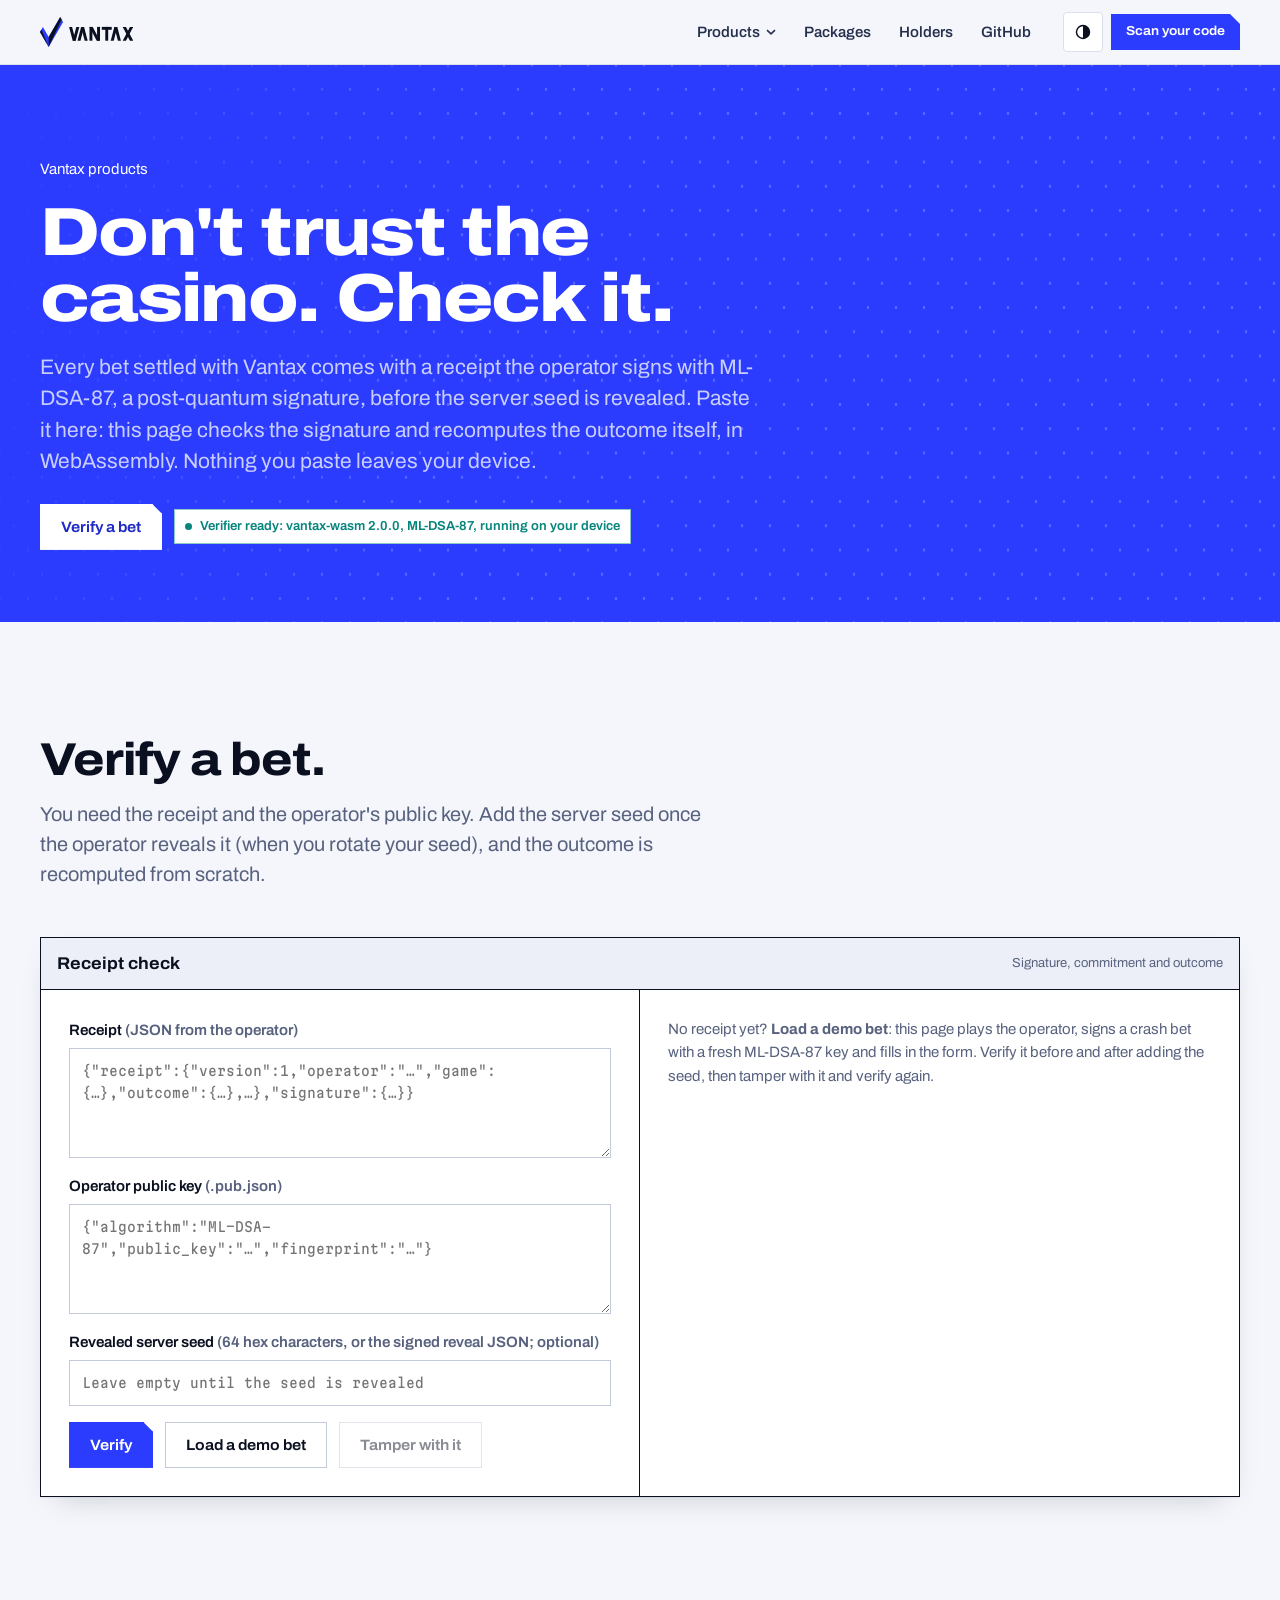
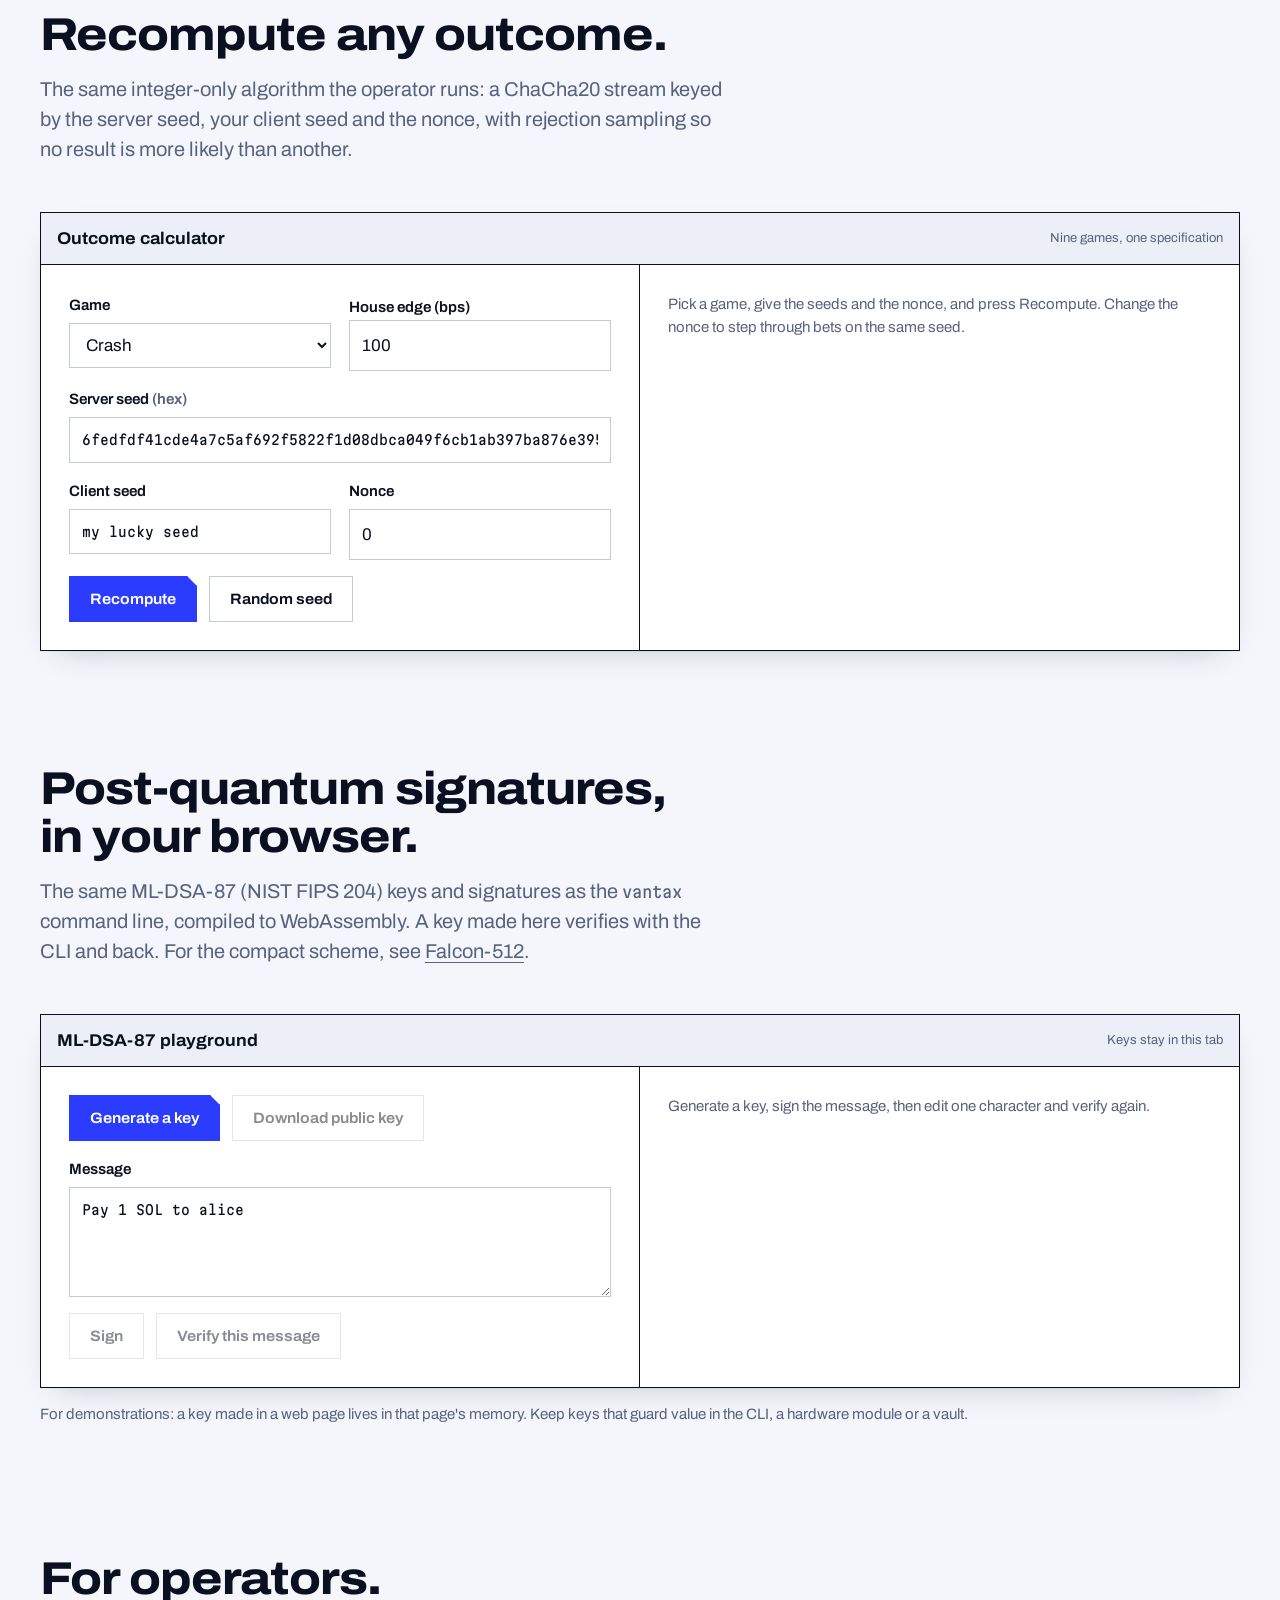
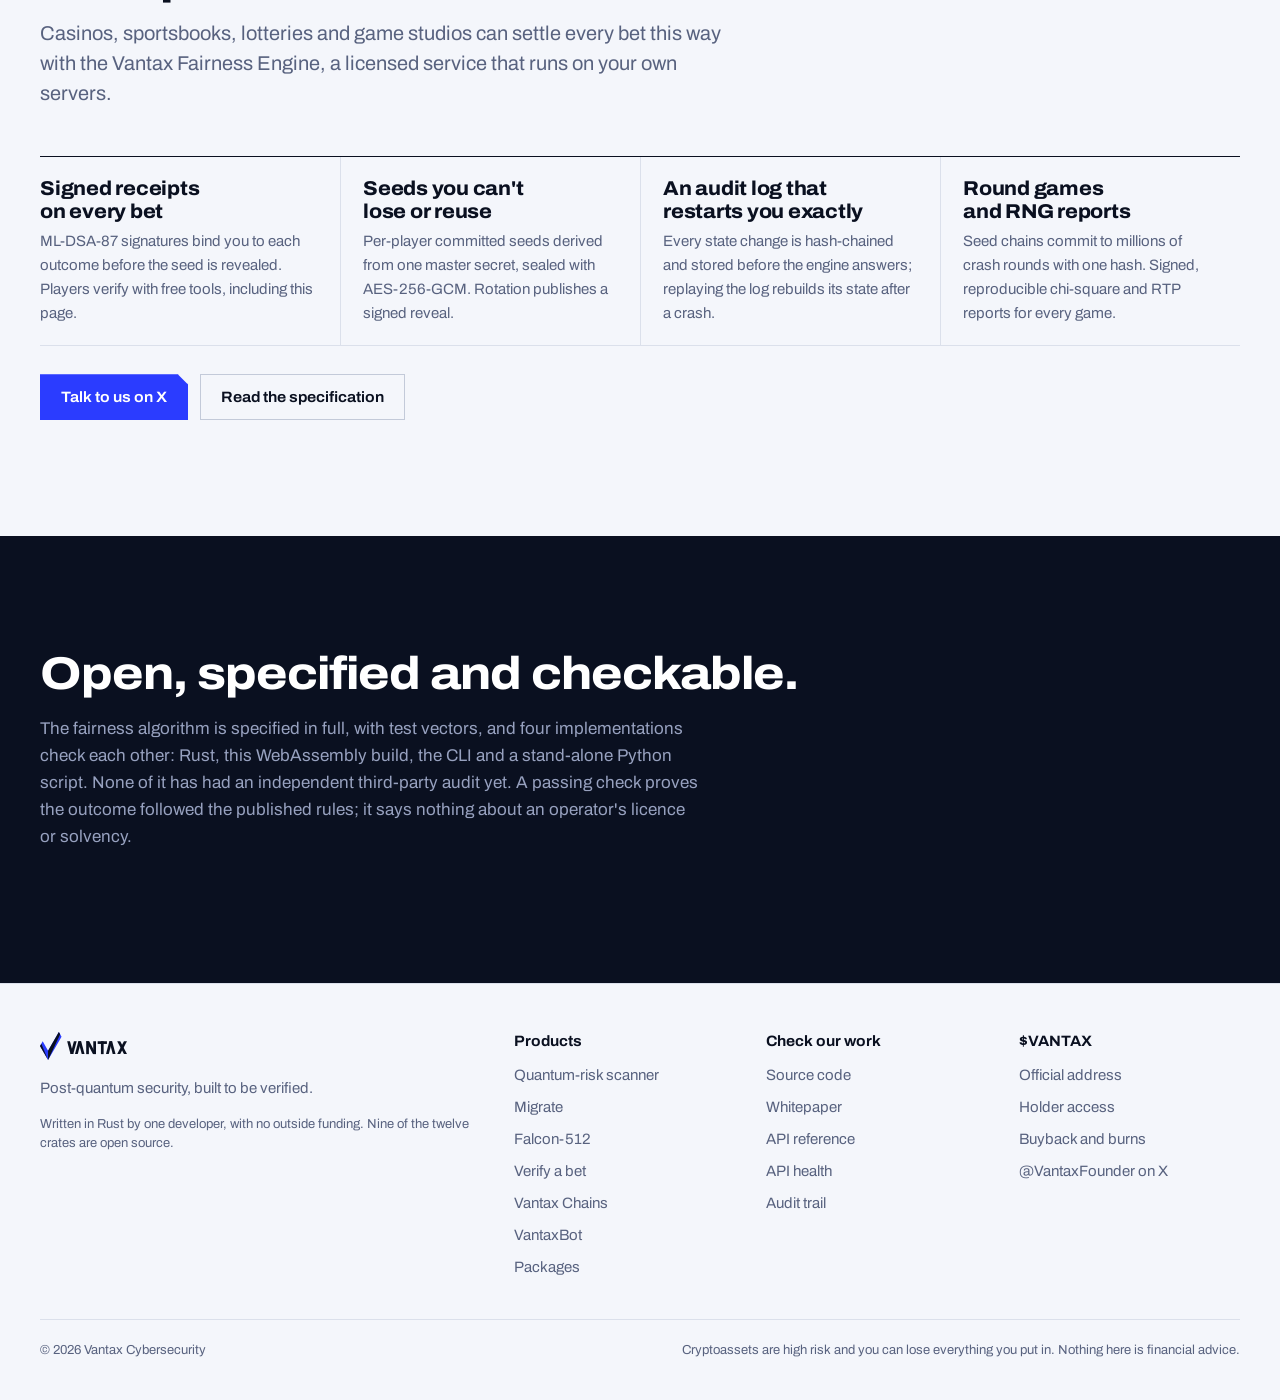
<file: site/verify.html>
<!DOCTYPE html>
<html lang="en">
<head>
<meta charset="utf-8">
<meta name="viewport" content="width=device-width, initial-scale=1, viewport-fit=cover">
<!-- Base URL of the Vantax API (no trailing slash). Empty means this site's own
     origin, for when the site and the API share a host (nginx proxies /api/). -->
<meta name="vantax-api" content="https://api.vantax-cybersecurity.com">
<!-- Where the VantaxBot store runs (see the bot's deploy guide). -->
<meta name="vantax-store" content="https://store.vantax-cybersecurity.com">
<meta name="theme-color" content="#2b3cff">
<link rel="preload" href="assets/fonts/archivo.woff2" as="font" type="font/woff2" crossorigin>
<link rel="stylesheet" href="assets/vantax.css">
<link rel="icon" href="favicon.ico" sizes="48x48">
<link rel="icon" href="favicon.svg" type="image/svg+xml">
<link rel="apple-touch-icon" href="apple-touch-icon.png">
<link rel="manifest" href="site.webmanifest">
<script>try{var t=localStorage.getItem("vantax-theme");if(t==="light"||t==="dark")document.documentElement.setAttribute("data-theme",t)}catch(e){}</script>
<script src="assets/vantax.js" defer></script>
<title>Verify a bet: Vantax</title>
<meta name="description" content="Check a provably fair bet yourself: verify the operator's ML-DSA-87 signature on the receipt and recompute the outcome from the seeds, in your browser. Nothing you paste leaves your device.">
<link rel="canonical" href="https://vantax-cybersecurity.com/verify.html">
<meta property="og:title" content="Don't trust the casino. Check it.">
<meta property="og:description" content="Verify a provably fair bet in your browser: the operator's post-quantum signature and the outcome, recomputed.">
<meta property="og:url" content="https://vantax-cybersecurity.com/verify.html">
<meta name="twitter:card" content="summary">
<meta name="twitter:site" content="@VantaxFounder">
</head>
<body>
<a class="skip" href="#main">Skip to content</a>
<header class="site-header">
  <div class="shell">
    <a class="brand" href="index.html" aria-label="Vantax home"><svg viewBox="0 0 372.84 120" role="img" aria-label="Vantax" xmlns="http://www.w3.org/2000/svg"><path class="v-main" d="M34.64 120 L92.38 20 L80.83 0 L34.64 80 L11.55 40 L0 60 Z"/><path class="v-facet" d="M34.64 120 L5.77 50 L0 60 Z"/><path class="v-facet" d="M34.64 120 L86.6 10 L80.83 0 L34.64 80 Z"/><g class="wm"><path d="M116.38 39.6 L128.36 39.6 L142.79 94.8 L130.81 94.8 Z"/><path d="M145.24 39.6 L157.22 39.6 L142.79 94.8 L130.81 94.8 Z"/><path d="M149.97 94.8 L161.95 94.8 L176.38 39.6 L164.4 39.6 Z"/><path d="M178.83 94.8 L190.81 94.8 L176.38 39.6 L164.4 39.6 Z"/><path d="M197.99 39.6 L209.58 39.6 L209.58 94.8 L197.99 94.8 Z"/><path d="M228.35 39.6 L239.94 39.6 L239.94 94.8 L228.35 94.8 Z"/><path d="M197.99 39.6 L211.07 39.6 L239.94 94.8 L226.86 94.8 Z"/><path d="M247.12 39.6 L286.86 39.6 L286.86 51.19 L247.12 51.19 Z"/><path d="M261.19 39.6 L272.79 39.6 L272.79 94.8 L261.19 94.8 Z"/><path d="M282.87 94.8 L294.85 94.8 L309.28 39.6 L297.3 39.6 Z"/><path d="M311.73 94.8 L323.71 94.8 L309.28 39.6 L297.3 39.6 Z"/><path d="M330.89 39.6 L343.97 39.6 L372.84 94.8 L359.76 94.8 Z"/><path d="M359.76 39.6 L372.84 39.6 L343.97 94.8 L330.89 94.8 Z"/></g></svg></a>
    <nav class="nav" aria-label="Main">
      <div class="menu-wrap">
        <button type="button" data-menu aria-expanded="false" aria-controls="products-menu">Products <svg viewBox="0 0 10 10" aria-hidden="true"><path d="M1 3.2l4 3.6 4-3.6" fill="none" stroke="currentColor" stroke-width="1.6"/></svg></button>
        <div class="menu" id="products-menu" hidden>
          <a href="index.html#scanner"><b>Quantum-risk scanner</b><span>Find the keys and signatures a quantum computer breaks.</span></a>
          <a href="migrate.html"><b>Migrate</b><span>Add ML-DSA-87 next to Ed25519 or ECDSA, then enforce it.</span></a>
          <a href="falcon.html"><b>Falcon-512</b><span>The post-quantum signature Solana's validator teams picked.</span></a>
          <a href="verify.html" aria-current="page"><b>Verify a bet</b><span>Check a casino's provably fair receipt in your browser.</span></a>
          <a href="launch.html"><b>Vantax Chains</b><span>Your own post-quantum blockchain, on your own servers.</span></a>
          <a href="bot.html"><b>VantaxBot</b><span>Signal trading that waits for the anti-rug scanner.</span></a>
        </div>
      </div>
      <a href="packages.html">Packages</a>
      <a href="holders.html">Holders</a>
      <a href="https://github.com/Vanta-Cybersecurity/Vantax">GitHub</a>
    </nav>
    <div class="header-tools">
      <button class="icon-btn" type="button" data-theme-toggle aria-label="Switch theme"><svg viewBox="0 0 20 20" aria-hidden="true"><circle cx="10" cy="10" r="7.25" fill="none" stroke="currentColor" stroke-width="1.6"/><path d="M10 2.75a7.25 7.25 0 0 1 0 14.5z" fill="currentColor"/></svg></button>
      <a class="btn p sm header-cta" href="index.html#scanner">Scan your code</a>
      <button class="icon-btn menu-btn" type="button" data-sheet aria-expanded="false" aria-controls="sheet" aria-label="Open menu"><svg viewBox="0 0 20 20" aria-hidden="true"><path d="M3 7h14M3 13h14" stroke="currentColor" stroke-width="1.8"/></svg></button>
    </div>
  </div>
</header>
<nav class="sheet" id="sheet" hidden aria-label="Menu">
  <a href="index.html#scanner">Quantum-risk scanner <span>Find what a quantum computer breaks</span></a>
  <a href="migrate.html">Migrate <span>ML-DSA-87 next to your keys</span></a>
  <a href="falcon.html">Falcon-512 <span>Solana's post-quantum signature</span></a>
  <a href="verify.html">Verify a bet <span>Provably fair, checked by you</span></a>
  <a href="launch.html">Vantax Chains <span>Your own post-quantum chain</span></a>
  <a href="bot.html">VantaxBot <span>Signal trading with rug checks</span></a>
  <a href="packages.html">Packages <span>Pay in any currency</span></a>
  <a href="holders.html">Holder access <span>For $VANTAX holders</span></a>
  <a href="https://github.com/Vanta-Cybersecurity/Vantax">GitHub <span>Read the code</span></a>
  <a class="btn p" href="index.html#scanner">Scan your code</a>
</nav>

<main id="main">
  <section class="field page-head" aria-labelledby="v-title">
    <div class="shell">
      <a class="crumb" href="index.html#products">Vantax products</a>
      <h1 id="v-title">Don't trust the casino. Check it.</h1>
      <p class="lede">Every bet settled with Vantax comes with a receipt the operator signs with ML-DSA-87, a post-quantum signature, before the server seed is revealed. Paste it here: this page checks the signature and recomputes the outcome itself, in WebAssembly. Nothing you paste leaves your device.</p>
      <div class="cluster" style="margin-top:26px">
        <a class="btn p" href="#verify">Verify a bet</a>
        <span class="chip on-field" id="chip"><span id="chip-text">Loading the verifier…</span></span>
      </div>
    </div>
  </section>

  <section class="section" id="verify" aria-labelledby="verify-title">
    <div class="shell">
      <div class="section-head">
        <h2 id="verify-title">Verify a bet.</h2>
        <p>You need the receipt and the operator's public key. Add the server seed once the operator reveals it (when you rotate your seed), and the outcome is recomputed from scratch.</p>
      </div>
      <div class="instrument">
        <div class="instrument-head"><b>Receipt check</b><span>Signature, commitment and outcome</span></div>
        <div class="instrument-cols">
          <div class="flow-body in">
            <div class="fld"><label for="receipt">Receipt <span class="mute">(JSON from the operator)</span></label>
              <textarea class="mono tall" id="receipt" spellcheck="false" placeholder='{"receipt":{"version":1,"operator":"…","game":{…},"outcome":{…},…},"signature":{…}}'></textarea></div>
            <div class="fld"><label for="opkey">Operator public key <span class="mute">(.pub.json)</span></label>
              <textarea class="mono" id="opkey" spellcheck="false" placeholder='{"algorithm":"ML-DSA-87","public_key":"…","fingerprint":"…"}'></textarea></div>
            <div class="fld"><label for="seed">Revealed server seed <span class="mute">(64 hex characters, or the signed reveal JSON; optional)</span></label>
              <input class="mono" id="seed" spellcheck="false" autocomplete="off" placeholder="Leave empty until the seed is revealed"></div>
            <div class="cluster">
              <button class="btn p" id="verify-btn" type="button" disabled>Verify</button>
              <button class="btn" id="demo-btn" type="button" disabled>Load a demo bet</button>
              <button class="btn" id="tamper-btn" type="button" disabled>Tamper with it</button>
            </div>
            <p class="hint" id="demo-actions" hidden>Play the demo operator: <a href="#" id="reveal-seed">reveal the seed</a>, <a href="#" id="paste-reveal">paste the signed reveal</a>, or <a href="#" id="cheat">cheat by signing a lower crash point</a>.</p>
          </div>
          <div class="out" id="verify-out" aria-live="polite">
            <p class="hint">No receipt yet? <b>Load a demo bet</b>: this page plays the operator, signs a crash bet with a fresh ML-DSA-87 key and fills in the form. Verify it before and after adding the seed, then tamper with it and verify again.</p>
          </div>
        </div>
      </div>
    </div>
  </section>

  <section class="section" id="recompute" aria-labelledby="recompute-title">
    <div class="shell">
      <div class="section-head">
        <h2 id="recompute-title">Recompute any outcome.</h2>
        <p>The same integer-only algorithm the operator runs: a ChaCha20 stream keyed by the server seed, your client seed and the nonce, with rejection sampling so no result is more likely than another.</p>
      </div>
      <div class="instrument">
        <div class="instrument-head"><b>Outcome calculator</b><span>Nine games, one specification</span></div>
        <div class="instrument-cols">
          <div class="flow-body in">
            <div class="form-grid two">
              <div class="fld"><label for="game">Game</label>
                <select id="game">
                  <option value="crash">Crash</option><option value="dice">Dice</option><option value="coin">Coin flip</option>
                  <option value="range">Range</option><option value="wheel">Wheel</option><option value="plinko">Plinko</option>
                  <option value="mines">Mines</option><option value="keno">Keno</option><option value="shuffle">Card shuffle</option>
                </select></div>
              <div class="params" id="params"></div>
            </div>
            <div class="fld"><label for="c-seed">Server seed <span class="mute">(hex)</span></label><input class="mono" id="c-seed" spellcheck="false" autocomplete="off"></div>
            <div class="form-grid two">
              <div class="fld"><label for="c-client">Client seed</label><input class="mono" id="c-client" value="my lucky seed" spellcheck="false"></div>
              <div class="fld"><label for="c-nonce">Nonce</label><input id="c-nonce" type="number" min="0" step="1" value="0"></div>
            </div>
            <div class="cluster"><button class="btn p" id="calc-btn" type="button" disabled>Recompute</button><button class="btn" id="random-seed" type="button" disabled>Random seed</button></div>
          </div>
          <div class="out" id="calc-out" aria-live="polite"><p class="hint">Pick a game, give the seeds and the nonce, and press Recompute. Change the nonce to step through bets on the same seed.</p></div>
        </div>
      </div>
    </div>
  </section>

  <section class="section" id="sign" aria-labelledby="sign-title">
    <div class="shell">
      <div class="section-head">
        <h2 id="sign-title">Post-quantum signatures, in your browser.</h2>
        <p>The same ML-DSA-87 (NIST FIPS 204) keys and signatures as the <code>vantax</code> command line, compiled to WebAssembly. A key made here verifies with the CLI and back. For the compact scheme, see <a href="falcon.html">Falcon-512</a>.</p>
      </div>
      <div class="instrument">
        <div class="instrument-head"><b>ML-DSA-87 playground</b><span>Keys stay in this tab</span></div>
        <div class="instrument-cols">
          <div class="flow-body in">
            <div class="cluster"><button class="btn p" id="keygen-btn" type="button" disabled>Generate a key</button><button class="btn" id="download-btn" type="button" disabled>Download public key</button></div>
            <div class="fld"><label for="msg">Message</label><textarea class="mono" id="msg" spellcheck="false">Pay 1 SOL to alice</textarea></div>
            <div class="cluster"><button class="btn" id="sign-btn" type="button" disabled>Sign</button><button class="btn" id="check-btn" type="button" disabled>Verify this message</button></div>
          </div>
          <div class="out" id="sign-out" aria-live="polite"><p class="hint">Generate a key, sign the message, then edit one character and verify again.</p></div>
        </div>
      </div>
      <p class="small mute" style="margin-top:14px">For demonstrations: a key made in a web page lives in that page's memory. Keep keys that guard value in the CLI, a hardware module or a vault.</p>
    </div>
  </section>

  <section class="section" id="operators" aria-labelledby="ops-title">
    <div class="shell">
      <div class="section-head">
        <h2 id="ops-title">For operators.</h2>
        <p>Casinos, sportsbooks, lotteries and game studios can settle every bet this way with the Vantax Fairness Engine, a licensed service that runs on your own servers.</p>
      </div>
      <div class="ways">
        <div><h3>Signed receipts on every bet</h3><p>ML-DSA-87 signatures bind you to each outcome before the seed is revealed. Players verify with free tools, including this page.</p></div>
        <div><h3>Seeds you can't lose or reuse</h3><p>Per-player committed seeds derived from one master secret, sealed with AES-256-GCM. Rotation publishes a signed reveal.</p></div>
        <div><h3>An audit log that restarts you exactly</h3><p>Every state change is hash-chained and stored before the engine answers; replaying the log rebuilds its state after a crash.</p></div>
        <div><h3>Round games and RNG reports</h3><p>Seed chains commit to millions of crash rounds with one hash. Signed, reproducible chi-square and RTP reports for every game.</p></div>
      </div>
      <div class="cluster" style="margin-top:28px">
        <a class="btn p" href="https://x.com/VantaxFounder">Talk to us on X</a>
        <a class="btn" href="https://github.com/Vanta-Cybersecurity/Vantax/blob/main/docs/FAIRNESS.md">Read the specification</a>
      </div>
    </div>
  </section>

  <section class="section band" aria-labelledby="open-title">
    <div class="shell">
      <h2 id="open-title">Open, specified and checkable.</h2>
      <p class="measure" style="margin-top:16px">The fairness algorithm is specified in full, with test vectors, and four implementations check each other: Rust, this WebAssembly build, the CLI and a stand-alone Python script. None of it has had an independent third-party audit yet. A passing check proves the outcome followed the published rules; it says nothing about an operator's licence or solvency.</p>
    </div>
  </section>
</main>

<footer class="site-footer">
  <div class="shell">
    <div class="foot-grid">
      <div class="foot-brand">
        <a href="index.html" aria-label="Vantax home"><svg viewBox="0 0 372.84 120" role="img" aria-label="Vantax" xmlns="http://www.w3.org/2000/svg"><path class="v-main" d="M34.64 120 L92.38 20 L80.83 0 L34.64 80 L11.55 40 L0 60 Z"/><path class="v-facet" d="M34.64 120 L5.77 50 L0 60 Z"/><path class="v-facet" d="M34.64 120 L86.6 10 L80.83 0 L34.64 80 Z"/><g class="wm"><path d="M116.38 39.6 L128.36 39.6 L142.79 94.8 L130.81 94.8 Z"/><path d="M145.24 39.6 L157.22 39.6 L142.79 94.8 L130.81 94.8 Z"/><path d="M149.97 94.8 L161.95 94.8 L176.38 39.6 L164.4 39.6 Z"/><path d="M178.83 94.8 L190.81 94.8 L176.38 39.6 L164.4 39.6 Z"/><path d="M197.99 39.6 L209.58 39.6 L209.58 94.8 L197.99 94.8 Z"/><path d="M228.35 39.6 L239.94 39.6 L239.94 94.8 L228.35 94.8 Z"/><path d="M197.99 39.6 L211.07 39.6 L239.94 94.8 L226.86 94.8 Z"/><path d="M247.12 39.6 L286.86 39.6 L286.86 51.19 L247.12 51.19 Z"/><path d="M261.19 39.6 L272.79 39.6 L272.79 94.8 L261.19 94.8 Z"/><path d="M282.87 94.8 L294.85 94.8 L309.28 39.6 L297.3 39.6 Z"/><path d="M311.73 94.8 L323.71 94.8 L309.28 39.6 L297.3 39.6 Z"/><path d="M330.89 39.6 L343.97 39.6 L372.84 94.8 L359.76 94.8 Z"/><path d="M359.76 39.6 L372.84 39.6 L343.97 94.8 L330.89 94.8 Z"/></g></svg></a>
        <p>Post-quantum security, built to be verified.</p>
        <p class="tiny">Written in Rust by one developer, with no outside funding. Nine of the twelve crates are open source.</p>
      </div>
      <div>
        <h4>Products</h4>
        <ul>
          <li><a href="index.html#scanner">Quantum-risk scanner</a></li>
          <li><a href="migrate.html">Migrate</a></li>
          <li><a href="falcon.html">Falcon-512</a></li>
          <li><a href="verify.html">Verify a bet</a></li>
          <li><a href="launch.html">Vantax Chains</a></li>
          <li><a href="bot.html">VantaxBot</a></li>
          <li><a href="packages.html">Packages</a></li>
        </ul>
      </div>
      <div>
        <h4>Check our work</h4>
        <ul>
          <li><a href="https://github.com/Vanta-Cybersecurity/Vantax">Source code</a></li>
          <li><a href="https://github.com/Vanta-Cybersecurity/Vantax/blob/main/docs/WHITEPAPER.md">Whitepaper</a></li>
          <li><a href="https://github.com/Vanta-Cybersecurity/Vantax/blob/main/docs/API.md">API reference</a></li>
          <li><a href="https://api.vantax-cybersecurity.com/health">API health</a></li>
          <li><a href="https://api.vantax-cybersecurity.com/api/v1/gateway/audit">Audit trail</a></li>
        </ul>
      </div>
      <div>
        <h4>$VANTAX</h4>
        <ul>
          <li><a href="index.html#token">Official address</a></li>
          <li><a href="holders.html">Holder access</a></li>
          <li><a href="burns.html">Buyback and burns</a></li>
          <li><a href="https://x.com/VantaxFounder">@VantaxFounder on X</a></li>
        </ul>
      </div>
    </div>
    <div class="foot-legal">
      <span>© 2026 Vantax Cybersecurity</span>
      <span>Cryptoassets are high risk and you can lose everything you put in. Nothing here is financial advice.</span>
    </div>
  </div>
</footer>

<script type="module">
import { loadVantax } from "./wasm/vantax.js";

const $ = (id) => document.getElementById(id);
const el = (tag, cls, text) => { const e = document.createElement(tag); if (cls) e.className = cls; if (text != null) e.textContent = text; return e; };
const short = (h, n = 16) => (h && h.length > n * 2 ? h.slice(0, n) + "…" + h.slice(-8) : h || "");
const randomHex = (n) => Array.from(crypto.getRandomValues(new Uint8Array(n)), (b) => b.toString(16).padStart(2, "0")).join("");

function chip(state, text) {
  $("chip").className = "chip " + state;
  $("chip-text").textContent = text;
}

let vx;
try {
  vx = await loadVantax(new URL("./wasm/vantax_wasm.wasm", import.meta.url));
  chip("ready", "Verifier ready: " + vx.version() + ", ML-DSA-87, running on your device");
  document.querySelectorAll("button:disabled").forEach((b) => { if (b.id !== "tamper-btn" && b.id !== "download-btn" && b.id !== "sign-btn" && b.id !== "check-btn") b.disabled = false; });
} catch (e) {
  chip("fail", "Verifier failed to load");
  $("verify-out").replaceChildren(el("p", "verdict error", "Could not load"), el("p", "why", String(e.message || e) + ". If you host this page, serve wasm/vantax_wasm.wasm next to it and allow 'wasm-unsafe-eval' in the Content-Security-Policy script-src."));
  throw e;
}

// ── Verify a bet ──────────────────────────────────────────────────────────────
const VERDICTS = {
  fair: ["✓ Fair", "Signed by the operator, the seed opens its commitment, and the outcome recomputes exactly."],
  pending: ["Signed, seed not revealed yet", "The signature is valid and binds the operator to this outcome. Add the server seed once it is revealed to recompute it."],
  unfair: ["✗ Unfair", "The operator signed this receipt, but it does not match the revealed seed. Keep it: it is signed evidence."],
  invalid: ["✗ Invalid", "The signature does not verify under this key. The receipt proves nothing either way."],
};

function display(o) {
  switch (o.type) {
    case "dice": return (o.roll / 100).toFixed(2);
    case "coin": return o.heads ? "heads" : "tails";
    case "range": return String(o.value);
    case "crash": return Math.floor(o.multiplier_x100 / 100) + "." + String(o.multiplier_x100 % 100).padStart(2, "0") + "x";
    case "wheel": return "segment " + o.segment;
    case "plinko": return o.path + " → bucket " + o.bucket;
    case "mines": return "mines at " + o.positions.join(", ");
    case "keno": return o.numbers.join(", ");
    case "shuffle": return o.order.join(", ");
    default: return JSON.stringify(o);
  }
}

function parseJSON(text, what) {
  try { return JSON.parse(text); } catch { throw new Error(what + " is not valid JSON"); }
}

function check(li, ok, text) {
  const cls = ok === true ? "y" : ok === false ? "n" : "w";
  const mark = ok === true ? "✓" : ok === false ? "✗" : "–";
  const row = el("li", cls); row.append(el("b", null, mark), el("span", null, text)); li.append(row);
}

function verifyNow() {
  const out = $("verify-out");
  try {
    const signed = parseJSON($("receipt").value, "The receipt");
    const key = parseJSON($("opkey").value, "The public key");
    let seed = $("seed").value.trim() || null;
    let revealNote = null;
    if (seed && seed.startsWith("{")) {
      const reveal = parseJSON(seed, "The reveal");
      const opened = vx.verifyReveal(reveal, key);
      seed = opened.server_seed;
      revealNote = "Signed reveal verified (" + opened.bets + " bets on this seed)";
    }
    const r = vx.verifyReceipt(signed, key, seed);
    const [title, why] = VERDICTS[r.verdict];
    const rc = signed.receipt || {};
    const list = el("ul", "checks");
    check(list, r.signature_valid, "ML-DSA-87 signature verifies");
    check(list, r.signer_matches, "Signed by the key you gave (" + short(key.fingerprint, 8) + ")");
    if (revealNote) check(list, true, revealNote);
    check(list, r.commitment_valid, r.commitment_valid == null ? "Seed commitment: waiting for the reveal" : "Server seed opens the commitment");
    check(list, r.outcome_valid, r.outcome_valid == null ? "Outcome: recomputed once the seed is revealed" : "Outcome recomputes exactly");
    const kv = el("dl", "kv");
    const add = (k, v) => { kv.append(el("dt", null, k), el("dd", null, v)); };
    add("Operator", rc.operator || "");
    add("Bet", (rc.bet_id || "") + " · nonce " + rc.nonce);
    add("Game", rc.game ? JSON.stringify(rc.game) : "");
    add("Receipt says", rc.outcome ? display(rc.outcome) : "");
    if (r.recomputed) add("Recomputed", display(r.recomputed));
    add("Commitment", short(rc.commitment));
    const nodes = [el("p", "verdict " + r.verdict, title), el("p", "why", why), list, kv];
    if (r.problems.length) { const ul = el("ul", "problems"); r.problems.forEach((p) => ul.append(el("li", null, p))); nodes.push(ul); }
    out.replaceChildren(...nodes);
  } catch (e) {
    out.replaceChildren(el("p", "verdict error", "Can't check that"), el("p", "why", e.message || String(e)));
  }
}

let demo = null;
function loadDemo() {
  const key = vx.keygen();
  const seed = randomHex(32);
  const client = "demo player " + randomHex(3);
  const game = { game: "crash", house_edge_bps: 100 };
  const nonce = Math.floor(Math.random() * 50);
  const outcome = vx.derive(game, seed, client, nonce).outcome;
  const receipt = vx.signReceipt(key, {
    version: 1, operator: "demo-casino.example", operator_fingerprint: key.fingerprint,
    bet_id: "demo-" + randomHex(4), game, commitment: vx.commit(seed), client_seed: client,
    nonce, outcome, issued_at: Math.floor(Date.now() / 1000),
  });
  const reveal = vx.signReveal(key, {
    version: 1, operator: "demo-casino.example", operator_fingerprint: key.fingerprint,
    commitment: vx.commit(seed), server_seed: seed, bets: nonce + 1, next_commitment: vx.commit(randomHex(32)),
    revealed_at: Math.floor(Date.now() / 1000),
  });
  demo = { key, seed, reveal };
  $("receipt").value = JSON.stringify(receipt, null, 2);
  $("opkey").value = JSON.stringify(vx.publicKey(key));
  $("seed").value = "";
  $("tamper-btn").disabled = false;
  $("demo-actions").hidden = false;
  $("verify-out").replaceChildren(
    el("p", "verdict pending", "Demo bet ready"),
    el("p", "why", "Signed by a fresh operator key. Press Verify: it is pending, because the seed is still secret. Then reveal the seed (under the buttons) and verify again."),
  );
}

$("cheat").addEventListener("click", (ev) => {
  ev.preventDefault();
  if (!demo) return;
  // The operator signs a receipt whose outcome is not what the seed gives.
  const signed = parseJSON($("receipt").value, "The receipt");
  const r = signed.receipt;
  r.outcome = { type: "crash", multiplier_x100: Math.max(101, Math.floor(r.outcome.multiplier_x100 / 2)) };
  $("receipt").value = JSON.stringify(vx.signReceipt(demo.key, r), null, 2);
  $("seed").value = demo.seed;
  verifyNow();
});
$("reveal-seed").addEventListener("click", (ev) => { ev.preventDefault(); if (demo) { $("seed").value = demo.seed; verifyNow(); } });
$("paste-reveal").addEventListener("click", (ev) => { ev.preventDefault(); if (demo) { $("seed").value = JSON.stringify(demo.reveal); verifyNow(); } });

function tamper() {
  try {
    const signed = parseJSON($("receipt").value, "The receipt");
    const o = signed.receipt.outcome;
    if (o.type === "crash") o.multiplier_x100 = o.multiplier_x100 * 10 + 7;
    else if (o.type === "dice") o.roll = (o.roll + 1) % 10000;
    else if (o.type === "coin") o.heads = !o.heads;
    else signed.receipt.nonce += 1;
    $("receipt").value = JSON.stringify(signed, null, 2);
    if (demo && !$("seed").value) $("seed").value = demo.seed;
    verifyNow();
  } catch (e) {
    $("verify-out").replaceChildren(el("p", "verdict error", "Can't tamper"), el("p", "why", e.message || String(e)));
  }
}

$("verify-btn").addEventListener("click", verifyNow);
$("demo-btn").addEventListener("click", loadDemo);
$("tamper-btn").addEventListener("click", tamper);

// ── Recompute ────────────────────────────────────────────────────────────────
const PARAMS = {
  crash: [["house_edge_bps", "House edge (bps)", 100]],
  dice: [], coin: [],
  range: [["min", "Min", 1], ["max", "Max", 100]],
  wheel: [["segments", "Segments", 54]],
  plinko: [["rows", "Rows", 16]],
  mines: [["tiles", "Tiles", 25], ["mines", "Mines", 3]],
  keno: [["pool", "Pool", 40], ["draws", "Draws", 10]],
  shuffle: [["cards", "Cards", 52]],
};
function renderParams() {
  const g = $("game").value, box = $("params");
  box.replaceChildren();
  const fields = PARAMS[g];
  if (!fields.length) { box.append(el("label", null, "Parameters"), el("p", "hint", "None for this game.")); return; }
  const grid = el("div", fields.length > 1 ? "grid2" : "");
  for (const [name, label, def] of fields) {
    const w = el("div"); const l = el("label", null, label); l.htmlFor = "p-" + name;
    const i = el("input"); i.id = "p-" + name; i.type = "number"; i.step = "1"; i.value = def;
    w.append(l, i); grid.append(w);
  }
  box.append(grid);
}
function gameJSON() {
  const g = $("game").value, out = { game: g };
  for (const [name] of PARAMS[g]) out[name] = Number($("p-" + name).value);
  return out;
}
function recompute() {
  const out = $("calc-out");
  try {
    const game = gameJSON();
    const seed = $("c-seed").value.trim();
    const nonce = Number($("c-nonce").value);
    if (!Number.isSafeInteger(nonce) || nonce < 0) throw new Error("the nonce must be a whole number");
    const r = vx.derive(game, seed, $("c-client").value, nonce);
    const kv = el("dl", "kv");
    kv.append(el("dt", null, "Outcome"), el("dd", null, JSON.stringify(r.outcome)));
    kv.append(el("dt", null, "Commitment"), el("dd", null, vx.commit(seed)));
    kv.append(el("dt", null, "Game"), el("dd", null, JSON.stringify(game)));
    out.replaceChildren(el("p", "hint", "Outcome"), el("p", "big-out", r.display), kv);
  } catch (e) {
    out.replaceChildren(el("p", "verdict error", "Can't compute that"), el("p", "why", e.message || String(e)));
  }
}
$("game").addEventListener("change", renderParams);
$("calc-btn").addEventListener("click", recompute);
$("random-seed").addEventListener("click", () => { $("c-seed").value = randomHex(32); recompute(); });
renderParams();
$("c-seed").value = randomHex(32);

// ── Sign ─────────────────────────────────────────────────────────────────────
let myKey = null, mySig = null;
function signOut(...nodes) { $("sign-out").replaceChildren(...nodes); }
$("keygen-btn").addEventListener("click", () => {
  const t = performance.now();
  myKey = vx.keygen(); mySig = null;
  const ms = Math.max(1, Math.round(performance.now() - t));
  const kv = el("dl", "kv");
  kv.append(el("dt", null, "Algorithm"), el("dd", null, "ML-DSA-87 (FIPS 204, category 5)"));
  kv.append(el("dt", null, "Public key"), el("dd", null, myKey.public_key.length / 2 + " bytes"));
  kv.append(el("dt", null, "Fingerprint"), el("dd", null, short(myKey.fingerprint, 20)));
  signOut(el("p", "verdict fair", "Key generated"), el("p", "why", "In " + ms + " ms, from 32 random bytes this tab drew from crypto.getRandomValues."), kv);
  $("sign-btn").disabled = false; $("download-btn").disabled = false; $("check-btn").disabled = true;
});
$("sign-btn").addEventListener("click", () => {
  mySig = vx.sign(myKey, $("msg").value);
  const kv = el("dl", "kv");
  kv.append(el("dt", null, "Signature"), el("dd", null, mySig.signature.length / 2 + " bytes, " + short(mySig.signature, 12)));
  kv.append(el("dt", null, "Message hash"), el("dd", null, short(mySig.message_hash, 16)));
  signOut(el("p", "verdict pending", "Signed"), el("p", "why", "Now verify, or change one character of the message first."), kv);
  $("check-btn").disabled = false;
});
$("check-btn").addEventListener("click", () => {
  const r = vx.verify(vx.publicKey(myKey), mySig, $("msg").value);
  signOut(
    el("p", "verdict " + (r.valid ? "fair" : "invalid"), r.valid ? "✓ Signature valid" : "✗ Signature invalid"),
    el("p", "why", r.valid ? "This key signed exactly this message." : "This signature was not made by this key over this message. Do not trust the data."),
  );
});
$("download-btn").addEventListener("click", () => {
  const blob = new Blob([JSON.stringify(vx.publicKey(myKey), null, 2)], { type: "application/json" });
  const a = el("a"); a.href = URL.createObjectURL(blob); a.download = "browser-key.pub.json"; a.click();
  setTimeout(() => URL.revokeObjectURL(a.href), 1000);
});
</script>
</body>
</html>
</file>
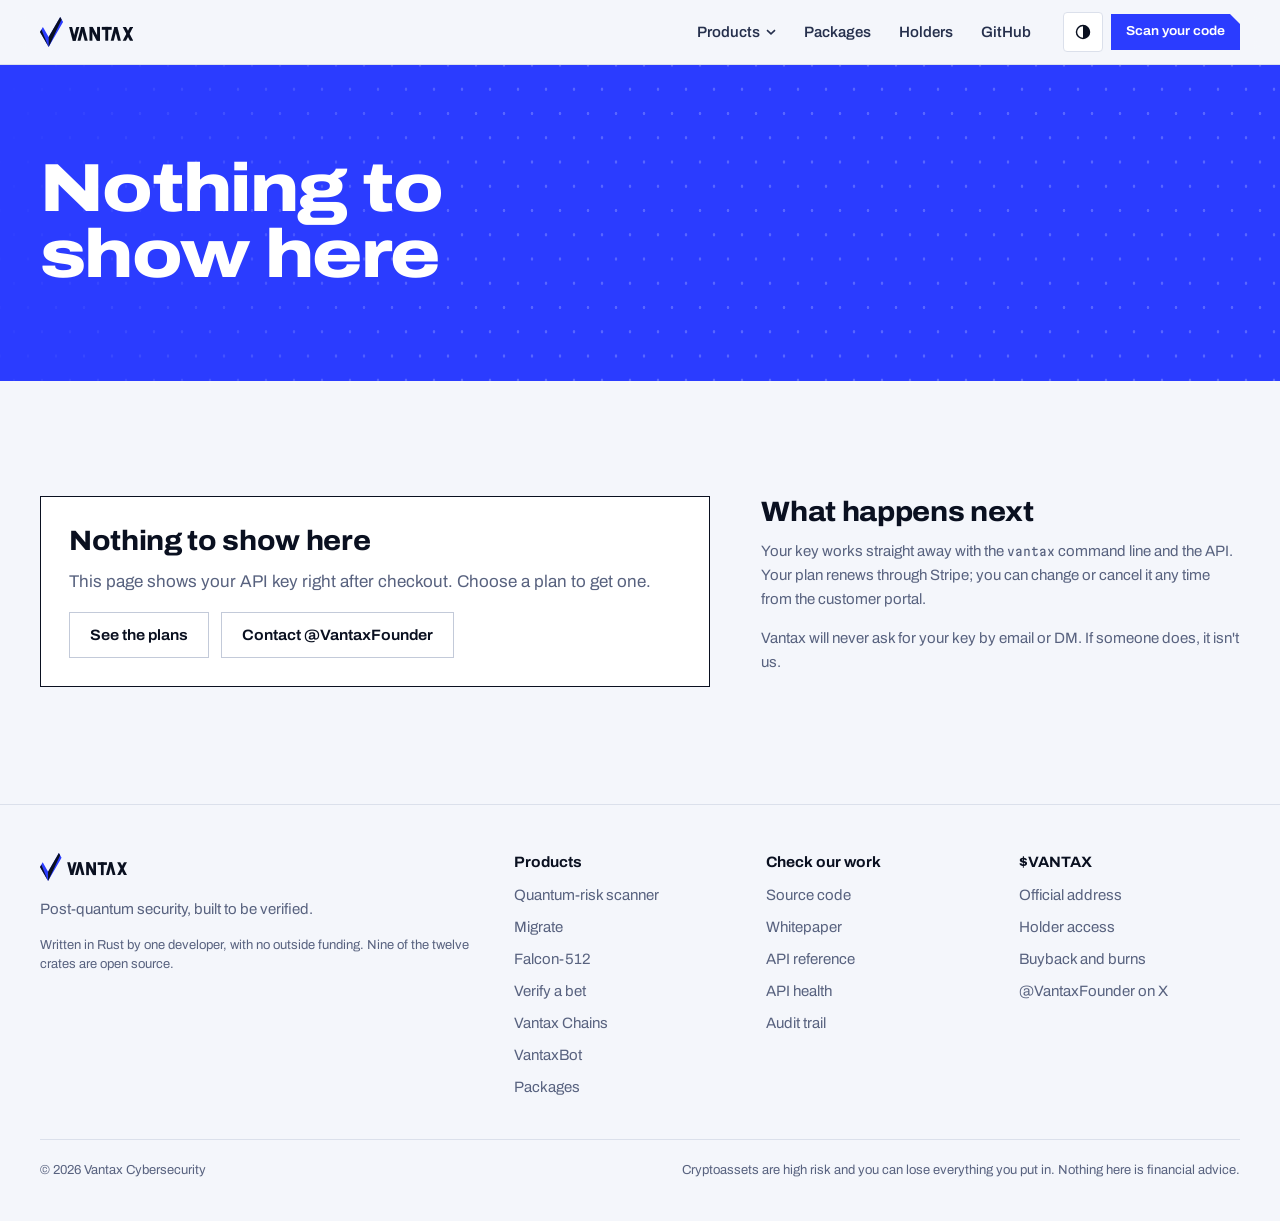
<file: site/welcome.html>
<!DOCTYPE html>
<html lang="en">
<head>
<meta charset="utf-8">
<meta name="viewport" content="width=device-width, initial-scale=1, viewport-fit=cover">
<!-- Base URL of the Vantax API (no trailing slash). Empty means this site's own
     origin, for when the site and the API share a host (nginx proxies /api/). -->
<meta name="vantax-api" content="https://api.vantax-cybersecurity.com">
<!-- Where the VantaxBot store runs (see the bot's deploy guide). -->
<meta name="vantax-store" content="https://store.vantax-cybersecurity.com">
<meta name="theme-color" content="#2b3cff">
<link rel="preload" href="assets/fonts/archivo.woff2" as="font" type="font/woff2" crossorigin>
<link rel="stylesheet" href="assets/vantax.css">
<link rel="icon" href="favicon.ico" sizes="48x48">
<link rel="icon" href="favicon.svg" type="image/svg+xml">
<link rel="apple-touch-icon" href="apple-touch-icon.png">
<link rel="manifest" href="site.webmanifest">
<script>try{var t=localStorage.getItem("vantax-theme");if(t==="light"||t==="dark")document.documentElement.setAttribute("data-theme",t)}catch(e){}</script>
<script src="assets/vantax.js" defer></script>
<title>Your Vantax API key</title>
<meta name="robots" content="noindex">
<meta name="referrer" content="no-referrer">
</head>
<body>
<a class="skip" href="#main">Skip to content</a>
<header class="site-header">
  <div class="shell">
    <a class="brand" href="index.html" aria-label="Vantax home"><svg viewBox="0 0 372.84 120" role="img" aria-label="Vantax" xmlns="http://www.w3.org/2000/svg"><path class="v-main" d="M34.64 120 L92.38 20 L80.83 0 L34.64 80 L11.55 40 L0 60 Z"/><path class="v-facet" d="M34.64 120 L5.77 50 L0 60 Z"/><path class="v-facet" d="M34.64 120 L86.6 10 L80.83 0 L34.64 80 Z"/><g class="wm"><path d="M116.38 39.6 L128.36 39.6 L142.79 94.8 L130.81 94.8 Z"/><path d="M145.24 39.6 L157.22 39.6 L142.79 94.8 L130.81 94.8 Z"/><path d="M149.97 94.8 L161.95 94.8 L176.38 39.6 L164.4 39.6 Z"/><path d="M178.83 94.8 L190.81 94.8 L176.38 39.6 L164.4 39.6 Z"/><path d="M197.99 39.6 L209.58 39.6 L209.58 94.8 L197.99 94.8 Z"/><path d="M228.35 39.6 L239.94 39.6 L239.94 94.8 L228.35 94.8 Z"/><path d="M197.99 39.6 L211.07 39.6 L239.94 94.8 L226.86 94.8 Z"/><path d="M247.12 39.6 L286.86 39.6 L286.86 51.19 L247.12 51.19 Z"/><path d="M261.19 39.6 L272.79 39.6 L272.79 94.8 L261.19 94.8 Z"/><path d="M282.87 94.8 L294.85 94.8 L309.28 39.6 L297.3 39.6 Z"/><path d="M311.73 94.8 L323.71 94.8 L309.28 39.6 L297.3 39.6 Z"/><path d="M330.89 39.6 L343.97 39.6 L372.84 94.8 L359.76 94.8 Z"/><path d="M359.76 39.6 L372.84 39.6 L343.97 94.8 L330.89 94.8 Z"/></g></svg></a>
    <nav class="nav" aria-label="Main">
      <div class="menu-wrap">
        <button type="button" data-menu aria-expanded="false" aria-controls="products-menu">Products <svg viewBox="0 0 10 10" aria-hidden="true"><path d="M1 3.2l4 3.6 4-3.6" fill="none" stroke="currentColor" stroke-width="1.6"/></svg></button>
        <div class="menu" id="products-menu" hidden>
          <a href="index.html#scanner"><b>Quantum-risk scanner</b><span>Find the keys and signatures a quantum computer breaks.</span></a>
          <a href="migrate.html"><b>Migrate</b><span>Add ML-DSA-87 next to Ed25519 or ECDSA, then enforce it.</span></a>
          <a href="falcon.html"><b>Falcon-512</b><span>The post-quantum signature Solana's validator teams picked.</span></a>
          <a href="verify.html"><b>Verify a bet</b><span>Check a casino's provably fair receipt in your browser.</span></a>
          <a href="launch.html"><b>Vantax Chains</b><span>Your own post-quantum blockchain, on your own servers.</span></a>
          <a href="bot.html"><b>VantaxBot</b><span>Signal trading that waits for the anti-rug scanner.</span></a>
        </div>
      </div>
      <a href="packages.html">Packages</a>
      <a href="holders.html">Holders</a>
      <a href="https://github.com/Vanta-Cybersecurity/Vantax">GitHub</a>
    </nav>
    <div class="header-tools">
      <button class="icon-btn" type="button" data-theme-toggle aria-label="Switch theme"><svg viewBox="0 0 20 20" aria-hidden="true"><circle cx="10" cy="10" r="7.25" fill="none" stroke="currentColor" stroke-width="1.6"/><path d="M10 2.75a7.25 7.25 0 0 1 0 14.5z" fill="currentColor"/></svg></button>
      <a class="btn p sm header-cta" href="index.html#scanner">Scan your code</a>
      <button class="icon-btn menu-btn" type="button" data-sheet aria-expanded="false" aria-controls="sheet" aria-label="Open menu"><svg viewBox="0 0 20 20" aria-hidden="true"><path d="M3 7h14M3 13h14" stroke="currentColor" stroke-width="1.8"/></svg></button>
    </div>
  </div>
</header>
<nav class="sheet" id="sheet" hidden aria-label="Menu">
  <a href="index.html#scanner">Quantum-risk scanner <span>Find what a quantum computer breaks</span></a>
  <a href="migrate.html">Migrate <span>ML-DSA-87 next to your keys</span></a>
  <a href="falcon.html">Falcon-512 <span>Solana's post-quantum signature</span></a>
  <a href="verify.html">Verify a bet <span>Provably fair, checked by you</span></a>
  <a href="launch.html">Vantax Chains <span>Your own post-quantum chain</span></a>
  <a href="bot.html">VantaxBot <span>Signal trading with rug checks</span></a>
  <a href="packages.html">Packages <span>Pay in any currency</span></a>
  <a href="holders.html">Holder access <span>For $VANTAX holders</span></a>
  <a href="https://github.com/Vanta-Cybersecurity/Vantax">GitHub <span>Read the code</span></a>
  <a class="btn p" href="index.html#scanner">Scan your code</a>
</nav>

<main id="main">
  <section class="field page-head" aria-labelledby="title">
    <div class="shell">
      <h1 id="title">Confirming your payment…</h1>
      <p class="lede" id="lede">Stripe is telling us about your subscription. This usually takes a few seconds.</p>
    </div>
  </section>

  <section class="section">
    <div class="shell split wide-left">
      <div>
        <div class="instrument" id="done" hidden>
          <div class="instrument-head"><b>Your API key</b><span id="plan"></span></div>
          <div class="flow-body stack">
            <div class="copyline"><code id="key"></code><button id="copy" type="button">Copy</button></div>
            <p class="notice warn"><b>This is the only time the key is shown.</b> Store it in a password manager or secret store now. We keep only a hash of it, so nobody can show it to you again.</p>
            <h3>Scan your code</h3>
            <pre class="code" id="cli">export VANTAX_API_KEY=vtx_…
vantax scan . --fail-on high</pre>
            <p class="mute small">In CI, add the key as a secret named <code>VANTAX_API_KEY</code>. The README has a ready-made GitHub Actions workflow with SARIF upload. Lost or leaked the key? Rotate it with <code>POST /api/v1/account/key/rotate</code>: the old one stops at once.</p>
            <div class="cluster">
              <a class="btn" href="https://github.com/Vanta-Cybersecurity/Vantax#scanner-in-ci">Scanner in CI</a>
              <a class="btn" id="portal" href="#" hidden>Manage subscription</a>
            </div>
          </div>
        </div>
        <div class="panel strong" id="problem" hidden>
          <h3 id="problem-title"></h3>
          <p class="mute" id="problem-text"></p>
          <div class="cluster">
            <a class="btn" href="packages.html#api">See the plans</a>
            <a class="btn" href="https://x.com/VantaxFounder">Contact @VantaxFounder</a>
          </div>
        </div>
      </div>
      <div class="prose small">
        <h3 style="margin-bottom:10px">What happens next</h3>
        <p>Your key works straight away with the <code>vantax</code> command line and the API. Your plan renews through Stripe; you can change or cancel it any time from the customer portal.</p>
        <p>Vantax will never ask for your key by email or DM. If someone does, it isn't us.</p>
      </div>
    </div>
  </section>
</main>

<footer class="site-footer">
  <div class="shell">
    <div class="foot-grid">
      <div class="foot-brand">
        <a href="index.html" aria-label="Vantax home"><svg viewBox="0 0 372.84 120" role="img" aria-label="Vantax" xmlns="http://www.w3.org/2000/svg"><path class="v-main" d="M34.64 120 L92.38 20 L80.83 0 L34.64 80 L11.55 40 L0 60 Z"/><path class="v-facet" d="M34.64 120 L5.77 50 L0 60 Z"/><path class="v-facet" d="M34.64 120 L86.6 10 L80.83 0 L34.64 80 Z"/><g class="wm"><path d="M116.38 39.6 L128.36 39.6 L142.79 94.8 L130.81 94.8 Z"/><path d="M145.24 39.6 L157.22 39.6 L142.79 94.8 L130.81 94.8 Z"/><path d="M149.97 94.8 L161.95 94.8 L176.38 39.6 L164.4 39.6 Z"/><path d="M178.83 94.8 L190.81 94.8 L176.38 39.6 L164.4 39.6 Z"/><path d="M197.99 39.6 L209.58 39.6 L209.58 94.8 L197.99 94.8 Z"/><path d="M228.35 39.6 L239.94 39.6 L239.94 94.8 L228.35 94.8 Z"/><path d="M197.99 39.6 L211.07 39.6 L239.94 94.8 L226.86 94.8 Z"/><path d="M247.12 39.6 L286.86 39.6 L286.86 51.19 L247.12 51.19 Z"/><path d="M261.19 39.6 L272.79 39.6 L272.79 94.8 L261.19 94.8 Z"/><path d="M282.87 94.8 L294.85 94.8 L309.28 39.6 L297.3 39.6 Z"/><path d="M311.73 94.8 L323.71 94.8 L309.28 39.6 L297.3 39.6 Z"/><path d="M330.89 39.6 L343.97 39.6 L372.84 94.8 L359.76 94.8 Z"/><path d="M359.76 39.6 L372.84 39.6 L343.97 94.8 L330.89 94.8 Z"/></g></svg></a>
        <p>Post-quantum security, built to be verified.</p>
        <p class="tiny">Written in Rust by one developer, with no outside funding. Nine of the twelve crates are open source.</p>
      </div>
      <div>
        <h4>Products</h4>
        <ul>
          <li><a href="index.html#scanner">Quantum-risk scanner</a></li>
          <li><a href="migrate.html">Migrate</a></li>
          <li><a href="falcon.html">Falcon-512</a></li>
          <li><a href="verify.html">Verify a bet</a></li>
          <li><a href="launch.html">Vantax Chains</a></li>
          <li><a href="bot.html">VantaxBot</a></li>
          <li><a href="packages.html">Packages</a></li>
        </ul>
      </div>
      <div>
        <h4>Check our work</h4>
        <ul>
          <li><a href="https://github.com/Vanta-Cybersecurity/Vantax">Source code</a></li>
          <li><a href="https://github.com/Vanta-Cybersecurity/Vantax/blob/main/docs/WHITEPAPER.md">Whitepaper</a></li>
          <li><a href="https://github.com/Vanta-Cybersecurity/Vantax/blob/main/docs/API.md">API reference</a></li>
          <li><a href="https://api.vantax-cybersecurity.com/health">API health</a></li>
          <li><a href="https://api.vantax-cybersecurity.com/api/v1/gateway/audit">Audit trail</a></li>
        </ul>
      </div>
      <div>
        <h4>$VANTAX</h4>
        <ul>
          <li><a href="index.html#token">Official address</a></li>
          <li><a href="holders.html">Holder access</a></li>
          <li><a href="burns.html">Buyback and burns</a></li>
          <li><a href="https://x.com/VantaxFounder">@VantaxFounder on X</a></li>
        </ul>
      </div>
    </div>
    <div class="foot-legal">
      <span>© 2026 Vantax Cybersecurity</span>
      <span>Cryptoassets are high risk and you can lose everything you put in. Nothing here is financial advice.</span>
    </div>
  </div>
</footer>

<script>
(function(){
  var base=(document.querySelector('meta[name="vantax-api"]')||{}).content||"";
  var $=function(id){return document.getElementById(id)};
  var session=new URLSearchParams(location.search).get("session_id")||"";

  function problem(title,text){
    $("title").textContent=title;$("lede").textContent="";
    $("problem-title").textContent=title;$("problem-text").textContent=text;
    $("problem").hidden=false;
  }
  function forget(){
    // Drop the session id from the address bar and history once it is used.
    try{history.replaceState(null,"",location.pathname)}catch(e){}
  }
  function show(d){
    forget();
    $("title").textContent="You're in.";
    $("lede").textContent="Your subscription is active"+(d.email?" for "+d.email:"")+". Here is your key.";
    $("key").textContent=d.api_key;
    $("plan").textContent=d.plan?d.plan.charAt(0).toUpperCase()+d.plan.slice(1)+" plan":"";
    $("cli").textContent="export VANTAX_API_KEY="+d.api_key+"\nvantax scan . --fail-on high";
    if(d.portal_url&&/^https:\/\//.test(d.portal_url)){$("portal").href=d.portal_url;$("portal").hidden=false}
    $("done").hidden=false;
  }
  $("copy").addEventListener("click",function(){
    var k=$("key").textContent,b=$("copy");
    var done=function(){b.textContent="Copied";setTimeout(function(){b.textContent="Copy"},2000)};
    if(navigator.clipboard&&navigator.clipboard.writeText){navigator.clipboard.writeText(k).then(done,function(){})}
    else{var r=document.createRange();r.selectNodeContents($("key"));var s=getSelection();s.removeAllRanges();s.addRange(r);try{document.execCommand("copy");done()}catch(e){}}
  });

  if(!/^cs_[A-Za-z0-9_]{7,253}$/.test(session)){
    problem("Nothing to show here","This page shows your API key right after checkout. Choose a plan to get one.");
    return;
  }
  var attempts=0,ref=session.slice(-8);
  function claim(){
    attempts++;
    fetch(base+"/api/v1/billing/claim",{method:"POST",headers:{"Content-Type":"application/json","Accept":"application/json"},body:JSON.stringify({session_id:session})})
    .then(function(r){return r.json().catch(function(){return {}}).then(function(d){return {s:r.status,d:d}})})
    .then(function(x){
      if(x.s===201){show(x.d);return}
      if(x.s===202&&attempts<30){setTimeout(claim,Math.max(1,x.d.retry_after_seconds||2)*1000);return}
      // Keep the session id for "refresh and retry" cases; drop it when it is spent.
      if(x.s===409||x.s===402||x.s===400)forget();
      if(x.s===202)problem("Still confirming","Stripe has not confirmed this payment yet. Refresh this page in a minute. If it keeps happening, contact us with reference "+ref+".");
      else if(x.s===409)problem("Key already shown","The key for this purchase was shown once already (key id "+(x.d.key_id||"?")+"). If you lost it, contact us with that key id and we will replace it.");
      else if(x.s===402)problem("Subscription not active","Stripe reports this subscription as "+(x.d.subscription_status||"inactive")+". Check your payment method in the customer portal or choose a plan again.");
      else if(x.s===429)problem("Too many attempts","Wait a few seconds and refresh this page.");
      else problem("Something went wrong","We could not fetch your key ("+x.s+"). Your payment is safe. Contact us with reference "+ref+".");
    })
    .catch(function(){
      if(attempts<30){setTimeout(claim,3000);return}
      problem("Cannot reach Vantax","Check your connection and refresh this page. Your payment is safe; reference "+ref+".");
    });
  }
  claim();
})();
</script>
</body>
</html>
</file>
<file: site/assets/vantax.css>
/* Vantax design system.
   One stylesheet for every page on vantax-cybersecurity.com.

   Identity: the lattice. ML-DSA and Falcon are lattice schemes, and the Vantax
   mark is a V drawn on a triangular lattice, so the only ornament here is that
   lattice and its 60° cut. Ultramarine is a field colour, not a sprinkle.
   Archivo carries everything human (wide cuts for headlines), Martian Mono
   carries everything a machine produced: keys, hashes, signatures, code. */

@font-face{font-family:"Archivo";src:url("fonts/archivo.woff2") format("woff2");font-weight:100 900;font-stretch:62% 125%;font-display:swap}
@font-face{font-family:"Martian Mono";src:url("fonts/martian-mono.woff2") format("woff2");font-weight:100 800;font-stretch:75% 112.5%;font-display:swap}

/* ── Tokens ─────────────────────────────────────────────────────────────── */
:root{
  --paper:#f4f6fb;--card:#ffffff;--sunk:#eceff7;
  --ink:#0a1020;--ink-2:#26304d;--mute:#58627f;--faint:#8790ab;
  --line:#dbe0eb;--line-2:#c3cad9;
  --blue:#2b3cff;--blue-press:#1d2ad6;--blue-soft:#e8eaff;--blue-ink:#1f2bc4;
  --field:#2b3cff;--on-field:#ffffff;--on-field-2:#c9ceff;--field-line:rgba(255,255,255,.22);
  --risk:#cf1f58;--risk-soft:#fde8ef;--safe:#06857d;--safe-soft:#e0f4f2;--amber:#a86400;--amber-soft:#fff0d6;
  --band:#0a1020;--on-band:#e7ebf7;--on-band-2:#97a1bf;--band-line:#1d2643;
  --shadow:0 1px 0 rgba(10,16,32,.04),0 12px 32px -18px rgba(10,16,32,.28);
  --sans:"Archivo",ui-sans-serif,system-ui,-apple-system,"Segoe UI",sans-serif;
  --mono:"Martian Mono",ui-monospace,"SF Mono",Menlo,Consolas,monospace;
  --t-xs:13px;--t-sm:15px;--t-md:17px;--t-lg:20px;
  --t-xl:clamp(23px,2.6vw,28px);--t-2xl:clamp(30px,4.4vw,46px);--t-3xl:clamp(40px,6.6vw,80px);
  --gutter:16px;--shell:1200px;--cut:10px;--radius:4px;
  --header-h:64px;
  color-scheme:light;
}
@media (min-width:640px){:root{--gutter:24px}}
@media (min-width:1024px){:root{--gutter:40px}}
@media (prefers-color-scheme:dark){:root:not([data-theme="light"]){
  --paper:#070b17;--card:#0e1427;--sunk:#0a1020;
  --ink:#e7ebf7;--ink-2:#c3cae0;--mute:#97a1bf;--faint:#6b7593;
  --line:#1d2643;--line-2:#2a3557;
  --blue:#5161ff;--blue-press:#6a78ff;--blue-soft:#141b45;--blue-ink:#aab3ff;
  --field:#1f2bd0;--on-field-2:#c3c9ff;
  --risk:#ff5c8b;--risk-soft:#3a1324;--safe:#3cd3c4;--safe-soft:#0c2d2d;--amber:#f2a93b;--amber-soft:#33240c;
  --band:#0e1427;--band-line:#232d4d;
  --shadow:0 1px 0 rgba(0,0,0,.3),0 14px 34px -18px rgba(0,0,0,.7);
  color-scheme:dark;
}}
:root[data-theme="dark"]{
  --paper:#070b17;--card:#0e1427;--sunk:#0a1020;
  --ink:#e7ebf7;--ink-2:#c3cae0;--mute:#97a1bf;--faint:#6b7593;
  --line:#1d2643;--line-2:#2a3557;
  --blue:#5161ff;--blue-press:#6a78ff;--blue-soft:#141b45;--blue-ink:#aab3ff;
  --field:#1f2bd0;--on-field-2:#c3c9ff;
  --risk:#ff5c8b;--risk-soft:#3a1324;--safe:#3cd3c4;--safe-soft:#0c2d2d;--amber:#f2a93b;--amber-soft:#33240c;
  --band:#0e1427;--band-line:#232d4d;
  --shadow:0 1px 0 rgba(0,0,0,.3),0 14px 34px -18px rgba(0,0,0,.7);
  color-scheme:dark;
}

/* ── Base ───────────────────────────────────────────────────────────────── */
*,*::before,*::after{box-sizing:border-box}
html{-webkit-text-size-adjust:100%;text-size-adjust:100%;scroll-behavior:smooth;scroll-padding-top:calc(var(--header-h) + 16px)}
body{margin:0;background:var(--paper);color:var(--ink);font-family:var(--sans);font-size:var(--t-md);line-height:1.6;font-stretch:100%;
  -webkit-font-smoothing:antialiased;-moz-osx-font-smoothing:grayscale;text-rendering:optimizeLegibility;overflow-x:hidden}
img,svg{display:block;max-width:100%}
a{color:inherit;text-decoration-thickness:1px;text-underline-offset:.2em}
a:hover{text-decoration-thickness:2px}
p{margin:0 0 1em}
:focus-visible{outline:2.5px solid var(--blue);outline-offset:3px}
[hidden]{display:none!important}
::selection{background:var(--blue);color:#fff}
.sr-only{position:absolute!important;width:1px;height:1px;padding:0;margin:-1px;overflow:hidden;clip:rect(0,0,0,0);white-space:nowrap;border:0}
.skip{position:absolute;left:var(--gutter);top:-60px;z-index:100;background:var(--ink);color:var(--paper);padding:10px 14px;font-weight:600}
.skip:focus{top:12px}

h1,h2,h3,h4{margin:0;font-weight:760;text-wrap:balance}
h1{font-size:var(--t-3xl);font-stretch:118%;font-weight:820;line-height:.98;letter-spacing:-.024em}
h2{font-size:var(--t-2xl);font-stretch:112%;line-height:1.04;letter-spacing:-.022em}
h3{font-size:var(--t-xl);font-stretch:106%;line-height:1.16;letter-spacing:-.012em}
h4{font-size:var(--t-lg);font-stretch:104%;line-height:1.25}
code,kbd,samp,pre,.mono{font-family:var(--mono);font-stretch:87.5%;font-size:.8em;font-weight:400}
.lede{font-size:clamp(18px,2.1vw,21px);line-height:1.5;color:var(--mute);max-width:60ch}
.mute{color:var(--mute)}
.nowrap{white-space:nowrap}
.small{font-size:var(--t-sm)}
.tiny{font-size:var(--t-xs);line-height:1.5}
.measure{max-width:66ch}
.num{font-variant-numeric:tabular-nums}

/* ── Layout ─────────────────────────────────────────────────────────────── */
.shell{width:min(var(--shell),100% - 2*var(--gutter));margin-inline:auto}
.section{padding-block:clamp(64px,9vw,120px)}
.section.tight{padding-block:clamp(48px,6vw,80px)}
.section:not(.band) + .section:not(.band){padding-top:0}
.section-head{display:grid;gap:14px;align-content:start;margin-bottom:clamp(28px,4vw,48px);max-width:760px}
@media (min-width:960px){.split>.section-head{position:sticky;top:calc(var(--header-h) + 28px);align-self:start}}
.section-head p{margin:0;color:var(--mute);font-size:var(--t-lg);line-height:1.5;max-width:62ch}
.split{display:grid;gap:clamp(28px,4vw,64px)}
.split>*{min-width:0}
@media (min-width:960px){.split{grid-template-columns:minmax(0,5fr) minmax(0,7fr)}.split.even{grid-template-columns:1fr 1fr}.split.wide-left{grid-template-columns:minmax(0,7fr) minmax(0,5fr)}}
.stack>*+*{margin-top:var(--stack,16px)}
.cluster{display:flex;flex-wrap:wrap;gap:var(--gap,12px);align-items:center}

/* ── Header ─────────────────────────────────────────────────────────────── */
.site-header{position:sticky;top:0;z-index:50;background:color-mix(in srgb,var(--paper) 88%,transparent);backdrop-filter:saturate(1.4) blur(12px);-webkit-backdrop-filter:saturate(1.4) blur(12px);border-bottom:1px solid var(--line)}
.site-header .shell{display:flex;align-items:center;gap:20px;height:var(--header-h)}
.brand{display:inline-flex;align-items:center;color:var(--ink);text-decoration:none;flex:none;margin-right:auto}
.brand svg{height:30px;width:auto}
.brand .v-main{fill:var(--blue)}.brand .v-facet{fill:var(--ink)}.brand .wm{fill:var(--ink)}
.nav{display:none;align-items:center;gap:4px}
.nav a,.nav button{font:inherit;font-size:var(--t-sm);font-weight:560;color:var(--ink-2);text-decoration:none;padding:8px 12px;border-radius:var(--radius);background:none;border:0;cursor:pointer;display:inline-flex;align-items:center;gap:6px;white-space:nowrap}
.nav a:hover,.nav button:hover,.nav [aria-current="page"]{color:var(--ink);background:var(--sunk)}
.nav [aria-current="page"]{box-shadow:inset 0 -2px 0 var(--blue)}
.nav button svg{width:10px;height:10px;transition:transform .15s}
.nav button[aria-expanded="true"] svg{transform:rotate(180deg)}
.header-tools{display:flex;align-items:center;gap:8px}
.icon-btn{width:40px;height:40px;display:inline-grid;place-items:center;border:1px solid var(--line);background:var(--card);color:var(--ink);border-radius:var(--radius);cursor:pointer;padding:0}
.icon-btn:hover{border-color:var(--line-2)}
.icon-btn svg{width:18px;height:18px}
.btn.header-cta{display:none}
@media (min-width:640px){.btn.header-cta{display:inline-flex}}
@media (min-width:1060px){.nav{display:flex}.menu-btn{display:none!important}}

/* Products menu (desktop) */
.menu-wrap{position:relative}
.menu{position:absolute;top:calc(100% + 10px);left:-12px;width:min(640px,calc(100vw - 2*var(--gutter)));background:var(--card);border:1px solid var(--line);box-shadow:var(--shadow);padding:10px;display:grid;grid-template-columns:1fr 1fr;gap:2px;clip-path:polygon(0 0,calc(100% - var(--cut)) 0,100% var(--cut),100% 100%,0 100%)}
.menu a{display:grid;gap:2px;padding:12px 14px;white-space:normal;border-radius:0}
.menu a b{font-weight:680;font-stretch:104%;color:var(--ink)}
.menu a span{font-size:var(--t-xs);color:var(--mute);line-height:1.45;font-weight:400}
.menu a:hover{background:var(--sunk)}

/* Mobile sheet */
.sheet{position:fixed;inset:var(--header-h) 0 0 0;z-index:49;background:var(--paper);overflow-y:auto;padding:12px var(--gutter) 40px;border-top:1px solid var(--line)}
.sheet a{display:flex;justify-content:space-between;align-items:baseline;gap:16px;padding:16px 0;border-bottom:1px solid var(--line);text-decoration:none;font-size:var(--t-lg);font-weight:640;font-stretch:106%}
.sheet a span{font-size:var(--t-xs);font-weight:400;color:var(--mute);font-stretch:100%;text-align:right}
.sheet .btn{margin-top:24px;width:100%;justify-content:center}
body.sheet-open{overflow:hidden}

/* ── Buttons ────────────────────────────────────────────────────────────── */
.btn{--bc:var(--line-2);font:inherit;font-size:var(--t-sm);font-weight:640;font-stretch:106%;line-height:1.2;display:inline-flex;align-items:center;justify-content:center;gap:10px;
  padding:13px 20px;min-height:46px;border:1.5px solid var(--bc);background:transparent;color:var(--ink);text-decoration:none;cursor:pointer;border-radius:0;
  transition:background-color .15s,border-color .15s,color .15s}
.btn:hover{--bc:var(--ink)}
.btn.p{--bc:var(--blue);background:var(--blue);color:#fff;clip-path:polygon(0 0,calc(100% - var(--cut)) 0,100% var(--cut),100% 100%,0 100%)}
.btn.p:hover{background:var(--blue-press);--bc:var(--blue-press)}
.btn.ink{--bc:var(--ink);background:var(--ink);color:var(--paper)}
.btn.sm{min-height:36px;padding:8px 14px;font-size:var(--t-xs)}
.btn.wide{width:100%}
.btn:focus-visible{clip-path:none}
.btn[aria-disabled="true"],.btn:disabled{opacity:.48;pointer-events:none;cursor:default}
.btn svg{width:16px;height:16px;flex:none}
.link{color:var(--blue-ink);font-weight:600;text-decoration:underline;text-decoration-color:color-mix(in srgb,currentColor 40%,transparent)}
.link:hover{text-decoration-color:currentColor}

/* ── The field: ultramarine with the lattice ───────────────────────────── */
.field{position:relative;isolation:isolate;background:var(--field);color:var(--on-field);overflow:hidden}
.field::before{content:"";position:absolute;inset:0;z-index:-1;pointer-events:none;
  background-image:radial-gradient(circle at center,var(--field-line) 1.1px,transparent 1.6px),radial-gradient(circle at center,var(--field-line) 1.1px,transparent 1.6px);
  background-size:28px 48.5px;background-position:0 0,14px 24.25px;
  -webkit-mask-image:linear-gradient(100deg,transparent 0%,#000 38%,#000 100%);mask-image:linear-gradient(100deg,transparent 0%,#000 38%,#000 100%)}
.field .lede,.field .mute{color:var(--on-field-2)}
.field a:not(.btn){color:#fff}
.field :focus-visible{outline-color:#fff}
.field .btn{--bc:rgba(255,255,255,.55);color:#fff}
.field .btn:hover{--bc:#fff;background:rgba(255,255,255,.08)}
.field .btn.p{--bc:#fff;background:#fff;color:var(--blue-ink)}
:root[data-theme="dark"] .field .btn.p{color:#1f2bc4}
@media (prefers-color-scheme:dark){:root:not([data-theme="light"]) .field .btn.p{color:#1f2bc4}}
.field .btn.p:hover{background:#eef0ff}
.lattice-v{position:absolute;z-index:-1;right:-6%;bottom:-18%;width:min(760px,70vw);opacity:.16;pointer-events:none}
.lattice-v path{fill:none;stroke:#fff;stroke-width:.6;vector-effect:non-scaling-stroke}

/* ── Hero ───────────────────────────────────────────────────────────────── */
.hero{padding-block:clamp(48px,8vw,112px) clamp(56px,8vw,104px)}
.hero-grid{display:grid;gap:clamp(36px,5vw,64px);align-items:center}
@media (min-width:1080px){.hero-grid{grid-template-columns:minmax(0,1.32fr) minmax(380px,.68fr)}}
.hero h1{max-width:15ch;font-size:clamp(40px,4.9vw,68px)}
.hero .lede{margin:24px 0 32px;max-width:52ch}
.hero-note{margin:22px 0 0;font-size:var(--t-sm);color:var(--on-field-2)}

/* Signature instrument (hero) */
.sigcard{background:var(--card);color:var(--ink);border:1px solid rgba(255,255,255,.4);box-shadow:0 30px 60px -30px rgba(5,8,40,.6);
  clip-path:polygon(0 0,calc(100% - 22px) 0,100% 22px,100% 100%,0 100%);padding:22px 22px 18px;display:grid;gap:14px;min-width:0}
.sigcard h2{font-size:var(--t-lg);font-stretch:104%;line-height:1.25;letter-spacing:-.005em;padding-right:24px}
.sigcard label{font-size:var(--t-xs);font-weight:600;color:var(--mute)}
.sig-msg{width:100%;font:500 var(--t-md)/1.4 var(--sans);color:var(--ink);background:var(--sunk);border:1.5px solid var(--line);padding:11px 12px;border-radius:0}
.sig-msg:focus{outline:none;border-color:var(--blue)}
.sig-algos{display:flex;gap:0;border:1.5px solid var(--line);width:max-content;max-width:100%}
.sig-algos button{font:inherit;font-size:var(--t-xs);font-weight:640;padding:7px 12px;border:0;background:transparent;color:var(--mute);cursor:pointer}
.sig-algos button[aria-pressed="true"]{background:var(--ink);color:var(--paper)}
.sig-meta{display:flex;justify-content:space-between;gap:12px;font-size:var(--t-xs);color:var(--mute)}
.sig-meta b{color:var(--ink);font-weight:640}
.sig-hex{margin:0;height:9.6em;overflow:hidden;font:400 11.5px/1.6 var(--mono);font-stretch:75%;letter-spacing:.02em;color:var(--ink-2);word-break:break-all;white-space:pre-wrap;
  -webkit-mask-image:linear-gradient(#000 55%,transparent);mask-image:linear-gradient(#000 55%,transparent);user-select:all}
.sig-hex.stale{color:var(--faint)}
.sig-state{display:flex;align-items:flex-start;gap:10px;margin:0;padding:12px 14px;font-size:var(--t-sm);font-weight:600;line-height:1.4;background:var(--sunk);border-left:3px solid var(--line-2)}
.sig-state svg{width:18px;height:18px;flex:none;margin-top:1px}
.sig-state.ok{background:var(--safe-soft);border-color:var(--safe);color:var(--safe)}
.sig-state.bad{background:var(--risk-soft);border-color:var(--risk);color:var(--risk)}
.sig-state span{color:var(--ink);font-weight:400;display:block;font-size:var(--t-xs);margin-top:2px}
.sig-foot{display:flex;flex-wrap:wrap;justify-content:space-between;align-items:center;gap:10px;font-size:var(--t-xs);color:var(--mute)}
.sig-foot code{font-size:11.5px;color:var(--ink-2)}

/* ── Live status strip ─────────────────────────────────────────────────── */
.strip{border-bottom:1px solid var(--line);background:var(--card)}
.strip dl{margin:0;display:grid;grid-template-columns:repeat(2,minmax(0,1fr));gap:0}
@media (min-width:860px){.strip dl{grid-template-columns:repeat(5,minmax(0,1fr))}}
.strip dl>div{padding:16px 18px 16px 0;border-right:1px solid var(--line);min-width:0}
.strip dl>div:last-child{border-right:0}
@media (max-width:859px){.strip dl>div{padding:14px 12px 14px 0;border-right:0;border-bottom:1px solid var(--line)}.strip dl>div:nth-child(odd){padding-right:16px}}
.strip dl>div+div{padding-left:18px}
@media (max-width:859px){.strip dl>div+div{padding-left:0}.strip dl>div:nth-child(even){padding-left:16px;border-left:1px solid var(--line)}}
.strip dt{font-size:var(--t-xs);color:var(--mute);margin-bottom:2px}
.strip dd{margin:0;font:500 14px/1.4 var(--mono);font-stretch:87.5%;white-space:nowrap;overflow:hidden;text-overflow:ellipsis}
.dot{display:inline-block;width:8px;height:8px;border-radius:50%;background:var(--faint);margin-right:8px;vertical-align:1px}
.dot.ok{background:var(--safe);box-shadow:0 0 0 3px var(--safe-soft)}
.dot.bad{background:var(--risk);box-shadow:0 0 0 3px var(--risk-soft)}

/* ── Prose blocks ──────────────────────────────────────────────────────── */
.prose{max-width:66ch}
.prose p{color:var(--mute)}
.prose p strong{color:var(--ink);font-weight:640}
.kicker{font-size:var(--t-lg);color:var(--ink-2);line-height:1.5}

/* Two-scheme diagram (why Solana) */
.hybrid{background:var(--card);border:1px solid var(--line);padding:clamp(18px,3vw,28px);display:grid;gap:16px}
.hybrid-row{display:grid;grid-template-columns:8.2em 1fr;gap:6px 16px;align-items:center;padding:14px 0;border-bottom:1px solid var(--line)}
.hybrid-row:last-child{border-bottom:0}
.tag{display:inline-flex;align-items:center;gap:6px;font-size:var(--t-xs);font-weight:640;padding:4px 9px;border:1px solid var(--line-2);color:var(--ink-2);white-space:nowrap;background:var(--card)}
.tag.risk{color:var(--risk);border-color:color-mix(in srgb,var(--risk) 45%,transparent);background:var(--risk-soft)}
.tag.safe{color:var(--safe);border-color:color-mix(in srgb,var(--safe) 45%,transparent);background:var(--safe-soft)}
.tag.blue{color:var(--blue-ink);border-color:color-mix(in srgb,var(--blue) 40%,transparent);background:var(--blue-soft)}
.hybrid-row b{font-weight:660;font-stretch:104%}
.hybrid-row p{grid-column:2;margin:0;font-size:var(--t-sm);color:var(--mute)}

/* ── Scanner instrument ────────────────────────────────────────────────── */
.instrument{background:var(--card);border:1.5px solid var(--ink);box-shadow:var(--shadow)}
.instrument-head{display:flex;flex-wrap:wrap;justify-content:space-between;align-items:center;gap:8px 16px;padding:12px 16px;border-bottom:1.5px solid var(--ink);background:var(--sunk)}
.instrument-head b{font-weight:680;font-stretch:106%}
.instrument-head span{font-size:var(--t-xs);color:var(--mute)}
.instrument-cols{display:grid}
@media (min-width:860px){.instrument-cols{grid-template-columns:minmax(0,1fr) minmax(0,1fr)}}
.instrument-cols>*{min-width:0}
.editor{position:relative;border-bottom:1px solid var(--line)}
@media (min-width:860px){.editor{border-bottom:0;border-right:1px solid var(--line)}}
.editor{display:flex;flex-direction:column}
.editor textarea{display:block;flex:1;width:100%;min-height:340px;margin:0;border:0;resize:none;padding:18px 18px 18px 52px;background:transparent;color:var(--ink);
  font:400 13px/1.75 var(--mono);font-stretch:87.5%;tab-size:2;white-space:pre;overflow:auto}
.editor textarea:focus{outline:none;box-shadow:inset 0 0 0 2px var(--blue)}
.gutter{position:absolute;left:0;top:0;bottom:0;width:38px;padding-top:18px;text-align:right;font:400 13px/1.75 var(--mono);font-stretch:87.5%;color:var(--faint);user-select:none;pointer-events:none;overflow:hidden;border-right:1px solid var(--line)}
.gutter i{display:block;font-style:normal;padding-right:8px}
.gutter i.hit{color:var(--risk);font-weight:600;background:var(--risk-soft)}
.results{padding:18px;min-height:340px}
.verdict{font-size:var(--t-xl);font-stretch:108%;font-weight:780;line-height:1.15;margin:0 0 14px;letter-spacing:-.012em}
.verdict.bad{color:var(--risk)}.verdict.ok{color:var(--safe)}
.finding{display:grid;gap:3px;padding:10px 12px;margin:0 0 8px;border-left:3px solid var(--risk);background:var(--risk-soft)}
.finding code{font-size:12.5px;color:var(--ink);overflow-wrap:anywhere}
.finding small{font-size:var(--t-xs);color:var(--ink-2);line-height:1.45}
.finding small.fix{color:var(--safe);font-weight:600}
.plan-box{margin-top:18px;padding-top:16px;border-top:1px solid var(--line)}
.plan-box h3{font-size:var(--t-lg);margin-bottom:10px}
.plan-box ol{margin:0 0 16px;padding:0;list-style:none;counter-reset:s;display:grid;gap:10px}
.plan-box li{counter-increment:s;display:grid;grid-template-columns:28px 1fr;gap:2px 10px;font-size:var(--t-sm)}
.plan-box li::before{content:counter(s);grid-row:span 2;width:24px;height:24px;display:grid;place-items:center;font:600 12px var(--mono);background:var(--ink);color:var(--paper)}
.plan-box li b{font-weight:640}
.plan-box li span{color:var(--mute);font-size:var(--t-xs);line-height:1.5}

/* ── Product index ─────────────────────────────────────────────────────── */
.products{border-top:1.5px solid var(--ink)}
.product{display:grid;gap:10px 32px;padding:28px 0;border-bottom:1px solid var(--line);text-decoration:none;color:inherit;position:relative}
@media (min-width:860px){.product{grid-template-columns:minmax(0,4fr) minmax(0,6fr) minmax(0,2fr);align-items:start}}
.product h3{display:flex;align-items:center;gap:12px}
.product h3 .glyph{width:34px;height:34px;flex:none;display:grid;place-items:center;background:var(--blue-soft);color:var(--blue-ink)}
.product h3 .glyph svg{width:18px;height:18px}
.product p{margin:0;color:var(--mute)}
.product .meta{font-size:var(--t-sm);color:var(--ink-2);display:grid;gap:4px}
@media (min-width:860px){.product .meta{text-align:right}}
.product .meta b{font-weight:680}
.product:hover h3{color:var(--blue-ink)}
.product:hover{background:linear-gradient(90deg,transparent,var(--sunk) 30%,var(--sunk) 70%,transparent)}
.product .new{font-size:var(--t-xs);font-weight:640;color:var(--blue-ink);border:1px solid color-mix(in srgb,var(--blue) 40%,transparent);padding:2px 7px;margin-left:4px}

/* ── Rules ─────────────────────────────────────────────────────────────── */
.rules{list-style:none;margin:0;padding:0;display:grid;gap:0;border-top:1px solid var(--line)}
@media (min-width:860px){.rules{grid-template-columns:1fr 1fr}.rules li:nth-child(odd){padding-right:32px;border-right:1px solid var(--line)}.rules li:nth-child(even){padding-left:32px}}
.rules li{padding:22px 0;border-bottom:1px solid var(--line);display:grid;gap:6px}
.rules.single{grid-template-columns:1fr!important}.rules.single li{padding-left:0!important;padding-right:0!important;border-right:0!important}
.rules b{font-size:var(--t-lg);font-stretch:106%;font-weight:700;line-height:1.3}
.rules span{color:var(--mute);font-size:var(--t-sm)}

/* ── Packages ──────────────────────────────────────────────────────────── */
.currency{display:inline-flex;align-items:center;gap:10px;font-size:var(--t-sm);color:var(--mute);white-space:nowrap}
.currency select{font:inherit;font-weight:600;color:var(--ink);background:var(--card);border:1.5px solid var(--line-2);padding:8px 34px 8px 12px;border-radius:0;
  appearance:none;background-image:linear-gradient(45deg,transparent 50%,var(--ink) 50%),linear-gradient(135deg,var(--ink) 50%,transparent 50%);
  background-position:calc(100% - 17px) 55%,calc(100% - 12px) 55%;background-size:5px 5px;background-repeat:no-repeat;cursor:pointer}
.pay-with{display:flex;flex-wrap:wrap;gap:8px 18px;align-items:center;font-size:var(--t-sm);color:var(--mute)}
.pay-with ul{display:flex;flex-wrap:wrap;gap:6px;list-style:none;margin:0;padding:0}
.pay-with li{font-size:var(--t-xs);font-weight:600;color:var(--ink-2);border:1px solid var(--line-2);padding:4px 9px;background:var(--card)}
.tiers{display:grid;gap:16px}
@media (min-width:760px){.tiers.two{grid-template-columns:repeat(2,minmax(0,1fr))}}
@media (min-width:960px){.tiers.three{grid-template-columns:repeat(3,minmax(0,1fr))}.tiers.four{grid-template-columns:repeat(2,minmax(0,1fr))}}
@media (min-width:1180px){.tiers.four{grid-template-columns:repeat(4,minmax(0,1fr))}}
@media (min-width:680px) and (max-width:959px){.tiers.three{grid-template-columns:repeat(2,minmax(0,1fr))}}
.tier{background:var(--card);border:1px solid var(--line);padding:24px 22px 22px;display:flex;flex-direction:column;gap:14px;min-width:0;position:relative}
.tier.featured{border:1.5px solid var(--ink);box-shadow:var(--shadow);clip-path:polygon(0 0,calc(100% - 18px) 0,100% 18px,100% 100%,0 100%)}
.tier .who{font-size:var(--t-xs);color:var(--mute);margin:0;line-height:1.45}
.tier h3{font-size:var(--t-lg);font-stretch:108%;font-weight:740}
.tier .badge{position:absolute;top:22px;right:24px;font-size:var(--t-xs);font-weight:640;color:var(--blue-ink)}
.price{display:grid;gap:2px}
.price .amt{font-size:clamp(30px,3.2vw,38px);font-stretch:112%;font-weight:800;letter-spacing:-.02em;line-height:1.05;font-variant-numeric:tabular-nums}
.price .amt small{font-size:15px;font-weight:600;color:var(--mute);letter-spacing:0;margin-right:4px;font-stretch:100%}
.price .per{font-size:var(--t-sm);color:var(--mute)}
.price .alt{font-size:var(--t-xs);color:var(--mute);min-height:1.5em;font-variant-numeric:tabular-nums}
.ticks{list-style:none;margin:0;padding:0;display:grid;gap:8px;font-size:var(--t-sm)}
.ticks li{display:grid;grid-template-columns:18px 1fr;gap:10px;align-items:start;line-height:1.45}
.ticks li::before{content:"";width:12px;height:7px;margin-top:5px;border-left:2px solid var(--safe);border-bottom:2px solid var(--safe);transform:rotate(-45deg) translate(1px,-1px)}
.ticks li.no{color:var(--mute)}
.ticks li.no::before{border:0;height:2px;width:10px;background:var(--faint);transform:none;margin-top:10px}
.tier .btn{margin-top:auto}
.tier-note{margin:16px 0 0;font-size:var(--t-xs);color:var(--mute);max-width:90ch}

/* ── Proof band ────────────────────────────────────────────────────────── */
.band{background:var(--band);color:var(--on-band)}
.band h2{color:#fff}
.band p,.band .mute{color:var(--on-band-2)}
.band a{color:#fff}
.band :focus-visible{outline-color:#fff}
.proof{display:grid;gap:0;margin-top:28px;border-top:1px solid var(--band-line)}
@media (min-width:760px){.proof{grid-template-columns:repeat(2,minmax(0,1fr))}.proof a:nth-child(odd){border-right:1px solid var(--band-line);padding-right:24px}.proof a:nth-child(even){padding-left:24px}}
@media (min-width:1080px){.proof{grid-template-columns:repeat(3,minmax(0,1fr))}.proof a{padding-left:24px!important;padding-right:24px!important;border-right:1px solid var(--band-line)!important}.proof a:nth-child(3n+1){padding-left:0!important}.proof a:nth-child(3n){border-right:0!important}}
.proof a{display:grid;gap:4px;padding:18px 0;border-bottom:1px solid var(--band-line);text-decoration:none}
.proof a b{font-weight:660;font-stretch:104%}
.proof a code{font-size:12px;color:var(--on-band-2);overflow-wrap:anywhere}
.proof a:hover b{text-decoration:underline}

/* ── Contract address ──────────────────────────────────────────────────── */
.ca{display:grid;gap:12px;grid-template-columns:1fr;align-items:center;padding:16px;background:var(--card);border:1.5px solid var(--ink)}
@media (min-width:760px){.ca{grid-template-columns:auto minmax(0,1fr) auto auto}}
.ca .label{font-weight:700;font-size:var(--t-sm)}
.ca code{font-size:14px;font-stretch:87.5%;overflow-wrap:anywhere;user-select:all;color:var(--ink)}

/* ── Forms ─────────────────────────────────────────────────────────────── */
.form{display:grid;gap:18px}
.form-grid{display:grid;gap:18px}
@media (min-width:640px){.form-grid.two{grid-template-columns:1fr 1fr}.form-grid.three{grid-template-columns:repeat(3,1fr)}}
.fld{display:grid;gap:6px;min-width:0;align-content:start}
.fld>label,.fld>.lbl{font-size:var(--t-sm);font-weight:620;color:var(--ink)}
.fld .hint{font-size:var(--t-xs);color:var(--mute);line-height:1.45}
input[type=text],input[type=number],input[type=email],input[type=search],input:not([type]),select,textarea{font:inherit;font-size:var(--t-md);color:var(--ink);background:var(--card);border:1.5px solid var(--line-2);border-radius:0;padding:11px 12px;width:100%;min-width:0}
input.mono,textarea.mono{font-family:var(--mono);font-stretch:87.5%;font-size:13.5px}
input:focus,select:focus,textarea:focus{outline:none;border-color:var(--blue);box-shadow:0 0 0 3px var(--blue-soft)}
input[aria-invalid="true"]{border-color:var(--risk)}
.check{display:grid;grid-template-columns:20px 1fr;gap:12px;align-items:start;font-size:var(--t-sm);line-height:1.5;cursor:pointer}
.check input{width:18px;height:18px;margin:2px 0 0;accent-color:var(--blue)}
.choices{display:grid;gap:8px}
.choice{display:grid;grid-template-columns:20px 1fr auto;gap:12px;align-items:center;padding:14px 16px;border:1.5px solid var(--line);background:var(--card);cursor:pointer}
.choice:has(input:checked){border-color:var(--blue);box-shadow:inset 3px 0 0 var(--blue)}
.choice input{accent-color:var(--blue);width:18px;height:18px;margin:0}
.choice b{font-weight:660;display:block;font-size:var(--t-md)}
.choice div>span{font-size:var(--t-xs);color:var(--mute);display:block;line-height:1.45}
.choice em small{font-weight:400}
.choice em{font-style:normal;font-size:var(--t-sm);font-weight:640;font-variant-numeric:tabular-nums;white-space:nowrap}

/* ── Notices, chips, steps ─────────────────────────────────────────────── */
.notice{padding:14px 16px;border-left:3px solid var(--line-2);background:var(--sunk);font-size:var(--t-sm);line-height:1.5}
.notice.ok{border-color:var(--safe);background:var(--safe-soft)}
.notice.bad{border-color:var(--risk);background:var(--risk-soft)}
.notice.warn{border-color:var(--amber);background:var(--amber-soft)}
.notice b{font-weight:660}
.chip{display:inline-flex;align-items:center;gap:8px;font-size:var(--t-xs);font-weight:620;padding:6px 10px;border:1px solid var(--line-2);background:var(--card);color:var(--ink-2)}
.chip::before{content:"";width:7px;height:7px;border-radius:50%;background:var(--faint)}
.chip.ready{color:var(--safe);border-color:color-mix(in srgb,var(--safe) 45%,transparent)}.chip.ready::before{background:var(--safe)}
.chip.fail{color:var(--risk);border-color:color-mix(in srgb,var(--risk) 45%,transparent)}.chip.fail::before{background:var(--risk)}
.steps{list-style:none;margin:0;padding:0;counter-reset:st;display:grid;gap:0}
.steps>li{counter-increment:st;display:grid;grid-template-columns:44px 1fr;gap:4px 18px;padding:22px 0;border-top:1px solid var(--line);align-content:start}
.steps>li::before{content:counter(st);grid-row:span 3;width:36px;height:36px;display:grid;place-items:center;font:600 14px var(--mono);border:1.5px solid var(--ink);color:var(--ink)}
.steps>li.done::before{content:"";background:var(--safe);border-color:var(--safe);
  -webkit-mask:none}
.steps>li h3{font-size:var(--t-lg)}
.steps>li p{margin:0;color:var(--mute);font-size:var(--t-sm)}
.kv{display:grid;grid-template-columns:auto 1fr;gap:8px 18px;margin:0;font-size:var(--t-sm)}
.kv dt{color:var(--mute)}
.kv dd{margin:0;font-family:var(--mono);font-stretch:87.5%;font-size:13px;overflow-wrap:anywhere}
pre.code{margin:0;padding:16px 18px;background:var(--band);color:var(--on-band);font-size:13px;line-height:1.7;overflow-x:auto;white-space:pre}
pre.code .c{color:var(--on-band-2)}
.copyline{display:flex;gap:0;align-items:stretch;border:1.5px solid var(--line-2);background:var(--card)}
.copyline code{flex:1;min-width:0;padding:11px 12px;font-size:13px;overflow-wrap:anywhere;user-select:all}
.copyline button{flex:none;font:inherit;font-size:var(--t-xs);font-weight:640;border:0;border-left:1.5px solid var(--line-2);background:var(--sunk);color:var(--ink);padding:0 14px;cursor:pointer}
.copyline button:hover{background:var(--line)}
.qr{background:#fff;padding:12px;border:1px solid var(--line);width:max-content}
.qr img,.qr svg{width:220px;height:220px}
.spinner{width:16px;height:16px;border:2px solid currentColor;border-right-color:transparent;border-radius:50%;animation:spin .8s linear infinite;display:inline-block;vertical-align:-3px}
@keyframes spin{to{transform:rotate(360deg)}}

/* FAQ */
.faq{border-top:1px solid var(--line)}
.faq details{border-bottom:1px solid var(--line)}
.faq summary{cursor:pointer;list-style:none;padding:20px 40px 20px 0;font-weight:660;font-stretch:104%;font-size:var(--t-lg);position:relative}
.faq summary::-webkit-details-marker{display:none}
.faq summary::after{content:"";position:absolute;right:6px;top:50%;width:10px;height:10px;border-right:2px solid var(--ink);border-bottom:2px solid var(--ink);transform:translateY(-70%) rotate(45deg);transition:transform .15s}
.faq details[open] summary::after{transform:translateY(-30%) rotate(-135deg)}
.faq details>div{padding:0 0 22px;color:var(--mute);max-width:70ch}

/* ── Footer ────────────────────────────────────────────────────────────── */
.site-footer{border-top:1px solid var(--line);padding:48px 0 40px;font-size:var(--t-sm);color:var(--mute)}
.foot-grid{display:grid;gap:32px}
@media (min-width:860px){.foot-grid{grid-template-columns:minmax(0,4fr) repeat(3,minmax(0,2fr))}}
.foot-grid h4{font-size:var(--t-sm);font-weight:680;color:var(--ink);margin-bottom:12px;font-stretch:104%}
.foot-grid ul{list-style:none;margin:0;padding:0;display:grid;gap:8px}
.foot-grid a{text-decoration:none}
.foot-grid a:hover{color:var(--ink);text-decoration:underline}
.foot-brand svg{height:28px;width:auto;margin-bottom:16px}
.foot-brand .v-main{fill:var(--blue)}.foot-brand .v-facet,.foot-brand .wm{fill:var(--ink)}
.foot-legal{margin-top:40px;padding-top:20px;border-top:1px solid var(--line);display:flex;flex-wrap:wrap;justify-content:space-between;gap:12px;font-size:var(--t-xs)}

/* ── Page heads for inner pages ───────────────────────────────────────── */
.page-head{padding-block:clamp(48px,7vw,96px) clamp(40px,6vw,72px)}
.page-head h1{font-size:clamp(38px,6vw,68px);max-width:16ch}
.page-head .lede{margin-top:20px}
.crumb{font-size:var(--t-sm);margin-bottom:18px;display:inline-flex;gap:8px;color:var(--on-field-2);text-decoration:none}
.crumb:hover{color:#fff}

/* ── Panels ────────────────────────────────────────────────────────────── */
.panel{background:var(--card);border:1px solid var(--line);padding:clamp(18px,3vw,28px)}
.panel.cut{clip-path:polygon(0 0,calc(100% - 18px) 0,100% 18px,100% 100%,0 100%)}
.panel.strong{border:1.5px solid var(--ink)}
.panel h3{margin-bottom:10px}

@media (prefers-reduced-motion:reduce){*,*::before,*::after{animation-duration:.01ms!important;animation-iteration-count:1!important;transition-duration:.01ms!important;scroll-behavior:auto!important}}
@media print{.site-header,.sheet,.site-footer{display:none}.field{background:none;color:#000}}

/* ── Price list (home) ─────────────────────────────────────────────────── */
.pricelist{border-top:1.5px solid var(--ink)}
.pricelist a{display:grid;grid-template-columns:minmax(0,1fr) auto;gap:4px 24px;align-items:baseline;padding:20px 0;border-bottom:1px solid var(--line);text-decoration:none}
@media (min-width:860px){.pricelist a{grid-template-columns:minmax(0,3fr) minmax(0,5fr) minmax(0,2fr)}}
.pricelist b{font-size:var(--t-lg);font-stretch:106%;font-weight:700}
.pricelist .what{color:var(--mute);font-size:var(--t-sm);grid-column:1/-1;order:3}
@media (min-width:860px){.pricelist .what{grid-column:auto;order:0}}
.pricelist .cost{text-align:right;font-weight:700;font-variant-numeric:tabular-nums;white-space:nowrap}
.pricelist .cost small{display:block;font-weight:400;font-size:var(--t-xs);color:var(--mute)}
.pricelist a:hover b{color:var(--blue-ink)}

.hybrid-row .tag{justify-self:start}
@media (max-width:560px){.hybrid-row{grid-template-columns:1fr}.hybrid-row p{grid-column:1}}

/* ── Scan report (bot page) ────────────────────────────────────────────── */
.report{margin:0;background:var(--card);color:var(--ink);border:1px solid rgba(255,255,255,.4);box-shadow:0 30px 60px -30px rgba(5,8,40,.6);
  clip-path:polygon(0 0,calc(100% - 22px) 0,100% 22px,100% 100%,0 100%);padding:22px;display:grid;gap:14px;min-width:0}
.report-head{display:flex;justify-content:space-between;align-items:flex-start;gap:12px}
.report-head b{display:block;font-size:var(--t-lg);font-stretch:110%;font-weight:780;letter-spacing:.01em}
.report-head .mono{font-size:12px;color:var(--mute)}
.score{display:flex;align-items:baseline;gap:2px;color:var(--safe)}
.score .num{font-size:46px;font-weight:820;font-stretch:112%;line-height:1;letter-spacing:-.03em}
.score small{font-size:var(--t-sm);font-weight:600;color:var(--mute)}
.report-verdict{margin:0;font-weight:640;font-size:var(--t-sm);padding:10px 12px;background:var(--safe-soft);color:var(--safe)}
.report-list{list-style:none;margin:0;padding:0;display:grid;gap:0;border-top:1px solid var(--line)}
.report-list li{display:grid;grid-template-columns:22px 92px 1fr;gap:10px;align-items:baseline;padding:10px 0;border-bottom:1px solid var(--line);font-size:var(--t-sm)}
.report-list li::before{content:"";width:12px;height:7px;border-left:2px solid var(--safe);border-bottom:2px solid var(--safe);transform:rotate(-45deg) translate(2px,-2px)}
.report-list li.warn::before{width:10px;height:10px;border:0;background:var(--amber);clip-path:polygon(50% 0,100% 100%,0 100%);transform:none}
.report-list li.bad::before{width:10px;height:10px;border:0;background:var(--risk);transform:none}
.report-list b{font-weight:660}
.report-list span{color:var(--mute);font-size:var(--t-xs);line-height:1.45}
@media (max-width:480px){.report-list li{grid-template-columns:22px 1fr}.report-list span{grid-column:2}}
.report figcaption{font-size:var(--t-xs);color:var(--mute);line-height:1.45}

/* ── Checkout ──────────────────────────────────────────────────────────── */
.checkout-wrap{margin-top:clamp(40px,6vw,72px);align-items:start}
@media (min-width:960px){.checkout-wrap{grid-template-columns:minmax(0,5fr) minmax(0,7fr)}}
.checkout-wrap .kv{grid-template-columns:96px 1fr}
.checkout-wrap .kv dt{font-weight:620;color:var(--ink)}
.co-fs{border:0;margin:0;padding:0;min-width:0;display:grid;gap:8px}
.co-fs legend{padding:0;margin-bottom:8px;font-size:var(--t-sm);font-weight:620}
.co-connect{margin-top:4px}
.co-holder:empty{display:none}
.co-token{margin-top:10px}
.co-token select{max-width:360px}
.co-pay{display:grid;gap:16px}
.co-pay-head h3{margin-bottom:6px}
.co-qr-grid{display:grid;gap:20px;align-items:start}
@media (min-width:640px){.co-qr-grid{grid-template-columns:auto minmax(0,1fr)}}
.co-qr-grid .kv{grid-template-columns:auto 1fr}
.co-status{margin:0}
.co-downloads{list-style:none;margin:0 0 8px;padding:0;display:grid;gap:10px}
.co-done>.kv{padding-top:18px;border-top:1px solid var(--line)}
.co-downloads li{display:flex;flex-wrap:wrap;gap:10px 16px;align-items:center}
.co-downloads code{color:var(--mute)}
.req dt{font-family:var(--sans);font-weight:620;color:var(--ink)}
.req dd{font-family:var(--sans);font-stretch:100%;font-size:var(--t-sm);color:var(--mute)}
.req{grid-template-columns:minmax(0,2fr) minmax(0,3fr);gap:16px 28px}
@media (max-width:640px){.req{grid-template-columns:1fr;gap:4px}.req dd{margin-bottom:14px}}
.pricelist a[aria-disabled="true"]{pointer-events:none;opacity:.6}

/* ── Ways to pay (packages) ───────────────────────────────────────────── */
.ways{display:grid;gap:0;border-top:1.5px solid var(--ink)}
@media (min-width:760px){.ways{grid-template-columns:repeat(2,minmax(0,1fr))}}
@media (min-width:1100px){.ways{grid-template-columns:repeat(4,minmax(0,1fr))}}
.ways>div{padding:20px 22px 20px 0;border-bottom:1px solid var(--line)}
@media (min-width:1100px){.ways>div+div{padding-left:22px;border-left:1px solid var(--line)}}
@media (min-width:760px) and (max-width:1099px){.ways>div:nth-child(even){padding-left:22px;border-left:1px solid var(--line)}}
.ways h3{font-size:var(--t-lg);margin-bottom:6px}
.ways p{margin:0;color:var(--mute);font-size:var(--t-sm)}
.currency.on-field{color:var(--on-field-2)}
.currency.on-field select{border-color:rgba(255,255,255,.6);background-color:#fff;color:#0a1020}
@media (min-width:1180px){.tiers.four .tier h3{min-height:2.4em}}

/* ── Falcon workbench ─────────────────────────────────────────────────── */
.bench-cols{list-style:none;margin:0;padding:0;display:grid;counter-reset:bench}
@media (min-width:1000px){.bench-cols{grid-template-columns:repeat(3,minmax(0,1fr))}}
.bench-col{counter-increment:bench;display:grid;gap:14px;align-content:start;padding:clamp(18px,2.4vw,26px);min-width:0;border-top:1.5px solid var(--ink)}
.bench-col:first-child{border-top:0}
@media (min-width:1000px){.bench-col{border-top:0;border-left:1.5px solid var(--ink)}.bench-col:first-child{border-left:0}}
.bench-col h3{display:flex;align-items:center;gap:12px;font-size:var(--t-lg)}
.bench-col h3::before{content:counter(bench);flex:none;width:30px;height:30px;display:grid;place-items:center;font:600 13px var(--mono);border:1.5px solid var(--ink)}
.bench-col p{margin:0}
.bench-col textarea{resize:vertical;min-height:0;font-size:12.5px;line-height:1.5}
.bench-kv{grid-template-columns:auto 1fr}
.bench-hex{height:8.2em;padding:10px 12px;background:var(--sunk);border:1px solid var(--line);overflow:auto}
.bench-hex:empty{display:none}
.file-btn{position:relative;overflow:hidden;cursor:pointer}
.file-btn input{position:absolute;inset:0;opacity:0;cursor:pointer;font-size:0}
.file-btn:focus-within{outline:2.5px solid var(--blue);outline-offset:3px}

/* ── Size chart (emphasis: one accent bar, the rest recessive) ────────── */
.bars{margin:0 0 28px;display:grid;gap:10px}
.bars figcaption{display:flex;flex-wrap:wrap;align-items:baseline;gap:4px 12px;margin-bottom:6px}
.bars figcaption b{font-weight:680;font-stretch:104%}
.bars figcaption span{font-size:var(--t-xs);color:var(--mute)}
.bar-row{display:grid;grid-template-columns:7.2em minmax(0,1fr);align-items:center;gap:14px;outline-offset:4px}
.bar-name{font-size:var(--t-sm);font-weight:620;color:var(--ink-2)}
.bar-row.on .bar-name{color:var(--ink)}
.bar-track{display:flex;align-items:center;gap:10px;min-width:0;padding-right:4.2em}
.bar{display:block;height:22px;width:var(--w);min-width:4px;background:var(--faint);border-radius:0 4px 4px 0}
.bar-row.on .bar{background:var(--blue)}
.bar-val{flex:none;font-size:var(--t-sm);font-weight:640;font-variant-numeric:tabular-nums;color:var(--ink)}
.bar-row:hover .bar,.bar-row:focus-visible .bar{filter:brightness(1.08)}
.bar-plot{position:relative;display:grid;gap:10px;padding-top:26px}
.bar-ref{position:absolute;top:0;bottom:-8px;left:calc(7.2em + 14px + (100% - 7.2em - 14px - 4.2em) * var(--limit));border-left:1px solid var(--ink-2);pointer-events:none}
.bar-ref span{position:absolute;top:0;left:8px;white-space:nowrap;font-size:var(--t-xs);line-height:1.2;color:var(--ink-2)}
.bar-tip{position:absolute;z-index:60;max-width:260px;padding:8px 10px;background:var(--ink);color:var(--paper);font-size:var(--t-xs);line-height:1.45;pointer-events:none}
@media (max-width:520px){.bar-row{grid-template-columns:1fr;gap:4px}.bar-ref{left:calc((100% - 4.2em) * var(--limit))}}

/* ── Spec table ───────────────────────────────────────────────────────── */
.table-wrap{overflow-x:auto;border-top:1.5px solid var(--ink)}
table.spec{width:100%;border-collapse:collapse;font-size:var(--t-sm)}
table.spec th,table.spec td{text-align:left;padding:12px 14px 12px 0;border-bottom:1px solid var(--line);vertical-align:top}
table.spec thead th{font-size:var(--t-xs);font-weight:620;color:var(--mute)}
table.spec tbody th{font-weight:660}
table.spec .num{text-align:right;font-variant-numeric:tabular-nums;white-space:nowrap;padding-right:22px}
table.spec tr.on th{color:var(--blue-ink)}
table.spec td:last-child{color:var(--mute)}

/* ── Terms row on a field (holders, launch) ───────────────────────────── */
.terms{display:grid;grid-template-columns:repeat(auto-fit,minmax(170px,1fr));gap:0;margin:32px 0 0;border-top:1px solid var(--field-line)}
.terms>div{padding:14px 18px 2px 0}
.terms dt{font-size:var(--t-xs);color:var(--on-field-2)}
.terms dd{margin:2px 0 0;font-weight:680;font-stretch:106%;font-size:var(--t-lg)}
.terms a{text-decoration-thickness:1px}

/* ── Wallet flows (holders) ───────────────────────────────────────────── */
.flow-body{padding:clamp(18px,3vw,28px);display:grid;gap:16px}
.flow-body .steps{margin-top:-8px}
.flow-body .steps>li:first-child{border-top:0}
.steps>li.now::before{background:var(--ink);color:var(--paper)}
.who{font-family:var(--mono);font-stretch:87.5%;font-size:13px;padding:10px 12px;background:var(--sunk);border:1px solid var(--line);overflow-wrap:anywhere}

/* ── Launch (Vantax Chains) ───────────────────────────────────────────── */
.steps.steps-row{margin-top:-8px}
@media (min-width:760px){
  .steps.steps-row{grid-template-columns:repeat(3,minmax(0,1fr));gap:0 18px;margin-top:0;padding-bottom:20px;border-bottom:1px solid var(--line)}
  .steps.steps-row>li{border-top:0;padding:0;grid-template-columns:36px 1fr;gap:2px 12px}
  .steps.steps-row>li::before{width:30px;height:30px;font-size:13px}
  .steps.steps-row h3{font-size:var(--t-md);line-height:1.3}
  .steps.steps-row p{font-size:var(--t-xs)}
}
.span-all{grid-column:1/-1}
.summary{display:grid;gap:6px;padding:14px 16px;background:var(--sunk);border-left:3px solid var(--blue);font-size:var(--t-sm);color:var(--ink-2)}
.summary:empty{display:none}
.summary b{font-weight:660;color:var(--ink)}
#connectors:empty{display:none}
#connectors .btn{min-height:36px;padding:8px 14px;font-size:var(--t-xs)}
.pay-grid{display:grid;gap:20px;align-items:start}
@media (min-width:640px){.pay-grid{grid-template-columns:auto minmax(0,1fr)}}
img.qr{width:220px;height:220px;padding:10px;box-sizing:content-box}
.amount{margin:0;font-size:var(--t-xl);font-weight:760;font-stretch:108%}
.paystatus{display:flex;align-items:center;gap:10px;margin:0;font-size:var(--t-sm);font-weight:600}
.gets{list-style:none;margin:14px 0 0;padding:0;display:grid;gap:0;border-top:1.5px solid var(--ink)}
.gets li{padding:14px 0;border-bottom:1px solid var(--line);font-size:var(--t-sm);color:var(--mute);line-height:1.5}
.gets b{display:block;color:var(--ink);font-weight:660;font-size:var(--t-md);margin-bottom:2px}
.h-sm{font-size:var(--t-xl);font-stretch:106%}

/* ── Verify a bet ─────────────────────────────────────────────────────── */
.instrument-cols>.in{border-bottom:1.5px solid var(--ink)}
@media (min-width:860px){.instrument-cols>.in{border-bottom:0;border-right:1.5px solid var(--ink)}}
.out{padding:clamp(18px,3vw,28px);min-height:240px;min-width:0}
.out .kv{grid-template-columns:auto 1fr}
p.hint{margin:0;color:var(--mute);font-size:var(--t-sm);line-height:1.55}
textarea.tall{min-height:180px}
.flow-body textarea{min-height:110px;resize:vertical}
.params{display:grid;gap:6px;align-content:start;min-width:0}
.params label{font-size:var(--t-sm);font-weight:620}
.params>.grid2{display:grid;grid-template-columns:1fr 1fr;gap:12px}
.params>.grid2>div,.params>div:not(.grid2){display:grid;gap:6px}
.verdict.fair{color:var(--safe)}.verdict.pending{color:var(--blue-ink)}.verdict.unfair,.verdict.invalid,.verdict.error{color:var(--risk)}
.why{margin:0 0 16px;color:var(--mute);font-size:var(--t-sm)}
.checks{list-style:none;margin:0 0 16px;padding:0;display:grid;gap:6px;font-size:var(--t-sm)}
.checks li{display:flex;gap:10px;align-items:baseline}
.checks li b{flex:none;width:18px;text-align:center}
.checks .y b{color:var(--safe)}.checks .n b{color:var(--risk)}.checks .w b{color:var(--faint)}
.problems{list-style:none;margin:14px 0 0;padding:0;display:grid;gap:6px}
.problems li{padding:8px 12px;border-left:3px solid var(--risk);background:var(--risk-soft);font-size:var(--t-sm)}
.big-out{margin:2px 0 12px;font-size:clamp(34px,4vw,46px);font-weight:820;font-stretch:112%;letter-spacing:-.025em;line-height:1.05;overflow-wrap:anywhere}
.chip.on-field{background:transparent;color:#fff;border-color:rgba(255,255,255,.55)}
.chip.on-field::before{background:var(--on-field-2)}
.chip.on-field.ready{color:#fff;border-color:#fff}.chip.on-field.ready::before{background:#7af0cf}
.chip.on-field.fail{color:#fff}.chip.on-field.fail::before{background:#ffb3c8}

/* ── Migrate path ─────────────────────────────────────────────────────── */
.path-head{display:flex;flex-wrap:wrap;justify-content:space-between;align-items:end;gap:18px 28px;margin-bottom:clamp(24px,3.5vw,40px)}
.seg{display:flex;border:1.5px solid var(--ink);width:max-content;max-width:100%}
.seg button{font:inherit;font-size:var(--t-sm);font-weight:640;padding:9px 16px;border:0;background:transparent;color:var(--ink);cursor:pointer}
.seg button+button{border-left:1.5px solid var(--ink)}
.seg button[aria-pressed="true"]{background:var(--ink);color:var(--paper)}
.mig-steps{list-style:none;margin:0;padding:0;border-bottom:1.5px solid var(--ink)}
.mig-steps .step{display:grid;gap:18px 40px;padding:clamp(24px,3.4vw,40px) 0;border-top:1.5px solid var(--ink)}
@media (min-width:960px){.mig-steps .step{grid-template-columns:minmax(0,4fr) minmax(0,7fr)}}
.step-h{display:grid;grid-template-columns:44px 1fr;gap:16px;align-items:start}
.step-h .n{width:40px;height:40px;display:grid;place-items:center;font:600 15px var(--mono);border:1.5px solid var(--line-2);color:var(--mute)}
.step.on .step-h .n{border-color:var(--ink);color:var(--ink)}
.step.done .step-h .n{background:var(--safe);border-color:var(--safe);color:#fff}
.step-h h3{font-size:var(--t-xl)}
.step-h p{margin:6px 0 0;color:var(--mute);font-size:var(--t-sm)}
.mig-steps .body{min-width:0}
.mig-steps .body>p{margin:0}
.copyrow{display:flex;align-items:stretch;border:1.5px solid var(--line-2);background:var(--card)}
.copyrow pre{flex:1;min-width:0;margin:0;padding:11px 12px;font-size:12.5px;white-space:pre-wrap;overflow-wrap:anywhere}
.copyrow button{flex:none;font:inherit;font-size:var(--t-xs);font-weight:640;border:0;border-left:1.5px solid var(--line-2);background:var(--sunk);color:var(--ink);padding:0 14px;cursor:pointer}
.mig-terms{display:grid;gap:0;margin-top:clamp(28px,4vw,44px);border-top:1px solid var(--line)}
@media (min-width:860px){.mig-terms{grid-template-columns:repeat(3,minmax(0,1fr))}.mig-terms>div+div{border-left:1px solid var(--line);padding-left:24px}}
.mig-terms>div{padding:18px 24px 18px 0}
.mig-terms h3{font-size:var(--t-md);margin-bottom:4px}
.mig-terms p{margin:0;color:var(--mute);font-size:var(--t-sm)}

/* ── Burns ledger ─────────────────────────────────────────────────────── */
table.ledger td.empty{color:var(--mute);text-align:left;padding:18px 0}
table.ledger td.tx a{font-weight:620;margin-right:12px;white-space:nowrap}
table.ledger td.note{color:var(--mute);min-width:12ch}
table.ledger td:last-child{color:var(--mute)}
.steps.how-row{border-top:1.5px solid var(--ink)}
@media (min-width:900px){
  .steps.how-row{grid-template-columns:repeat(4,minmax(0,1fr));gap:0 28px}
  .steps.how-row>li{border-top:0;grid-template-columns:1fr;gap:10px;padding:24px 0 0;align-content:start}
  .steps.how-row>li::before{grid-row:auto}
}
.sig-meta .num{white-space:nowrap;flex:none}
p,li,dd{overflow-wrap:break-word}
</file>
<file: site/wallet/styles.css>
/* Vantax Quantum Glass — design tokens adapted from the Vantax ARD site (copied, not linked). */
:root {
  --vx-bg: #03060f; --vx-bg-2: #070c1d; --vx-panel: rgba(14, 22, 52, .55); --vx-panel-2: rgba(20, 30, 70, .5);
  --vx-border: rgba(76, 140, 255, .22); --vx-text: #e6ecff; --vx-muted: #8b97c2;
  --vx-blue: #4cc9ff; --vx-cyan: #22d3ee; --vx-purple: #a855f7; --vx-violet: #6d4bff; --vx-pink: #ec4899; --vx-green: #22e39b; --vx-amber: #fbbf24; --vx-red: #ff4d6d;
  --vx-grad: linear-gradient(90deg, var(--vx-blue), var(--vx-purple)); --vx-glow: 0 0 18px rgba(110, 90, 255, .35); --r: 14px;
  --font: "Inter", "Segoe UI", system-ui, -apple-system, Roboto, "Helvetica Neue", Arial, sans-serif; --mono: "JetBrains Mono", "SFMono-Regular", Consolas, monospace;
  color-scheme: dark;
}
* { box-sizing: border-box; }
html, body { margin: 0; min-height: 100%; background: var(--vx-bg); color: var(--vx-text); font: 14px/1.5 var(--font); }
body { min-width: 360px; }
body.popup { width: 380px; height: 600px; overflow: hidden; }
button, input, select, textarea { font: inherit; color: inherit; }
a { color: var(--vx-blue); text-decoration: none; }
.mono { font-family: var(--mono); font-size: .92em; word-break: break-all; }
.muted { color: var(--vx-muted); } .small { font-size: 12px; } .tiny { font-size: 11px; } .center-text { text-align: center; }
.grad { background: var(--vx-grad); -webkit-background-clip: text; background-clip: text; color: transparent; }
.ic { width: 18px; height: 18px; flex-shrink: 0; }
#app { position: relative; min-height: 100vh; display: flex; justify-content: center; }
.bg-grid { position: fixed; inset: 0; pointer-events: none; opacity: .5;
  background-image: linear-gradient(rgba(76,140,255,.07) 1px, transparent 1px), linear-gradient(90deg, rgba(76,140,255,.07) 1px, transparent 1px);
  background-size: 28px 28px; mask-image: radial-gradient(ellipse at 50% 20%, #000 20%, transparent 75%); }
.aurora { position: fixed; inset: 0; pointer-events: none;
  background: radial-gradient(600px 380px at 30% -5%, rgba(109,75,255,.32), transparent 60%), radial-gradient(520px 360px at 100% 100%, rgba(34,211,238,.14), transparent 60%), radial-gradient(420px 300px at 0% 80%, rgba(236,72,153,.10), transparent 60%); }
.frame { position: relative; width: 100%; max-width: 420px; min-height: 100vh; display: flex; flex-direction: column; border-left: 1px solid var(--vx-border); border-right: 1px solid var(--vx-border);
  background: linear-gradient(180deg, rgba(7,12,29,.55), rgba(3,6,15,.75)); box-shadow: 0 0 60px rgba(76,140,255,.08); }
body.popup .frame { max-width: none; border: 0; height: 600px; min-height: 0; }
.top { position: sticky; top: 0; z-index: 5; display: grid; grid-template-columns: auto 1fr auto auto; align-items: center; gap: 10px; padding: 12px 14px;
  background: rgba(3,6,15,.72); backdrop-filter: blur(16px); border-bottom: 1px solid var(--vx-border); }
.brand { display: flex; align-items: center; gap: 9px; } .brand strong { display: block; font-size: 15px; letter-spacing: .3em; line-height: 1; }
.brand small { display: block; font-size: 7.5px; letter-spacing: .38em; color: var(--vx-muted); margin-top: 4px; }
.logo { width: 30px; height: 30px; filter: drop-shadow(0 0 8px rgba(76,201,255,.6)); }
.title { margin: 0; font-size: 14px; letter-spacing: .14em; text-transform: uppercase; font-weight: 700; text-align: center; }
.acct { justify-self: center; display: inline-flex; align-items: center; gap: 8px; padding: 6px 12px; border-radius: 999px; border: 1px solid var(--vx-border); background: var(--vx-panel); cursor: pointer; font-size: 12.5px; font-weight: 600; }
.caret { color: var(--vx-muted); font-size: 10px; }
.orb { width: 18px; height: 18px; border-radius: 50%; background: conic-gradient(from 200deg, var(--vx-blue), var(--vx-purple), var(--vx-pink), var(--vx-blue)); box-shadow: 0 0 10px rgba(168,85,247,.6); flex-shrink: 0; }
.netpill { font-size: 9px; font-weight: 800; letter-spacing: .14em; padding: 3px 7px; border-radius: 6px; color: var(--vx-green); border: 1px solid rgba(34,227,155,.4); background: rgba(34,227,155,.08); }
.netpill.main { color: var(--vx-amber); border-color: rgba(251,191,36,.5); background: rgba(251,191,36,.1); }
.iconbtn { display: grid; place-items: center; width: 32px; height: 32px; border-radius: 10px; border: 1px solid var(--vx-border); background: rgba(14,22,52,.4); color: var(--vx-muted); cursor: pointer; }
.iconbtn:hover { color: #fff; box-shadow: 0 0 14px rgba(76,201,255,.3); overflow: hidden; }
.dlogo img { width: 100%; height: 100%; object-fit: cover; display: block; } .iconbtn.sm { width: 26px; height: 26px; border-radius: 8px; } .iconbtn.sm .ic { width: 14px; height: 14px; }
.demo-banner { font-size: 9.5px; letter-spacing: .14em; text-align: center; padding: 5px; color: var(--vx-amber); background: rgba(251,191,36,.07); border-bottom: 1px solid rgba(251,191,36,.25); }
.body { flex: 1; padding: 14px; display: flex; flex-direction: column; gap: 12px; overflow-y: auto; scrollbar-width: thin; }
.glass { position: relative; background: var(--vx-panel); border: 1px solid var(--vx-border); border-radius: var(--r); backdrop-filter: blur(14px);
  box-shadow: inset 0 0 30px rgba(76,140,255,.05), 0 10px 30px rgba(0,0,0,.35); padding: 14px; }
.stack { display: flex; flex-direction: column; gap: 10px; }
.sect { margin: 4px 2px 0; font-size: 10.5px; letter-spacing: .22em; color: var(--vx-blue); font-weight: 700; }
.eyebrow { font-size: 10px; letter-spacing: .28em; color: var(--vx-blue); margin: 0; }
.btn { display: inline-flex; justify-content: center; align-items: center; gap: 8px; padding: 11px 16px; border-radius: 11px; font-weight: 650; font-size: 13px; letter-spacing: .04em; cursor: pointer; transition: all .2s; border: 1px solid transparent; }
.btn .ic { width: 16px; height: 16px; }
.btn.glow { border-color: rgba(76,201,255,.7); color: #fff; background: linear-gradient(90deg, rgba(76,201,255,.2), rgba(168,85,247,.32)); box-shadow: 0 0 22px rgba(76,201,255,.3), inset 0 0 14px rgba(168,85,247,.3); }
.btn.glow:hover:not(:disabled) { box-shadow: 0 0 34px rgba(76,201,255,.6), inset 0 0 18px rgba(168,85,247,.5); transform: translateY(-1px); }
.btn.ghost { border-color: rgba(76,201,255,.4); color: var(--vx-blue); background: rgba(76,201,255,.06); } .btn.ghost:hover { background: rgba(76,201,255,.14); }
.btn.danger-btn { border-color: rgba(255,77,109,.5); color: var(--vx-red); background: rgba(255,77,109,.07); }
.btn:disabled { opacity: .4; cursor: not-allowed; } .btn.wide { width: 100%; } .btn.sm { padding: 6px 12px; font-size: 12px; }
.link { background: none; border: 0; color: var(--vx-muted); font-size: 12px; cursor: pointer; display: inline-flex; gap: 6px; align-items: center; } .link:hover { color: var(--vx-blue); } .link .ic { width: 13px; height: 13px; }
.field { display: flex; flex-direction: column; gap: 6px; } .field > span { font-size: 11px; letter-spacing: .1em; color: var(--vx-muted); text-transform: uppercase; }
input, select, textarea { width: 100%; padding: 11px 12px; border-radius: 11px; border: 1px solid var(--vx-border); background: rgba(3,6,15,.6); outline: none; transition: border-color .2s, box-shadow .2s; }
input:focus, select:focus, textarea:focus { border-color: var(--vx-blue); box-shadow: 0 0 0 3px rgba(76,201,255,.14), 0 0 18px rgba(76,201,255,.2); }
select option { background: var(--vx-bg-2); } textarea { resize: vertical; }
.check { display: flex; gap: 9px; align-items: center; font-size: 12.5px; color: #c3cbea; cursor: pointer; } .check input { width: auto; accent-color: var(--vx-purple); }
.check.pq { padding: 10px 12px; border-radius: 11px; border: 1px dashed rgba(168,85,247,.5); background: rgba(168,85,247,.07); } .check.pq .ic { color: var(--vx-purple); }
.check.danger { color: var(--vx-amber); }
.center { display: grid; place-items: center; min-height: 200px; }
.spinner { width: 34px; height: 34px; border-radius: 50%; border: 3px solid rgba(76,201,255,.15); border-top-color: var(--vx-blue); border-right-color: var(--vx-purple); animation: spin .8s linear infinite; }
.spinner.sm { width: 14px; height: 14px; border-width: 2px; display: inline-block; }
@keyframes spin { to { transform: rotate(360deg); } }
/* hero / orbit */
.hero { display: flex; flex-direction: column; align-items: center; text-align: center; gap: 12px; padding: 8px 4px 0; }
.hero h2 { margin: 0; font-size: 30px; line-height: 1.08; font-weight: 800; text-shadow: 0 0 30px rgba(110,90,255,.35); }
.hero.compact h2 { font-size: 24px; } .hero p { margin: 0; }
.orbit { position: relative; width: 190px; height: 190px; margin: 6px 0 4px; perspective: 600px; } .orbit.sm { width: 150px; height: 150px; }
.ring { position: absolute; inset: 6%; border-radius: 50%; border: 2px solid transparent; }
.r1 { border-top-color: var(--vx-blue); border-bottom-color: var(--vx-purple); animation: ring1 9s linear infinite; filter: drop-shadow(0 0 6px rgba(76,201,255,.6)); }
.r2 { inset: 0; border-left-color: var(--vx-purple); border-right-color: var(--vx-cyan); animation: ring2 12s linear infinite; }
.r3 { inset: 16%; border-top-color: var(--vx-pink); border-left-color: var(--vx-blue); animation: ring3 7s linear infinite reverse; }
.core { position: absolute; inset: 30%; display: grid; place-items: center; border-radius: 50%; background: radial-gradient(circle, rgba(168,85,247,.55), transparent 70%); animation: pulse 3s ease-in-out infinite; }
.core .logo { width: 70%; height: 70%; filter: drop-shadow(0 0 14px #4cc9ff) drop-shadow(0 0 28px #a855f7); }
@keyframes ring1 { from { transform: rotateX(70deg) rotateZ(0); } to { transform: rotateX(70deg) rotateZ(360deg); } }
@keyframes ring2 { from { transform: rotateY(65deg) rotateZ(0); } to { transform: rotateY(65deg) rotateZ(360deg); } }
@keyframes ring3 { from { transform: rotateX(55deg) rotateY(30deg) rotateZ(0); } to { transform: rotateX(55deg) rotateY(30deg) rotateZ(360deg); } }
@keyframes pulse { 50% { transform: scale(1.08); filter: brightness(1.25); } }
.hero form { width: 100%; text-align: left; }
.sec-row { display: flex; gap: 8px; flex-wrap: wrap; justify-content: center; margin-top: 4px; }
.sec-row span { display: inline-flex; gap: 5px; align-items: center; font-size: 10.5px; color: var(--vx-muted); padding: 4px 9px; border: 1px solid var(--vx-border); border-radius: 999px; background: rgba(14,22,52,.4); }
.sec-row .ic { width: 12px; height: 12px; color: var(--vx-cyan); }
/* seed */
.seed { position: relative; display: grid; grid-template-columns: repeat(3, 1fr); gap: 7px; padding: 12px; border-radius: var(--r); border: 1px solid var(--vx-border); background: rgba(3,6,15,.6); }
.seed div { padding: 7px 8px; border-radius: 8px; background: var(--vx-panel-2); font-family: var(--mono); font-size: 12px; } .seed i { color: var(--vx-muted); font-style: normal; font-size: 10px; margin-right: 6px; }
.seed.blur div { filter: blur(6px); } .seed .reveal { position: absolute; inset: 0; margin: auto; width: 60%; height: 44px; }
.meter { height: 5px; border-radius: 99px; background: rgba(255,255,255,.06); overflow: hidden; } .meter i { display: block; height: 100%; width: 0; transition: width .3s, background .3s; background: var(--vx-red); }
.meter i[data-s="2"] { background: var(--vx-amber); } .meter i[data-s="3"], .meter i[data-s="4"] { background: linear-gradient(90deg, var(--vx-green), var(--vx-cyan)); }
.issues { margin: 0; padding-left: 18px; font-size: 11.5px; color: var(--vx-amber); }
/* home */
.balance-hero { overflow: hidden; background: linear-gradient(135deg, rgba(76,201,255,.14), rgba(109,75,255,.2) 50%, rgba(236,72,153,.1)), var(--vx-panel); }
.balance-hero::after { content: ""; position: absolute; width: 240px; height: 240px; right: -80px; top: -90px; border-radius: 50%; border: 1px solid rgba(76,201,255,.25); box-shadow: 0 0 0 26px rgba(76,201,255,.04), 0 0 0 54px rgba(168,85,247,.04); pointer-events: none; }
.bh-top { display: flex; justify-content: space-between; align-items: center; }
.bh-name { font-size: 24px; font-weight: 800; margin-top: 6px; letter-spacing: .01em; } .bh-addr { color: var(--vx-muted); font-size: 12px; }
.pq-strip { display: flex; align-items: center; gap: 7px; margin-top: 10px; font-size: 11px; color: #cdb6ff; padding: 6px 10px; border-radius: 9px; background: rgba(168,85,247,.12); border: 1px solid rgba(168,85,247,.3); width: fit-content; }
.pq-strip .ic { width: 14px; height: 14px; color: var(--vx-purple); }
.dot-live { width: 7px; height: 7px; border-radius: 50%; background: var(--vx-green); box-shadow: 0 0 8px var(--vx-green); animation: blink 2s infinite; } @keyframes blink { 50% { opacity: .3; } }
.actions { display: grid; grid-template-columns: repeat(4, 1fr); gap: 8px; margin-top: 14px; }
.actions button { display: flex; flex-direction: column; align-items: center; gap: 6px; padding: 10px 4px; border-radius: 12px; border: 1px solid rgba(76,201,255,.3); background: rgba(3,6,15,.45); cursor: pointer; font-size: 11px; font-weight: 600; transition: all .2s; }
.actions button .ic { width: 20px; height: 20px; color: var(--vx-blue); filter: drop-shadow(0 0 6px rgba(76,201,255,.6)); }
.actions button:hover { border-color: var(--vx-blue); box-shadow: 0 0 18px rgba(76,201,255,.3); transform: translateY(-2px); }
.asset { display: grid; grid-template-columns: 40px 1fr auto; align-items: center; gap: 12px; padding: 12px 14px; border-radius: var(--r); border: 1px solid var(--vx-border); background: var(--vx-panel); position: relative; overflow: hidden; }
.asset::before { content: ""; position: absolute; left: 0; top: 0; bottom: 0; width: 3px; background: var(--c); box-shadow: 0 0 12px var(--c); }
.glyph { width: 40px; height: 40px; border-radius: 12px; display: grid; place-items: center; color: var(--c); background: color-mix(in srgb, var(--c) 14%, transparent); border: 1px solid color-mix(in srgb, var(--c) 40%, transparent); }
.glyph svg { width: 22px; height: 22px; }
.meta strong { display: block; font-size: 14px; } .meta small { color: var(--vx-muted); font-size: 11px; }
.amt { font-weight: 700; font-size: 15px; text-align: right; } .amt small { color: var(--vx-muted); font-weight: 500; font-size: 11px; } .amt .err { font-size: 11px; color: var(--vx-amber); font-weight: 500; }
.shimmer { display: inline-block; width: 70px; height: 14px; border-radius: 6px; background: linear-gradient(90deg, rgba(76,140,255,.1), rgba(76,140,255,.3), rgba(76,140,255,.1)); background-size: 200% 100%; animation: sh 1.2s infinite; } @keyframes sh { to { background-position: -200% 0; } }
.tabs { position: sticky; bottom: 0; display: grid; grid-template-columns: repeat(5, 1fr); border-top: 1px solid var(--vx-border); background: rgba(3,6,15,.85); backdrop-filter: blur(16px); }
.tabs button { display: flex; flex-direction: column; align-items: center; gap: 3px; padding: 9px 0 10px; border: 0; background: none; color: var(--vx-muted); font-size: 10px; letter-spacing: .04em; cursor: pointer; position: relative; }
.tabs button.on { color: #fff; } .tabs button.on .ic { color: var(--vx-blue); filter: drop-shadow(0 0 6px var(--vx-blue)); }
.tabs button.on::before { content: ""; position: absolute; top: -1px; left: 28%; right: 28%; height: 2px; background: var(--vx-grad); box-shadow: 0 0 10px var(--vx-blue); }
.row { display: flex; align-items: center; gap: 12px; text-align: left; cursor: pointer; width: 100%; } .row > div { flex: 1; min-width: 0; } .row small { display: block; color: var(--vx-muted); font-size: 11px; }
.row.sel { border-color: rgba(76,201,255,.6); box-shadow: 0 0 18px rgba(76,201,255,.2); }
.tag { font-size: 9px; font-weight: 800; letter-spacing: .12em; padding: 2px 6px; border-radius: 6px; color: #fff; background: linear-gradient(90deg, var(--vx-violet), var(--vx-purple)); box-shadow: var(--vx-glow); }
.tag.pq { background: linear-gradient(90deg, var(--vx-purple), var(--vx-pink)); }
/* seg / chips */
.seg { display: grid; grid-template-columns: repeat(3, 1fr); gap: 4px; padding: 4px; border-radius: 12px; border: 1px solid var(--vx-border); background: rgba(14,22,52,.4); }
.seg button { display: flex; align-items: center; justify-content: center; gap: 6px; padding: 8px 4px; border-radius: 9px; border: 0; background: none; color: var(--vx-muted); font-size: 12px; font-weight: 600; cursor: pointer; }
.seg button svg { width: 15px; height: 15px; color: var(--c); } .seg button.on { color: #fff; background: rgba(76,140,255,.16); box-shadow: inset 0 -2px 0 var(--c), 0 0 14px rgba(76,140,255,.2); }
.chip { display: inline-flex; align-items: center; gap: 6px; padding: 4px 9px; border-radius: 999px; font-size: 11px; font-weight: 600; color: var(--c); border: 1px solid color-mix(in srgb, var(--c) 45%, transparent); background: color-mix(in srgb, var(--c) 10%, transparent); white-space: nowrap; }
.chip svg { width: 13px; height: 13px; } .chip.sm { padding: 6px; }
/* preview */
.preview { border-color: rgba(76,201,255,.38); background: linear-gradient(180deg, rgba(76,201,255,.08), transparent 40%), var(--vx-panel); }
.pv-head { display: flex; justify-content: space-between; align-items: center; } .kind { font-size: 10px; letter-spacing: .18em; text-transform: uppercase; color: var(--vx-muted); }
.pv-amount { font-size: 30px; font-weight: 800; margin: 10px 0 4px; text-shadow: 0 0 24px rgba(76,201,255,.35); } .pv-amount small { font-size: 14px; color: var(--vx-muted); }
.pv-summary { font-size: 16px; font-weight: 700; margin: 10px 0 4px; }
.kv { display: grid; grid-template-columns: 92px 1fr; gap: 7px 10px; margin: 10px 0; font-size: 12px; } .kv dt { color: var(--vx-muted); } .kv dd { margin: 0; }
.warns { display: flex; flex-direction: column; gap: 6px; }
.warn { display: flex; gap: 9px; align-items: flex-start; padding: 9px 11px; border-radius: 10px; font-size: 12px; line-height: 1.4; }
.warn .ic { width: 16px; height: 16px; margin-top: 1px; }
.warn.sev-danger { color: #ffd0d8; background: rgba(255,77,109,.12); border: 1px solid rgba(255,77,109,.45); } .warn.sev-danger .ic { color: var(--vx-red); }
.warn.sev-warn { color: #ffe9b0; background: rgba(251,191,36,.1); border: 1px solid rgba(251,191,36,.4); } .warn.sev-warn .ic { color: var(--vx-amber); }
.warn.sev-info { color: #cfe6ff; background: rgba(76,201,255,.08); border: 1px solid rgba(76,201,255,.3); } .warn.sev-info .ic { color: var(--vx-blue); }
.ok-line { display: flex; gap: 8px; align-items: center; font-size: 12px; color: var(--vx-green); } .ok-line .ic { width: 15px; height: 15px; }
.row2 { display: grid; grid-template-columns: 1fr 1.4fr; gap: 10px; } .row2.sticky { position: sticky; bottom: 0; padding-top: 8px; background: linear-gradient(transparent, var(--vx-bg) 40%); }
.okbox { color: var(--vx-green); font-size: 12.5px; }
/* receive */
.qrbox { display: flex; flex-direction: column; align-items: center; gap: 12px; text-align: center; }
.qr { width: 210px; height: 210px; padding: 10px; border-radius: 16px; background: #fff; box-shadow: 0 0 0 1px rgba(76,201,255,.5), 0 0 34px rgba(76,201,255,.35), 0 0 70px rgba(168,85,247,.25); }
.qr svg { width: 100%; height: 100%; display: block; } .addr { font-size: 12px; padding: 0 6px; }
/* activity */
.txrow { display: flex; gap: 12px; align-items: center; color: inherit; padding: 11px 13px; } .txrow > div { flex: 1; min-width: 0; } .txrow small { display: block; color: var(--vx-muted); font-size: 11px; }
.dir { width: 34px; height: 34px; border-radius: 10px; display: grid; place-items: center; } .dir.out { color: var(--vx-pink); background: rgba(236,72,153,.12); } .dir.in { color: var(--vx-green); background: rgba(34,227,155,.12); }
.empty { text-align: center; color: var(--vx-muted); padding: 30px 10px; border: 1px dashed var(--vx-border); border-radius: var(--r); font-size: 12.5px; }
/* dApp browser */
.urlbar { display: flex; align-items: center; gap: 8px; padding: 6px 6px 6px 12px; } .urlbar input { border: 0; background: none; padding: 8px 2px; box-shadow: none !important; }
.lockico { color: var(--vx-muted); display: grid; } .lockico.safe, .lockico.ok { color: var(--vx-green); } .lockico.warn { color: var(--vx-amber); } .lockico.block { color: var(--vx-red); }
.verdict { display: flex; flex-direction: column; gap: 4px; padding: 11px 13px; border-radius: 12px; font-size: 12.5px; border: 1px solid; }
.verdict ul { margin: 2px 0 6px; padding-left: 18px; color: #c3cbea; font-size: 11.5px; }
.verdict.safe, .verdict.ok { border-color: rgba(34,227,155,.4); background: rgba(34,227,155,.07); } .verdict.safe strong, .verdict.ok strong { color: var(--vx-green); }
.verdict.warn { border-color: rgba(251,191,36,.45); background: rgba(251,191,36,.08); } .verdict.warn strong { color: var(--vx-amber); }
.verdict.block { border-color: rgba(255,77,109,.5); background: rgba(255,77,109,.1); } .verdict.block strong { color: var(--vx-red); }
.verdict .btn { align-self: flex-start; }
.dgrid { display: grid; grid-template-columns: repeat(3, 1fr); gap: 8px; }
.dapp { display: flex; flex-direction: column; align-items: center; gap: 4px; padding: 12px 6px 10px; cursor: pointer; text-align: center; transition: all .25s; overflow: hidden; }
.dapp::before { content: ""; position: absolute; inset: 0; background: radial-gradient(circle at 50% 0, rgba(109,75,255,.25), transparent 65%); pointer-events: none; }
.dapp:hover { transform: translateY(-3px); border-color: rgba(76,201,255,.6); box-shadow: 0 0 22px rgba(76,140,255,.3); }
.dlogo { width: 38px; height: 38px; border-radius: 12px; display: grid; place-items: center; font-weight: 800; font-size: 17px; background: linear-gradient(135deg, rgba(76,201,255,.3), rgba(168,85,247,.4)); border: 1px solid rgba(76,201,255,.5); box-shadow: 0 0 14px rgba(76,201,255,.3); }
.dapp strong { font-size: 12px; } .dapp small { font-size: 10px; color: var(--vx-muted); line-height: 1.25; min-height: 25px; } .dapp .tag { font-size: 8px; padding: 1px 5px; }
/* approval */
.origin { display: flex; gap: 12px; align-items: center; } .origin.warn, .origin.block { border-color: rgba(251,191,36,.5); }
.site-ico { width: 44px; height: 44px; border-radius: 12px; display: grid; place-items: center; font-weight: 800; font-size: 20px; background: linear-gradient(135deg, rgba(236,72,153,.35), rgba(168,85,247,.4)); border: 1px solid rgba(236,72,153,.5); }
.o-main { min-width: 0; } .o-main small { display: block; font-size: 9.5px; letter-spacing: .2em; color: var(--vx-muted); } .o-main strong { display: block; font-size: 15px; } .o-full { font-size: 10.5px; color: var(--vx-muted); }
.verdict > .ic { display: none; }
.req-title { margin: 2px 0 0; font-size: 19px; font-weight: 800; letter-spacing: .01em; }
.perm-list { list-style: none; padding: 0; margin: 0; display: flex; flex-direction: column; gap: 8px; } .perm-list li { display: flex; gap: 8px; align-items: center; font-size: 12.5px; } .perm-list .ic { color: var(--vx-blue); }
.msg { margin: 8px 0 0; white-space: pre-wrap; word-break: break-word; font-family: var(--mono); font-size: 12px; max-height: 180px; overflow: auto; color: #cfd8ff; }
.pq-hero { display: flex; gap: 12px; align-items: center; } .pq-hero > .ic { width: 38px; height: 38px; color: var(--vx-purple); filter: drop-shadow(0 0 10px var(--vx-purple)); }
.pq-hero strong { display: block; } .pq-hero small { color: var(--vx-muted); font-size: 11px; }
.toast { position: fixed; left: 50%; bottom: 74px; transform: translateX(-50%); z-index: 99; padding: 10px 16px; border-radius: 11px; font-size: 12.5px; max-width: 340px; background: rgba(7,12,29,.95); border: 1px solid var(--vx-border); box-shadow: 0 0 24px rgba(76,140,255,.3); }
.toast.err { border-color: rgba(255,77,109,.6); color: #ffd0d8; }
@media (min-width: 700px) { body:not(.popup) .frame { margin: 24px 0; min-height: calc(100vh - 48px); border-radius: 22px; border: 1px solid var(--vx-border); overflow: hidden; } }
.acct { white-space: nowrap; max-width: 160px; overflow: hidden; text-overflow: ellipsis; }
.top .title { white-space: nowrap; }
/* ---- hosted web build ---- */
.vx-beta { position: relative; z-index: 50; text-align: center; font-size: 11px; letter-spacing: .08em; padding: 6px 10px; color: var(--vx-amber); background: rgba(20,14,2,.92); border-bottom: 1px solid rgba(251,191,36,.3); }

.vx-stop { max-width: 480px; margin: 18vh auto; padding: 24px; border: 1px solid rgba(255,77,109,.5); border-radius: 14px; background: rgba(40,6,14,.6); }
.vx-stop h1 { margin: 0 0 8px; font-size: 18px; color: #ffd0d8; }
.vx-foot { text-align: center; font-size: 11px; color: var(--vx-muted); padding: 10px 14px 16px; }
@media (max-width: 400px) { body { min-width: 320px; } .top { padding: 10px; gap: 6px; } .hero h2 { font-size: 26px; } }

.top { grid-template-columns: auto 1fr repeat(3, auto); }
@media (max-width: 440px) { .top .brand > div { display: none; } .top { grid-template-columns: auto 1fr repeat(3, auto); } .acct { max-width: 100%; overflow: hidden; text-overflow: ellipsis; white-space: nowrap; } }
</file>
<file: site/wallet/desktop.css>
.vx-assets { display: flex; flex-direction: column; gap: 12px; }
/* Vantax web: tablet + desktop layout. Web build only (never shipped in the extension). Mobile <768px untouched. */
.vx-desk { display: none !important; }
.vx-side { display: none; }

/* ---------- tablet 768–1023 ---------- */
@media (min-width: 768px) {
  body.web { font-size: 15px; }
  body.web:not(.popup) .frame { max-width: 980px; margin: 24px auto; min-height: calc(100vh - 48px - 30px); border-radius: 22px; }
  body.web #app { padding: 0 24px; }
  body.web .body { padding: 22px 26px; gap: 16px; }
  body.web .tabs button { font-size: 12px; padding: 12px 0; }
  body.web .vx-home { display: grid; grid-template-columns: 1fr 1fr; align-content: start; gap: 16px; }
  body.web .vx-home > .balance-hero, body.web .vx-home > .sect, body.web .vx-home > p { grid-column: 1 / -1; }
  body.web .vx-home > .vx-assets { display: flex; flex-direction: column; gap: 12px; }
  body.web .vx-home > .vx-side { display: flex; flex-direction: column; gap: 10px; padding: 16px; }
  body.web .vx-nonav .body, body.web [data-screen="settings"] .body, body.web [data-screen="send"] .body { width: 100%; max-width: 760px; margin: 0 auto; }
  body.web [data-screen="onboard"] .body { justify-content: center; }
  body.web .hero { max-width: 560px; margin: 0 auto; }
}
.vx-actlist { display: flex; flex-direction: column; gap: 6px; min-height: 60px; color: var(--vx-muted); font-size: 13px; }
.vx-actrow { padding: 9px 11px; border-radius: 10px; border: 1px solid var(--vx-border); background: rgba(14,22,52,.4); color: var(--vx-text); font-size: 12.5px; }

/* ---------- desktop ≥1024 ---------- */
@media (min-width: 1024px) {
  body.web { font-size: 16px; }
  body.web #app { padding: 0 32px; }
  body.web:not(.popup) .frame { max-width: 1440px; width: 100%; margin: 28px auto; min-height: calc(100vh - 56px - 30px);
    display: grid; grid-template-columns: 248px minmax(0, 1fr); grid-template-rows: auto 1fr; border-radius: 24px; overflow: visible; }
  body.web .frame > .top { grid-column: 1 / -1; grid-row: 1; padding: 18px 28px; gap: 16px; border-radius: 24px 24px 0 0; }
  body.web .frame > .top .brand > div { display: block; }
  body.web .brand strong { font-size: 18px; } body.web .brand small { font-size: 9px; } body.web .logo { width: 38px; height: 38px; }
  body.web .title { font-size: 18px; text-align: left; }
  body.web .iconbtn { width: 40px; height: 40px; } body.web .netpill { font-size: 11px; padding: 5px 10px; }
  body.web .acct { justify-self: start; font-size: 15px; padding: 8px 16px; }
  body.web .frame > .warn, body.web .frame > .demo-banner { grid-column: 1 / -1; }
  /* sidebar */
  body.web .frame > .tabs { grid-column: 1; grid-row: 2 / span 5; position: sticky; top: 0; align-self: start; display: flex; flex-direction: column; gap: 4px;
    padding: 20px 14px; border-top: 0; border-right: 1px solid var(--vx-border); background: transparent; backdrop-filter: none; min-height: 100%; }
  body.web .frame > .tabs .vx-desk { display: flex !important; }
  body.web .frame > .tabs button { flex-direction: row; justify-content: flex-start; gap: 12px; padding: 12px 14px; border-radius: 12px; font-size: 14.5px; letter-spacing: .02em; position: relative; }
  body.web .frame > .tabs button .ic { width: 20px; height: 20px; }
  body.web .frame > .tabs button:hover { background: rgba(76,140,255,.08); color: #fff; }
  body.web .frame > .tabs button.on { background: rgba(76,140,255,.14); box-shadow: inset 3px 0 0 var(--vx-blue); }
  body.web .frame > .tabs button.on::before { display: none; }
  body.web .frame > .tabs .vx-panic { margin-top: 18px; color: var(--vx-red); border: 1px solid rgba(255,77,109,.35); }
  body.web .frame > .tabs .vx-panic:hover { background: rgba(255,77,109,.1); }
  body.web .frame > .tabs [data-go="dapps"] { order: 0; }
  /* main */
  body.web .frame > .body { grid-column: 2; grid-row: 2; padding: 32px 40px 40px; gap: 20px; overflow: visible; }
  body.web .frame.vx-nonav > .body { grid-column: 1 / -1; }
  body.web .vx-home { grid-template-columns: minmax(0, 1fr) 380px; gap: 22px 28px; }
  body.web .vx-home > .balance-hero { grid-column: 1; grid-row: 1; padding: 28px 30px; }
  body.web .vx-home > .sect { grid-column: 1; grid-row: 2; margin: 6px 0 -6px; }
  body.web .vx-home > .vx-assets { grid-column: 1; grid-row: 3; display: grid; grid-template-columns: repeat(auto-fill, minmax(260px, 1fr)); gap: 16px; }
  body.web .vx-home > p { grid-column: 1; grid-row: 4; }
  body.web .vx-home > .vx-side { grid-column: 2; grid-row: 1 / span 4; align-self: start; position: sticky; top: 24px; padding: 22px; }
  body.web .bh-name { font-size: 38px; } body.web .bh-addr { font-size: 15px; }
  body.web .balance-hero .actions { max-width: 640px; } body.web .balance-hero .actions button { padding: 16px 8px; font-size: 14px; }
  body.web .asset { grid-template-columns: 48px 1fr; grid-template-rows: auto auto; padding: 20px; gap: 14px 14px; min-height: 140px; align-content: space-between; }
  body.web .asset .glyph { width: 48px; height: 48px; } body.web .asset .amt { grid-column: 1 / -1; font-size: 28px; font-weight: 700; text-align: left; }
  body.web .asset .meta strong { font-size: 16px; }
  /* forms & secondary screens */
  body.web [data-screen="send"] .body, body.web [data-screen="receive"] .body { max-width: 820px; width: 100%; }
  body.web [data-screen="settings"] .body { max-width: none; display: grid; grid-template-columns: repeat(auto-fit, minmax(420px, 1fr)); align-items: start; gap: 22px; }
  body.web [data-screen="settings"] .body > :not(.glass) { grid-column: 1 / -1; }
  body.web input, body.web select, body.web textarea { font-size: 15px; }
  body.web .btn { font-size: 15px; padding: 14px 18px; }
  body.web .toast { bottom: 32px; font-size: 14px; max-width: 480px; }
  /* onboarding / unlock: centred card with brand panel */
  body.web .frame[data-screen="onboard"], body.web .frame.vx-nonav:has(.hero) { max-width: 1040px; min-height: 0; margin: max(40px, 8vh) auto; }
  body.web [data-screen="onboard"] > .body { padding: 0; }
  body.web .hero { max-width: none; width: 100%; display: grid; grid-template-columns: 1fr 1fr; grid-auto-rows: min-content; column-gap: 0; row-gap: 14px;
    text-align: left; align-items: start; justify-items: start; padding: 0; }
  body.web .hero > .orbit { grid-column: 1; grid-row: 1 / span 20; justify-self: stretch; align-self: stretch; width: auto; height: auto; min-height: 520px; margin: 0;
    background: radial-gradient(420px 320px at 50% 45%, rgba(109,75,255,.28), transparent 70%), linear-gradient(160deg, rgba(14,22,52,.7), rgba(3,6,15,.6));
    border-right: 1px solid var(--vx-border); border-radius: 0 0 0 24px; }
  body.web .hero > .orbit .ring { inset: auto; width: 320px; height: 320px; left: calc(50% - 160px); top: calc(50% - 160px); }
  body.web .hero > .orbit .core { inset: auto; width: 140px; height: 140px; left: calc(50% - 70px); top: calc(50% - 70px); }
  body.web .hero > .orbit .core .logo { width: 64px; height: 64px; }
  body.web .hero > :not(.orbit) { grid-column: 2; margin-left: 56px; margin-right: 56px; width: calc(100% - 112px); }
  body.web .hero > :nth-child(2) { margin-top: 72px; }
  body.web .hero h2 { font-size: 46px; } body.web .hero.compact h2 { font-size: 38px; } body.web .hero p { font-size: 16px; }
  body.web .hero .vx-foot { text-align: left; padding: 6px 0 40px; }
}
@media (min-width: 1600px) { body.web { font-size: 17px; } body.web .vx-home { grid-template-columns: minmax(0, 1fr) 420px; } }
@media (min-width: 1024px) {
  body.web:not(.popup) .frame.vx-nonav { grid-template-columns: minmax(0, 1fr); }
  body.web .frame.vx-nonav > .top { grid-column: 1; }
  body.web .hero > .orbit { min-height: 560px; }
}
@media (min-width: 1600px) { body.web .vx-home > .vx-assets { grid-template-columns: repeat(3, minmax(0, 1fr)); } }
@media (min-width: 1024px) {
  body.web .frame.vx-nonav > .body { max-width: none; margin: 0; }
  body.web .frame.vx-nonav:not([data-screen="onboard"]) > .body { max-width: 860px; margin: 0 auto; width: 100%; }
  body.web .frame > .top { position: relative; }
  body.web .frame > .tabs { position: relative; top: auto; }
}
@media (min-width: 768px) and (max-width: 1023px) {
  body.web .vx-home > .vx-assets { grid-column: 1; grid-row: 3; }
  body.web .vx-home > .vx-side { grid-column: 2; grid-row: 3; align-self: start; }
  body.web .vx-home > p { grid-row: 4; }
}
@media (min-width: 1024px) {
  body.web .frame[data-screen="onboard"] > .body { justify-content: flex-start; }
  body.web .frame[data-screen="onboard"] .hero { flex: 1; }
  body.web .frame[data-screen="onboard"] .hero > .orbit { border-radius: 0 0 0 24px; }
}
.tabs.vx-made { display: none; }
@media (min-width: 1024px) {
  body.web .frame > .tabs.vx-made { display: flex; }
  body.web:not(.popup) .frame[data-screen="onboard"] { min-height: 0; }
  body.web .frame[data-screen="onboard"] .hero > .orbit { min-height: 600px; }
  body.web [data-screen="receive"] .qr { width: 300px; height: 300px; padding: 14px; }
  body.web [data-screen="receive"] .addr { font-size: 15px; }
  body.web [data-screen="receive"] .qrbox { padding: 32px; gap: 18px; }
}
@media (min-width: 1024px) {
  body.web .hero { row-gap: 0; align-content: start; }
  body.web .hero > :not(.orbit) { margin-bottom: 14px; }
  body.web .hero > :not(.orbit):last-child { margin-bottom: 48px; }
  body.web .frame[data-screen="onboard"] .hero > .orbit { min-height: 560px; }
}
@media (min-width: 1024px) {
  body.web:not(.popup) .frame[data-screen="onboard"] { align-self: center; height: auto; margin: 40px auto; }
  body.web .vx-home { grid-template-columns: minmax(0, 1fr) 320px; }
  body.web .vx-home > .vx-assets { grid-template-columns: repeat(auto-fill, minmax(220px, 1fr)); }
}
@media (min-width: 1440px) { body.web .vx-home { grid-template-columns: minmax(0, 1fr) 380px; } }
@media (min-width: 1600px) { body.web .vx-home { grid-template-columns: minmax(0, 1fr) 420px; } body.web .vx-home > .vx-assets { grid-template-columns: repeat(3, minmax(0, 1fr)); } }
@media (min-width: 1024px) {
  body.web .asset .meta { min-width: 0; } body.web .asset .meta small { display: block; white-space: nowrap; overflow: hidden; text-overflow: ellipsis; }
}
@media (min-width: 1600px) { body.web .vx-home > .vx-assets { grid-template-columns: repeat(auto-fill, minmax(280px, 1fr)); } body.web .vx-home { grid-template-columns: minmax(0, 1fr) 400px; } }
</file>
